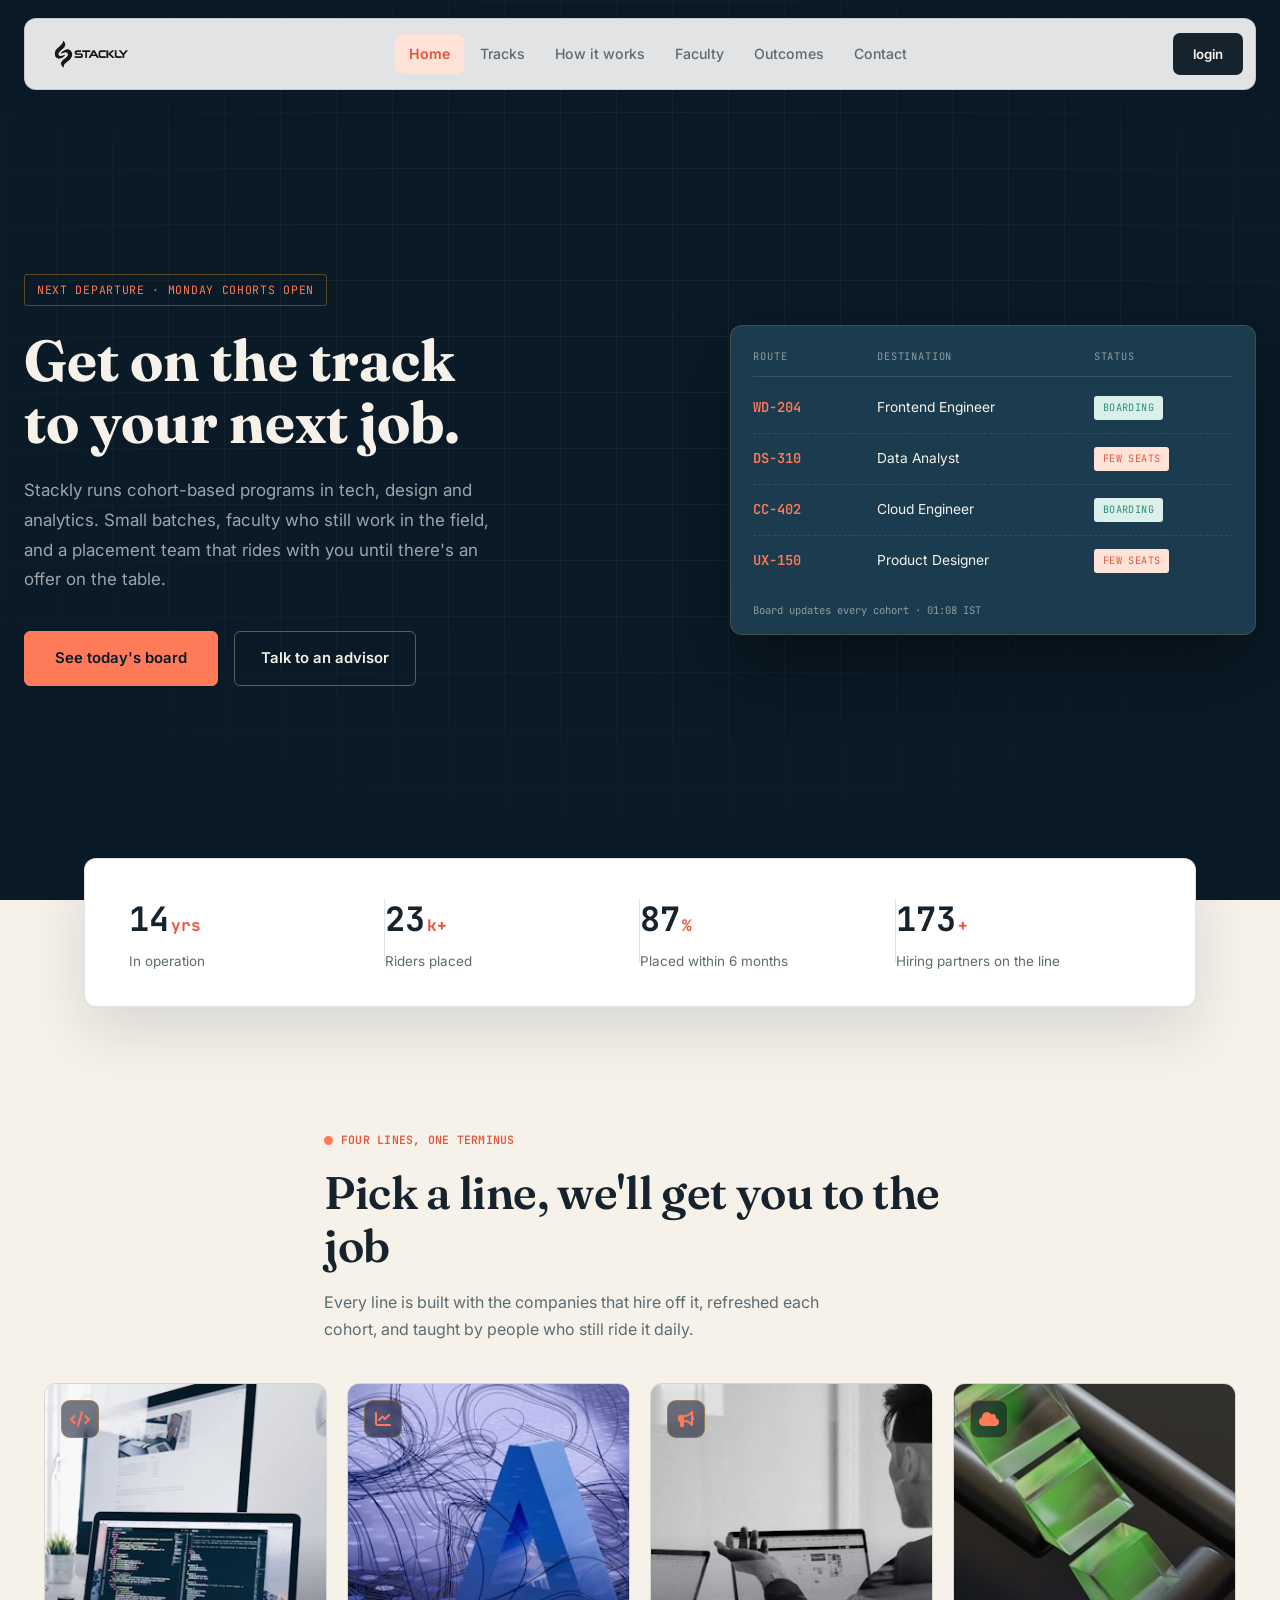
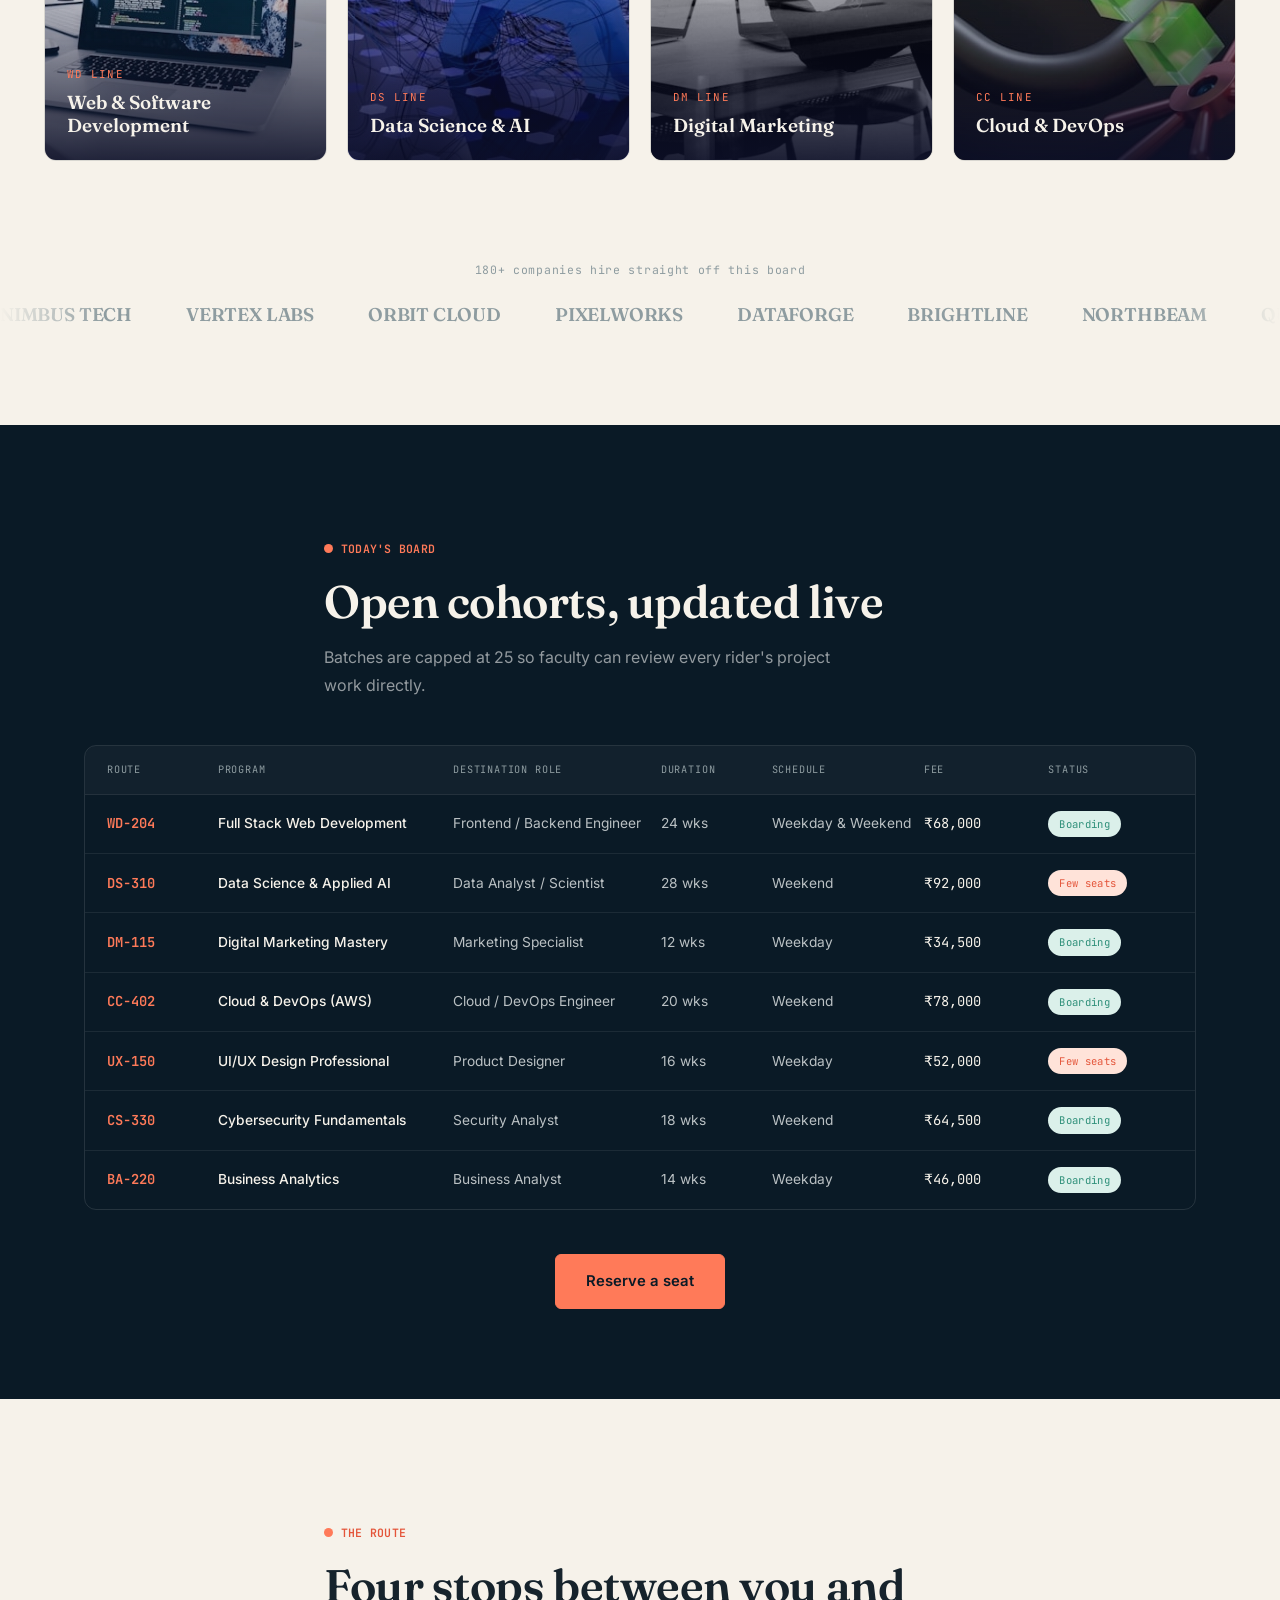
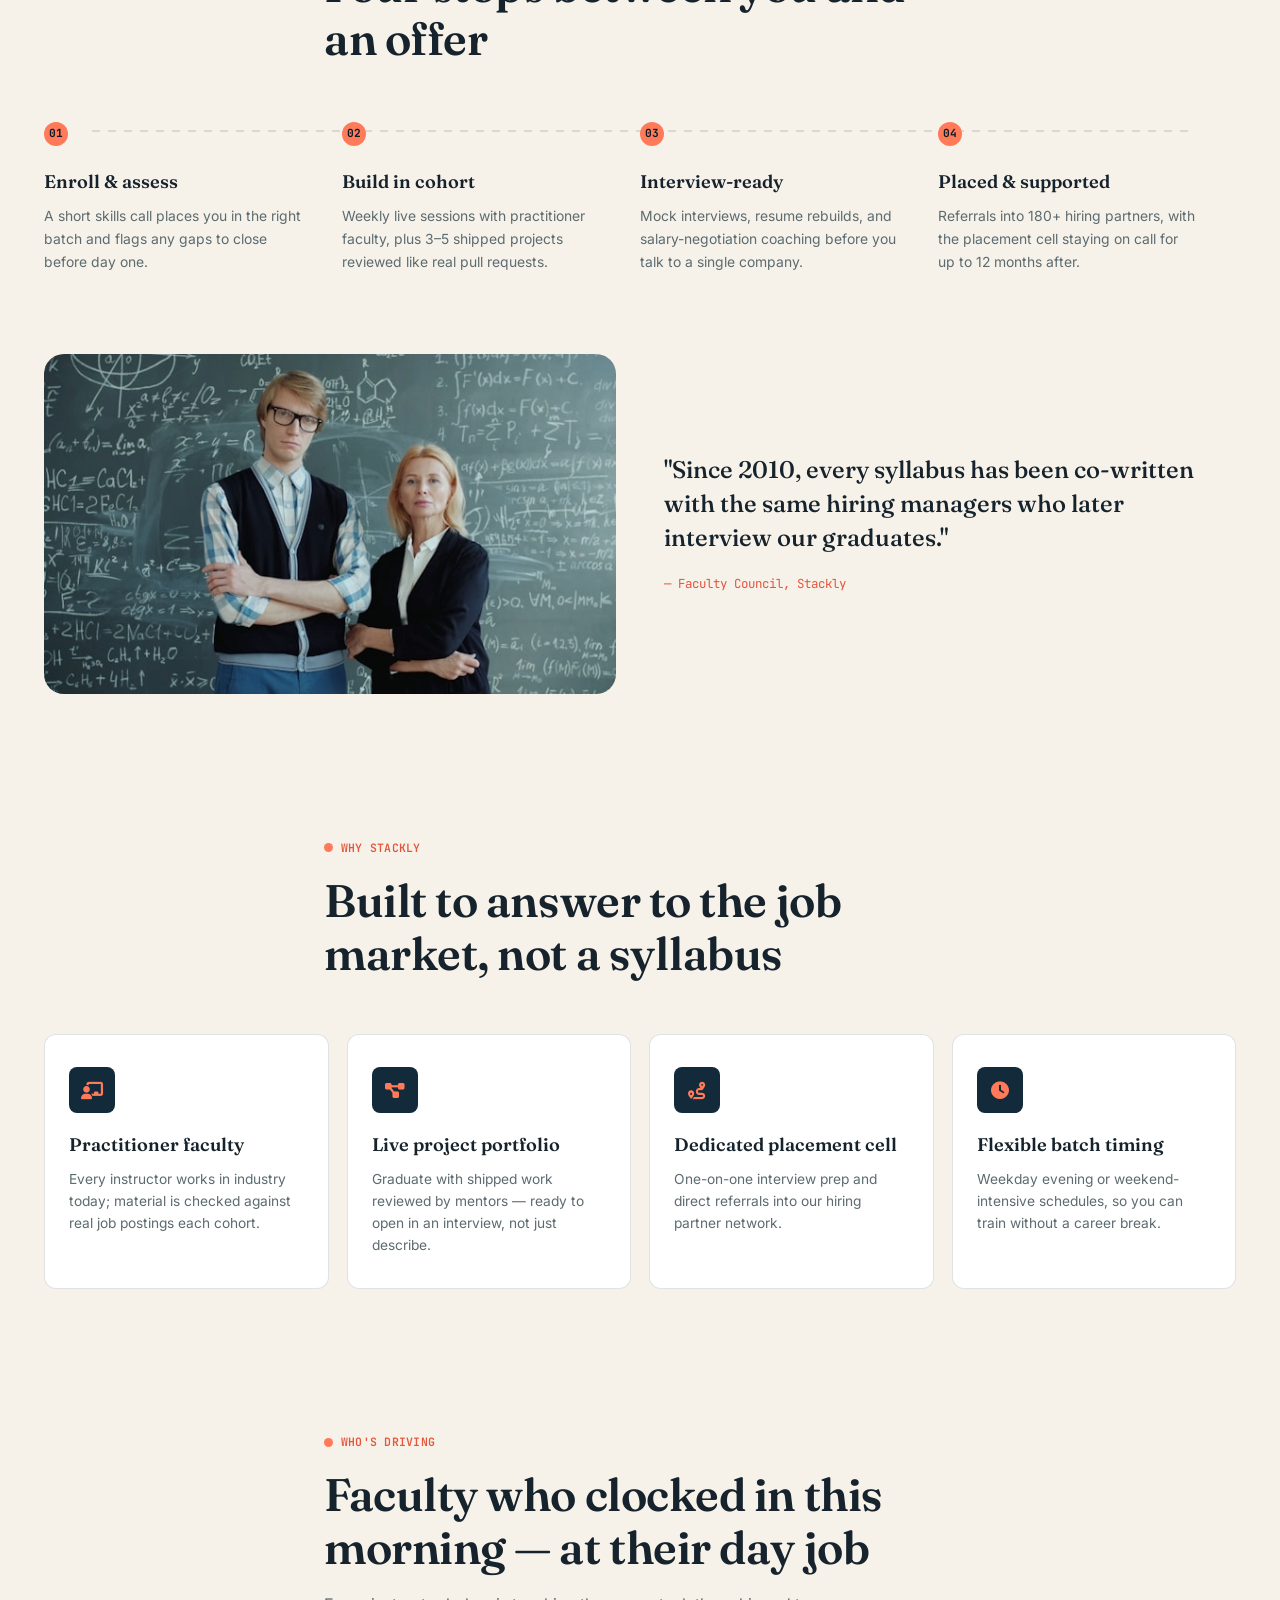
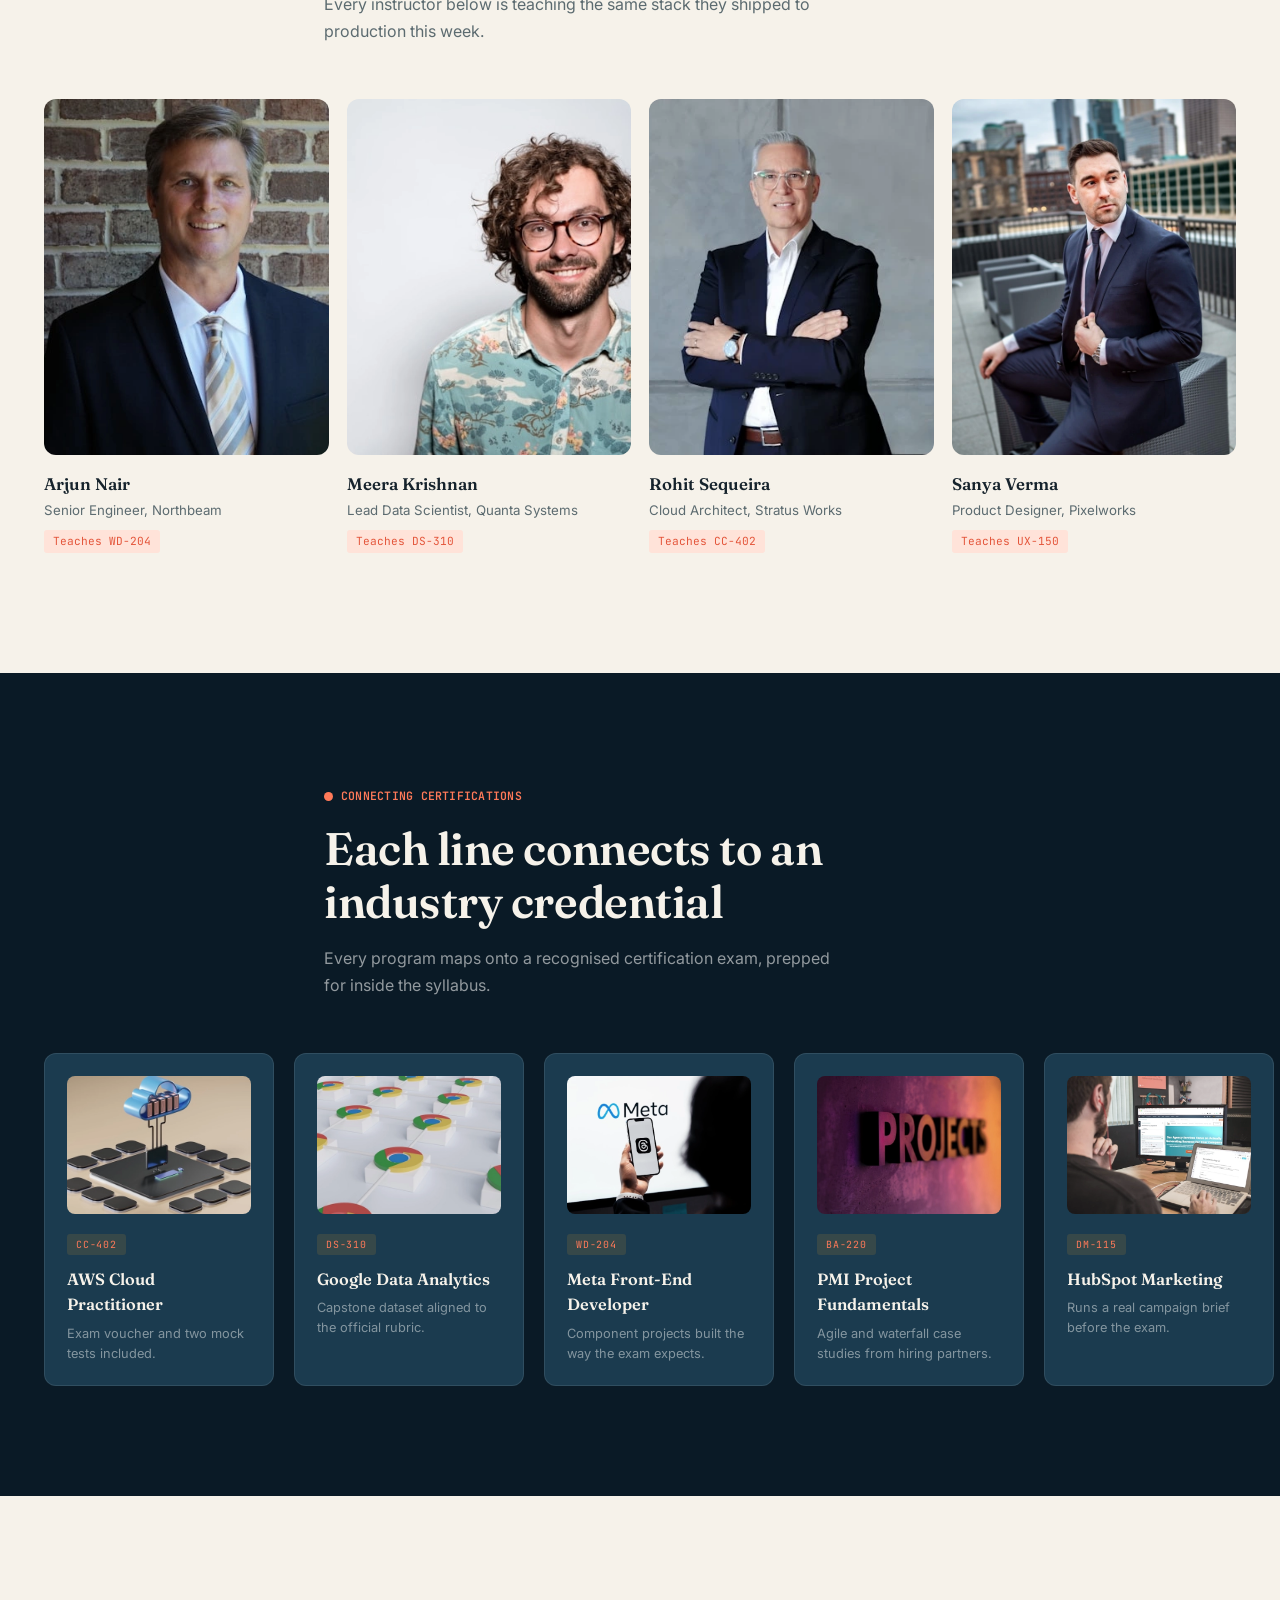
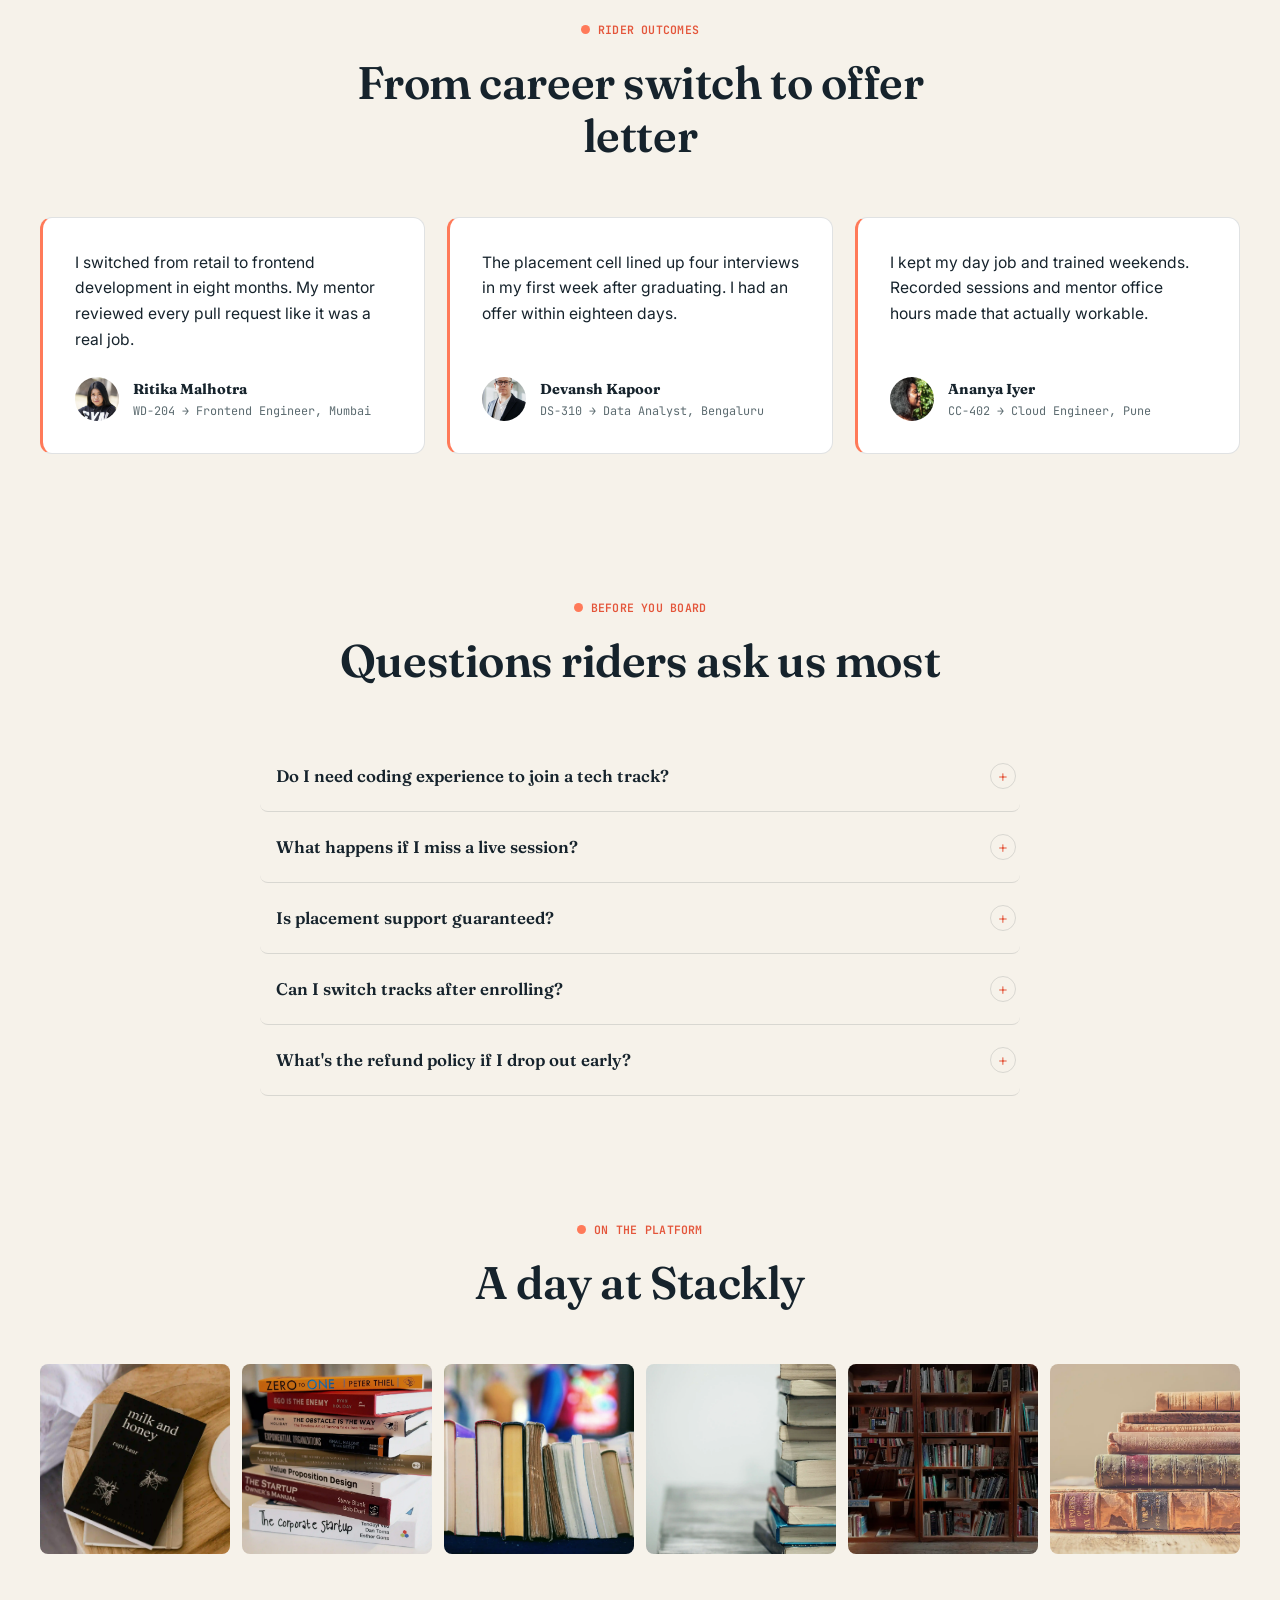
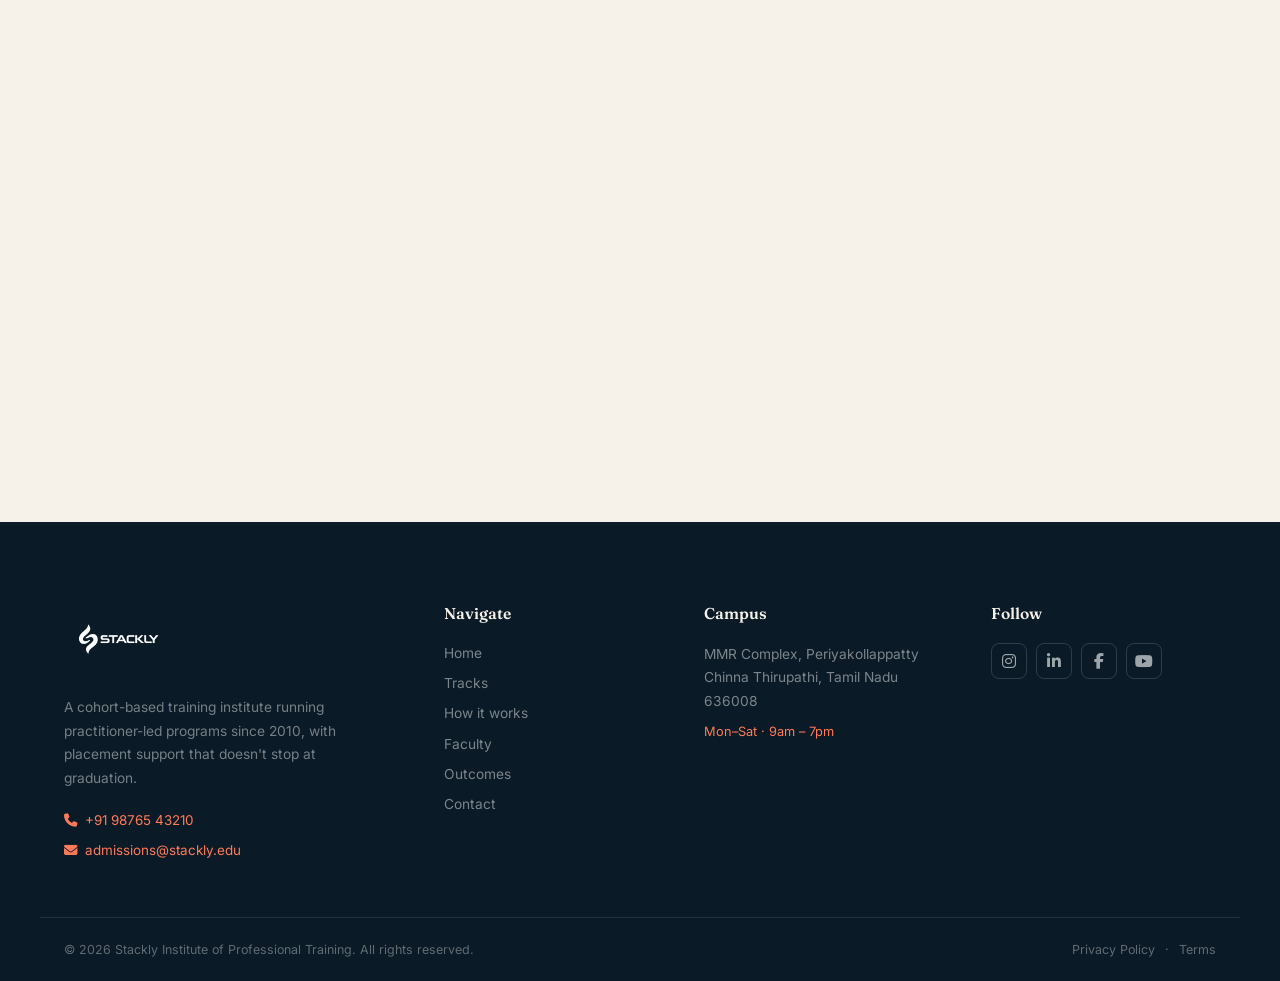
<file: index.html>
<!DOCTYPE html>
<html lang="en">
<head>
<meta charset="UTF-8">
<meta name="viewport" content="width=device-width, initial-scale=1.0">
<title>Stackly — Get on the track to your next job</title>
<meta name="description" content="Stackly is a professional training institute running cohort-based programs in web development, data science, cloud, design and marketing, with practitioner faculty and dedicated placement support.">
<link rel="preconnect" href="https://fonts.googleapis.com">
<link rel="preconnect" href="https://fonts.gstatic.com" crossorigin>
<link href="https://fonts.googleapis.com/css2?family=Fraunces:opsz,wght@9..144,500;9..144,600;9..144,700&family=Inter:wght@400;500;600;700&family=JetBrains+Mono:wght@400;500;600;700&display=swap" rel="stylesheet">
<link rel="stylesheet" href="https://cdnjs.cloudflare.com/ajax/libs/font-awesome/6.4.0/css/all.min.css">
<link rel="stylesheet" href="css/styles.css">
</head>
<body>

<div class="board-preloader" id="boardPreloader" role="status" aria-live="polite" aria-label="Loading Stackly">
  <div class="preloader-inner">
    <img src="./assets/stackly_logo.webp" alt="Stackly" class="preloader-logo-img">
    <div class="preloader-flaps" aria-hidden="true">
      <span class="flap">S</span><span class="flap">T</span><span class="flap">A</span><span class="flap">C</span><span class="flap">K</span><span class="flap">L</span><span class="flap">Y</span>
    </div>
    <span class="preloader-tag">Preparing today's board</span>
  </div>
</div>

<div class="scroll-progress-container"><div class="scroll-progress-bar" id="page-scroll-indicator"></div></div>

<div class="site-wrapper">

  <!-- ===== Header ===== -->
  <header class="navbar-wrapper" id="navbar-wrapper">
    <div class="navbar-pill">
      <a href="#home" class="navbar-brand" aria-label="Stackly — Home">
        <img src="./assets/stackly_logo.webp" alt="Stackly" class="brand-logo-img">
      </a>

      <nav class="navbar-links" id="main-nav-links">
        <a href="#home" class="nav-item active">Home</a>
        <a href="./html/tracks.html" class="nav-item">Tracks</a>
        <a href="./html/how it works.html" class="nav-item">How it works</a>
        <a href="./html/faculty.html" class="nav-item">Faculty</a>
        <a href="./html/outcomes.html" class="nav-item">Outcomes</a>
        <a href="./html/contact.html" class="nav-item">Contact</a>
        <div class="mobile-nav-actions">
          <a href="./html/login.html" class="btn-book-mobile">login</a>
        </div>
      </nav>

      <div class="navbar-actions">
        <a href="./html/login.html" class="btn-book">login</a>
        <button class="menu-hamburger" id="nav-menu-hamburger" aria-label="Toggle Navigation Menu" aria-expanded="false">
          <span class="bar"></span><span class="bar"></span><span class="bar"></span>
        </button>
      </div>
    </div>
  </header>

  <!-- ===== 1. Hero ===== -->
  <section class="hero-section" id="home">
    <div class="hero-grid-bg" aria-hidden="true"></div>
    <div class="hero-inner">
      <div class="hero-copy">
        <span class="hero-eyebrow" data-hero-el>NEXT DEPARTURE · MONDAY COHORTS OPEN</span>
        <h1 class="hero-heading" data-hero-el>Get on the track<br>to your next job.</h1>
        <p class="hero-desc" data-hero-el>Stackly runs cohort-based programs in tech, design and analytics. Small batches, faculty who still work in the field, and a placement team that rides with you until there's an offer on the table.</p>
        <div class="hero-buttons" data-hero-el>
          <a href="#board" class="btn-solid">See today's board</a>
          <a href="./html/404.html" class="btn-outline">Talk to an advisor</a>
        </div>
      </div>

      <div class="hero-board" data-hero-el aria-label="Sample departure board">
        <div class="hero-board-head">
          <span>ROUTE</span><span>DESTINATION</span><span>STATUS</span>
        </div>
        <ul class="hero-board-list">
          <li><span class="hb-code">WD‑204</span><span class="hb-dest">Frontend Engineer</span><span class="hb-status status-open">BOARDING</span></li>
          <li><span class="hb-code">DS‑310</span><span class="hb-dest">Data Analyst</span><span class="hb-status status-low">FEW SEATS</span></li>
          <li><span class="hb-code">CC‑402</span><span class="hb-dest">Cloud Engineer</span><span class="hb-status status-open">BOARDING</span></li>
          <li><span class="hb-code">UX‑150</span><span class="hb-dest">Product Designer</span><span class="hb-status status-low">FEW SEATS</span></li>
        </ul>
        <div class="hero-board-foot">Board updates every cohort · <span id="hero-clock">--:--</span> IST</div>
      </div>
    </div>
  </section>

  <!-- ===== 2. Status strip ===== -->
  <section class="stats-section">
    <div class="stats-card" id="statsCard">
      <div class="stat-col">
        <div class="stat-num"><span class="stat-number" data-target="15">0</span><span class="stat-suffix">yrs</span></div>
        <p class="stat-label">In operation</p>
      </div>
      <div class="stat-col">
        <div class="stat-num"><span class="stat-number" data-target="24">0</span><span class="stat-suffix">k+</span></div>
        <p class="stat-label">Riders placed</p>
      </div>
      <div class="stat-col">
        <div class="stat-num"><span class="stat-number" data-target="91">0</span><span class="stat-suffix">%</span></div>
        <p class="stat-label">Placed within 6 months</p>
      </div>
      <div class="stat-col">
        <div class="stat-num"><span class="stat-number" data-target="180">0</span><span class="stat-suffix">+</span></div>
        <p class="stat-label">Hiring partners on the line</p>
      </div>
    </div>
  </section>

  <!-- ===== 3. Tracks (categories) ===== -->
  <section class="tracks-section" id="tracks">
    <div class="section-inner">
      <div class="section-header">
        <span class="eyebrow">FOUR LINES, ONE TERMINUS</span>
        <h2 class="section-heading">Pick a line, we'll get you to the job</h2>
        <p class="section-sub">Every line is built with the companies that hire off it, refreshed each cohort, and taught by people who still ride it daily.</p>
      </div>

      <div class="tracks-grid">
        <a href="#board" class="track-card track-large">
          <img src="./assets/t1.webp" alt="Full stack web development training">
          <span class="track-badge"><i class="fa-solid fa-code"></i></span>
          <div class="track-overlay"><span class="track-code">WD LINE</span><span class="track-label">Web &amp; Software Development</span></div>
        </a>
        <a href="#board" class="track-card track-small">
          <img src="./assets/t2.webp" alt="Data science and AI training">
          <span class="track-badge"><i class="fa-solid fa-chart-line"></i></span>
          <div class="track-overlay"><span class="track-code">DS LINE</span><span class="track-label">Data Science &amp; AI</span></div>
        </a>
        <a href="#board" class="track-card track-small">
          <img src="./assets/t3.webp" alt="Digital marketing training">
          <span class="track-badge"><i class="fa-solid fa-bullhorn"></i></span>
          <div class="track-overlay"><span class="track-code">DM LINE</span><span class="track-label">Digital Marketing</span></div>
        </a>
        <a href="#board" class="track-card track-large">
          <img src="./assets/t4.webp" alt="Cloud and DevOps training">
          <span class="track-badge"><i class="fa-solid fa-cloud"></i></span>
          <div class="track-overlay"><span class="track-code">CC LINE</span><span class="track-label">Cloud &amp; DevOps</span></div>
        </a>
      </div>
    </div>
  </section>

  <!-- ===== 3b. Hiring partners marquee ===== -->
  <section class="partners-section" aria-label="Hiring partners">
    <p class="partners-caption">180+ companies hire straight off this board</p>
    <div class="partners-marquee">
      <div class="partners-track">
        <span>NIMBUS TECH</span><span>VERTEX LABS</span><span>ORBIT CLOUD</span><span>PIXELWORKS</span>
        <span>DATAFORGE</span><span>BRIGHTLINE</span><span>NORTHBEAM</span><span>QUANTA SYSTEMS</span>
        <span>HALCYON DIGITAL</span><span>STRATUS WORKS</span>
      </div>
      <div class="partners-track" aria-hidden="true">
        <span>NIMBUS TECH</span><span>VERTEX LABS</span><span>ORBIT CLOUD</span><span>PIXELWORKS</span>
        <span>DATAFORGE</span><span>BRIGHTLINE</span><span>NORTHBEAM</span><span>QUANTA SYSTEMS</span>
        <span>HALCYON DIGITAL</span><span>STRATUS WORKS</span>
      </div>
    </div>
  </section>

  <!-- ===== 4. Departure board (programs) ===== -->
  <section class="board-section" id="board">
    <div class="board-header">
      <span class="eyebrow light">TODAY'S BOARD</span>
      <h2 class="section-heading light">Open cohorts, updated live</h2>
      <p class="section-sub light">Batches are capped at 25 so faculty can review every rider's project work directly.</p>
    </div>

    <div class="board-table-wrap">
      <div class="board-table" role="table" aria-label="Open programs">
        <div class="board-row board-row-head" role="row">
          <span role="columnheader">Route</span>
          <span role="columnheader">Program</span>
          <span role="columnheader">Destination role</span>
          <span role="columnheader">Duration</span>
          <span role="columnheader">Schedule</span>
          <span role="columnheader">Fee</span>
          <span role="columnheader">Status</span>
        </div>

        <div class="board-row" role="row">
          <span class="b-code" role="cell">WD‑204</span>
          <span class="b-name" role="cell">Full Stack Web Development</span>
          <span role="cell">Frontend / Backend Engineer</span>
          <span role="cell">24 wks</span>
          <span role="cell">Weekday &amp; Weekend</span>
          <span class="b-fee" role="cell">₹68,000</span>
          <span role="cell"><span class="status-pill status-open">Boarding</span></span>
        </div>
        <div class="board-row" role="row">
          <span class="b-code" role="cell">DS‑310</span>
          <span class="b-name" role="cell">Data Science &amp; Applied AI</span>
          <span role="cell">Data Analyst / Scientist</span>
          <span role="cell">28 wks</span>
          <span role="cell">Weekend</span>
          <span class="b-fee" role="cell">₹92,000</span>
          <span role="cell"><span class="status-pill status-low">Few seats</span></span>
        </div>
        <div class="board-row" role="row">
          <span class="b-code" role="cell">DM‑115</span>
          <span class="b-name" role="cell">Digital Marketing Mastery</span>
          <span role="cell">Marketing Specialist</span>
          <span role="cell">12 wks</span>
          <span role="cell">Weekday</span>
          <span class="b-fee" role="cell">₹34,500</span>
          <span role="cell"><span class="status-pill status-open">Boarding</span></span>
        </div>
        <div class="board-row" role="row">
          <span class="b-code" role="cell">CC‑402</span>
          <span class="b-name" role="cell">Cloud &amp; DevOps (AWS)</span>
          <span role="cell">Cloud / DevOps Engineer</span>
          <span role="cell">20 wks</span>
          <span role="cell">Weekend</span>
          <span class="b-fee" role="cell">₹78,000</span>
          <span role="cell"><span class="status-pill status-open">Boarding</span></span>
        </div>
        <div class="board-row" role="row">
          <span class="b-code" role="cell">UX‑150</span>
          <span class="b-name" role="cell">UI/UX Design Professional</span>
          <span role="cell">Product Designer</span>
          <span role="cell">16 wks</span>
          <span role="cell">Weekday</span>
          <span class="b-fee" role="cell">₹52,000</span>
          <span role="cell"><span class="status-pill status-low">Few seats</span></span>
        </div>
        <div class="board-row" role="row">
          <span class="b-code" role="cell">CS‑330</span>
          <span class="b-name" role="cell">Cybersecurity Fundamentals</span>
          <span role="cell">Security Analyst</span>
          <span role="cell">18 wks</span>
          <span role="cell">Weekend</span>
          <span class="b-fee" role="cell">₹64,500</span>
          <span role="cell"><span class="status-pill status-open">Boarding</span></span>
        </div>
        <div class="board-row" role="row">
          <span class="b-code" role="cell">BA‑220</span>
          <span class="b-name" role="cell">Business Analytics</span>
          <span role="cell">Business Analyst</span>
          <span role="cell">14 wks</span>
          <span role="cell">Weekday</span>
          <span class="b-fee" role="cell">₹46,000</span>
          <span role="cell"><span class="status-pill status-open">Boarding</span></span>
        </div>
      </div>
    </div>
    <div class="board-cta">
      <a href="./html/404.html" class="btn-solid light">Reserve a seat</a>
    </div>
  </section>

  <!-- ===== 5. Route / How it works ===== -->
  <section class="route-section" id="route">
    <div class="section-inner">
      <div class="section-header">
        <span class="eyebrow">THE ROUTE</span>
        <h2 class="section-heading">Four stops between you and an offer</h2>
      </div>

      <div class="route-line">
        <div class="route-stop">
          <span class="route-stop-num">01</span>
          <h3>Enroll &amp; assess</h3>
          <p>A short skills call places you in the right batch and flags any gaps to close before day one.</p>
        </div>
        <div class="route-stop">
          <span class="route-stop-num">02</span>
          <h3>Build in cohort</h3>
          <p>Weekly live sessions with practitioner faculty, plus 3–5 shipped projects reviewed like real pull requests.</p>
        </div>
        <div class="route-stop">
          <span class="route-stop-num">03</span>
          <h3>Interview-ready</h3>
          <p>Mock interviews, resume rebuilds, and salary-negotiation coaching before you talk to a single company.</p>
        </div>
        <div class="route-stop">
          <span class="route-stop-num">04</span>
          <h3>Placed &amp; supported</h3>
          <p>Referrals into 180+ hiring partners, with the placement cell staying on call for up to 12 months after.</p>
        </div>
      </div>

      <div class="route-photo-row">
        <img src="./assets/t5.webp" alt="Instructor reviewing a learner's project at Stackly">
        <div class="route-photo-note">
          <p>"Since 2010, every syllabus has been co-written with the same hiring managers who later interview our graduates."</p>
          <span>— Faculty Council, Stackly</span>
        </div>
      </div>
    </div>
  </section>

  <!-- ===== 6. Why choose us ===== -->
  <section class="why-section">
    <div class="section-inner">
      <div class="section-header">
        <span class="eyebrow">WHY STACKLY</span>
        <h2 class="section-heading">Built to answer to the job market, not a syllabus</h2>
      </div>
      <div class="why-grid">
        <div class="why-card">
          <span class="why-icon"><i class="fa-solid fa-chalkboard-user"></i></span>
          <h3>Practitioner faculty</h3>
          <p>Every instructor works in industry today; material is checked against real job postings each cohort.</p>
        </div>
        <div class="why-card">
          <span class="why-icon"><i class="fa-solid fa-diagram-project"></i></span>
          <h3>Live project portfolio</h3>
          <p>Graduate with shipped work reviewed by mentors — ready to open in an interview, not just describe.</p>
        </div>
        <div class="why-card">
          <span class="why-icon"><i class="fa-solid fa-route"></i></span>
          <h3>Dedicated placement cell</h3>
          <p>One-on-one interview prep and direct referrals into our hiring partner network.</p>
        </div>
        <div class="why-card">
          <span class="why-icon"><i class="fa-solid fa-clock"></i></span>
          <h3>Flexible batch timing</h3>
          <p>Weekday evening or weekend-intensive schedules, so you can train without a career break.</p>
        </div>
      </div>
    </div>
  </section>

  <!-- ===== 6b. Faculty spotlight ===== -->
  <section class="faculty-section" id="faculty">
    <div class="section-inner">
      <div class="section-header">
        <span class="eyebrow">WHO'S DRIVING</span>
        <h2 class="section-heading">Faculty who clocked in this morning — at their day job</h2>
        <p class="section-sub">Every instructor below is teaching the same stack they shipped to production this week.</p>
      </div>
      <div class="faculty-grid">
        <div class="faculty-card">
          <img src="./assets/l25.webp" alt="Portrait of Arjun Nair">
          <h3>Arjun Nair</h3>
          <p class="faculty-role">Senior Engineer, Northbeam</p>
          <p class="faculty-track">Teaches WD‑204</p>
        </div>
        <div class="faculty-card">
          <img src="./assets/l29.webp" alt="Portrait of Meera Krishnan">
          <h3>Meera Krishnan</h3>
          <p class="faculty-role">Lead Data Scientist, Quanta Systems</p>
          <p class="faculty-track">Teaches DS‑310</p>
        </div>
        <div class="faculty-card">
          <img src="./assets/l51.webp" alt="Portrait of Rohit Sequeira">
          <h3>Rohit Sequeira</h3>
          <p class="faculty-role">Cloud Architect, Stratus Works</p>
          <p class="faculty-track">Teaches CC‑402</p>
        </div>
        <div class="faculty-card">
          <img src="./assets/l52.webp" alt="Portrait of Sanya Verma">
          <h3>Sanya Verma</h3>
          <p class="faculty-role">Product Designer, Pixelworks</p>
          <p class="faculty-track">Teaches UX‑150</p>
        </div>
      </div>
    </div>
  </section>

  <!-- ===== 7. Certification connections ===== -->
  <section class="connections-section">
    <div class="section-header">
      <span class="eyebrow light">CONNECTING CERTIFICATIONS</span>
      <h2 class="section-heading light">Each line connects to an industry credential</h2>
      <p class="section-sub light">Every program maps onto a recognised certification exam, prepped for inside the syllabus.</p>
    </div>

    <div class="connections-track-wrap" id="connections-track-wrap">
      <div class="connections-track" id="connections-track">
        <article class="conn-card">
          <div class="conn-photo"><img src="./assets/t6.webp" alt="AWS Certified Cloud Practitioner"></div>
          <span class="conn-tag">CC‑402</span>
          <h3>AWS Cloud Practitioner</h3>
          <p>Exam voucher and two mock tests included.</p>
        </article>
        <article class="conn-card">
          <div class="conn-photo"><img src="./assets/t7.webp" alt="Google Data Analytics certificate"></div>
          <span class="conn-tag">DS‑310</span>
          <h3>Google Data Analytics</h3>
          <p>Capstone dataset aligned to the official rubric.</p>
        </article>
        <article class="conn-card">
          <div class="conn-photo"><img src="./assets/t8.webp" alt="Meta Front-End Developer certificate"></div>
          <span class="conn-tag">WD‑204</span>
          <h3>Meta Front-End Developer</h3>
          <p>Component projects built the way the exam expects.</p>
        </article>
        <article class="conn-card">
          <div class="conn-photo"><img src="./assets/t10.webp" alt="PMI Project Management certificate"></div>
          <span class="conn-tag">BA‑220</span>
          <h3>PMI Project Fundamentals</h3>
          <p>Agile and waterfall case studies from hiring partners.</p>
        </article>
        <article class="conn-card">
          <div class="conn-photo"><img src="./assets/t9.webp" alt="HubSpot Marketing certificate"></div>
          <span class="conn-tag">DM‑115</span>
          <h3>HubSpot Marketing</h3>
          <p>Runs a real campaign brief before the exam.</p>
        </article>
      </div>
    </div>
  </section>

  <!-- ===== 8. Testimonials ===== -->
  <section class="riders-section" id="outcomes">
    <div class="section-header">
      <span class="eyebrow">RIDER OUTCOMES</span>
      <h2 class="section-heading">From career switch to offer letter</h2>
    </div>
    <div class="riders-grid">
      <div class="rider-card">
        <p class="rider-quote">I switched from retail to frontend development in eight months. My mentor reviewed every pull request like it was a real job.</p>
        <div class="rider-footer">
          <img src="./assets/l18.webp" alt="Ritika Malhotra">
          <div><h4>Ritika Malhotra</h4><p>WD‑204 → Frontend Engineer, Mumbai</p></div>
        </div>
      </div>
      <div class="rider-card">
        <p class="rider-quote">The placement cell lined up four interviews in my first week after graduating. I had an offer within eighteen days.</p>
        <div class="rider-footer">
          <img src="./assets/r11.webp" alt="Devansh Kapoor">
          <div><h4>Devansh Kapoor</h4><p>DS‑310 → Data Analyst, Bengaluru</p></div>
        </div>
      </div>
      <div class="rider-card">
        <p class="rider-quote">I kept my day job and trained weekends. Recorded sessions and mentor office hours made that actually workable.</p>
        <div class="rider-footer">
          <img src="./assets/l53.webp" alt="Ananya Iyer">
          <div><h4>Ananya Iyer</h4><p>CC‑402 → Cloud Engineer, Pune</p></div>
        </div>
      </div>
    </div>
  </section>

  <!-- ===== 8b. FAQ ===== -->
  <section class="faq-section" id="faq">
    <div class="section-inner">
      <div class="section-header">
        <span class="eyebrow">BEFORE YOU BOARD</span>
        <h2 class="section-heading">Questions riders ask us most</h2>
      </div>
      <div class="faq-list">
        <div class="faq-item">
          <button class="faq-question" aria-expanded="false">
            <span>Do I need coding experience to join a tech track?</span>
            <span class="faq-icon">+</span>
          </button>
          <div class="faq-answer">
            <p>No. WD‑204, DS‑310 and CC‑402 all start from fundamentals in week one. If you already code, a quick skills call places you further along so you're not repeating material.</p>
          </div>
        </div>
        <div class="faq-item">
          <button class="faq-question" aria-expanded="false">
            <span>What happens if I miss a live session?</span>
            <span class="faq-icon">+</span>
          </button>
          <div class="faq-answer">
            <p>Every session is recorded and posted within a few hours, and mentor office hours run twice a week so you can catch up on anything that didn't land the first time.</p>
          </div>
        </div>
        <div class="faq-item">
          <button class="faq-question" aria-expanded="false">
            <span>Is placement support guaranteed?</span>
            <span class="faq-icon">+</span>
          </button>
          <div class="faq-answer">
            <p>We don't promise a job — no honest institute can. What we commit to is interview prep, referrals into our 180+ hiring partners, and staying on call for up to 12 months after you graduate.</p>
          </div>
        </div>
        <div class="faq-item">
          <button class="faq-question" aria-expanded="false">
            <span>Can I switch tracks after enrolling?</span>
            <span class="faq-icon">+</span>
          </button>
          <div class="faq-answer">
            <p>Yes, within the first two weeks of a cohort, subject to seats being open on the new line. Talk to your admissions advisor and they'll handle the transfer.</p>
          </div>
        </div>
        <div class="faq-item">
          <button class="faq-question" aria-expanded="false">
            <span>What's the refund policy if I drop out early?</span>
            <span class="faq-icon">+</span>
          </button>
          <div class="faq-answer">
            <p>Full refund within the first 7 days of a cohort, minus a small registration fee. After that, refunds are prorated for the weeks you haven't attended.</p>
          </div>
        </div>
      </div>
    </div>
  </section>

  <!-- ===== 9. Gallery ===== -->
  <section class="platform-section">
    <div class="section-header">
      <span class="eyebrow">ON THE PLATFORM</span>
      <h2 class="section-heading">A day at Stackly</h2>
    </div>
    <div class="platform-grid">
      <a href="./html/404.html" class="platform-item"><img src="./assets/c1.webp" alt="Learners in a Stackly classroom"></a>
      <a href="./html/404.html" class="platform-item"><img src="./assets/c2.webp" alt="Group project discussion"></a>
      <a href="./html/404.html" class="platform-item"><img src="./assets/c3.webp" alt="Graduation day at Stackly"></a>
      <a href="./html/404.html" class="platform-item"><img src="./assets/c4.webp" alt="Study group working together"></a>
      <a href="./html/404.html" class="platform-item"><img src="./assets/c5.webp" alt="Mentor session in progress"></a>
      <a href="./html/404.html" class="platform-item"><img src="./assets/c6.webp" alt="Learners collaborating on a project"></a>
    </div>
  </section>

  <!-- ===== CTA banner ===== -->
  <section class="cta-banner-section">
    <div class="cta-card">
      <h2 class="cta-heading">The next batch is boarding.<br>Yours doesn't have to wait.</h2>
      <a href="./html/404.html" class="cta-btn">Book a free counselling session</a>
    </div>
  </section>

  <!-- ===== Footer ===== -->
  <footer class="site-footer" id="contact">
    <div class="footer-inner">
      <div class="footer-col footer-brand-col">
        <a href="#home" class="footer-logo" aria-label="Stackly — Home">
          <img src="./assets/stackly_logo.webp" alt="Stackly" class="brand-logo-img footer-logo-img">
        </a>
        <p class="footer-tagline">A cohort-based training institute running practitioner-led programs since 2010, with placement support that doesn't stop at graduation.</p>
        <div class="footer-contact">
          <a href="./html/404.html"><i class="fa-solid fa-phone"></i> +91 98765 43210</a>
          <a href="./html/404.html"><i class="fa-solid fa-envelope"></i> admissions@stackly.edu</a>
        </div>
      </div>
      <div class="footer-col">
        <h4>Navigate</h4>
        <nav class="footer-nav">
          <a href="#home">Home</a>
          <a href="./html/tracks.html">Tracks</a>
          <a href="./html/how it works.html">How it works</a>
          <a href="./html/faculty.html">Faculty</a>
          <a href="./html/outcomes.html">Outcomes</a>
          <a href="./html/contact.html">Contact</a>
        </nav>
      </div>
      <div class="footer-col">
        <h4>Campus</h4>
        <address>
          MMR Complex, Periyakollappatty<br>
          Chinna Thirupathi, Tamil Nadu 636008
        </address>
        <p class="footer-hours">Mon–Sat · 9am – 7pm</p>
      </div>
      <div class="footer-col footer-social-col">
        <h4>Follow</h4>
        <div class="footer-social-icons">
          <a href="./html/404.html" aria-label="Instagram"><i class="fa-brands fa-instagram"></i></a>
          <a href="./html/404.html" aria-label="LinkedIn"><i class="fa-brands fa-linkedin-in"></i></a>
          <a href="./html/404.html" aria-label="Facebook"><i class="fa-brands fa-facebook-f"></i></a>
          <a href="./html/404.html" aria-label="YouTube"><i class="fa-brands fa-youtube"></i></a>
        </div>
      </div>
    </div>
    <div class="footer-bottom">
      <p>&copy; 2026 Stackly Institute of Professional Training. All rights reserved.</p>
      <div class="footer-bottom-links"><a href="./html/404.html">Privacy Policy</a><span>·</span><a href="./html/404.html">Terms</a></div>
    </div>
  </footer>

</div>

<button id="back-to-top" class="back-to-top" aria-label="Back to top">
  <svg viewBox="0 0 24 24" fill="none" stroke="currentColor" stroke-width="2.4" stroke-linecap="round" stroke-linejoin="round"><polyline points="18 15 12 9 6 15"></polyline></svg>
</button>

<script src="https://cdnjs.cloudflare.com/ajax/libs/gsap/3.12.5/gsap.min.js"></script>
<script src="js/script.js"></script>
</body>
</html>
</file>
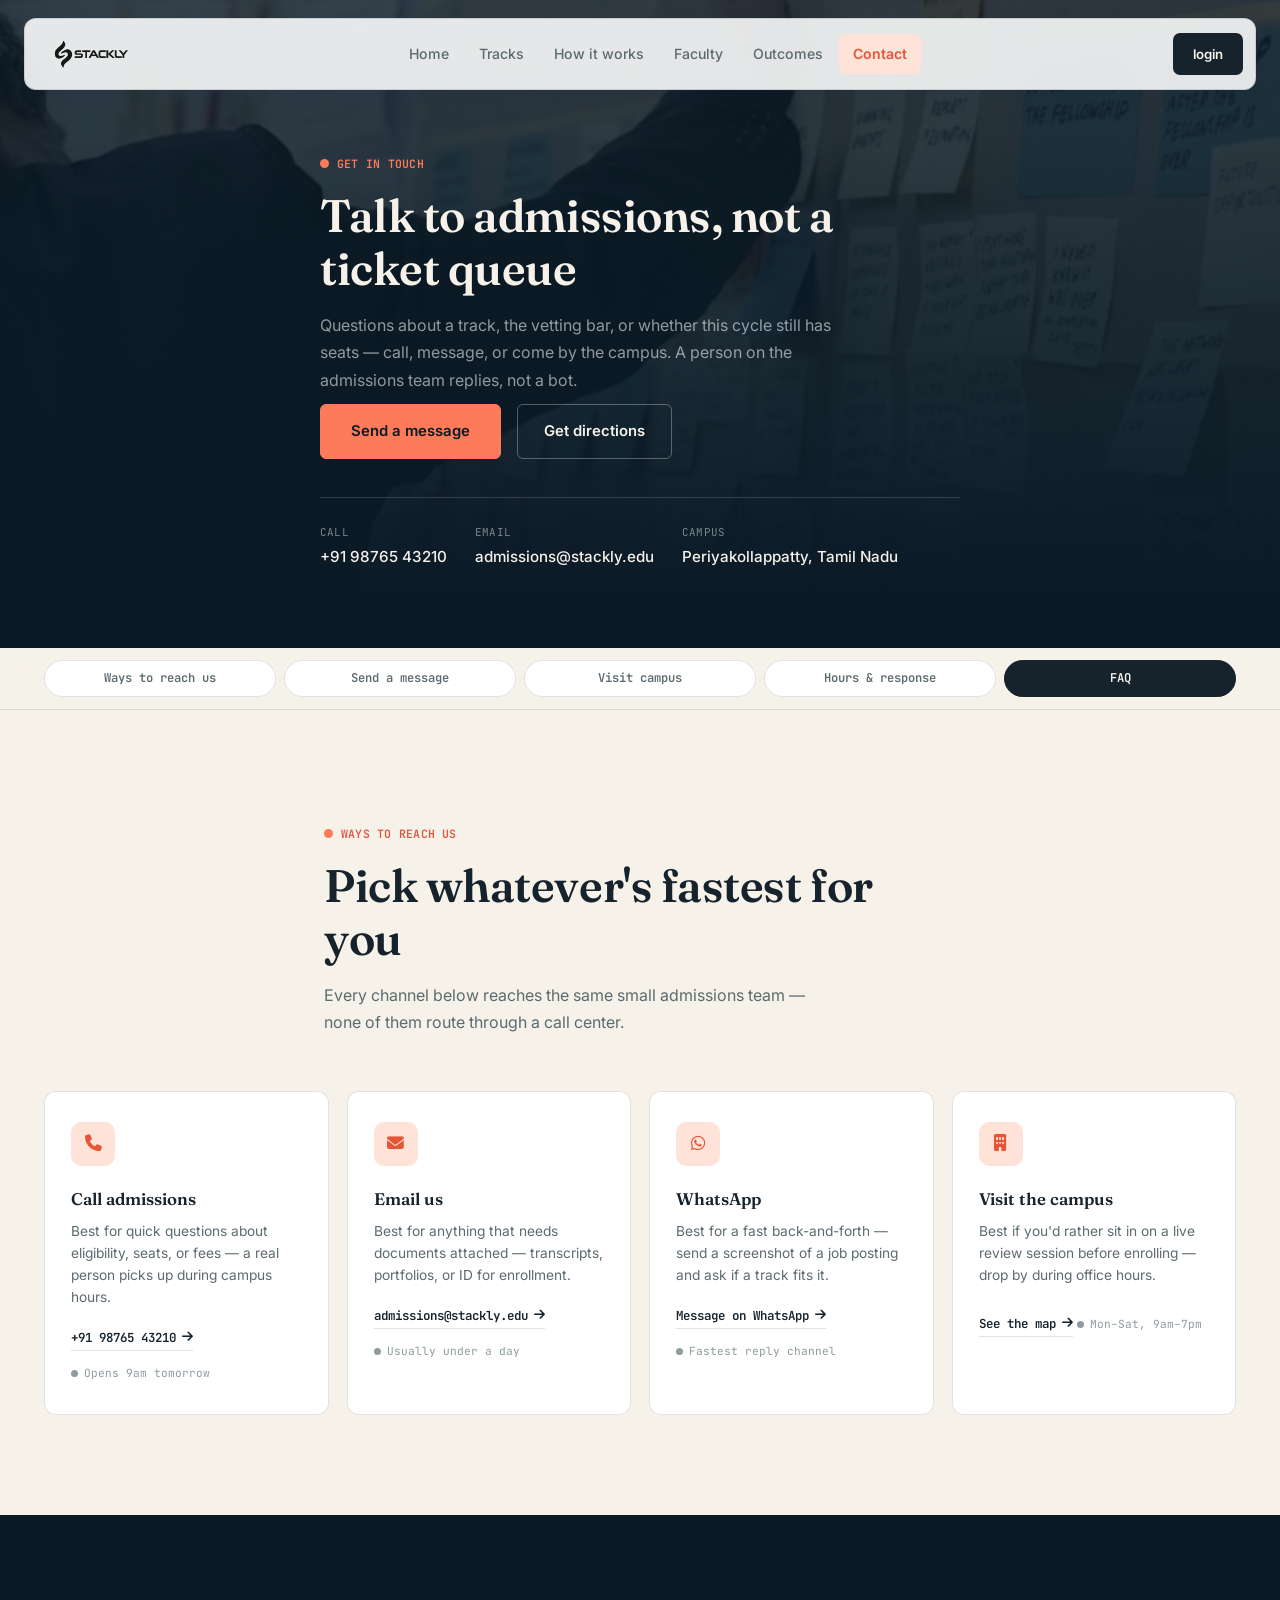
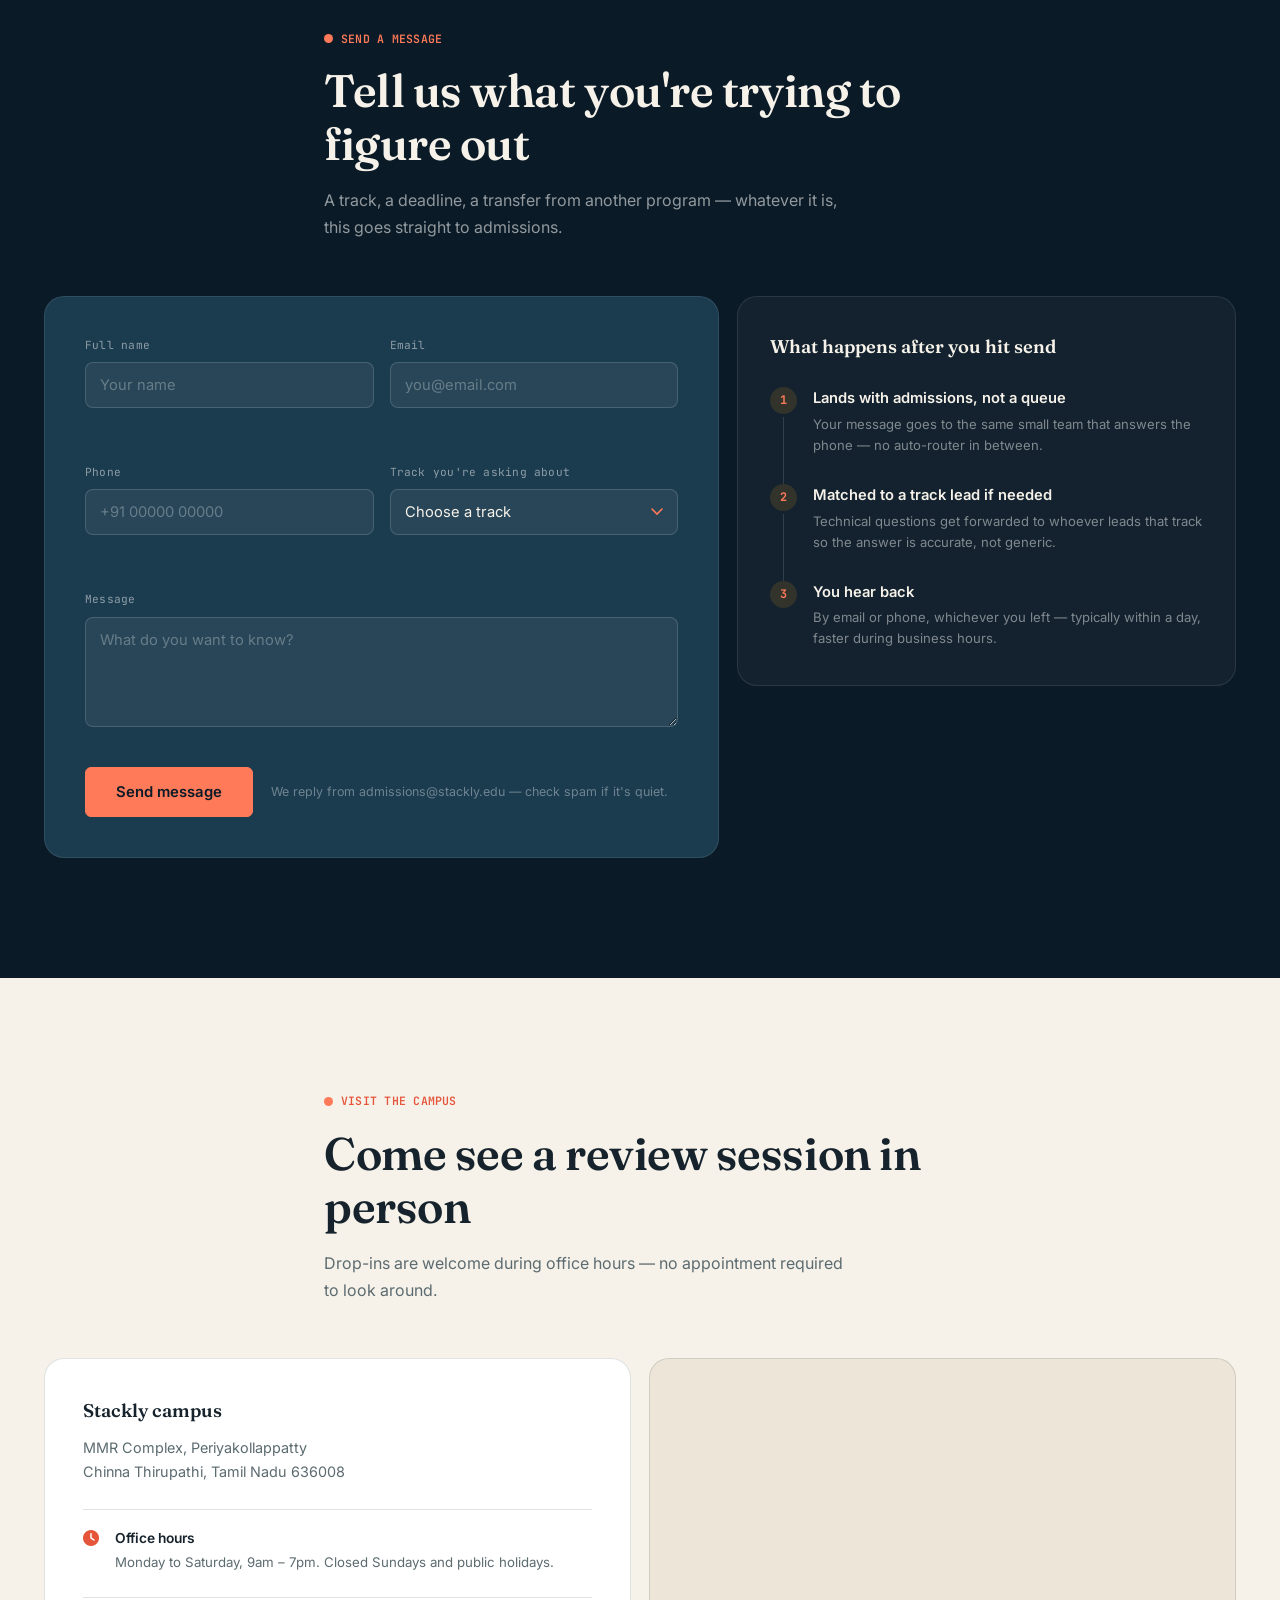
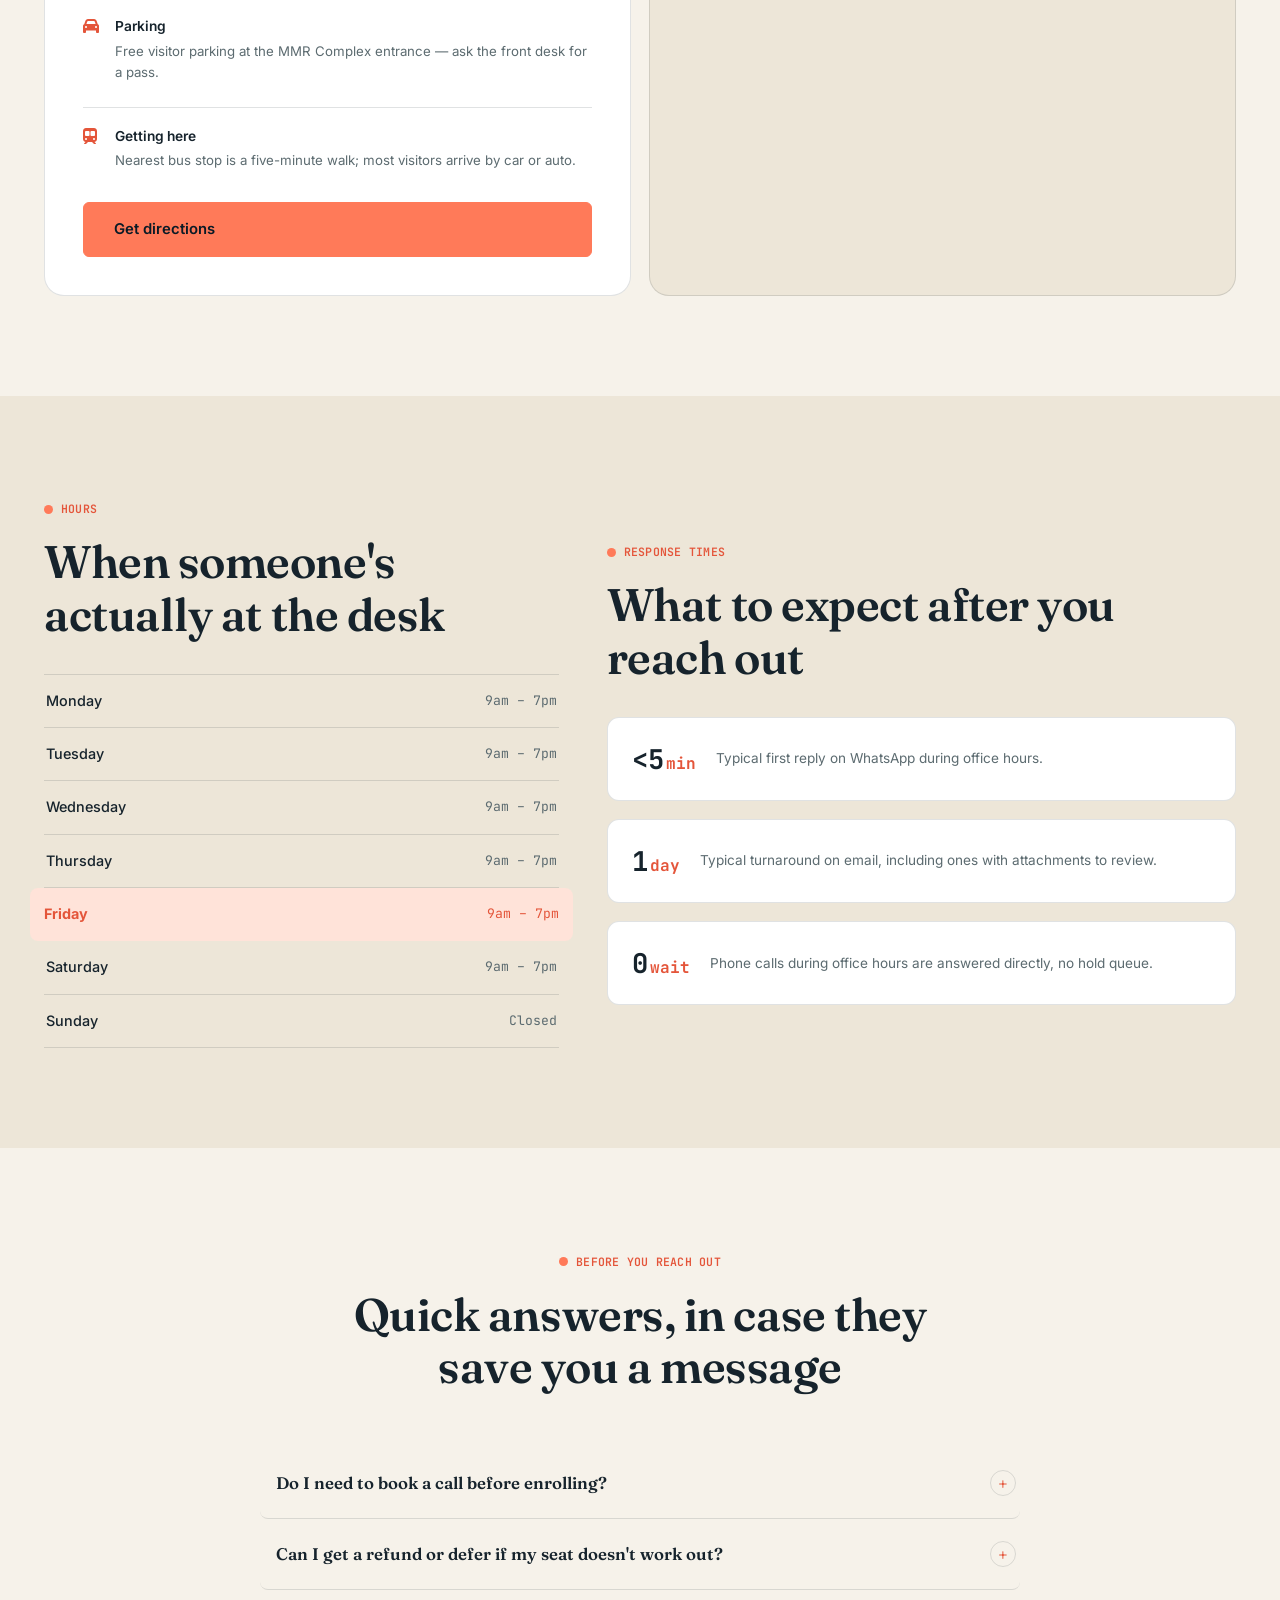
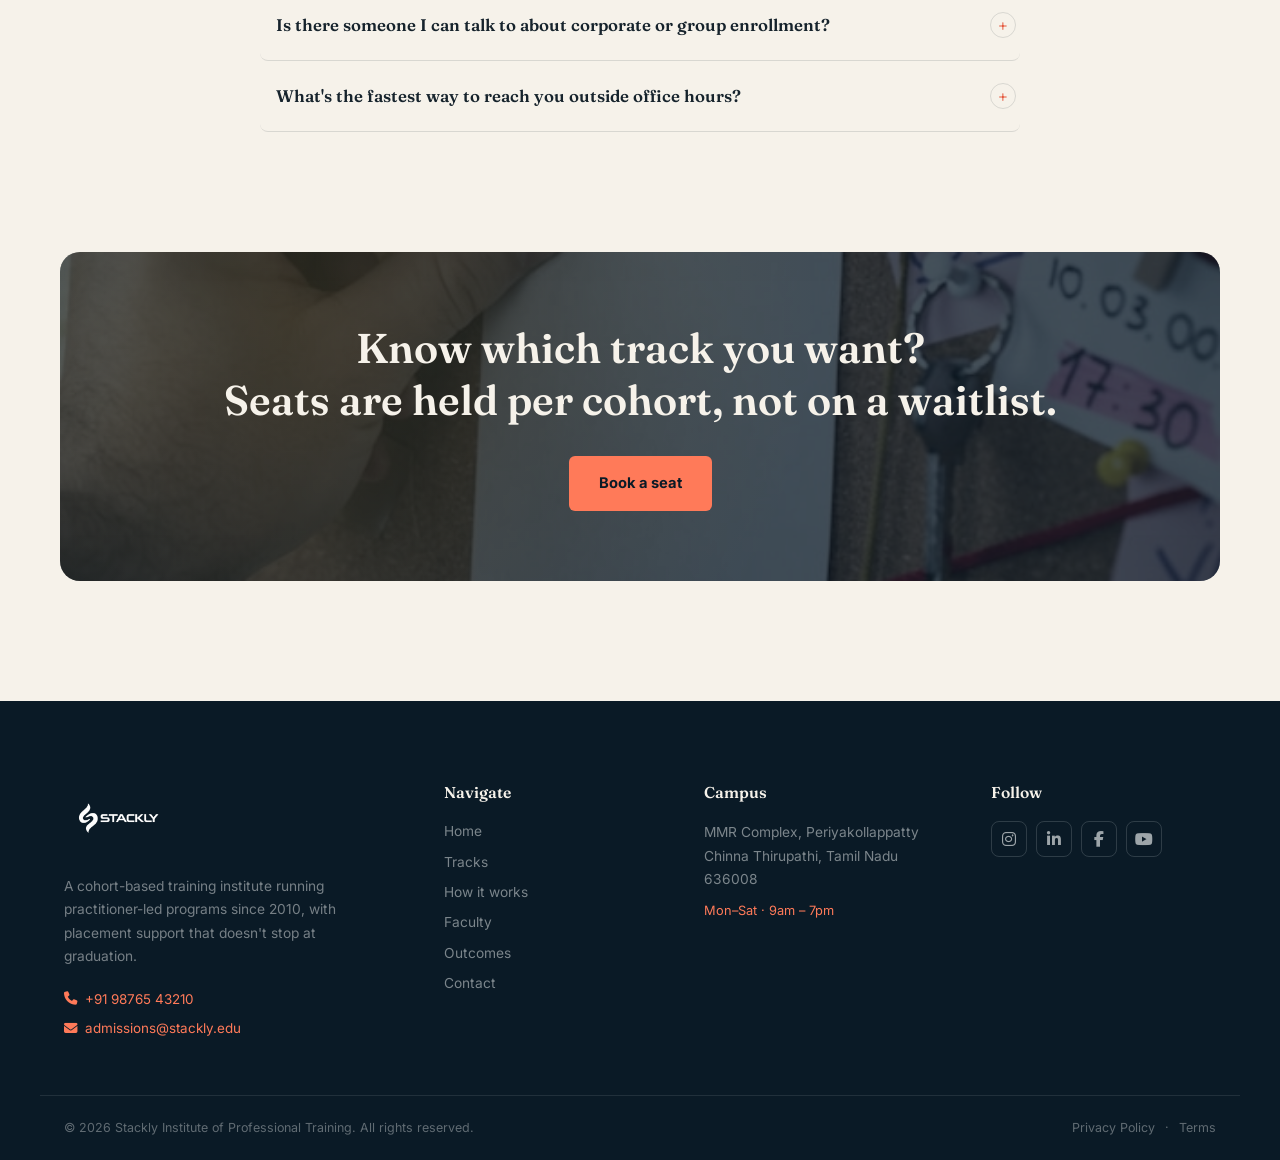
<file: html/contact.html>
<!DOCTYPE html>
<html lang="en">
<head>
<meta charset="UTF-8">
<meta name="viewport" content="width=device-width, initial-scale=1.0">
<title>Contact — Stackly</title>
<meta name="description" content="Get in touch with Stackly admissions: call, email, or WhatsApp the team directly, send a message, or visit the campus in Tamil Nadu. Real response times, no ticket queue.">
<link rel="preconnect" href="https://fonts.googleapis.com">
<link rel="preconnect" href="https://fonts.gstatic.com" crossorigin>
<link href="https://fonts.googleapis.com/css2?family=Fraunces:opsz,wght@9..144,500;9..144,600;9..144,700&family=Inter:wght@400;500;600;700&family=JetBrains+Mono:wght@400;500;600;700&display=swap" rel="stylesheet">
<link rel="stylesheet" href="https://cdnjs.cloudflare.com/ajax/libs/font-awesome/6.4.0/css/all.min.css">
<link rel="stylesheet" href="../css/contact.css">
</head>
<body>

<div class="scroll-progress-container"><div class="scroll-progress-bar" id="page-scroll-indicator"></div></div>

<div class="site-wrapper">

  <!-- ===== Header ===== -->
  <header class="navbar-wrapper" id="navbar-wrapper">
    <div class="navbar-pill">
      <a href="index.html#home" class="navbar-brand" aria-label="Stackly — Home">
        <img src="../assets/stackly_logo.webp" alt="Stackly" class="brand-logo-img">
      </a>

      <nav class="navbar-links" id="main-nav-links">
        <a href="../index.html" class="nav-item">Home</a>
        <a href="tracks.html" class="nav-item">Tracks</a>
        <a href="how it works.html" class="nav-item">How it works</a>
        <a href="./faculty.html" class="nav-item">Faculty</a>
        <a href="./outcomes.html" class="nav-item">Outcomes</a>
        <a href="./contact.html" class="nav-item active">Contact</a>
        <div class="mobile-nav-actions">
          <a href="./login.html" class="btn-book-mobile">login</a>
        </div>
      </nav>

      <div class="navbar-actions">
        <a href="./login.html" class="btn-book">login</a>
        <button class="menu-hamburger" id="nav-menu-hamburger" aria-label="Toggle Navigation Menu" aria-expanded="false">
          <span class="bar"></span><span class="bar"></span><span class="bar"></span>
        </button>
      </div>
    </div>
  </header>

  <!-- ===== 1. Page hero ===== -->
  <section class="page-hero" id="top">
    <div class="page-hero-bg" aria-hidden="true">
      <img src="../assets/cc38.webp" alt="">
    </div>
    <div class="page-hero-overlay" aria-hidden="true"></div>
    <div class="page-hero-inner">
      <span class="eyebrow light">GET IN TOUCH</span>
      <h1 class="section-heading light">Talk to admissions, not a ticket queue</h1>
      <p class="section-sub light">Questions about a track, the vetting bar, or whether this cycle still has seats — call, message, or come by the campus. A person on the admissions team replies, not a bot.</p>
      <div class="hero-buttons">
        <a href="#form" class="btn-solid">Send a message</a>
        <a href="./404.html" class="btn-outline">Get directions</a>
      </div>
      <div class="hero-quickline">
        <div class="hero-quickline-item">
          <span>CALL</span>
          <a href="tel:+919876543210">+91 98765 43210</a>
        </div>
        <div class="hero-quickline-item">
          <span>EMAIL</span>
          <a href="mailto:admissions@stackly.edu">admissions@stackly.edu</a>
        </div>
        <div class="hero-quickline-item">
          <span>CAMPUS</span>
          <a href="#visit">Periyakollappatty, Tamil Nadu</a>
        </div>
      </div>
    </div>
  </section>

  <!-- ===== Sticky in-page sub-navigation ===== -->
  <div class="subnav-wrap" id="subnav-wrap">
    <nav class="subnav" id="subnav" aria-label="On this page">
      <a href="#methods" class="subnav-pill">Ways to reach us</a>
      <a href="#form" class="subnav-pill">Send a message</a>
      <a href="#visit" class="subnav-pill">Visit campus</a>
      <a href="#hours" class="subnav-pill">Hours &amp; response</a>
      <a href="#faq" class="subnav-pill">FAQ</a>
    </nav>
  </div>

  <!-- ===== 2. Ways to reach us ===== -->
  <section class="methods-section" id="methods">
    <div class="section-inner">
      <div class="section-header">
        <span class="eyebrow">WAYS TO REACH US</span>
        <h2 class="section-heading">Pick whatever's fastest for you</h2>
        <p class="section-sub">Every channel below reaches the same small admissions team — none of them route through a call center.</p>
      </div>

      <div class="methods-grid">
        <div class="method-card">
          <div class="method-icon"><i class="fa-solid fa-phone"></i></div>
          <h3>Call admissions</h3>
          <p>Best for quick questions about eligibility, seats, or fees — a real person picks up during campus hours.</p>
          <a href="tel:+919876543210" class="method-link">+91 98765 43210 <i class="fa-solid fa-arrow-right"></i></a>
          <div class="method-status" data-live>
            <span class="dot"></span><span class="status-label">Checking hours…</span>
          </div>
        </div>

        <div class="method-card">
          <div class="method-icon"><i class="fa-solid fa-envelope"></i></div>
          <h3>Email us</h3>
          <p>Best for anything that needs documents attached — transcripts, portfolios, or ID for enrollment.</p>
          <a href="mailto:admissions@stackly.edu" class="method-link">admissions@stackly.edu <i class="fa-solid fa-arrow-right"></i></a>
          <div class="method-status"><span class="dot"></span><span class="status-label">Usually under a day</span></div>
        </div>

        <div class="method-card">
          <div class="method-icon"><i class="fa-brands fa-whatsapp"></i></div>
          <h3>WhatsApp</h3>
          <p>Best for a fast back-and-forth — send a screenshot of a job posting and ask if a track fits it.</p>
          <a href="https://wa.me/919876543210" class="method-link">Message on WhatsApp <i class="fa-solid fa-arrow-right"></i></a>
          <div class="method-status"><span class="dot"></span><span class="status-label">Fastest reply channel</span></div>
        </div>

        <div class="method-card">
          <div class="method-icon"><i class="fa-solid fa-building"></i></div>
          <h3>Visit the campus</h3>
          <p>Best if you'd rather sit in on a live review session before enrolling — drop by during office hours.</p>
          <a href="#visit" class="method-link">See the map <i class="fa-solid fa-arrow-right"></i></a>
          <div class="method-status"><span class="dot"></span><span class="status-label">Mon–Sat, 9am–7pm</span></div>
        </div>
      </div>
    </div>
  </section>

  <!-- ===== 3. Contact form ===== -->
  <section class="form-section" id="form">
    <div class="section-inner">
      <div class="section-header">
        <span class="eyebrow">SEND A MESSAGE</span>
        <h2 class="section-heading light">Tell us what you're trying to figure out</h2>
        <p class="section-sub light">A track, a deadline, a transfer from another program — whatever it is, this goes straight to admissions.</p>
      </div>

      <div class="form-layout">
        <form class="form-card" id="contact-form" novalidate>
          <div class="form-row">
            <div class="field">
              <label for="fname">Full name</label>
              <input type="text" id="fname" name="fname" placeholder="Your name" required>
              <span class="field-error"></span>
            </div>
            <div class="field">
              <label for="femail">Email</label>
              <input type="email" id="femail" name="femail" placeholder="you@email.com" required>
              <span class="field-error"></span>
            </div>
          </div>

          <div class="form-row">
            <div class="field">
              <label for="fphone">Phone</label>
              <input type="tel" id="fphone" name="fphone" placeholder="+91 00000 00000" required>
              <span class="field-error"></span>
            </div>
            <div class="field">
              <label for="ftrack">Track you're asking about</label>
              <select id="ftrack" name="ftrack" required>
                <option value="" disabled selected>Choose a track</option>
                <option value="se">Software Engineering</option>
                <option value="ds">Data Science</option>
                <option value="cd">Cloud &amp; DevOps</option>
                <option value="pd">Product Design</option>
                <option value="unsure">Not sure yet</option>
              </select>
              <span class="field-error"></span>
            </div>
          </div>

          <div class="field">
            <label for="fmessage">Message</label>
            <textarea id="fmessage" name="fmessage" placeholder="What do you want to know?" required></textarea>
            <span class="field-error"></span>
          </div>

          <div class="form-submit-row">
            <button type="submit" class="btn-solid" id="form-submit-btn">Send message</button>
            <span class="form-note">We reply from admissions@stackly.edu — check spam if it's quiet.</span>
          </div>

          <div class="form-success" id="form-success">
            <i class="fa-solid fa-circle-check"></i>
            <span>Got it — admissions will get back to you shortly.</span>
          </div>
        </form>

        <div class="next-card">
          <h3>What happens after you hit send</h3>
          <div class="next-step">
            <span class="next-step-num">1</span>
            <div>
              <h4>Lands with admissions, not a queue</h4>
              <p>Your message goes to the same small team that answers the phone — no auto-router in between.</p>
            </div>
          </div>
          <div class="next-step">
            <span class="next-step-num">2</span>
            <div>
              <h4>Matched to a track lead if needed</h4>
              <p>Technical questions get forwarded to whoever leads that track so the answer is accurate, not generic.</p>
            </div>
          </div>
          <div class="next-step">
            <span class="next-step-num">3</span>
            <div>
              <h4>You hear back</h4>
              <p>By email or phone, whichever you left — typically within a day, faster during business hours.</p>
            </div>
          </div>
        </div>
      </div>
    </div>
  </section>

  <!-- ===== 4. Visit campus / map ===== -->
  <section class="visit-section" id="visit">
    <div class="section-inner">
      <div class="section-header">
        <span class="eyebrow">VISIT THE CAMPUS</span>
        <h2 class="section-heading">Come see a review session in person</h2>
        <p class="section-sub">Drop-ins are welcome during office hours — no appointment required to look around.</p>
      </div>

      <div class="visit-layout">
        <div class="visit-details">
          <div class="visit-address">
            <h3>Stackly campus</h3>
            <p>MMR Complex, Periyakollappatty<br>Chinna Thirupathi, Tamil Nadu 636008</p>
          </div>

          <div class="visit-info-row">
            <i class="fa-solid fa-clock"></i>
            <div>
              <h4>Office hours</h4>
              <p>Monday to Saturday, 9am – 7pm. Closed Sundays and public holidays.</p>
            </div>
          </div>
          <div class="visit-info-row">
            <i class="fa-solid fa-car"></i>
            <div>
              <h4>Parking</h4>
              <p>Free visitor parking at the MMR Complex entrance — ask the front desk for a pass.</p>
            </div>
          </div>
          <div class="visit-info-row">
            <i class="fa-solid fa-train-subway"></i>
            <div>
              <h4>Getting here</h4>
              <p>Nearest bus stop is a five-minute walk; most visitors arrive by car or auto.</p>
            </div>
          </div>

          <a href="https://www.google.com/maps/dir/?api=1&destination=Stackly+(Preyfox+LLC+%C3%97+Stackly)" target="_blank" rel="noopener" class="btn-solid visit-directions-btn">Get directions</a>
        </div>

        <div class="map-frame">
          <div class="map-frame-skeleton">
            <span class="map-pin-ping"></span>
            <span>Loading map…</span>
          </div>
          <iframe
            src="https://www.google.com/maps/embed?pb=!1m18!1m12!1m3!1d3806.4888834504704!2d78.3938656!3d17.436299599999998!2m3!1f0!2f0!3f0!3m2!1i1024!2i768!4f13.1!3m3!1m2!1s0x3bcb9100082a8339%3A0x7cc49de9af7b4dbb!2sStackly%20(Preyfox%20LLC%20%C3%97%20Stackly)!5e0!3m2!1sen!2sin!4v1788323282309!5m2!1sen!2sin"
            width="600" height="450" style="border:0;" allowfullscreen="" loading="lazy"
            referrerpolicy="strict-origin-when-cross-origin" title="Stackly campus map"></iframe>
        </div>
      </div>
    </div>
  </section>

  <!-- ===== 5. Hours & response times ===== -->
  <section class="hours-section" id="hours">
    <div class="section-inner">
      <div class="hours-layout">
        <div>
          <div class="section-header" style="margin-bottom:32px;padding:0;">
            <span class="eyebrow">HOURS</span>
            <h2 class="section-heading">When someone's actually at the desk</h2>
          </div>
          <div class="hours-table">
            <div class="hours-row"><span>Monday</span><span>9am – 7pm</span></div>
            <div class="hours-row"><span>Tuesday</span><span>9am – 7pm</span></div>
            <div class="hours-row"><span>Wednesday</span><span>9am – 7pm</span></div>
            <div class="hours-row"><span>Thursday</span><span>9am – 7pm</span></div>
            <div class="hours-row"><span>Friday</span><span>9am – 7pm</span></div>
            <div class="hours-row"><span>Saturday</span><span>9am – 7pm</span></div>
            <div class="hours-row"><span>Sunday</span><span>Closed</span></div>
          </div>
        </div>

        <div>
          <div class="section-header" style="margin-bottom:32px;padding:0;">
            <span class="eyebrow">RESPONSE TIMES</span>
            <h2 class="section-heading">What to expect after you reach out</h2>
          </div>
          <div class="response-times">
            <div class="response-item">
              <span class="response-figure">&lt;5<span class="unit">min</span></span>
              <p>Typical first reply on WhatsApp during office hours.</p>
            </div>
            <div class="response-item">
              <span class="response-figure">1<span class="unit">day</span></span>
              <p>Typical turnaround on email, including ones with attachments to review.</p>
            </div>
            <div class="response-item">
              <span class="response-figure">0<span class="unit">wait</span></span>
              <p>Phone calls during office hours are answered directly, no hold queue.</p>
            </div>
          </div>
        </div>
      </div>
    </div>
  </section>

  <!-- ===== 6. FAQ ===== -->
  <section class="faq-section" id="faq">
    <div class="section-inner">
      <div class="section-header">
        <span class="eyebrow">BEFORE YOU REACH OUT</span>
        <h2 class="section-heading">Quick answers, in case they save you a message</h2>
      </div>
      <div class="faq-list">
        <div class="faq-item">
          <button class="faq-question" aria-expanded="false">
            <span>Do I need to book a call before enrolling?</span>
            <span class="faq-icon">+</span>
          </button>
          <div class="faq-answer">
            <p>No — you can enroll directly through the booking page. A call is only useful if you're still deciding between tracks or want questions answered first.</p>
          </div>
        </div>
        <div class="faq-item">
          <button class="faq-question" aria-expanded="false">
            <span>Can I get a refund or defer if my seat doesn't work out?</span>
            <span class="faq-icon">+</span>
          </button>
          <div class="faq-answer">
            <p>Deferrals and refund windows depend on how close you are to a cohort's start date — email admissions with your enrollment date and they'll walk you through the specific policy that applies.</p>
          </div>
        </div>
        <div class="faq-item">
          <button class="faq-question" aria-expanded="false">
            <span>Is there someone I can talk to about corporate or group enrollment?</span>
            <span class="faq-icon">+</span>
          </button>
          <div class="faq-answer">
            <p>Yes — mention "group enrollment" in your message and it gets routed to the partnerships lead instead of general admissions.</p>
          </div>
        </div>
        <div class="faq-item">
          <button class="faq-question" aria-expanded="false">
            <span>What's the fastest way to reach you outside office hours?</span>
            <span class="faq-icon">+</span>
          </button>
          <div class="faq-answer">
            <p>Email or the contact form above — both are checked first thing the next business day, even though live replies pause outside office hours.</p>
          </div>
        </div>
      </div>
    </div>
  </section>

  <!-- ===== CTA banner ===== -->
  <section class="cta-banner-section">
    <div class="cta-card">
      <img class="cta-bg-img" src="../assets/cc39.webp" alt="">
      <h2 class="cta-heading">Know which track you want?<br>Seats are held per cohort, not on a waitlist.</h2>
      <a href="./404.html" class="cta-btn">Book a seat</a>
    </div>
  </section>

  <!-- ===== Footer ===== -->
  <footer class="site-footer" id="contact-footer">
    <div class="footer-inner">
      <div class="footer-col footer-brand-col">
        <a href="index.html#home" class="footer-logo" aria-label="Stackly — Home">
          <img src="../assets/stackly_logo.webp" alt="Stackly" class="brand-logo-img footer-logo-img">
        </a>
        <p class="footer-tagline">A cohort-based training institute running practitioner-led programs since 2010, with placement support that doesn't stop at graduation.</p>
        <div class="footer-contact">
          <a href="tel:+919876543210"><i class="fa-solid fa-phone"></i> +91 98765 43210</a>
          <a href="mailto:admissions@stackly.edu"><i class="fa-solid fa-envelope"></i> admissions@stackly.edu</a>
        </div>
      </div>
      <div class="footer-col">
        <h4>Navigate</h4>
        <nav class="footer-nav">
          <a href="../index.html">Home</a>
          <a href="tracks.html">Tracks</a>
          <a href="how it works.html">How it works</a>
          <a href="./faculty.html">Faculty</a>
          <a href="./outcomes.html">Outcomes</a>
          <a href="./contact.html">Contact</a>
        </nav>
      </div>
      <div class="footer-col">
        <h4>Campus</h4>
        <address>
          MMR Complex, Periyakollappatty<br>
          Chinna Thirupathi, Tamil Nadu 636008
        </address>
        <p class="footer-hours">Mon–Sat · 9am – 7pm</p>
      </div>
      <div class="footer-col footer-social-col">
        <h4>Follow</h4>
        <div class="footer-social-icons">
          <a href="404.html" aria-label="Instagram"><i class="fa-brands fa-instagram"></i></a>
          <a href="404.html" aria-label="LinkedIn"><i class="fa-brands fa-linkedin-in"></i></a>
          <a href="404.html" aria-label="Facebook"><i class="fa-brands fa-facebook-f"></i></a>
          <a href="404.html" aria-label="YouTube"><i class="fa-brands fa-youtube"></i></a>
        </div>
      </div>
    </div>
    <div class="footer-bottom">
      <p>&copy; 2026 Stackly Institute of Professional Training. All rights reserved.</p>
      <div class="footer-bottom-links"><a href="404.html">Privacy Policy</a><span>·</span><a href="404.html">Terms</a></div>
    </div>
  </footer>

</div>

<button id="back-to-top" class="back-to-top" aria-label="Back to top">
  <svg viewBox="0 0 24 24" fill="none" stroke="currentColor" stroke-width="2.4" stroke-linecap="round" stroke-linejoin="round"><polyline points="18 15 12 9 6 15"></polyline></svg>
</button>

<script src="../js/contact.js"></script>
</body>
</html>
</file>
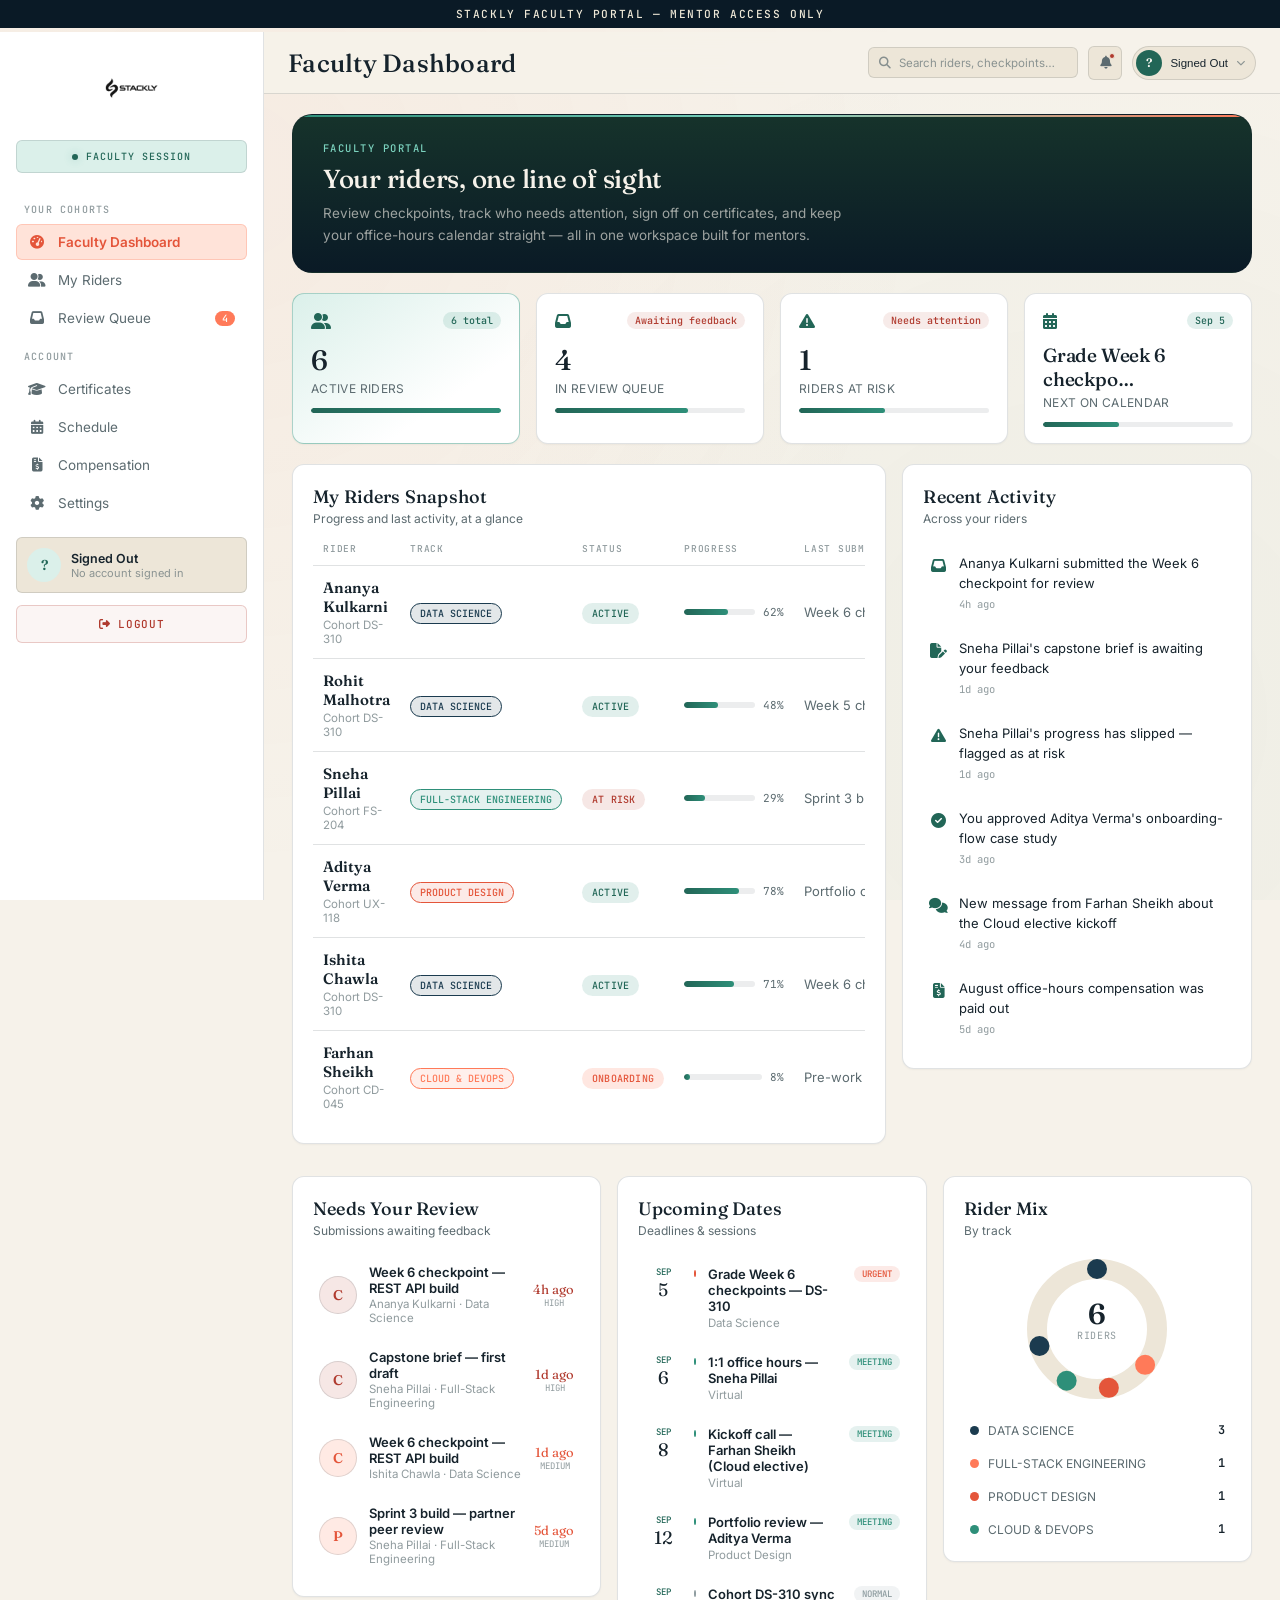
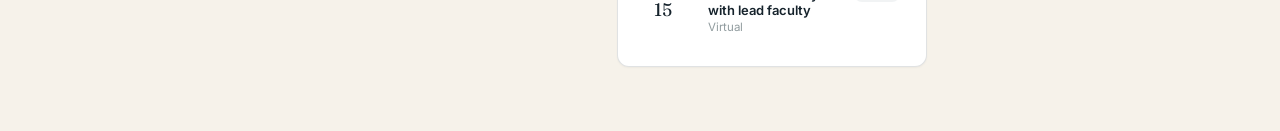
<file: html/faculty-dashboard.html>
<!DOCTYPE html>
<html lang="en">
<head>
  <meta charset="UTF-8" />
  <meta name="viewport" content="width=device-width, initial-scale=1.0" />
  <title>STACKLY · Faculty Portal</title>
  <link rel="preconnect" href="https://fonts.googleapis.com" />
  <link rel="preconnect" href="https://fonts.gstatic.com" crossorigin>
  <link href="https://fonts.googleapis.com/css2?family=Fraunces:opsz,wght@9..144,500;9..144,600;9..144,700&family=Inter:wght@300;400;500;600;700&family=JetBrains+Mono:wght@400;500;600;700&display=swap" rel="stylesheet" />
  <link rel="stylesheet" href="https://cdnjs.cloudflare.com/ajax/libs/font-awesome/6.5.1/css/all.min.css" />
  <link href="https://unpkg.com/aos@2.3.1/dist/aos.css" rel="stylesheet" />
  <style>
    /* =========================================================
       STACKLY — Faculty Portal (Mentor Dashboard)
       Shares tokens with the Rider Portal so both feel like one
       product: #F6F2EA paper | #FFFFFF card | #FF7A59 amber | #16232C ink
       #0A1A26 indigo-deep | #2E8F79 green | #B03A2E danger
       ========================================================= */
    * { box-sizing: border-box; margin: 0; }
    body {
      font-family: 'Inter', -apple-system, BlinkMacSystemFont, sans-serif;
      font-weight: 400;
      background: #F6F2EA;
      color: #16232C;
      -webkit-font-smoothing: antialiased;
    }
    :root {
      --paper: #F6F2EA;
      --paper-deep: #EDE6D8;
      --card: #FFFFFF;
      --line: rgba(22,35,44,.13);
      --line-bright: rgba(22,35,44,.24);
      --ink: #16232C;
      --ink-soft: #5C6B70;
      --ink-faint: #8E9CA0;
      --ink-faintest: rgba(92,107,112,0.68);
      --amber: #FF7A59;
      --amber-deep: #E4553A;
      --amber-soft: #FFE3D9;
      --amber-glow: rgba(255,122,89,0.22);
      --indigo-deep: #0A1A26;
      --indigo: #122A3A;
      --indigo-mid: #1B3B4F;
      --green: #2E8F79;
      --green-bright: #226657;
      --green-soft: #DBF0EA;
      --danger: #B03A2E;
      --font-display: 'Fraunces', serif;
      --font-body: 'Inter', sans-serif;
      --font-mono: 'JetBrains Mono', monospace;
      --ease: cubic-bezier(.19,1,.22,1);
      --radius-sm:6px;
      --radius-md:12px;
      --radius-lg:20px;
    }
    @media (prefers-reduced-motion: reduce){
      *{ animation-duration:.001ms !important; transition-duration:.001ms !important; }
    }
    ::selection{ background:var(--amber); color:#FDFBF5; }
    .classification-bar {
      background: var(--indigo-deep); color: #EDE7D6;
      font-family: var(--font-mono); font-size: 0.7rem; font-weight: 500;
      letter-spacing: 0.14em; text-transform: uppercase; text-align: center;
      padding: 7px 10px; position: sticky; top: 0; z-index: 60;
    }
    .dashboard-root { display: flex; min-height: 100vh; width: 100%; max-width: 100vw; position:relative; }
    .dashboard-root::before{
      content:""; position:fixed; inset:0; z-index:0; pointer-events:none;
      background-image:radial-gradient(circle at 18% 20%, rgba(255,122,89,0.05) 0%, transparent 55%),
                       radial-gradient(circle at 85% 80%, rgba(46,143,121,0.04) 0%, transparent 55%);
    }
    .sidebar-overlay {
      position: fixed; inset: 0; background: rgba(10,26,38,0.5);
      z-index: 40; display: none; backdrop-filter: blur(4px);
    }
    .sidebar-overlay.show { display: block; animation: fadeIn .25s var(--ease); }
    @keyframes fadeIn{ from{ opacity:0; } to{ opacity:1; } }
    .sidebar {
      width: 264px; flex-shrink: 0; background: var(--card);
      border-right: 1px solid var(--line); display: flex; flex-direction: column;
      padding: 22px 16px 16px; position: fixed; left: 0; top: 32px;
      height: calc(100vh - 32px); overflow-y: auto; z-index: 30;
    }
    .sidebar-header { display: flex; align-items: center; justify-content: center; margin-bottom: 18px; padding: 10px 4px; position: relative; }
    .brand { display: flex; align-items: center; justify-content: center; width: 100%; text-decoration: none; }
    .brand-logo { width: 170px; height: auto; max-height: 48px; object-fit: contain; display: block; filter: brightness(0) saturate(100%); opacity: .92; }
    .close-btn {
      display: none; background: none; border: none; color: var(--ink-soft);
      font-size: 15px; padding: 4px 8px; cursor:pointer;
      position: absolute; right: 0; top: 50%; transform: translateY(-50%);
    }
    .unit-strip {
      font-family: var(--font-mono); font-size: 10px; font-weight: 500; letter-spacing: 0.1em;
      color: var(--green-bright); text-transform: uppercase; text-align: center;
      padding: 9px 6px; margin-bottom: 16px; border: 1px solid var(--line); border-radius: var(--radius-sm);
      display: flex; align-items: center; justify-content: center; gap: 8px; background: var(--green-soft);
    }
    .unit-strip::before {
      content: ''; width: 6px; height: 6px; background: var(--green-bright);
      border-radius: 50%; box-shadow: 0 0 8px rgba(46,143,121,0.3);
      animation: blink 2.2s ease-in-out infinite;
    }
    @keyframes blink { 0%,100% { opacity: 1; } 50% { opacity: 0.4; } }
    .sidebar-section-label {
      font-family:var(--font-mono); font-size: 10px; font-weight: 500; letter-spacing: 0.12em;
      color: var(--ink-faintest); text-transform: uppercase; margin: 14px 8px 8px;
    }
    .sidebar-nav { display: flex; flex-direction: column; gap: 2px; }
    .nav-item {
      display: flex; align-items: center; gap: 12px;
      background: none; border: none; width: 100%;
      padding: 10px 12px; border-radius: var(--radius-sm);
      color: var(--ink-soft); font-size: 13.5px; font-weight: 400;
      text-align: left; transition: all .2s ease; position: relative; cursor:pointer;
      font-family: var(--font-body);
    }
    .nav-item:hover { background: var(--amber-soft); color: var(--ink); transform:translateX(2px); }
    .nav-item.nav-active { background: var(--amber-soft); color: var(--amber-deep); font-weight: 600; box-shadow: 0 0 0 1px rgba(255,122,89,0.28) inset; }
    .nav-icon { font-size: 14px; width: 18px; text-align: center; flex-shrink: 0; }
    .nav-badge { margin-left: auto; background: var(--amber); color: #FDFBF5; font-family:var(--font-mono); font-size: 10px; font-weight: 500; padding: 1px 7px; border-radius: 999px; }
    .sidebar-user {
      display: flex; align-items: center; gap: 10px;
      padding: 10px; margin-top: 16px; margin-bottom: 4px;
      border-radius: var(--radius-sm); background: var(--paper-deep); border: 1px solid var(--line);
    }
    .sidebar-user-avatar {
      width: 34px; height: 34px; border-radius: 50%; flex-shrink: 0;
      background: var(--green-soft); color: var(--green-bright);
      display: flex; align-items: center; justify-content: center;
      font-family:var(--font-display); font-size: 14px; font-weight: 600; text-transform: uppercase;
    }
    .sidebar-user-info { min-width: 0; flex: 1; }
    .sidebar-user-name { font-size: 12.5px; font-weight: 600; color: var(--ink); overflow: hidden; text-overflow: ellipsis; white-space: nowrap; text-transform:capitalize; }
    .sidebar-user-email { font-size: 11px; color: var(--ink-faintest); overflow: hidden; text-overflow: ellipsis; white-space: nowrap; }
    .logout-full-btn {
      margin-top: 8px; width: 100%; padding: 11px; border-radius: var(--radius-sm);
      background: rgba(176,58,46,0.05); border: 1px solid rgba(176,58,46,0.24);
      color: var(--danger); font-family:var(--font-mono); font-size: 11px; font-weight: 500; letter-spacing:.06em; text-transform:uppercase;
      display: flex; align-items: center; justify-content: center; gap: 8px;
      transition: background .2s ease; text-decoration: none; cursor: pointer;
    }
    .logout-full-btn:hover { background: rgba(176,58,46,0.12); }
    .main-content { flex: 1; min-width: 0; max-width: 100%; display: flex; flex-direction: column; margin-left: 264px; position:relative; z-index:1; }
    .topbar {
      position: sticky; top: 32px; z-index: 25;
      display: flex; align-items: center; justify-content: space-between;
      gap: 12px; padding: 10px 24px;
      background: rgba(246,242,234,0.92); backdrop-filter: blur(12px);
      border-bottom: 1px solid var(--line);
      flex-wrap: nowrap; min-height: 62px;
    }
    .topbar-left { display: flex; align-items: center; gap: 14px; min-width: 0; flex-shrink: 1; }
    .hamburger {
      display: none; flex-direction: column; justify-content: center; gap: 4px;
      width: 36px; height: 36px; border-radius: var(--radius-sm);
      background: var(--paper-deep); border: 1px solid var(--line);
      align-items: center; flex-shrink: 0; cursor:pointer;
    }
    .hamburger span { width: 16px; height: 2px; background: var(--ink); border-radius: 2px; }
    .page-title { min-width: 0; display: flex; align-items: baseline; gap: 12px; white-space: nowrap; }
    .page-title h1 {
      font-family:var(--font-display); letter-spacing:.01em; font-size: 25px; font-weight: 500; margin: 0;
      color: var(--ink); white-space: nowrap;
    }
    .page-title p { font-size: 12px; color: var(--ink-soft); margin: 0; white-space: nowrap; font-family: var(--font-body); letter-spacing:.01em; }
    .topbar-right { display: flex; align-items: center; gap: 10px; flex-shrink: 0; margin-left: auto; }
    .search-box { display: flex; align-items: center; gap: 6px; background: var(--paper-deep); border: 1px solid var(--line); border-radius: var(--radius-sm); padding: 6px 10px; min-width: 0; }
    .search-box input { background: none; border: none; outline: none; color: var(--ink); font-size: 12px; width: 170px; max-width: 100%; min-width: 60px; font-family: var(--font-body); }
    .search-box input::placeholder { color: var(--ink-faintest); font-size: 11.5px; }
    .search-icon { font-size: 12px; opacity: 0.7; color: var(--ink-soft); }
    .icon-btn {
      position: relative; width: 34px; height: 34px; border-radius: var(--radius-sm);
      background: var(--paper-deep); border: 1px solid var(--line);
      display: flex; align-items: center; justify-content: center; font-size: 13px;
      flex-shrink: 0; cursor:pointer; transition:all .2s ease; color: var(--ink-soft);
    }
    .icon-btn:hover{ border-color:var(--amber); transform:translateY(-1px); color: var(--amber-deep); }
    .notif-dot {
      position: absolute; top: 6px; right: 6px; width: 6px; height: 6px;
      border-radius: 50%; background: var(--danger); border: 1.5px solid var(--paper-deep);
      animation: notifPulse 2.2s ease-in-out infinite;
    }
    @keyframes notifPulse{ 0%,100%{ box-shadow:0 0 0 0 rgba(176,58,46,.35); } 50%{ box-shadow:0 0 0 4px rgba(176,58,46,0); } }
    .topbar-user { position: relative; flex-shrink: 0; }
    .topbar-user-btn {
      display: flex; align-items: center; gap: 8px;
      background: var(--paper-deep); border: 1px solid var(--line);
      border-radius: 999px; padding: 3px 10px 3px 3px;
      transition: border-color .2s ease; cursor:pointer;
    }
    .topbar-user-btn:hover { border-color:var(--amber); }
    .topbar-user-avatar {
      width: 26px; height: 26px; border-radius: 50%; flex-shrink: 0;
      background: var(--green-bright); color: #FDFBF5;
      display: flex; align-items: center; justify-content: center;
      font-family:var(--font-display); font-size: 12px; font-weight: 600; text-transform: uppercase;
    }
    .topbar-user-name { font-size: 11.5px; font-weight: 500; color: var(--ink); max-width: 100px; overflow: hidden; text-overflow: ellipsis; white-space: nowrap; text-transform:capitalize; }
    .topbar-user-caret { font-size: 9px; color: var(--ink-faintest); }
    .topbar-user-menu {
      position: absolute; top: calc(100% + 8px); right: 0; width: 220px;
      background: var(--card); border: 1px solid var(--line-bright);
      border-radius: 10px; padding: 8px;
      box-shadow: 0 18px 40px rgba(10,26,38,0.16);
      opacity: 0; visibility: hidden; transform: translateY(-6px);
      transition: opacity .2s var(--ease), transform .2s var(--ease), visibility .2s ease;
      z-index: 60;
    }
    .topbar-user.open .topbar-user-menu { opacity: 1; visibility: visible; transform: translateY(0); }
    .topbar-user-menu-email { padding: 8px 10px 10px; border-bottom: 1px solid var(--line); margin-bottom: 6px; }
    .topbar-user-menu-email .label { font-family:var(--font-mono); font-size: 9px; font-weight: 500; color: var(--ink-faintest); text-transform: uppercase; letter-spacing: .06em; }
    .topbar-user-menu-email .value { font-size: 11.5px; font-weight: 600; color: var(--ink); margin-top: 2px; word-break: break-all; }
    .topbar-user-menu-item {
      display: flex; align-items: center; gap: 9px; width: 100%;
      padding: 8px 10px; border-radius: var(--radius-sm);
      background: none; border: none; text-align: left;
      font-size: 11.5px; font-weight: 500; color: var(--ink-soft);
      transition: background .15s ease, color .15s ease; cursor:pointer; font-family: var(--font-body);
    }
    .topbar-user-menu-item:hover { background: var(--amber-soft); color: var(--ink); }
    .topbar-user-menu-item.danger:hover { background: rgba(176,58,46,0.1); color: var(--danger); }

    .content-area { padding: 24px 28px 48px; min-width: 0; max-width: 100%; overflow-x: hidden; }
    .hero-banner {
      position: relative; border-radius: var(--radius-lg); overflow: hidden; margin-bottom: 20px;
      border: 1px solid var(--line-bright); min-height: 150px; display: flex; align-items: center;
      background: linear-gradient(180deg, #16332B, var(--indigo-deep));
    }
    .hero-banner::before {
      content: ''; position: absolute; top: 0; left: 0; right: 0; height: 2px;
      background: linear-gradient(90deg, var(--green), #7BD2BE, var(--amber));
    }
    .hero-banner-inner { padding: 26px 30px; max-width: 580px; }
    .hero-eyebrow { font-family:var(--font-mono); font-size: 10.5px; font-weight: 500; letter-spacing: .14em; text-transform: uppercase; color: #7BD2BE; margin-bottom: 8px; }
    .hero-banner h2 { font-family:var(--font-display); font-size: 26px; font-weight: 500; margin-bottom: 8px; color: #F6F2EA; letter-spacing: -0.01em; }
    .hero-banner p { font-size: 13.5px; color: rgba(246,242,234,0.62); line-height: 1.6; }
    .stats-grid { display: grid; grid-template-columns: repeat(4, minmax(0,1fr)); gap: 16px; margin-bottom: 20px; }
    .stat-card {
      background: var(--card); border: 1px solid var(--line);
      border-radius: var(--radius-md); padding: 18px 18px 16px; min-width: 0;
      transition: all .25s ease; box-shadow: 0 1px 2px rgba(10,26,38,0.04);
      opacity:0; transform:translateY(14px); animation: cardPop .5s var(--ease) forwards;
    }
    .stat-card[data-aos] { opacity: 0; animation: none; }
    .stats-grid .stat-card:nth-child(1){ animation-delay:.03s; }
    .stats-grid .stat-card:nth-child(2){ animation-delay:.09s; }
    .stats-grid .stat-card:nth-child(3){ animation-delay:.15s; }
    .stats-grid .stat-card:nth-child(4){ animation-delay:.21s; }
    @keyframes cardPop{ to{ opacity:1; transform:translateY(0); } }
    .stat-card:hover { border-color:var(--green-bright); transform:translateY(-3px); box-shadow:0 10px 26px rgba(46,143,121,0.12); }
    .stat-accent { border-color:rgba(46,143,121,0.4); background:linear-gradient(145deg, var(--green-soft), var(--card) 70%); }
    .stat-top { display: flex; justify-content: space-between; align-items: center; margin-bottom: 14px; }
    .stat-icon { font-size: 16px; color: var(--green-bright); }
    .stat-delta { font-family:var(--font-mono); font-size: 10px; font-weight: 500; padding: 2px 8px; border-radius: 999px; }
    .stat-delta.up { color: var(--green-bright); background: rgba(46,143,121,0.14); }
    .stat-delta.warn { color: var(--danger); background: rgba(176,58,46,0.1); }
    .stat-value { font-family:var(--font-display); font-size: 28px; font-weight: 500; letter-spacing: -0.01em; color: var(--ink); }
    .stat-label { font-size: 12px; color: var(--ink-soft); margin-top: 4px; font-family: var(--font-body); text-transform: uppercase; letter-spacing: 0.03em; }
    .stat-bar { height: 5px; background: rgba(22,35,44,0.08); border-radius: 999px; margin-top: 12px; overflow: hidden; }
    .stat-bar-fill { height: 100%; width:0; background: linear-gradient(90deg, var(--green-bright), var(--green)); border-radius: 999px; transition: width 1.1s var(--ease) .3s; }
    .mid-grid { display: grid; grid-template-columns: 1.7fr 1fr; gap: 16px; margin-bottom: 16px; align-items: start; }
    .bottom-grid { display: grid; grid-template-columns: 1fr 1fr 1fr; gap: 16px; align-items: start; }
    .card {
      background: var(--card); border: 1px solid var(--line);
      border-radius: var(--radius-md); padding: 20px; margin-bottom: 16px; min-width: 0;
      box-shadow: 0 1px 2px rgba(10,26,38,0.04);
      opacity:0; transform:translateY(14px); animation: cardPop .5s var(--ease) .1s forwards;
    }
    .card[data-aos] { opacity: 0; animation: none; }
    .card-header { display: flex; justify-content: space-between; align-items: flex-start; gap: 12px; margin-bottom: 16px; flex-wrap: wrap; }
    .card-title { font-family:var(--font-display); letter-spacing:.01em; font-size: 18px; font-weight: 500; margin: 0; color: var(--ink); }
    .card-sub { font-size: 12px; color: var(--ink-soft); margin: 3px 0 0; font-family: var(--font-body); }
    .table-wrapper { overflow-x: auto; max-width: 100%; -webkit-overflow-scrolling: touch; }
    .runs-table { width: 100%; border-collapse: collapse; min-width: 640px; }
    .runs-table th {
      text-align: left; font-family:var(--font-mono); font-size: 9.5px; font-weight: 500; text-transform: uppercase;
      letter-spacing: 0.08em; color: var(--ink-faintest);
      padding: 0 10px 10px; border-bottom: 1px solid var(--line);
    }
    .runs-table td { padding: 12px 10px; border-bottom: 1px solid var(--line); font-size: 13px; vertical-align: middle; }
    .runs-table tr:last-child td { border-bottom: none; }
    .runs-table tbody tr { transition: background .15s ease; cursor:pointer; }
    .runs-table tbody tr:hover { background: var(--amber-soft); }
    .t-name { font-weight: 600; font-family: var(--font-display); font-size: 15px; color: var(--ink); }
    .t-sub { font-size: 11.5px; color: var(--ink-faintest); margin-top: 2px; font-family: var(--font-body); }
    .type-col { color: var(--ink-soft); }
    .date-col { color: var(--ink-soft); white-space: nowrap; font-family: var(--font-body); font-size: 12px; }
    .budget-col { font-weight: 700; white-space: nowrap; font-family:var(--font-mono); font-size:12px; color: var(--amber-deep); }
    .region-tag { font-family:var(--font-mono); font-size: 10px; font-weight: 500; padding: 3px 9px; border-radius: 999px; border: 1px solid; white-space: nowrap; text-transform: uppercase; }
    .status-badge { font-family:var(--font-mono); font-size: 10px; font-weight: 500; padding: 4px 10px; border-radius: 999px; white-space: nowrap; text-transform:uppercase; letter-spacing:.02em; }
    .status-active { background: rgba(46,143,121,0.14); color: var(--green-bright); }
    .status-field { background: rgba(255,122,89,0.14); color: var(--amber-deep); }
    .status-complete { background: rgba(142,156,160,0.18); color: var(--ink-faint); }
    .status-review { background: rgba(176,58,46,0.12); color: var(--danger); }
    .status-gold { background: rgba(255,122,89,0.18); color: var(--amber-deep); }
    .progress-wrap { display: flex; align-items: center; gap: 8px; min-width: 100px; }
    .progress-bar { flex: 1; height: 6px; background: rgba(22,35,44,0.08); border-radius: 999px; overflow: hidden; }
    .progress-fill { height: 100%; width:0; background: linear-gradient(90deg, var(--green-bright), var(--green)); border-radius: 999px; transition:width 1s var(--ease) .2s; }
    .progress-pct { font-family:var(--font-mono); font-size: 11px; color: var(--ink-soft); flex-shrink: 0; }
    .activity-list { display: flex; flex-direction: column; gap: 4px; padding: 0; margin: 0; }
    .activity-item { display: flex; align-items: flex-start; gap: 12px; padding: 12px 6px; border-radius: var(--radius-sm); transition: background .15s ease; cursor:pointer; }
    .activity-item:hover { background: var(--amber-soft); }
    .act-icon { font-size: 15px; flex-shrink: 0; line-height: 1.4; color: var(--green-bright); width:18px; text-align:center; margin-top:1px; }
    .act-body { flex: 1; min-width: 0; }
    .act-text { font-size: 13px; margin: 0; line-height: 1.5; word-wrap: break-word; color: var(--ink); }
    .act-time { font-family:var(--font-mono); font-size: 10.5px; color: var(--ink-faintest); margin-top: 4px; display: block; }
    .team-list { display: flex; flex-direction: column; gap: 4px; padding: 0; margin: 0; }
    .team-item { display: flex; align-items: center; gap: 12px; padding: 10px 6px; border-radius: var(--radius-sm); transition: background .15s ease; cursor:pointer; }
    .team-item:hover { background: var(--amber-soft); }
    .member-avatar {
      position: relative; width: 38px; height: 38px; border-radius: 50%;
      background: var(--paper-deep); border: 1px solid var(--line);
      display: flex; align-items: center; justify-content: center;
      font-family:var(--font-display); font-size: 14px; font-weight: 600; color: var(--green-bright); flex-shrink: 0;
    }
    .online-dot { position: absolute; bottom: -1px; right: -1px; width: 10px; height: 10px; border-radius: 50%; border: 2px solid var(--card); }
    .dot-active { background: var(--green-bright); }
    .dot-away { background: var(--amber); }
    .member-info { flex: 1; min-width: 0; }
    .member-name { font-size: 13px; font-weight: 600; color: var(--ink); }
    .member-role { font-size: 11.5px; color: var(--ink-faintest); margin-top: 1px; font-family: var(--font-body); }
    .member-projects { text-align: center; flex-shrink: 0; }
    .proj-count { display: block; font-family:var(--font-display); font-size: 16px; color: var(--green-bright); }
    .proj-label { display: block; font-family:var(--font-mono); font-size: 9px; color: var(--ink-faintest); text-transform:uppercase; }
    .milestone-list { display: flex; flex-direction: column; padding: 0; margin: 0; }
    .milestone-item { display: flex; align-items: flex-start; gap: 12px; padding: 12px 6px; border-radius: var(--radius-sm); position: relative; transition: background .15s ease; cursor:pointer; }
    .milestone-item:hover { background: var(--amber-soft); }
    .ms-date { width: 38px; flex-shrink: 0; text-align: center; }
    .ms-date span { display: block; }
    .ms-date span:first-child { font-family:var(--font-mono); font-size: 9px; font-weight: 500; color: var(--green-bright); text-transform: uppercase; }
    .ms-date span:last-child { font-family:var(--font-display); font-size: 18px; color: var(--ink); }
    .ms-line { width: 2px; align-self: stretch; display: flex; justify-content: center; flex-shrink: 0; }
    .ms-dot { width: 7px; height: 7px; border-radius: 50%; background: var(--green-bright); margin-top: 4px; }
    .ms-body { flex: 1; min-width: 0; }
    .ms-event { font-size: 13px; font-weight: 600; color: var(--ink); }
    .ms-project { font-size: 11.5px; color: var(--ink-faintest); margin-top: 2px; font-family: var(--font-body); }
    .ms-tag { font-family:var(--font-mono); font-size: 9px; font-weight: 500; padding: 2px 8px; border-radius: 999px; background: rgba(176,58,46,0.12); color: var(--danger); flex-shrink: 0; align-self: flex-start; text-transform:uppercase; }
    .ms-done-tag { background: rgba(46,143,121,0.14); color: var(--green-bright); }
    .ms-done .ms-event { text-decoration: line-through; color: var(--ink-faintest); }
    .donut-chart { display: flex; justify-content: center; margin: 6px 0 14px; cursor:pointer; }
    .donut-svg { width: 150px; height: 150px; max-width: 100%; }
    .donut-svg circle[stroke-dasharray] { stroke-dasharray: 0 212; transition: stroke-dasharray 1.2s var(--ease) .2s; }
    .donut-num { font-family:var(--font-display); font-size: 23px; fill: var(--ink); font-weight: 600; }
    .donut-label { font-family:var(--font-mono); font-size: 8px; fill: var(--ink-faintest); text-transform: uppercase; letter-spacing: 0.06em; }
    .legend-list { display: flex; flex-direction: column; gap: 9px; padding: 0; margin: 0; }
    .legend-item { display: flex; align-items: center; gap: 9px; padding: 4px 6px; border-radius: var(--radius-sm); cursor:pointer; }
    .legend-item:hover { background: var(--amber-soft); }
    .legend-dot { width: 9px; height: 9px; border-radius: 50%; flex-shrink: 0; }
    .legend-label { flex: 1; font-size: 12px; color: var(--ink-soft); font-family: var(--font-body); text-transform: uppercase; }
    .legend-count { font-family:var(--font-mono); font-size: 12px; font-weight: 600; color: var(--ink); }
    .btn-outline {
      background: none; border: 1.5px solid var(--line-bright); color: var(--ink-soft);
      padding: 7px 14px; border-radius: var(--radius-sm); font-family:var(--font-mono); font-size: 11px; font-weight: 500; letter-spacing:.04em;
      transition: all .2s ease; cursor:pointer; text-transform: uppercase;
    }
    .btn-outline:hover { border-color:var(--green-bright); color:var(--green-bright); transform:translateY(-1px); }
    .btn-solid {
      background: var(--green-bright); border: 1.5px solid var(--green-bright); color: #FDFBF5;
      padding: 7px 14px; border-radius: var(--radius-sm); font-family:var(--font-mono); font-size: 10.5px; font-weight: 500; letter-spacing:.05em;
      transition: all .2s ease; cursor:pointer; text-transform: uppercase;
    }
    .btn-solid:hover { background: #1B5B4C; border-color: #1B5B4C; transform:translateY(-1px); }
    .team-grid { display: grid; grid-template-columns: repeat(3, minmax(0,1fr)); gap: 14px; }
    .research-card {
      background: var(--paper-deep); border: 1px solid var(--line); border-radius: var(--radius-md);
      padding: 16px; cursor: pointer; min-width: 0; transition: border-color .2s ease, transform .2s ease;
    }
    .research-card:hover{ border-color:rgba(46,143,121,0.5); transform:translateY(-2px); }
    select.pref-select { background: var(--paper-deep); border: 1.5px solid var(--line-bright); color: var(--ink); border-radius: var(--radius-sm); padding: 7px 12px; font-size: 13px; outline: none; font-family:var(--font-body); }
    .toggle-switch { width: 42px; height: 24px; border-radius: 999px; cursor: pointer; position: relative; flex-shrink: 0; transition: background .3s ease; }
    .toggle-knob { position: absolute; top: 3px; width: 18px; height: 18px; border-radius: 50%; background: #fff; box-shadow: 0 1px 4px rgba(0,0,0,0.25); transition: left .3s var(--ease); }
    @media (max-width: 1200px) { .mid-grid { grid-template-columns: 1fr; } .bottom-grid { grid-template-columns: 1fr 1fr; } }
    @media (max-width: 1024px) {
      .sidebar { z-index: 50; transform: translateX(-100%); transition: transform .35s var(--ease); will-change: transform; }
      .sidebar.sidebar-open { transform: translateX(0); }
      .main-content { margin-left: 0; }
      .close-btn { display: block; }
      .hamburger { display: flex; }
      .stats-grid { grid-template-columns: repeat(2, minmax(0,1fr)); }
      .team-grid { grid-template-columns: repeat(2, minmax(0,1fr)); }
    }
    @media (max-width: 820px) { .page-title p { display: none; } .search-box input { width: 100px; } }
    @media (max-width: 720px) {
      .bottom-grid { grid-template-columns: 1fr; }
      .stats-grid { grid-template-columns: 1fr 1fr; gap: 12px; }
      .content-area { padding: 18px 16px 40px; }
      .topbar { padding: 10px 14px; }
      .search-box input { width: 80px; }
      .team-grid { grid-template-columns: 1fr; }
      .topbar-user-name { display: none; }
      .topbar-user-btn { padding: 3px; }
      .hero-banner-inner { padding: 20px; }
    }
    @media (max-width: 600px) { .search-box { display: none; } .page-title h1 { font-size: 19px; } }
    @media (max-width: 480px) {
      .stats-grid { grid-template-columns: 1fr; }
      .stat-card { padding: 14px; }
      .stat-value { font-size: 24px; }
      .card { padding: 14px; }
      .page-title h1 { font-size: 17px; }
    }
    @media (max-width: 400px) {
      .topbar { padding: 8px 10px; gap: 6px; }
      .content-area { padding: 14px 12px 32px; }
      .stat-card { padding: 12px; }
      .sidebar { width: 84%; max-width: 300px; }
    }
  </style>
</head>
<body>
<div class="classification-bar">Stackly Faculty Portal — Mentor Access Only</div>
<div class="dashboard-root">
  <div class="sidebar-overlay" id="sidebar-overlay"></div>
  <aside class="sidebar" id="sidebar">
    <div class="sidebar-header">
      <a href="./404.html" class="brand">
        <img src="../assets/stackly_logo.webp" alt="Stackly" class="brand-logo">
      </a>
      <button class="close-btn" id="close-sidebar-btn" aria-label="Close sidebar"><i class="fa-solid fa-xmark"></i></button>
    </div>
    <div class="unit-strip">Faculty Session</div>
    <div class="sidebar-section-label">Your Cohorts</div>
    <nav class="sidebar-nav" id="nav-main"></nav>
    <div class="sidebar-section-label">Account</div>
    <nav class="sidebar-nav" id="nav-management"></nav>
    <div class="sidebar-user" id="sidebar-user">
      <div class="sidebar-user-avatar" id="sidebar-user-avatar">–</div>
      <div class="sidebar-user-info">
        <div class="sidebar-user-name" id="sidebar-user-name">Signed out</div>
        <div class="sidebar-user-email" id="sidebar-user-email">—</div>
      </div>
    </div>
    <button class="logout-full-btn" id="logout-btn"><i class="fa-solid fa-right-from-bracket"></i> Logout</button>
  </aside>
  <main class="main-content">
    <header class="topbar" id="topbar">
      <div class="topbar-left">
        <button class="hamburger" id="hamburger-btn" aria-label="Open menu"><span></span><span></span><span></span></button>
        <div class="page-title">
          <h1 id="page-title-text">Faculty Dashboard</h1>
        </div>
      </div>
      <div class="topbar-right">
        <div class="search-box">
          <i class="fa-solid fa-magnifying-glass search-icon"></i>
          <input placeholder="Search riders, checkpoints…">
        </div>
        <button class="icon-btn" id="notif-btn" aria-label="Notifications"><i class="fa-solid fa-bell"></i><span class="notif-dot"></span></button>
        <div class="topbar-user" id="topbar-user">
          <button class="topbar-user-btn" id="topbar-user-btn">
            <span class="topbar-user-avatar" id="topbar-user-avatar">–</span>
            <span class="topbar-user-name" id="topbar-user-name">Signed out</span>
            <i class="fa-solid fa-chevron-down topbar-user-caret"></i>
          </button>
          <div class="topbar-user-menu" id="topbar-user-menu">
            <div class="topbar-user-menu-email">
              <div class="label">Email</div>
              <div class="value" id="topbar-user-email">—</div>
            </div>
            <button class="topbar-user-menu-item" data-nav="settings"><i class="fa-solid fa-gear"></i>&nbsp; Settings</button>
            <button class="topbar-user-menu-item danger" id="topbar-logout-btn"><i class="fa-solid fa-right-from-bracket"></i>&nbsp; Logout</button>
          </div>
        </div>
      </div>
    </header>
    <div class="content-area" id="content-area"></div>
  </main>
</div>
<script src="https://unpkg.com/aos@2.3.1/dist/aos.js"></script>
<script>
  // ─── USER SESSION ───
  function getCurrentUser() {
    try {
      const raw = localStorage.getItem('user');
      const isAuthenticated = localStorage.getItem('isAuthenticated') === 'true';
      if (!raw || !isAuthenticated) return null;
      return JSON.parse(raw);
    } catch { return null; }
  }
  function usernameFromEmail(email) { if (!email) return ''; return email.includes('@') ? email.split('@')[0] : email; }
  function getInitial(email) { if (!email) return '?'; return email.charAt(0).toUpperCase(); }

  const currentUser = getCurrentUser();
  const currentEmail = currentUser?.email || '';
  const currentUsername = usernameFromEmail(currentEmail);
  const currentInitial = getInitial(currentEmail);

  function paintUserChrome() {
    const nameToShow = currentUsername || currentEmail || 'Signed out';
    const displayEmail = currentEmail || 'No account signed in';
    document.getElementById('sidebar-user-avatar').textContent = currentInitial;
    document.getElementById('sidebar-user-name').textContent = nameToShow;
    document.getElementById('sidebar-user-email').textContent = displayEmail;
    document.getElementById('topbar-user-avatar').textContent = currentInitial;
    document.getElementById('topbar-user-name').textContent = nameToShow;
    document.getElementById('topbar-user-email').textContent = displayEmail;
  }
  function logout() {
    localStorage.removeItem('user');
    localStorage.removeItem('isAuthenticated');
    localStorage.removeItem('facultyActiveNav');
    window.location.href = 'login.html';
  }

  // ─── FACULTY DATA (this mentor's riders, review queue, sessions and payouts) ───
  const trackTypeAccents = {
    "datascience": "#1B3B4F",
    "fullstack": "#2E8F79",
    "design": "#E4553A",
    "cloud": "#FF7A59",
    "business": "#8E9CA0"
  };
  const trackTypeName = { datascience: "Data Science", fullstack: "Full-Stack Engineering", design: "Product Design", cloud: "Cloud & DevOps", business: "Business Analytics" };

  // Riders currently assigned to this mentor, across cohorts
  const riders = [
    { name: "Ananya Kulkarni", track: "datascience", cohort: "DS-310", status: "Active", progress: 62, lastSubmission: "Week 6 checkpoint", lastDate: "Sep 2, 2026" },
    { name: "Rohit Malhotra", track: "datascience", cohort: "DS-310", status: "Active", progress: 48, lastSubmission: "Week 5 checkpoint", lastDate: "Aug 27, 2026" },
    { name: "Sneha Pillai", track: "fullstack", cohort: "FS-204", status: "At Risk", progress: 29, lastSubmission: "Sprint 3 build", lastDate: "Aug 14, 2026" },
    { name: "Aditya Verma", track: "design", cohort: "UX-118", status: "Active", progress: 78, lastSubmission: "Portfolio case study", lastDate: "Aug 31, 2026" },
    { name: "Ishita Chawla", track: "datascience", cohort: "DS-310", status: "Active", progress: 71, lastSubmission: "Week 6 checkpoint", lastDate: "Sep 1, 2026" },
    { name: "Farhan Sheikh", track: "cloud", cohort: "CD-045", status: "Onboarding", progress: 8, lastSubmission: "Pre-work quiz", lastDate: "Aug 30, 2026" }
  ];

  // Checkpoints awaiting this mentor's grading or feedback
  const reviewQueue = [
    { title: "Week 6 checkpoint — REST API build", rider: "Ananya Kulkarni", track: trackTypeName.datascience, type: "Checkpoint", status: "Needs Review", urgency: "High", submitted: "4h ago" },
    { title: "Capstone brief — first draft", rider: "Sneha Pillai", track: trackTypeName.fullstack, type: "Capstone", status: "Needs Review", urgency: "High", submitted: "1d ago" },
    { title: "Week 6 checkpoint — REST API build", rider: "Ishita Chawla", track: trackTypeName.datascience, type: "Checkpoint", status: "Needs Review", urgency: "Medium", submitted: "1d ago" },
    { title: "Portfolio case study — onboarding flow", rider: "Aditya Verma", track: trackTypeName.design, type: "Elective Project", status: "Feedback Sent", urgency: "Low", submitted: "3d ago" },
    { title: "Pre-work quiz — module 1", rider: "Farhan Sheikh", track: trackTypeName.cloud, type: "Quiz", status: "Graded", urgency: "Low", submitted: "4d ago" },
    { title: "Sprint 3 build — partner peer review", rider: "Sneha Pillai", track: trackTypeName.fullstack, type: "Peer Review", status: "Needs Review", urgency: "Medium", submitted: "5d ago" }
  ];

  // Certificates this mentor is the sign-off authority for
  const certificateApprovals = [
    { rider: "Ishita Chawla", track: "Data Science Track — Cohort DS-310", status: "Ready to Sign", date: "Est. Sep 2026" },
    { rider: "Aditya Verma", track: "Product Design Sprint — UX Elective", status: "Awaiting Final Review", date: "Est. Sep 2026" },
    { rider: "Rohit Malhotra", track: "Data Science Track — Cohort DS-310", status: "In Progress", date: "Est. Dec 2026" },
    { rider: "Farhan Sheikh", track: "Cloud & DevOps Elective", status: "Locked", date: "Unlocks after kickoff" }
  ];

  const officeHoursCompensation = [
    { period: "August 2026", cohort: "DS-310 · FS-204 · UX-118", hours: 24, amount: 42000, status: "Paid" },
    { period: "September 2026 (to date)", cohort: "DS-310 · CD-045", hours: 9, amount: 15750, status: "Processing" },
    { period: "July 2026", cohort: "DS-310 · FS-204", hours: 22, amount: 38500, status: "Paid" }
  ];

  const scheduleEvents = [
    { date: "Sep 5", event: "Grade Week 6 checkpoints — DS-310", site: trackTypeName.datascience, type: "urgent" },
    { date: "Sep 6", event: "1:1 office hours — Sneha Pillai", site: "Virtual", type: "meeting" },
    { date: "Sep 8", event: "Kickoff call — Farhan Sheikh (Cloud elective)", site: "Virtual", type: "meeting" },
    { date: "Sep 12", event: "Portfolio review — Aditya Verma", site: trackTypeName.design, type: "meeting" },
    { date: "Sep 15", event: "Cohort DS-310 sync with lead faculty", site: "Virtual", type: "normal" },
    { date: "Sep 22", event: "Capstone panel — sit as evaluator", site: trackTypeName.fullstack, type: "urgent" }
  ];

  const liveFeed = [
    { icon: "fa-inbox", text: "Ananya Kulkarni submitted the Week 6 checkpoint for review", time: "4h ago" },
    { icon: "fa-file-pen", text: "Sneha Pillai's capstone brief is awaiting your feedback", time: "1d ago" },
    { icon: "fa-triangle-exclamation", text: "Sneha Pillai's progress has slipped — flagged as at risk", time: "1d ago" },
    { icon: "fa-circle-check", text: "You approved Aditya Verma's onboarding-flow case study", time: "3d ago" },
    { icon: "fa-comments", text: "New message from Farhan Sheikh about the Cloud elective kickoff", time: "4d ago" },
    { icon: "fa-file-invoice-dollar", text: "August office-hours compensation was paid out", time: "5d ago" }
  ];

  const navItemsList = [
    { icon: "fa-gauge-high", label: "Faculty Dashboard", id: "dashboard" },
    { icon: "fa-user-group", label: "My Riders", id: "riders" },
    { icon: "fa-inbox", label: "Review Queue", id: "review" },
    { icon: "fa-graduation-cap", label: "Certificates", id: "certificates" },
    { icon: "fa-calendar-days", label: "Schedule", id: "schedule" },
    { icon: "fa-file-invoice-dollar", label: "Compensation", id: "compensation" },
    { icon: "fa-gear", label: "Settings", id: "settings" }
  ];

  const riderStatusColor = { "Active": "status-active", "At Risk": "status-review", "Onboarding": "status-gold", "Completed": "status-complete" };
  const reviewStatusColor = { "Needs Review": "status-gold", "Feedback Sent": "status-field", "Graded": "status-complete" };
  const certificateStatusColor = { "Ready to Sign": "status-active", "Awaiting Final Review": "status-field", "In Progress": "status-gold", "Locked": "status-complete" };
  const urgencyColor = { "High": "var(--danger)", "Medium": "var(--amber-deep)", "Low": "var(--ink-faint)" };
  const urgencyBg = { "High": "rgba(176,58,46,0.12)", "Medium": "rgba(255,122,89,0.16)", "Low": "rgba(142,156,160,0.18)" };
  const payoutColor = { "Paid": "#226657", "Processing": "#E4553A" };
  const scheduleTypeColor = { urgent: "#E4553A", normal: "#8E9CA0", meeting: "#2E8F79" };

  const pageMap = {
    dashboard:    { title: "Faculty Dashboard", sub: "An overview of your riders, review queue and schedule" },
    riders:       { title: "My Riders", sub: "Every rider currently assigned to your mentorship" },
    review:       { title: "Review Queue", sub: "Checkpoints, capstones and peer reviews awaiting your feedback" },
    certificates: { title: "Certificates", sub: "Credentials awaiting your sign-off across your riders" },
    schedule:     { title: "Schedule", sub: "Office hours, kickoffs and evaluator sessions" },
    compensation: { title: "Compensation", sub: "Office-hours hours logged and payout status" },
    settings:     { title: "Settings", sub: "Account and preferences" }
  };

  let state = {
    activeNav: (function () {
      const saved = localStorage.getItem('facultyActiveNav');
      return saved && pageMap[saved] ? saved : "dashboard";
    })(),
    settings: { notifications: true, emailDigest: true, darkMode: false, language: "English" }
  };

  function fmt(n) { return "₹" + n.toLocaleString("en-IN"); }
  function go404() { window.location.href = "404.html"; }

  function regionTag(facility, labelMap) {
    const c = trackTypeAccents[facility] || "#FF7A59";
    const label = labelMap ? labelMap[facility] : facility;
    return `<span class="region-tag" style="color:${c};border-color:${c};background:${c}1F;">${label}</span>`;
  }

  function initials(name) { return name.split(" ").map(p => p.charAt(0)).join(""); }

  function animateStatBars() {
    requestAnimationFrame(() => {
      document.querySelectorAll('.stat-bar-fill, .progress-fill').forEach(el => {
        const target = el.getAttribute('data-w');
        if (target) el.style.width = target + '%';
      });
      const donut = document.querySelector('.donut-svg');
      if (donut) donut.classList.add('drawn');
    });
  }

  function initAOS() {
    AOS.init({ duration: 600, once: true, offset: 20, easing: 'ease-out-cubic', disable: window.innerWidth < 768 });
  }

  // ─── RENDER FUNCTIONS ───
  function renderDashboard() {
    const activeRiders = riders.filter(r => r.status !== "Completed").length;
    const needsReview = reviewQueue.filter(d => d.status === "Needs Review").length;
    const atRisk = riders.filter(r => r.status === "At Risk").length;
    const nextEvent = scheduleEvents[0];

    const stats = [
      { icon: "fa-user-group", delta: riders.length + " total", value: String(activeRiders), label: "Active Riders", bar: Math.round((activeRiders / riders.length) * 100), accent: true },
      { icon: "fa-inbox", delta: "Awaiting feedback", value: String(needsReview), label: "In Review Queue", bar: 70, warn: needsReview > 0 },
      { icon: "fa-triangle-exclamation", delta: atRisk > 0 ? "Needs attention" : "All on track", value: String(atRisk), label: "Riders At Risk", bar: 45, warn: atRisk > 0 },
      { icon: "fa-calendar-days", delta: nextEvent.date, value: nextEvent.event.length > 22 ? nextEvent.event.slice(0, 20) + "…" : nextEvent.event, label: "Next On Calendar", bar: 40 }
    ];

    const statsHtml = stats.map((s, i) =>
      `<div class="stat-card ${s.accent ? "stat-accent" : ""}" data-aos="fade-up" data-aos-delay="${i * 60}" onclick="go404()">
        <div class="stat-top"><i class="fa-solid ${s.icon} stat-icon"></i><span class="stat-delta ${s.warn ? "warn" : "up"}">${s.delta}</span></div>
        <div class="stat-value" style="font-size:${s.label === 'Next On Calendar' ? '19px' : '28px'}">${s.value}</div><div class="stat-label">${s.label}</div>
        <div class="stat-bar"><div class="stat-bar-fill" data-w="${s.bar}"></div></div>
      </div>`
    ).join("");

    const rows = riders.map(r => {
      return `<tr onclick="go404()">
        <td><div class="t-name">${r.name}</div><div class="t-sub">Cohort ${r.cohort}</div></td>
        <td>${regionTag(r.track, trackTypeName)}</td>
        <td><span class="status-badge ${riderStatusColor[r.status]}">${r.status}</span></td>
        <td><div class="progress-wrap"><div class="progress-bar"><div class="progress-fill" data-w="${r.progress}"></div></div><span class="progress-pct">${r.progress}%</span></div></td>
        <td class="date-col">${r.lastSubmission}</td>
        <td class="date-col">${r.lastDate}</td>
      </tr>`;
    }).join("");

    const feedHtml = liveFeed.map(a =>
      `<li class="activity-item" onclick="go404()">
        <i class="fa-solid ${a.icon} act-icon"></i>
        <div class="act-body"><p class="act-text">${a.text}</p><span class="act-time">${a.time}</span></div>
      </li>`
    ).join("");

    const actionItems = reviewQueue.filter(d => d.status === "Needs Review").slice(0, 5).map(d =>
      `<li class="team-item" onclick="go404()">
        <div class="member-avatar" style="background:${urgencyBg[d.urgency]};color:${urgencyColor[d.urgency]}">${d.type.charAt(0)}</div>
        <div class="member-info"><div class="member-name">${d.title}</div><div class="member-role">${d.rider} · ${d.track}</div></div>
        <div class="member-projects"><span class="proj-count" style="font-size:13px;color:${urgencyColor[d.urgency]}">${d.submitted}</span><span class="proj-label">${d.urgency}</span></div>
      </li>`
    ).join("");

    const upcomingMs = scheduleEvents.slice(0, 5).map(ev => {
      const c2 = scheduleTypeColor[ev.type];
      const parts = ev.date.split(" ");
      return `<li class="milestone-item" onclick="go404()">
        <div class="ms-date"><span>${parts[0]}</span><span style="font-size:18px;font-family:var(--font-display)">${parts[1]}</span></div>
        <div class="ms-line"><div class="ms-dot" style="background:${c2}"></div></div>
        <div class="ms-body"><div class="ms-event">${ev.event}</div><div class="ms-project">${ev.site}</div></div>
        <span class="ms-tag" style="background:${c2}1F;color:${c2}">${ev.type}</span>
      </li>`;
    }).join("");

    const trackCounts = {};
    riders.forEach(r => { trackCounts[r.track] = (trackCounts[r.track] || 0) + 1; });
    const trackColorList = ["#1B3B4F", "#FF7A59", "#E4553A", "#2E8F79", "#8E9CA0"];
    let offset = 0;
    const dashArr = 212;
    const donutSegments = Object.keys(trackCounts).map((t, i) => {
      const frac = trackCounts[t] / riders.length;
      const len = Math.round(frac * dashArr);
      const seg = { color: trackColorList[i % trackColorList.length], len, offset };
      offset -= len;
      return seg;
    });
    const donutCircles = donutSegments.map(s =>
      `<circle cx="60" cy="60" r="48" fill="none" stroke="${s.color}" stroke-width="16" stroke-dasharray="${s.len} ${dashArr}" stroke-dashoffset="${s.offset}" stroke-linecap="round" transform="rotate(-90 60 60)"/>`
    ).join("");
    const legendHtml = Object.keys(trackCounts).map((t, i) =>
      `<li class="legend-item" onclick="go404()">
        <span class="legend-dot" style="background:${trackColorList[i % trackColorList.length]}"></span>
        <span class="legend-label">${trackTypeName[t]}</span>
        <span class="legend-count">${trackCounts[t]}</span>
      </li>`
    ).join("");

    return `
      <div class="hero-banner" data-aos="fade">
        <div class="hero-banner-inner">
          <div class="hero-eyebrow">Faculty Portal</div>
          <h2>Your riders, one line of sight</h2>
          <p>Review checkpoints, track who needs attention, sign off on certificates, and keep your office-hours calendar straight — all in one workspace built for mentors.</p>
        </div>
      </div>
      <section class="stats-grid" data-aos="fade-up" data-aos-delay="0">${statsHtml}</section>
      <section class="mid-grid">
        <div class="card" data-aos="fade-up" data-aos-delay="100">
          <div class="card-header"><div><h2 class="card-title">My Riders Snapshot</h2><p class="card-sub">Progress and last activity, at a glance</p></div></div>
          <div class="table-wrapper"><table class="runs-table"><thead><tr><th>Rider</th><th>Track</th><th>Status</th><th>Progress</th><th>Last Submission</th><th>Date</th></tr></thead><tbody>${rows}</tbody></table></div>
        </div>
        <div class="card" data-aos="fade-up" data-aos-delay="150">
          <div class="card-header"><div><h2 class="card-title">Recent Activity</h2><p class="card-sub">Across your riders</p></div></div>
          <ul class="activity-list">${feedHtml}</ul>
        </div>
      </section>
      <section class="bottom-grid">
        <div class="card" data-aos="fade-up" data-aos-delay="200">
          <div class="card-header"><div><h2 class="card-title">Needs Your Review</h2><p class="card-sub">Submissions awaiting feedback</p></div></div>
          <ul class="team-list">${actionItems}</ul>
        </div>
        <div class="card" data-aos="fade-up" data-aos-delay="250">
          <div class="card-header"><div><h2 class="card-title">Upcoming Dates</h2><p class="card-sub">Deadlines & sessions</p></div></div>
          <ul class="milestone-list">${upcomingMs}</ul>
        </div>
        <div class="card" data-aos="fade-up" data-aos-delay="300">
          <div class="card-header"><div><h2 class="card-title">Rider Mix</h2><p class="card-sub">By track</p></div></div>
          <div class="donut-chart" onclick="go404()">
            <svg viewBox="0 0 120 120" class="donut-svg">
              <circle cx="60" cy="60" r="48" fill="none" stroke="#EDE6D8" stroke-width="16"/>
              ${donutCircles}
              <text x="60" y="56" text-anchor="middle" class="donut-num">${riders.length}</text>
              <text x="60" y="68" text-anchor="middle" class="donut-label">Riders</text>
            </svg>
          </div>
          <ul class="legend-list">${legendHtml}</ul>
        </div>
      </section>
    `;
  }

  function renderRiders() {
    const stats = [
      { icon: "fa-user-group", value: riders.length, label: "Total Riders", bar: 100, accent: true },
      { icon: "fa-circle-check", value: riders.filter(r => r.status === "Active").length, label: "Active", bar: 70 },
      { icon: "fa-triangle-exclamation", value: riders.filter(r => r.status === "At Risk").length, label: "At Risk", bar: 40, warn: true },
      { icon: "fa-seedling", value: riders.filter(r => r.status === "Onboarding").length, label: "Onboarding", bar: 20 }
    ];
    const statsHtml = stats.map((s, i) =>
      `<div class="stat-card ${s.accent ? "stat-accent" : ""}" data-aos="fade-up" data-aos-delay="${i * 60}" onclick="go404()">
        <div class="stat-top"><i class="fa-solid ${s.icon} stat-icon"></i>${s.warn ? '<span class="stat-delta warn">Attention</span>' : ''}</div>
        <div class="stat-value">${s.value}</div><div class="stat-label">${s.label}</div>
        <div class="stat-bar"><div class="stat-bar-fill" data-w="${s.bar}"></div></div>
      </div>`
    ).join("");

    const rows = riders.map(r => {
      return `<tr onclick="go404()">
        <td><div class="t-name">${r.name}</div><div class="t-sub">Cohort ${r.cohort}</div></td>
        <td>${regionTag(r.track, trackTypeName)}</td>
        <td><span class="status-badge ${riderStatusColor[r.status]}">${r.status}</span></td>
        <td><div class="progress-wrap"><div class="progress-bar"><div class="progress-fill" data-w="${r.progress}"></div></div><span class="progress-pct">${r.progress}%</span></div></td>
        <td class="date-col">${r.lastSubmission} — ${r.lastDate}</td>
      </tr>`;
    }).join("");

    return `
      <section class="stats-grid">${statsHtml}</section>
      <div class="card" data-aos="fade-up" data-aos-delay="100">
        <div class="card-header"><div><h2 class="card-title">My Riders</h2><p class="card-sub">Every rider currently assigned to your mentorship</p></div>
        <button class="btn-outline" onclick="go404()">Message All</button></div>
        <div class="table-wrapper"><table class="runs-table"><thead><tr><th>Rider</th><th>Track</th><th>Status</th><th>Progress</th><th>Last Submission</th></tr></thead><tbody>${rows}</tbody></table></div>
      </div>
    `;
  }

  function renderReview() {
    const stats = [
      { icon: "fa-inbox", value: reviewQueue.length, label: "Total Submissions", bar: 100, accent: true },
      { icon: "fa-hourglass-half", value: reviewQueue.filter(d => d.status === "Needs Review").length, label: "Needs Review", bar: 60, warn: true },
      { icon: "fa-paper-plane", value: reviewQueue.filter(d => d.status === "Feedback Sent").length, label: "Feedback Sent", bar: 40 },
      { icon: "fa-circle-check", value: reviewQueue.filter(d => d.status === "Graded").length, label: "Graded", bar: 25 }
    ];
    const statsHtml = stats.map((s, i) =>
      `<div class="stat-card ${s.accent ? "stat-accent" : ""}" data-aos="fade-up" data-aos-delay="${i * 60}" onclick="go404()">
        <div class="stat-top"><i class="fa-solid ${s.icon} stat-icon"></i></div>
        <div class="stat-value">${s.value}</div><div class="stat-label">${s.label}</div>
        <div class="stat-bar"><div class="stat-bar-fill" data-w="${s.bar}"></div></div>
      </div>`
    ).join("");

    const cards = reviewQueue.map((d, i) =>
      `<div class="research-card" data-aos="fade-up" data-aos-delay="${i * 40}">
        <div style="display:flex;justify-content:space-between;align-items:flex-start;gap:12px;flex-wrap:wrap">
          <div style="display:flex;align-items:center;gap:12px;flex:1;min-width:220px">
            <div class="member-avatar" style="background:${urgencyBg[d.urgency]};color:${urgencyColor[d.urgency]}">${initials(d.rider)}</div>
            <div>
              <div style="font-weight:700;color:var(--ink);font-size:14.5px;font-family:var(--font-display);margin-bottom:2px">${d.title}</div>
              <div style="font-size:12.5px;color:var(--ink-soft);margin-bottom:4px">${d.rider} · ${d.type} · ${d.track}</div>
              <div style="font-size:12px;color:var(--ink-faintest);font-family:var(--font-mono)">Submitted ${d.submitted}</div>
            </div>
          </div>
          <span class="status-badge ${reviewStatusColor[d.status]}">${d.status}</span>
        </div>
        <div style="display:flex;gap:10px;margin-top:14px">
          ${d.status === "Needs Review" ? `<button class="btn-solid" onclick="go404()">Review & Grade</button>` : `<button class="btn-outline" onclick="go404()">View Submission</button>`}
          <button class="btn-outline" onclick="go404()">Message Rider</button>
        </div>
      </div>`
    ).join("");

    return `
      <section class="stats-grid">${statsHtml}</section>
      <div class="card" data-aos="fade-up" data-aos-delay="100">
        <div class="card-header"><div><h2 class="card-title">Review Queue</h2><p class="card-sub">Checkpoints, capstones and peer reviews awaiting your feedback</p></div></div>
        <div style="display:flex;flex-direction:column;gap:14px">${cards}</div></div>
    `;
  }

  function renderCertificates() {
    const stats = [
      { icon: "fa-graduation-cap", value: certificateApprovals.length, label: "Total in Pipeline", bar: 100, accent: true },
      { icon: "fa-signature", value: certificateApprovals.filter(c => c.status === "Ready to Sign").length, label: "Ready to Sign", bar: 60, warn: true },
      { icon: "fa-hourglass-half", value: certificateApprovals.filter(c => c.status === "Awaiting Final Review" || c.status === "In Progress").length, label: "In Progress", bar: 45 },
      { icon: "fa-lock", value: certificateApprovals.filter(c => c.status === "Locked").length, label: "Not Yet Eligible", bar: 20 }
    ];
    const statsHtml = stats.map((s, i) =>
      `<div class="stat-card ${s.accent ? "stat-accent" : ""}" data-aos="fade-up" data-aos-delay="${i * 60}" onclick="go404()">
        <div class="stat-top"><i class="fa-solid ${s.icon} stat-icon"></i></div>
        <div class="stat-value">${s.value}</div><div class="stat-label">${s.label}</div>
        <div class="stat-bar"><div class="stat-bar-fill" data-w="${s.bar}"></div></div>
      </div>`
    ).join("");

    const cards = certificateApprovals.map((c, i) =>
      `<div class="research-card" data-aos="fade-up" data-aos-delay="${i * 40}">
        <div style="display:flex;justify-content:space-between;align-items:flex-start;gap:12px;flex-wrap:wrap">
          <div style="flex:1;min-width:220px">
            <div style="font-weight:700;color:var(--ink);font-size:14.5px;font-family:var(--font-display);margin-bottom:4px">${c.rider}</div>
            <div style="font-size:12.5px;color:var(--ink-soft);margin-bottom:4px">${c.track}</div>
            <div style="font-size:12px;color:var(--ink-faintest);font-family:var(--font-mono)">${c.date}</div>
          </div>
          <span class="status-badge ${certificateStatusColor[c.status]}">${c.status}</span>
        </div>
        <div style="display:flex;gap:10px;margin-top:14px">
          ${c.status === "Ready to Sign" ? `<button class="btn-solid" onclick="go404()">Sign & Issue</button>` : `<button class="btn-outline" onclick="go404()">View Progress</button>`}
        </div>
      </div>`
    ).join("");

    return `
      <section class="stats-grid">${statsHtml}</section>
      <div class="card" data-aos="fade-up" data-aos-delay="100">
        <div class="card-header"><div><h2 class="card-title">Certificates</h2><p class="card-sub">Credentials awaiting your sign-off across your riders</p></div></div>
        <div style="display:flex;flex-direction:column;gap:14px">${cards}</div></div>
    `;
  }

  function renderSchedule() {
    const meetings = scheduleEvents.filter(e => e.type === "meeting").length;
    const urgent = scheduleEvents.filter(e => e.type === "urgent").length;
    const stats = [
      { icon: "fa-calendar-days", value: scheduleEvents.length, label: "Upcoming Items", bar: 100, accent: true },
      { icon: "fa-video", value: meetings, label: "Scheduled Sessions", bar: 55 },
      { icon: "fa-triangle-exclamation", value: urgent, label: "Deadlines to Track", bar: 40, warn: true },
      { icon: "fa-user-group", value: [...new Set(riders.map(r => r.cohort))].length, label: "Cohorts You Support", bar: 35 }
    ];
    const statsHtml = stats.map((s, i) =>
      `<div class="stat-card ${s.accent ? "stat-accent" : ""}" data-aos="fade-up" data-aos-delay="${i * 60}" onclick="go404()">
        <div class="stat-top"><i class="fa-solid ${s.icon} stat-icon"></i></div>
        <div class="stat-value">${s.value}</div><div class="stat-label">${s.label}</div>
        <div class="stat-bar"><div class="stat-bar-fill" data-w="${s.bar}"></div></div>
      </div>`
    ).join("");

    const upcomingMs = scheduleEvents.map(ev => {
      const c2 = scheduleTypeColor[ev.type];
      const parts = ev.date.split(" ");
      return `<li class="milestone-item" onclick="go404()">
        <div class="ms-date"><span>${parts[0]}</span><span style="font-size:18px;font-family:var(--font-display)">${parts[1]}</span></div>
        <div class="ms-line"><div class="ms-dot" style="background:${c2}"></div></div>
        <div class="ms-body"><div class="ms-event">${ev.event}</div><div class="ms-project">${ev.site}</div></div>
        <span class="ms-tag" style="background:${c2}1F;color:${c2}">${ev.type}</span>
      </li>`;
    }).join("");

    return `
      <section class="stats-grid">${statsHtml}</section>
      <div class="card" data-aos="fade-up" data-aos-delay="100">
        <div class="card-header"><div><h2 class="card-title">Your Schedule</h2><p class="card-sub">Office hours, kickoffs and evaluator sessions</p></div>
        <button class="btn-solid" onclick="go404()">Book Office Hours</button></div>
        <ul class="milestone-list">${upcomingMs}</ul>
      </div>
    `;
  }

  function renderCompensation() {
    const totalPaid = officeHoursCompensation.filter(c => c.status === "Paid").reduce((a, c) => a + c.amount, 0);
    const totalProcessing = officeHoursCompensation.filter(c => c.status === "Processing").reduce((a, c) => a + c.amount, 0);
    const totalHours = officeHoursCompensation.reduce((a, c) => a + c.hours, 0);
    const stats = [
      { icon: "fa-file-invoice-dollar", value: fmt(totalPaid + totalProcessing), label: "Total Logged", bar: 100, accent: true },
      { icon: "fa-circle-check", value: fmt(totalPaid), label: "Paid to Date", bar: Math.round((totalPaid / (totalPaid + totalProcessing)) * 100) },
      { icon: "fa-clock", value: fmt(totalProcessing), label: "Processing", bar: Math.round((totalProcessing / (totalPaid + totalProcessing)) * 100), warn: totalProcessing > 0 },
      { icon: "fa-hourglass", value: totalHours + " hrs", label: "Office Hours Logged", bar: 65 }
    ];
    const statsHtml = stats.map((s, i) =>
      `<div class="stat-card ${s.accent ? "stat-accent" : ""}" data-aos="fade-up" data-aos-delay="${i * 60}" onclick="go404()">
        <div class="stat-top"><i class="fa-solid ${s.icon} stat-icon"></i></div>
        <div class="stat-value" style="font-size:${s.label === 'Office Hours Logged' ? '24px' : '22px'}">${s.value}</div><div class="stat-label">${s.label}</div>
        <div class="stat-bar"><div class="stat-bar-fill" data-w="${s.bar}"></div></div>
      </div>`
    ).join("");

    const rows = officeHoursCompensation.map(c => {
      const col = payoutColor[c.status];
      return `<tr onclick="go404()">
        <td><div class="t-name">${c.period}</div><div class="t-sub">${c.cohort}</div></td>
        <td class="type-col">${c.hours} hrs</td>
        <td class="budget-col">${fmt(c.amount)}</td>
        <td><span class="status-badge" style="background:${col}1F;color:${col}">${c.status}</span></td>
      </tr>`;
    }).join("");

    return `
      <section class="stats-grid">${statsHtml}</section>
      <div class="card" data-aos="fade-up" data-aos-delay="100">
        <div class="card-header"><div><h2 class="card-title">Office-Hours Compensation</h2><p class="card-sub">Hours logged and payout status by period</p></div></div>
        <div class="table-wrapper"><table class="runs-table"><thead><tr><th>Period</th><th>Hours</th><th>Amount</th><th>Status</th></tr></thead><tbody>${rows}</tbody></table></div>
      </div>
      <div class="card" data-aos="fade-up" data-aos-delay="150">
        <div class="card-header"><div><h2 class="card-title">Log Hours</h2><p class="card-sub">Record office hours or a 1:1 session</p></div></div>
        <div style="display:flex;gap:12px;flex-wrap:wrap">
          <button class="btn-solid" onclick="go404()">Log New Session</button>
          <button class="btn-outline" onclick="go404()">Download Statement</button>
        </div>
      </div>
    `;
  }

  function renderSettings() {
    const s = state.settings;
    const displayName = currentUsername || currentEmail || "Signed out";
    const displayEmail = currentEmail || "No account signed in";
    return `
      <div class="card" data-aos="fade-up" data-aos-delay="100">
        <div class="card-header"><div><h2 class="card-title">Account</h2><p class="card-sub">Profile and session</p></div></div>
        <div style="display:flex;align-items:center;gap:18px;margin-bottom:20px;flex-wrap:wrap">
          <div style="width:64px;height:64px;border-radius:50%;border:2px solid rgba(46,143,121,0.4);background:var(--green-soft);color:var(--green-bright);display:flex;align-items:center;justify-content:center;font-family:var(--font-display);font-size:26px;text-transform:uppercase;flex-shrink:0">${currentInitial}</div>
          <div><div style="font-weight:700;color:var(--ink);font-size:16px;text-transform:capitalize;font-family:var(--font-display)">${displayName}</div>
          <div style="font-size:13px;color:var(--ink-soft);margin-top:2px">${displayEmail}</div>
          <div style="font-family:var(--font-mono);font-size:11.5px;color:var(--green-bright);margin-top:4px">Faculty Portal · Mentor Access</div></div>
        </div>
        <button class="btn-outline" style="border-color:var(--green-bright);color:var(--green-bright)" onclick="go404()">Edit Profile</button>
      </div>
      <div class="card" data-aos="fade-up" data-aos-delay="150">
        <div class="card-header"><div><h2 class="card-title">Preferences</h2><p class="card-sub">Notifications and display</p></div></div>
        <div>
          <div style="display:flex;justify-content:space-between;align-items:center;padding:18px 0;border-bottom:1px solid var(--line)">
            <div><div style="font-weight:700;color:var(--ink);font-size:13.5px">Push Notifications</div><div style="font-size:12.5px;color:var(--ink-soft);margin-top:2px">New submissions & rider alerts</div></div>
            <div class="toggle-switch" data-toggle="notifications" style="background:${s.notifications ? '#FF7A59' : 'rgba(255,122,89,0.16)'}">
              <div class="toggle-knob" style="left:${s.notifications ? '20px' : '3px'}"></div>
            </div>
          </div>
          <div style="display:flex;justify-content:space-between;align-items:center;padding:18px 0;border-bottom:1px solid var(--line)">
            <div><div style="font-weight:700;color:var(--ink);font-size:13.5px">Weekly Digest</div><div style="font-size:12.5px;color:var(--ink-soft);margin-top:2px">Cohort summary every Monday</div></div>
            <div class="toggle-switch" data-toggle="emailDigest" style="background:${s.emailDigest ? '#FF7A59' : 'rgba(255,122,89,0.16)'}">
              <div class="toggle-knob" style="left:${s.emailDigest ? '20px' : '3px'}"></div>
            </div>
          </div>
          <div style="display:flex;justify-content:space-between;align-items:center;padding:18px 0;border-bottom:1px solid var(--line)">
            <div><div style="font-weight:700;color:var(--ink);font-size:13.5px">Dark Mode</div><div style="font-size:12.5px;color:var(--ink-soft);margin-top:2px">Dark theme</div></div>
            <div class="toggle-switch" data-toggle="darkMode" style="background:${s.darkMode ? '#FF7A59' : 'rgba(255,122,89,0.16)'}">
              <div class="toggle-knob" style="left:${s.darkMode ? '20px' : '3px'}"></div>
            </div>
          </div>
          <div style="display:flex;justify-content:space-between;align-items:center;padding-top:18px">
            <div><div style="font-weight:700;color:var(--ink);font-size:13.5px">Language</div><div style="font-size:12.5px;color:var(--ink-soft);margin-top:2px">Interface language</div></div>
            <select class="pref-select" id="lang-select">${["English", "Hindi", "Tamil", "French", "Spanish"].map(l => `<option ${s.language === l ? "selected" : ""}>${l}</option>`).join("")}</select>
          </div>
        </div>
      </div>
      <div class="card" data-aos="fade-up" data-aos-delay="200">
        <div class="card-header"><div><h2 class="card-title">Session</h2><p class="card-sub">Sign out</p></div></div>
        <div style="display:flex;align-items:center;justify-content:space-between;flex-wrap:wrap;gap:14px">
          <div style="font-size:12.5px;color:var(--ink-soft)">Signed in as <strong style="color:var(--ink)">${displayEmail}</strong>.</div>
          <button class="btn-outline" style="border-color:rgba(176,58,46,0.35);color:var(--danger);flex-shrink:0" id="settings-logout-btn"><i class="fa-solid fa-right-from-bracket"></i>&nbsp; Logout</button>
        </div>
      </div>
      <div class="card" data-aos="fade-up" data-aos-delay="250" style="border-color:rgba(176,58,46,0.25);">
        <div class="card-header"><div><h2 class="card-title">Account Controls</h2><p class="card-sub">Irreversible actions</p></div></div>
        <div style="display:flex;gap:12px;flex-wrap:wrap">
          <button class="btn-outline" style="border-color:rgba(176,58,46,0.35);color:var(--danger)" onclick="go404()">Reset Password</button>
          <button class="btn-outline" style="border-color:rgba(176,58,46,0.35);color:var(--danger)" onclick="go404()">Delete Account</button>
        </div>
      </div>
    `;
  }

  const pageRenderers = {
    dashboard: renderDashboard,
    riders: renderRiders,
    review: renderReview,
    certificates: renderCertificates,
    schedule: renderSchedule,
    compensation: renderCompensation,
    settings: renderSettings
  };

  // ─── NAVIGATION ───
  function renderNav() {
    const mainItems = navItemsList.slice(0, 3);
    const mgmtItems = navItemsList.slice(3);
    function itemHtml(item) {
      const badge = item.id === "review" ? `<span class="nav-badge">${reviewQueue.filter(d => d.status === "Needs Review").length}</span>` : "";
      return `<button class="nav-item ${state.activeNav === item.id ? "nav-active" : ""}" data-nav="${item.id}">
        <i class="fa-solid ${item.icon} nav-icon"></i><span>${item.label}</span>${badge}</button>`;
    }
    document.getElementById("nav-main").innerHTML = mainItems.map(itemHtml).join("");
    document.getElementById("nav-management").innerHTML = mgmtItems.map(itemHtml).join("");
  }

  function renderPage() {
    const page = pageMap[state.activeNav];
    document.getElementById("page-title-text").textContent = page.title;
    document.getElementById("content-area").innerHTML = pageRenderers[state.activeNav]();
    renderNav();
    const settingsLogoutBtn = document.getElementById("settings-logout-btn");
    if (settingsLogoutBtn) settingsLogoutBtn.addEventListener("click", logout);
    window.scrollTo({ top: 0, left: 0, behavior: "instant" });
    animateStatBars();
    initAOS();
  }

  function navigateTo(id) {
    state.activeNav = id;
    localStorage.setItem('facultyActiveNav', id);
    closeSidebar();
    closeTopbarUserMenu();
    renderPage();
  }

  function openSidebar() {
    document.getElementById("sidebar").classList.add("sidebar-open");
    document.getElementById("sidebar-overlay").classList.add("show");
  }
  function closeSidebar() {
    document.getElementById("sidebar").classList.remove("sidebar-open");
    document.getElementById("sidebar-overlay").classList.remove("show");
  }
  function closeTopbarUserMenu() {
    document.getElementById("topbar-user").classList.remove("open");
  }

  // ─── EVENT BINDING ───
  document.getElementById("hamburger-btn").addEventListener("click", openSidebar);
  document.getElementById("close-sidebar-btn").addEventListener("click", closeSidebar);
  document.getElementById("sidebar-overlay").addEventListener("click", closeSidebar);
  document.getElementById("notif-btn").addEventListener("click", go404);
  document.getElementById("logout-btn").addEventListener("click", logout);
  document.getElementById("topbar-logout-btn").addEventListener("click", logout);
  document.getElementById("topbar-user-btn").addEventListener("click", function(e) {
    e.stopPropagation();
    document.getElementById("topbar-user").classList.toggle("open");
  });
  document.addEventListener("click", closeTopbarUserMenu);

  document.addEventListener("click", function(e) {
    const navBtn = e.target.closest("[data-nav]");
    if (navBtn) { navigateTo(navBtn.getAttribute("data-nav")); return; }
        const toggle = e.target.closest("[data-toggle]");
    if (toggle) {
      const key = toggle.getAttribute("data-toggle");
      state.settings[key] = !state.settings[key];
      const on = state.settings[key];
      toggle.style.background = on ? "#FF7A59" : "rgba(255,122,89,0.16)";
      toggle.querySelector(".toggle-knob").style.left = on ? "20px" : "3px";
      return;
    }
  });

  document.addEventListener("change", function(e) {
    if (e.target && e.target.id === "lang-select") {
      state.settings.language = e.target.value;
      go404();
    }
  });

  // ─── INIT ───
  paintUserChrome();
  renderPage();
</script>
</body>
</html>
</file>
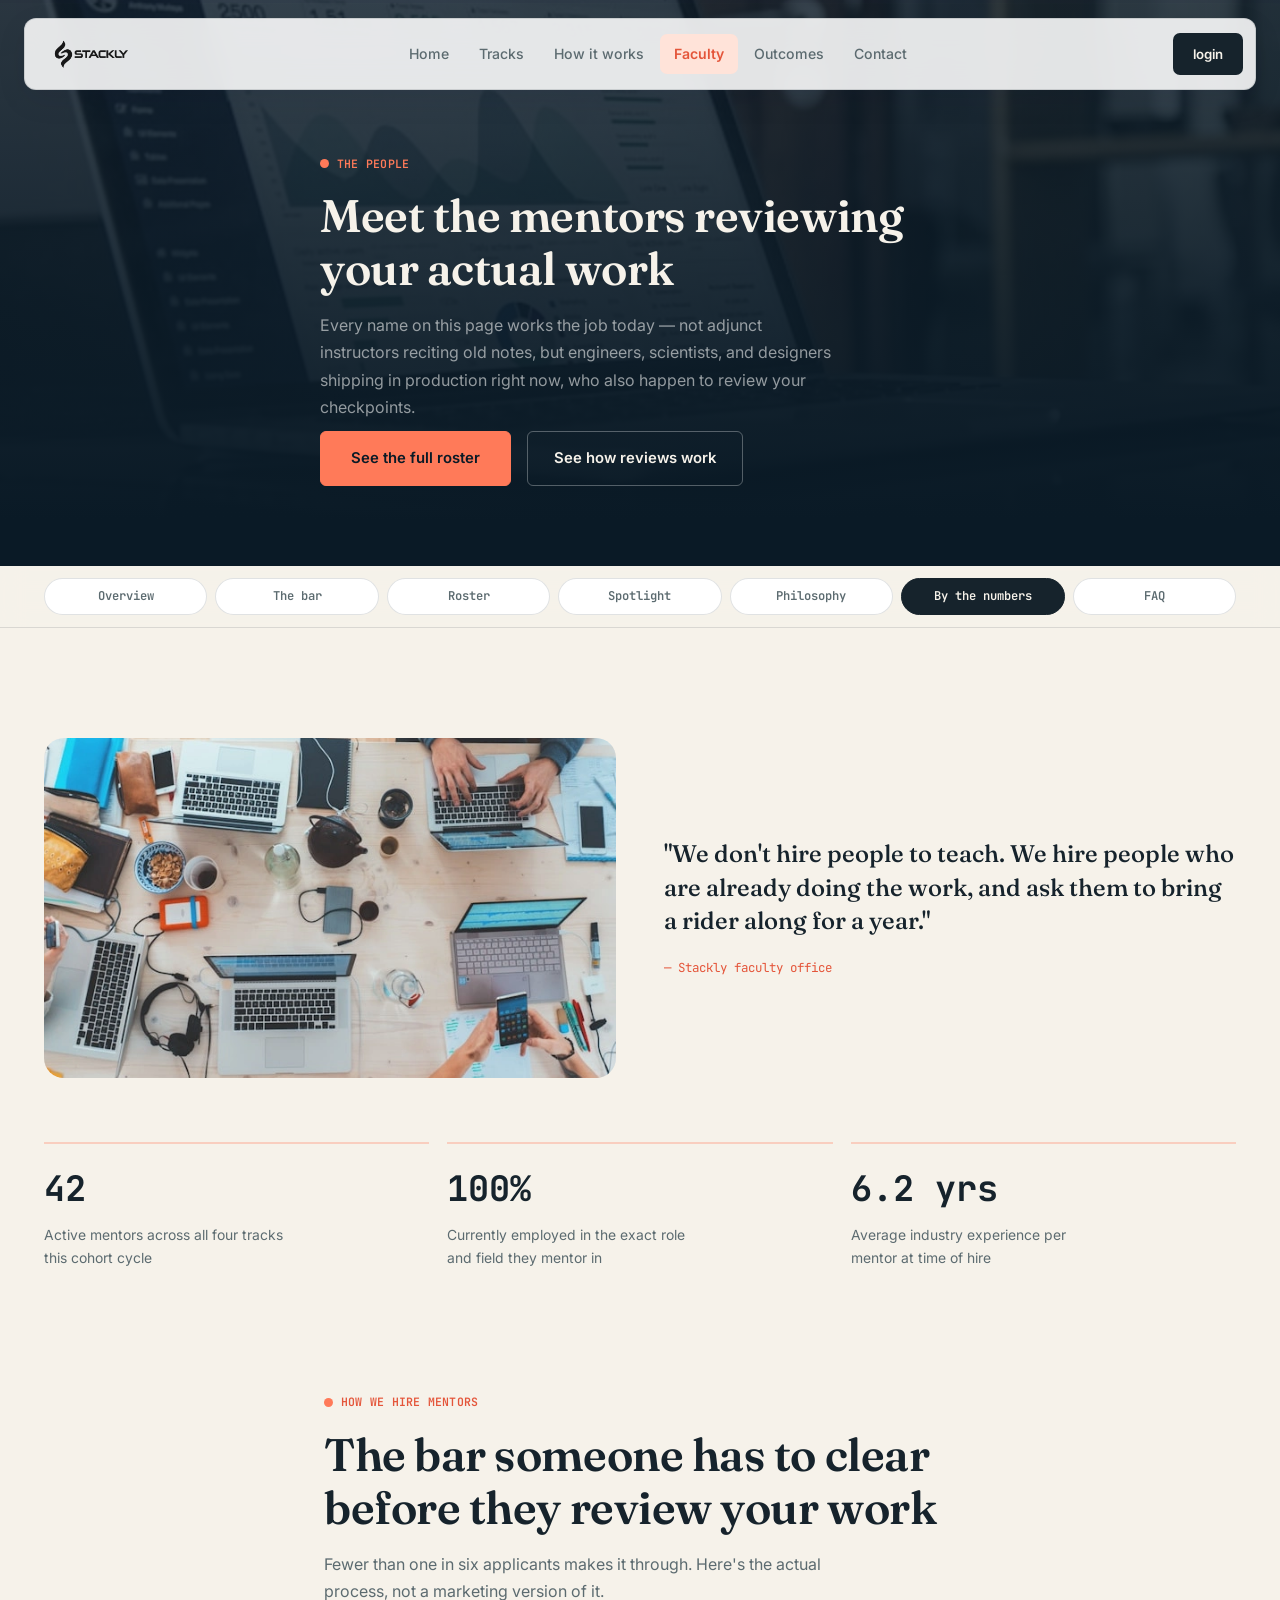
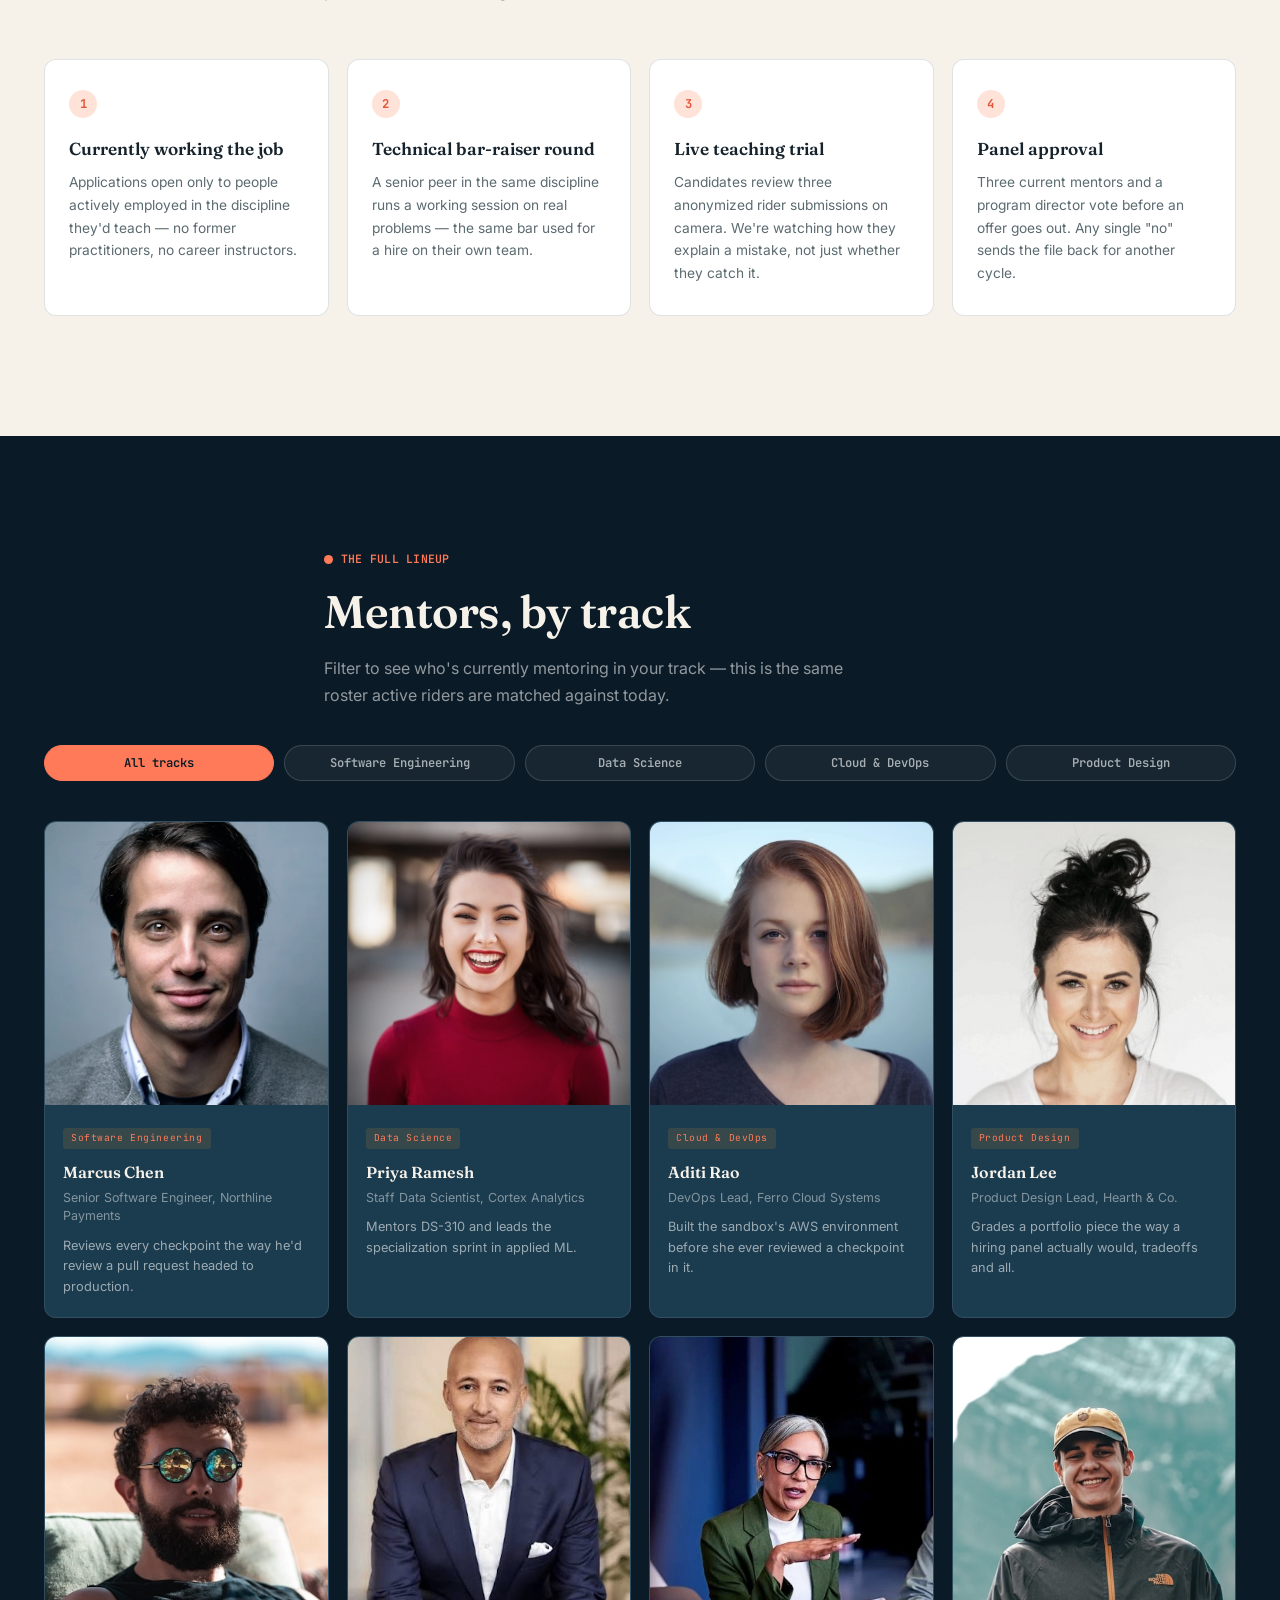
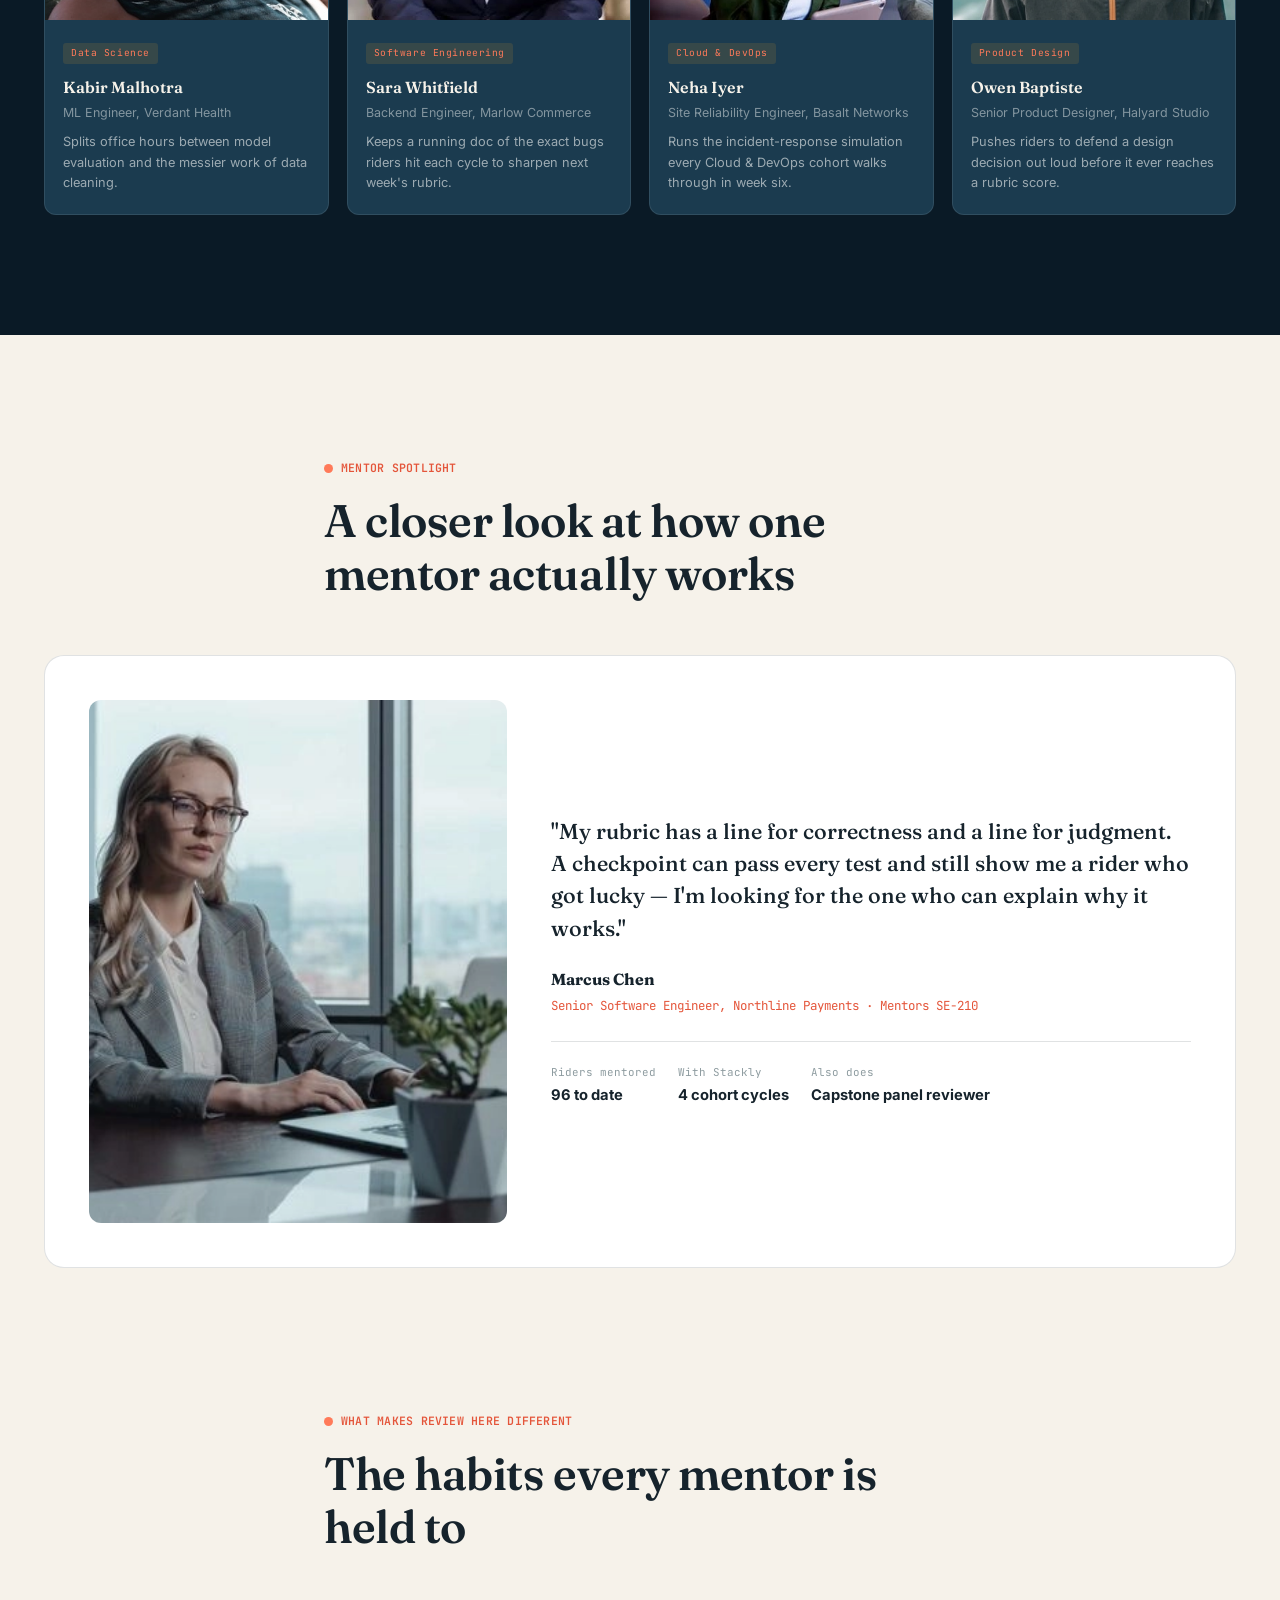
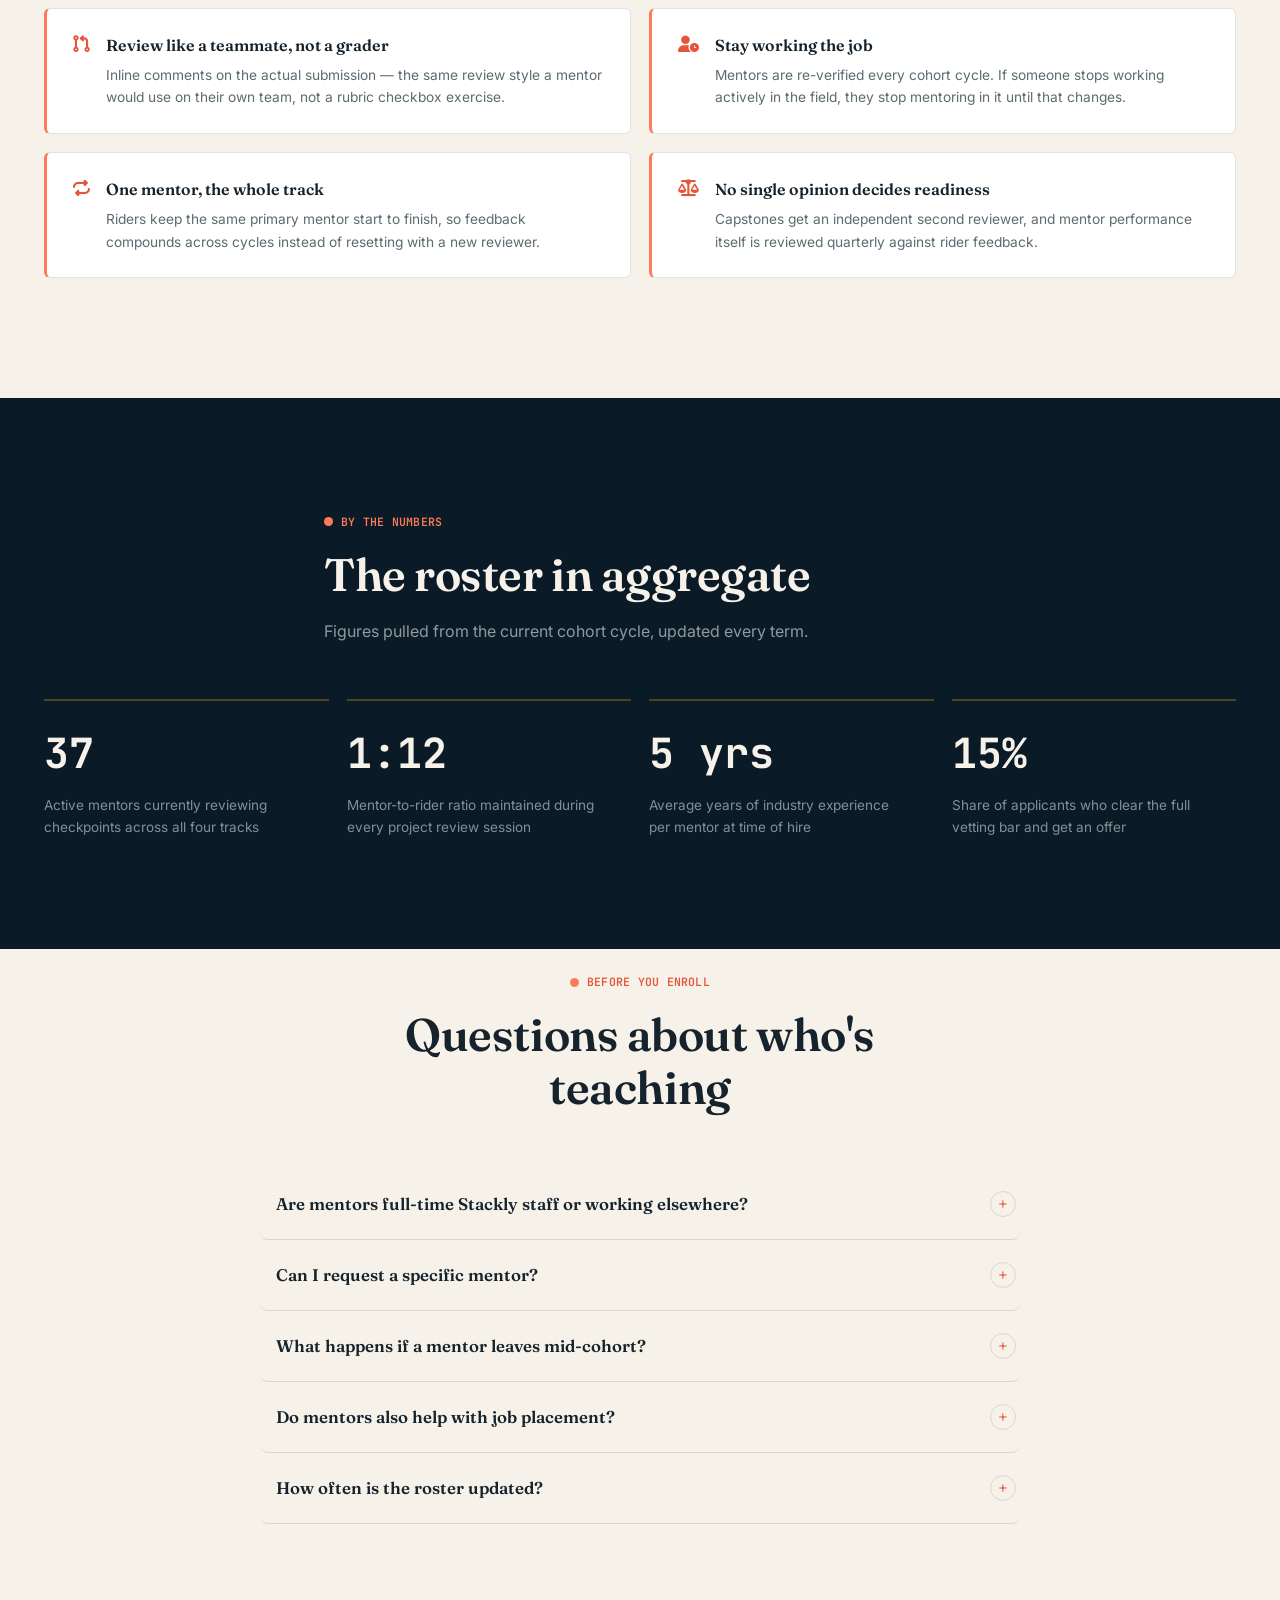
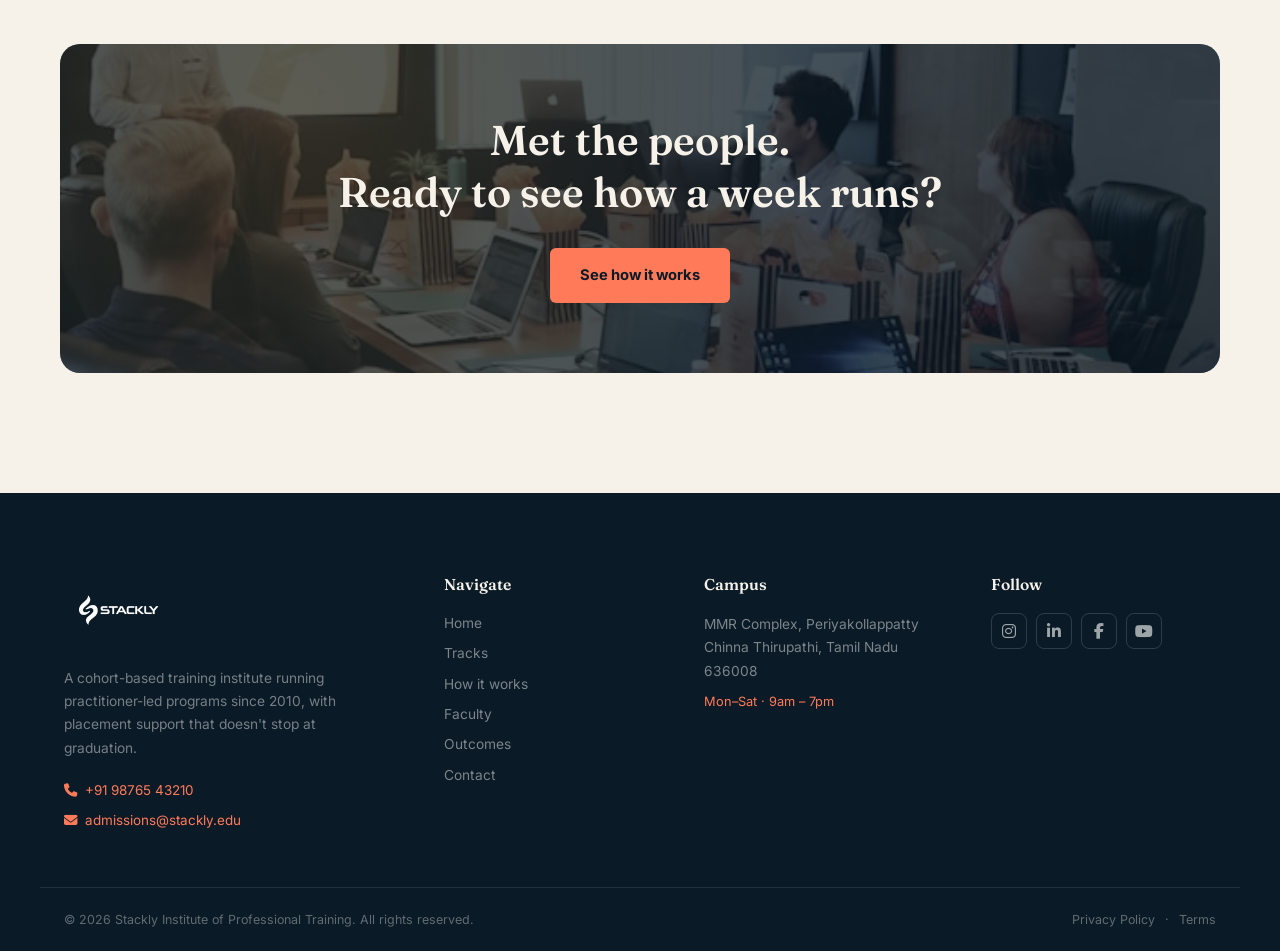
<file: html/faculty.html>
<!DOCTYPE html>
<html lang="en">
<head>
<meta charset="UTF-8">
<meta name="viewport" content="width=device-width, initial-scale=1.0">
<title>Faculty — Stackly</title>
<meta name="description" content="Meet the mentors reviewing your work at Stackly: current practitioners across Software Engineering, Data Science, Cloud & DevOps, and Product Design, how they're vetted, and how mentorship actually runs.">
<link rel="preconnect" href="https://fonts.googleapis.com">
<link rel="preconnect" href="https://fonts.gstatic.com" crossorigin>
<link href="https://fonts.googleapis.com/css2?family=Fraunces:opsz,wght@9..144,500;9..144,600;9..144,700&family=Inter:wght@400;500;600;700&family=JetBrains+Mono:wght@400;500;600;700&display=swap" rel="stylesheet">
<link rel="stylesheet" href="https://cdnjs.cloudflare.com/ajax/libs/font-awesome/6.4.0/css/all.min.css">
<link rel="stylesheet" href="../css/faculty.css">
</head>
<body>

<div class="scroll-progress-container"><div class="scroll-progress-bar" id="page-scroll-indicator"></div></div>

<div class="site-wrapper">

  <!-- ===== Header ===== -->
  <header class="navbar-wrapper" id="navbar-wrapper">
    <div class="navbar-pill">
      <a href="index.html#home" class="navbar-brand" aria-label="Stackly — Home">
        <img src="../assets/stackly_logo.webp" alt="Stackly" class="brand-logo-img">
      </a>

      <nav class="navbar-links" id="main-nav-links">
        <a href="../index.html" class="nav-item">Home</a>
        <a href="tracks.html" class="nav-item">Tracks</a>
        <a href="how it works.html" class="nav-item">How it works</a>
        <a href="./faculty.html" class="nav-item active">Faculty</a>
        <a href="./outcomes.html" class="nav-item">Outcomes</a>
        <a href="./contact.html" class="nav-item">Contact</a>
        <div class="mobile-nav-actions">
          <a href="./login.html" class="btn-book-mobile">login</a>
        </div>
      </nav>

      <div class="navbar-actions">
        <a href="./login.html" class="btn-book">login</a>
        <button class="menu-hamburger" id="nav-menu-hamburger" aria-label="Toggle Navigation Menu" aria-expanded="false">
          <span class="bar"></span><span class="bar"></span><span class="bar"></span>
        </button>
      </div>
    </div>
  </header>

  <!-- ===== 1. Page hero ===== -->
  <section class="page-hero" id="top">
    <div class="page-hero-bg" aria-hidden="true">
      <img src="../assets/h1.webp" alt="">
    </div>
    <div class="page-hero-overlay" aria-hidden="true"></div>
    <div class="page-hero-inner">
      <span class="eyebrow light">THE PEOPLE</span>
      <h1 class="section-heading light">Meet the mentors reviewing your actual work</h1>
      <p class="section-sub light">Every name on this page works the job today — not adjunct instructors reciting old notes, but engineers, scientists, and designers shipping in production right now, who also happen to review your checkpoints.</p>
      <div class="hero-buttons">
        <a href="#roster" class="btn-solid">See the full roster</a>
        <a href="./404.html" class="btn-outline">See how reviews work</a>
      </div>
    </div>
  </section>

  <!-- ===== Sticky in-page sub-navigation ===== -->
  <div class="subnav-wrap" id="subnav-wrap">
    <nav class="subnav" id="subnav" aria-label="On this page">
      <a href="#overview" class="subnav-pill">Overview</a>
      <a href="#bar" class="subnav-pill">The bar</a>
      <a href="#roster" class="subnav-pill">Roster</a>
      <a href="#spotlight" class="subnav-pill">Spotlight</a>
      <a href="#philosophy" class="subnav-pill">Philosophy</a>
      <a href="#stats" class="subnav-pill">By the numbers</a>
      <a href="#faq" class="subnav-pill">FAQ</a>
    </nav>
  </div>

  <!-- ===== 2. Overview ===== -->
  <section class="overview-section" id="overview">
    <div class="section-inner">
      <div class="faculty-photo-row">
        <img src="../assets/h2.webp" alt="A mentor walking a rider through a code review at a shared desk">
        <div class="faculty-photo-note">
          <p>"We don't hire people to teach. We hire people who are already doing the work, and ask them to bring a rider along for a year."</p>
          <span>— Stackly faculty office</span>
        </div>
      </div>

      <div class="overview-stats">
        <div class="overview-stat">
          <span class="overview-stat-num">42</span>
          <p>Active mentors across all four tracks this cohort cycle</p>
        </div>
        <div class="overview-stat">
          <span class="overview-stat-num">100%</span>
          <p>Currently employed in the exact role and field they mentor in</p>
        </div>
        <div class="overview-stat">
          <span class="overview-stat-num">6.2 yrs</span>
          <p>Average industry experience per mentor at time of hire</p>
        </div>
      </div>
    </div>
  </section>

  <!-- ===== 3. The bar (vetting process) ===== -->
  <section class="bar-section" id="bar">
    <div class="section-inner">
      <div class="section-header">
        <span class="eyebrow">HOW WE HIRE MENTORS</span>
        <h2 class="section-heading">The bar someone has to clear before they review your work</h2>
        <p class="section-sub">Fewer than one in six applicants makes it through. Here's the actual process, not a marketing version of it.</p>
      </div>

      <div class="bar-grid">
        <div class="bar-card">
          <span class="bar-card-num">1</span>
          <h3>Currently working the job</h3>
          <p>Applications open only to people actively employed in the discipline they'd teach — no former practitioners, no career instructors.</p>
        </div>
        <div class="bar-card">
          <span class="bar-card-num">2</span>
          <h3>Technical bar-raiser round</h3>
          <p>A senior peer in the same discipline runs a working session on real problems — the same bar used for a hire on their own team.</p>
        </div>
        <div class="bar-card">
          <span class="bar-card-num">3</span>
          <h3>Live teaching trial</h3>
          <p>Candidates review three anonymized rider submissions on camera. We're watching how they explain a mistake, not just whether they catch it.</p>
        </div>
        <div class="bar-card">
          <span class="bar-card-num">4</span>
          <h3>Panel approval</h3>
          <p>Three current mentors and a program director vote before an offer goes out. Any single "no" sends the file back for another cycle.</p>
        </div>
      </div>
    </div>
  </section>

  <!-- ===== 4. Roster ===== -->
  <section class="roster-section" id="roster">
    <div class="section-inner">
      <div class="section-header">
        <span class="eyebrow">THE FULL LINEUP</span>
        <h2 class="section-heading light">Mentors, by track</h2>
        <p class="section-sub light">Filter to see who's currently mentoring in your track — this is the same roster active riders are matched against today.</p>
      </div>

      <div class="roster-filters" id="roster-filters" role="group" aria-label="Filter faculty by track">
        <button class="roster-filter-btn active" data-track="all">All tracks</button>
        <button class="roster-filter-btn" data-track="se">Software Engineering</button>
        <button class="roster-filter-btn" data-track="ds">Data Science</button>
        <button class="roster-filter-btn" data-track="cd">Cloud &amp; DevOps</button>
        <button class="roster-filter-btn" data-track="pd">Product Design</button>
      </div>

      <div class="roster-grid" id="roster-grid">
        <div class="roster-card" data-track="se">
          <div class="roster-photo"><img src="../assets/h16.webp" alt="Portrait of Marcus Chen"></div>
          <div class="roster-body">
            <span class="roster-track">Software Engineering</span>
            <h3>Marcus Chen</h3>
            <p class="roster-role">Senior Software Engineer, Northline Payments</p>
            <p class="roster-note">Reviews every checkpoint the way he'd review a pull request headed to production.</p>
          </div>
        </div>

        <div class="roster-card" data-track="ds">
          <div class="roster-photo"><img src="../assets/h17.webp" alt="Portrait of Priya Ramesh"></div>
          <div class="roster-body">
            <span class="roster-track">Data Science</span>
            <h3>Priya Ramesh</h3>
            <p class="roster-role">Staff Data Scientist, Cortex Analytics</p>
            <p class="roster-note">Mentors DS-310 and leads the specialization sprint in applied ML.</p>
          </div>
        </div>

        <div class="roster-card" data-track="cd">
          <div class="roster-photo"><img src="../assets/h18.webp" alt="Portrait of Aditi Rao"></div>
          <div class="roster-body">
            <span class="roster-track">Cloud &amp; DevOps</span>
            <h3>Aditi Rao</h3>
            <p class="roster-role">DevOps Lead, Ferro Cloud Systems</p>
            <p class="roster-note">Built the sandbox's AWS environment before she ever reviewed a checkpoint in it.</p>
          </div>
        </div>

        <div class="roster-card" data-track="pd">
          <div class="roster-photo"><img src="../assets/h19.webp" alt="Portrait of Jordan Lee"></div>
          <div class="roster-body">
            <span class="roster-track">Product Design</span>
            <h3>Jordan Lee</h3>
            <p class="roster-role">Product Design Lead, Hearth &amp; Co.</p>
            <p class="roster-note">Grades a portfolio piece the way a hiring panel actually would, tradeoffs and all.</p>
          </div>
        </div>

        <div class="roster-card" data-track="ds">
          <div class="roster-photo"><img src="../assets/img10.webp" alt="Portrait of Kabir Malhotra"></div>
          <div class="roster-body">
            <span class="roster-track">Data Science</span>
            <h3>Kabir Malhotra</h3>
            <p class="roster-role">ML Engineer, Verdant Health</p>
            <p class="roster-note">Splits office hours between model evaluation and the messier work of data cleaning.</p>
          </div>
        </div>

        <div class="roster-card" data-track="se">
          <div class="roster-photo"><img src="../assets/t21.webp" alt="Portrait of Sara Whitfield"></div>
          <div class="roster-body">
            <span class="roster-track">Software Engineering</span>
            <h3>Sara Whitfield</h3>
            <p class="roster-role">Backend Engineer, Marlow Commerce</p>
            <p class="roster-note">Keeps a running doc of the exact bugs riders hit each cycle to sharpen next week's rubric.</p>
          </div>
        </div>

        <div class="roster-card" data-track="cd">
          <div class="roster-photo"><img src="../assets/t22.webp" alt="Portrait of Neha Iyer"></div>
          <div class="roster-body">
            <span class="roster-track">Cloud &amp; DevOps</span>
            <h3>Neha Iyer</h3>
            <p class="roster-role">Site Reliability Engineer, Basalt Networks</p>
            <p class="roster-note">Runs the incident-response simulation every Cloud &amp; DevOps cohort walks through in week six.</p>
          </div>
        </div>

        <div class="roster-card" data-track="pd">
          <div class="roster-photo"><img src="../assets/img33.webp" alt="Portrait of Owen Baptiste"></div>
          <div class="roster-body">
            <span class="roster-track">Product Design</span>
            <h3>Owen Baptiste</h3>
            <p class="roster-role">Senior Product Designer, Halyard Studio</p>
            <p class="roster-note">Pushes riders to defend a design decision out loud before it ever reaches a rubric score.</p>
          </div>
        </div>
      </div>
    </div>
  </section>

  <!-- ===== 5. Spotlight ===== -->
  <section class="spotlight-section" id="spotlight">
    <div class="section-inner">
      <div class="section-header">
        <span class="eyebrow">MENTOR SPOTLIGHT</span>
        <h2 class="section-heading">A closer look at how one mentor actually works</h2>
      </div>
      <div class="mentor-card">
        <div class="mentor-media">
          <img src="../assets/t33.webp" alt="Marcus Chen at his desk reviewing code">
        </div>
        <div>
          <p class="mentor-quote">"My rubric has a line for correctness and a line for judgment. A checkpoint can pass every test and still show me a rider who got lucky — I'm looking for the one who can explain why it works."</p>
          <p class="mentor-name">Marcus Chen</p>
          <p class="mentor-role">Senior Software Engineer, Northline Payments · Mentors SE-210</p>

          <div class="mentor-meta">
            <div class="mentor-meta-item"><span>Riders mentored</span><strong>96 to date</strong></div>
            <div class="mentor-meta-item"><span>With Stackly</span><strong>4 cohort cycles</strong></div>
            <div class="mentor-meta-item"><span>Also does</span><strong>Capstone panel reviewer</strong></div>
          </div>
        </div>
      </div>
    </div>
  </section>

  <!-- ===== 6. Philosophy ===== -->
  <section class="philosophy-section" id="philosophy">
    <div class="section-inner">
      <div class="section-header">
        <span class="eyebrow">WHAT MAKES REVIEW HERE DIFFERENT</span>
        <h2 class="section-heading">The habits every mentor is held to</h2>
      </div>

      <div class="philosophy-grid">
        <div class="philosophy-note">
          <i class="fa-solid fa-code-pull-request"></i>
          <div>
            <h4>Review like a teammate, not a grader</h4>
            <p>Inline comments on the actual submission — the same review style a mentor would use on their own team, not a rubric checkbox exercise.</p>
          </div>
        </div>
        <div class="philosophy-note">
          <i class="fa-solid fa-user-clock"></i>
          <div>
            <h4>Stay working the job</h4>
            <p>Mentors are re-verified every cohort cycle. If someone stops working actively in the field, they stop mentoring in it until that changes.</p>
          </div>
        </div>
        <div class="philosophy-note">
          <i class="fa-solid fa-repeat"></i>
          <div>
            <h4>One mentor, the whole track</h4>
            <p>Riders keep the same primary mentor start to finish, so feedback compounds across cycles instead of resetting with a new reviewer.</p>
          </div>
        </div>
        <div class="philosophy-note">
          <i class="fa-solid fa-scale-balanced"></i>
          <div>
            <h4>No single opinion decides readiness</h4>
            <p>Capstones get an independent second reviewer, and mentor performance itself is reviewed quarterly against rider feedback.</p>
          </div>
        </div>
      </div>
    </div>
  </section>

  <!-- ===== 7. By the numbers (animated counters) ===== -->
  <section class="stats-section" id="stats">
    <div class="section-inner">
      <div class="section-header">
        <span class="eyebrow">BY THE NUMBERS</span>
        <h2 class="section-heading light">The roster in aggregate</h2>
        <p class="section-sub light">Figures pulled from the current cohort cycle, updated every term.</p>
      </div>

      <div class="stats-grid">
        <div class="stat-block">
          <div class="stat-number" data-count-to="42" data-suffix="">0</div>
          <p>Active mentors currently reviewing checkpoints across all four tracks</p>
        </div>
        <div class="stat-block">
          <div class="stat-number" data-count-to="1" data-suffix=":12">0</div>
          <p>Mentor-to-rider ratio maintained during every project review session</p>
        </div>
        <div class="stat-block">
          <div class="stat-number" data-count-to="6" data-suffix=" yrs">0</div>
          <p>Average years of industry experience per mentor at time of hire</p>
        </div>
        <div class="stat-block">
          <div class="stat-number" data-count-to="17" data-suffix="%">0</div>
          <p>Share of applicants who clear the full vetting bar and get an offer</p>
        </div>
      </div>
    </div>
  </section>

  <!-- ===== 8. FAQ ===== -->
  <section class="faq-section" id="faq">
    <div class="section-inner">
      <div class="section-header">
        <span class="eyebrow">BEFORE YOU ENROLL</span>
        <h2 class="section-heading">Questions about who's teaching</h2>
      </div>
      <div class="faq-list">
        <div class="faq-item">
          <button class="faq-question" aria-expanded="false">
            <span>Are mentors full-time Stackly staff or working elsewhere?</span>
            <span class="faq-icon">+</span>
          </button>
          <div class="faq-answer">
            <p>Every mentor holds a full-time role in the field they teach and mentors on top of that job. It's a deliberate tradeoff — you get someone whose judgment is current, in exchange for a smaller pool of available hours, which is why office hours and checkpoint turnaround are scheduled tightly around their calendars.</p>
          </div>
        </div>
        <div class="faq-item">
          <button class="faq-question" aria-expanded="false">
            <span>Can I request a specific mentor?</span>
            <span class="faq-icon">+</span>
          </button>
          <div class="faq-answer">
            <p>You can list a preference during enrollment and we'll try to match it, but assignment ultimately depends on mentor capacity that cycle. Every mentor on the roster clears the same bar, so match quality doesn't depend on landing a specific name.</p>
          </div>
        </div>
        <div class="faq-item">
          <button class="faq-question" aria-expanded="false">
            <span>What happens if a mentor leaves mid-cohort?</span>
            <span class="faq-icon">+</span>
          </button>
          <div class="faq-answer">
            <p>It's rare, but if it happens the program director hands you off to another mentor in the same track within a week, along with your full feedback history so nothing gets lost in the transition.</p>
          </div>
        </div>
        <div class="faq-item">
          <button class="faq-question" aria-expanded="false">
            <span>Do mentors also help with job placement?</span>
            <span class="faq-icon">+</span>
          </button>
          <div class="faq-answer">
            <p>Many do informally — several mentors have referred riders into openings at their own companies — but formal placement support runs through the separate career coaching team, not through your mentor relationship.</p>
          </div>
        </div>
        <div class="faq-item">
          <button class="faq-question" aria-expanded="false">
            <span>How often is the roster updated?</span>
            <span class="faq-icon">+</span>
          </button>
          <div class="faq-answer">
            <p>Every cohort cycle. Mentors are re-verified against the same bar new applicants clear, and a small number rotate out each term as their own roles or availability change.</p>
          </div>
        </div>
      </div>
    </div>
  </section>

  <!-- ===== CTA banner ===== -->
  <section class="cta-banner-section">
    <div class="cta-card">
      <img class="cta-bg-img" src="../assets/h4.webp" alt="">
      <h2 class="cta-heading">Met the people.<br>Ready to see how a week runs?</h2>
      <a href="./404.html" class="cta-btn">See how it works</a>
    </div>
  </section>

  <!-- ===== Footer ===== -->
  <footer class="site-footer" id="contact">
    <div class="footer-inner">
      <div class="footer-col footer-brand-col">
        <a href="index.html#home" class="footer-logo" aria-label="Stackly — Home">
          <img src="../assets/stackly_logo.webp" alt="Stackly" class="brand-logo-img footer-logo-img">
        </a>
        <p class="footer-tagline">A cohort-based training institute running practitioner-led programs since 2010, with placement support that doesn't stop at graduation.</p>
        <div class="footer-contact">
          <a href="./404.html"><i class="fa-solid fa-phone"></i> +91 98765 43210</a>
          <a href="./404.html"><i class="fa-solid fa-envelope"></i> admissions@stackly.edu</a>
        </div>
      </div>
      <div class="footer-col">
        <h4>Navigate</h4>
        <nav class="footer-nav">
          <a href="../index.html">Home</a>
          <a href="tracks.html">Tracks</a>
          <a href="how it works.html">How it works</a>
          <a href="./faculty.html">Faculty</a>
          <a href="./outcomes.html">Outcomes</a>
          <a href="./contact.html">Contact</a>
        </nav>
      </div>
      <div class="footer-col">
        <h4>Campus</h4>
        <address>
          MMR Complex, Periyakollappatty<br>
          Chinna Thirupathi, Tamil Nadu 636008
        </address>
        <p class="footer-hours">Mon–Sat · 9am – 7pm</p>
      </div>
      <div class="footer-col footer-social-col">
        <h4>Follow</h4>
        <div class="footer-social-icons">
          <a href="404.html" aria-label="Instagram"><i class="fa-brands fa-instagram"></i></a>
          <a href="404.html" aria-label="LinkedIn"><i class="fa-brands fa-linkedin-in"></i></a>
          <a href="404.html" aria-label="Facebook"><i class="fa-brands fa-facebook-f"></i></a>
          <a href="404.html" aria-label="YouTube"><i class="fa-brands fa-youtube"></i></a>
        </div>
      </div>
    </div>
    <div class="footer-bottom">
      <p>&copy; 2026 Stackly Institute of Professional Training. All rights reserved.</p>
      <div class="footer-bottom-links"><a href="404.html">Privacy Policy</a><span>·</span><a href="404.html">Terms</a></div>
    </div>
  </footer>

</div>

<button id="back-to-top" class="back-to-top" aria-label="Back to top">
  <svg viewBox="0 0 24 24" fill="none" stroke="currentColor" stroke-width="2.4" stroke-linecap="round" stroke-linejoin="round"><polyline points="18 15 12 9 6 15"></polyline></svg>
</button>

<script src="../js/faculty.js"></script>
</body>
</html>
</file>
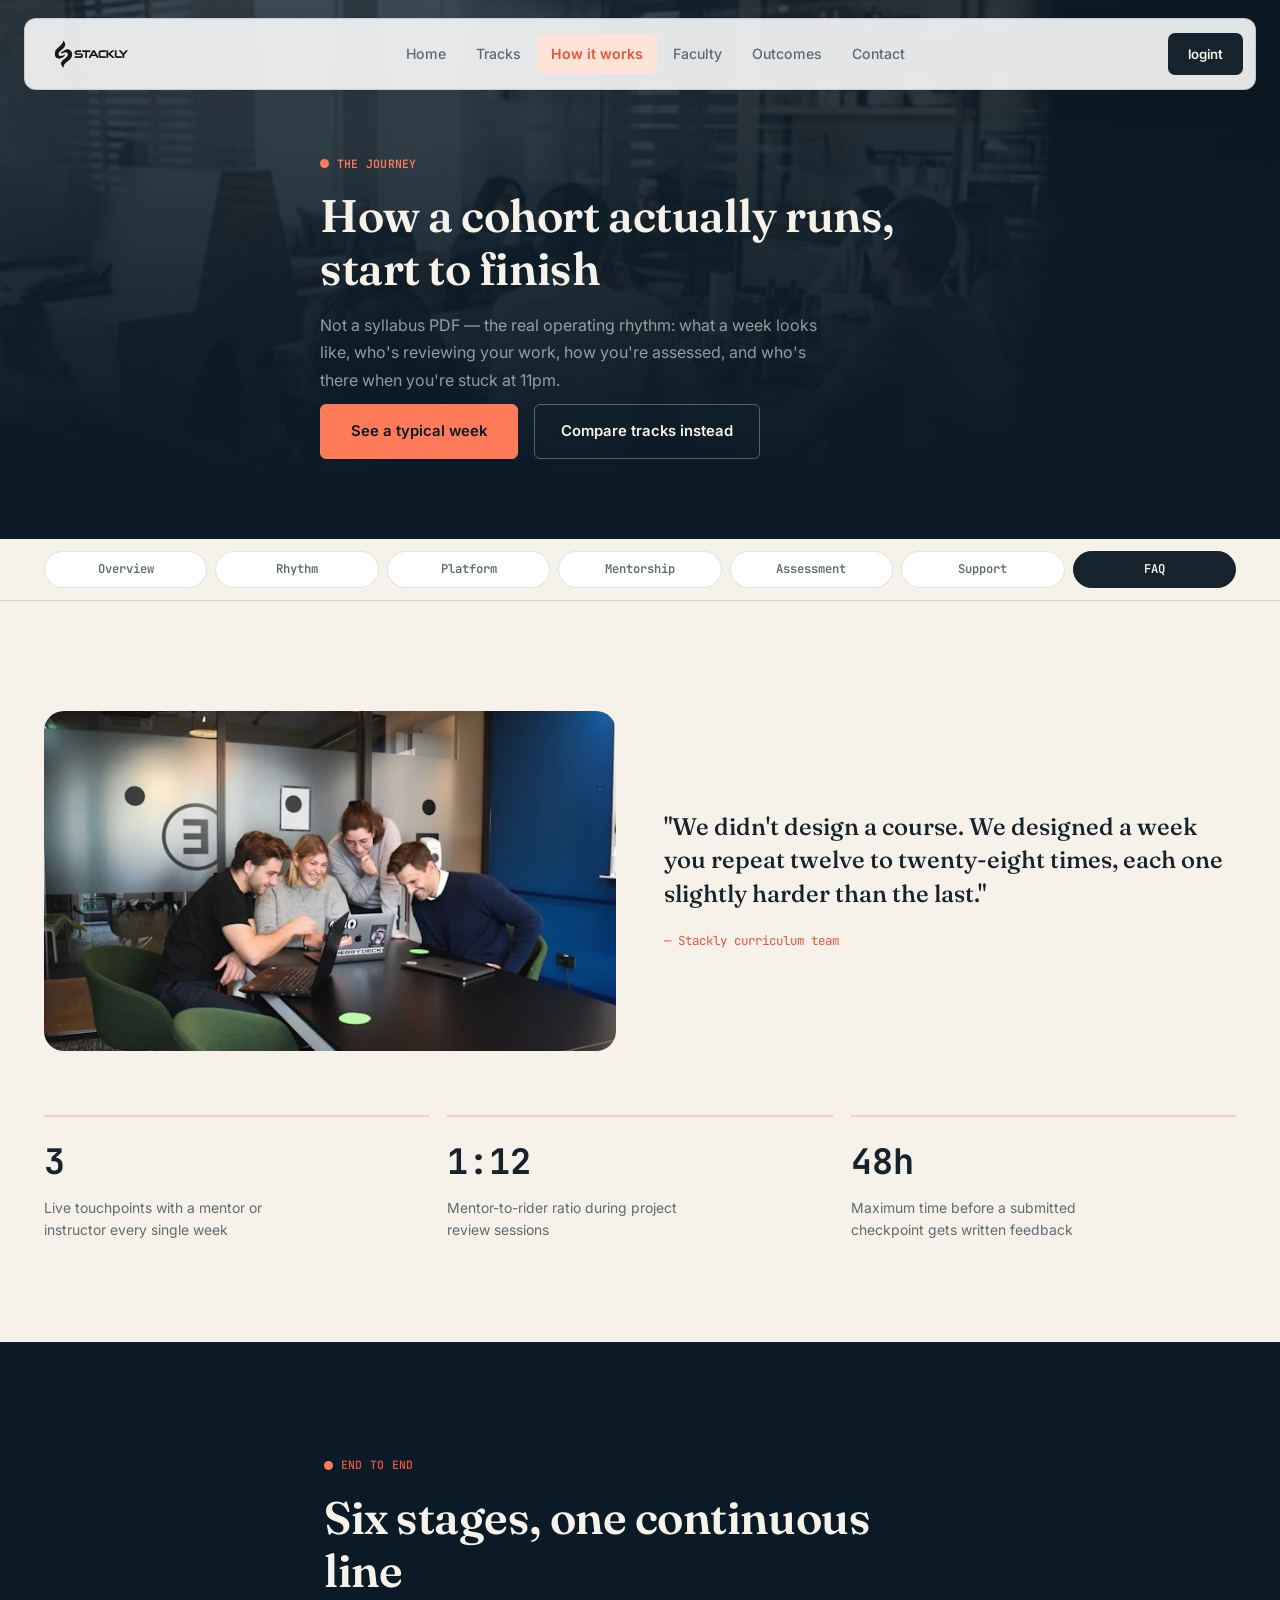
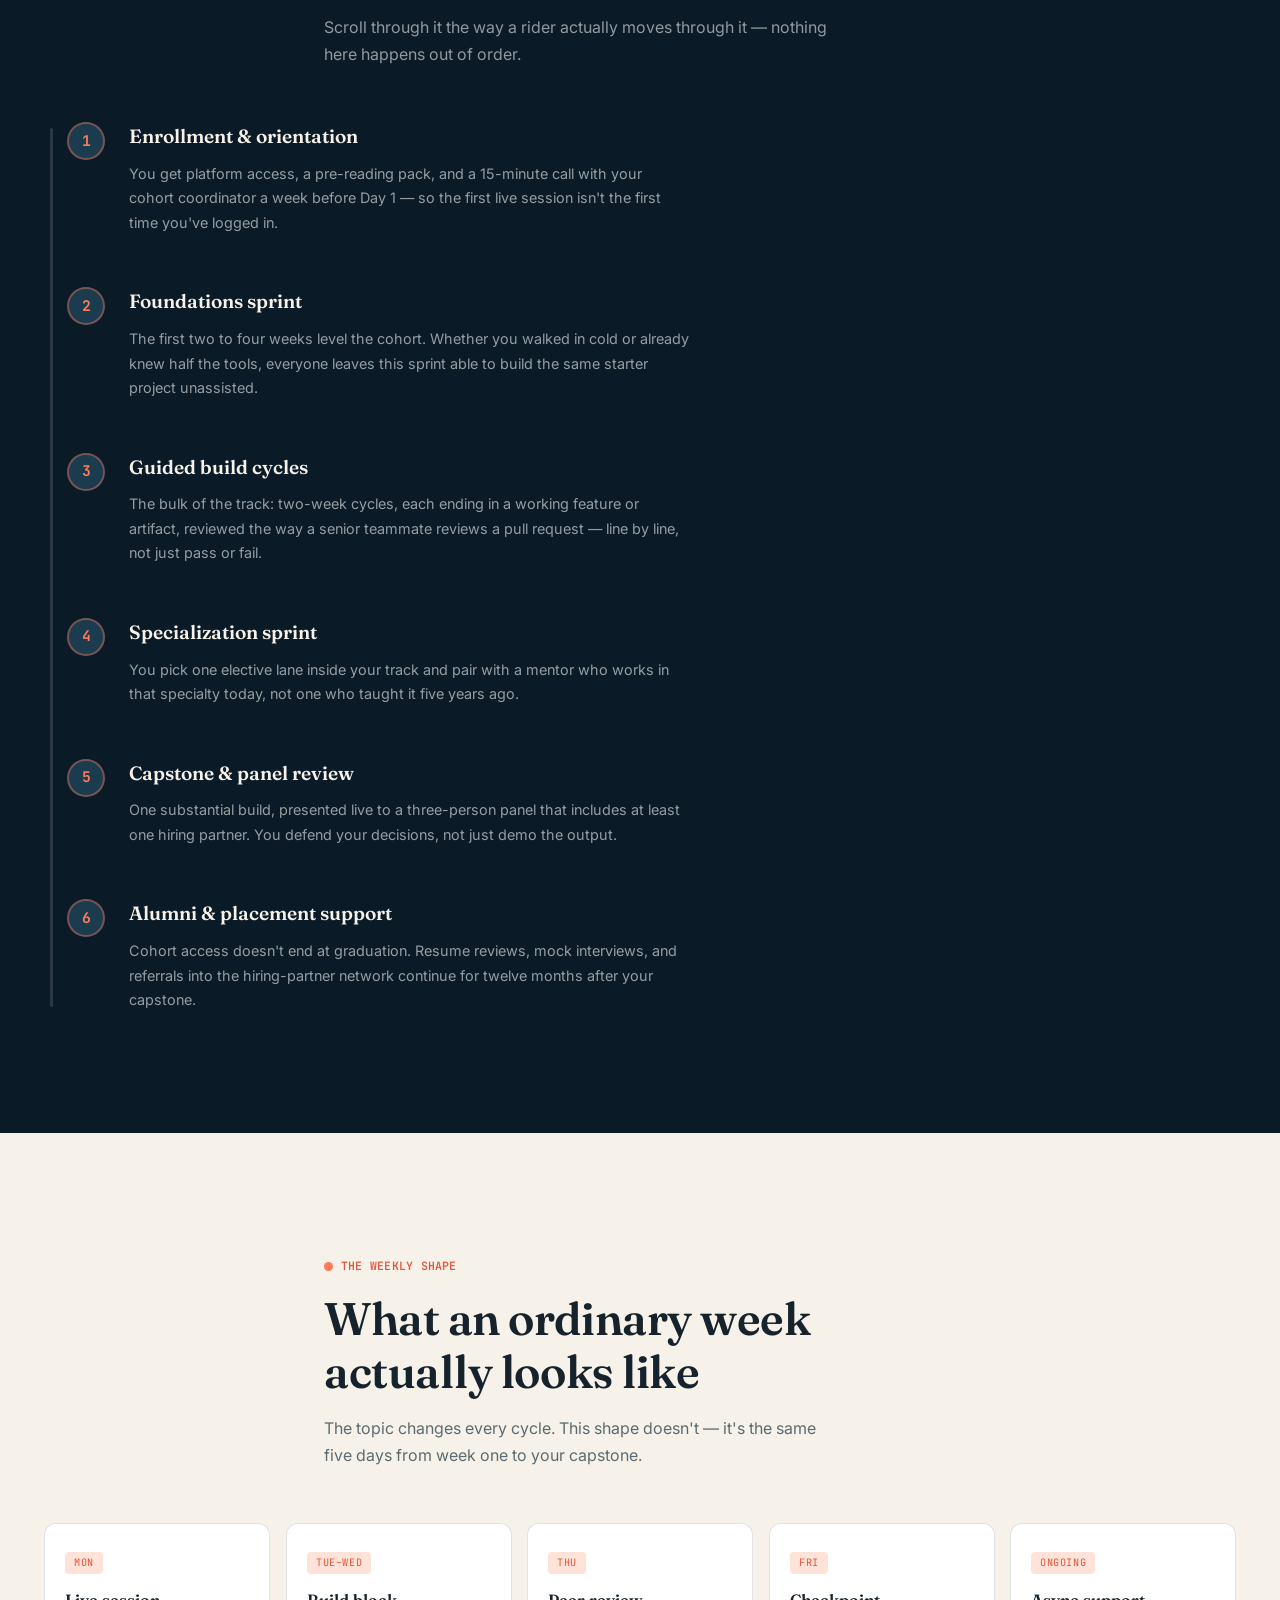
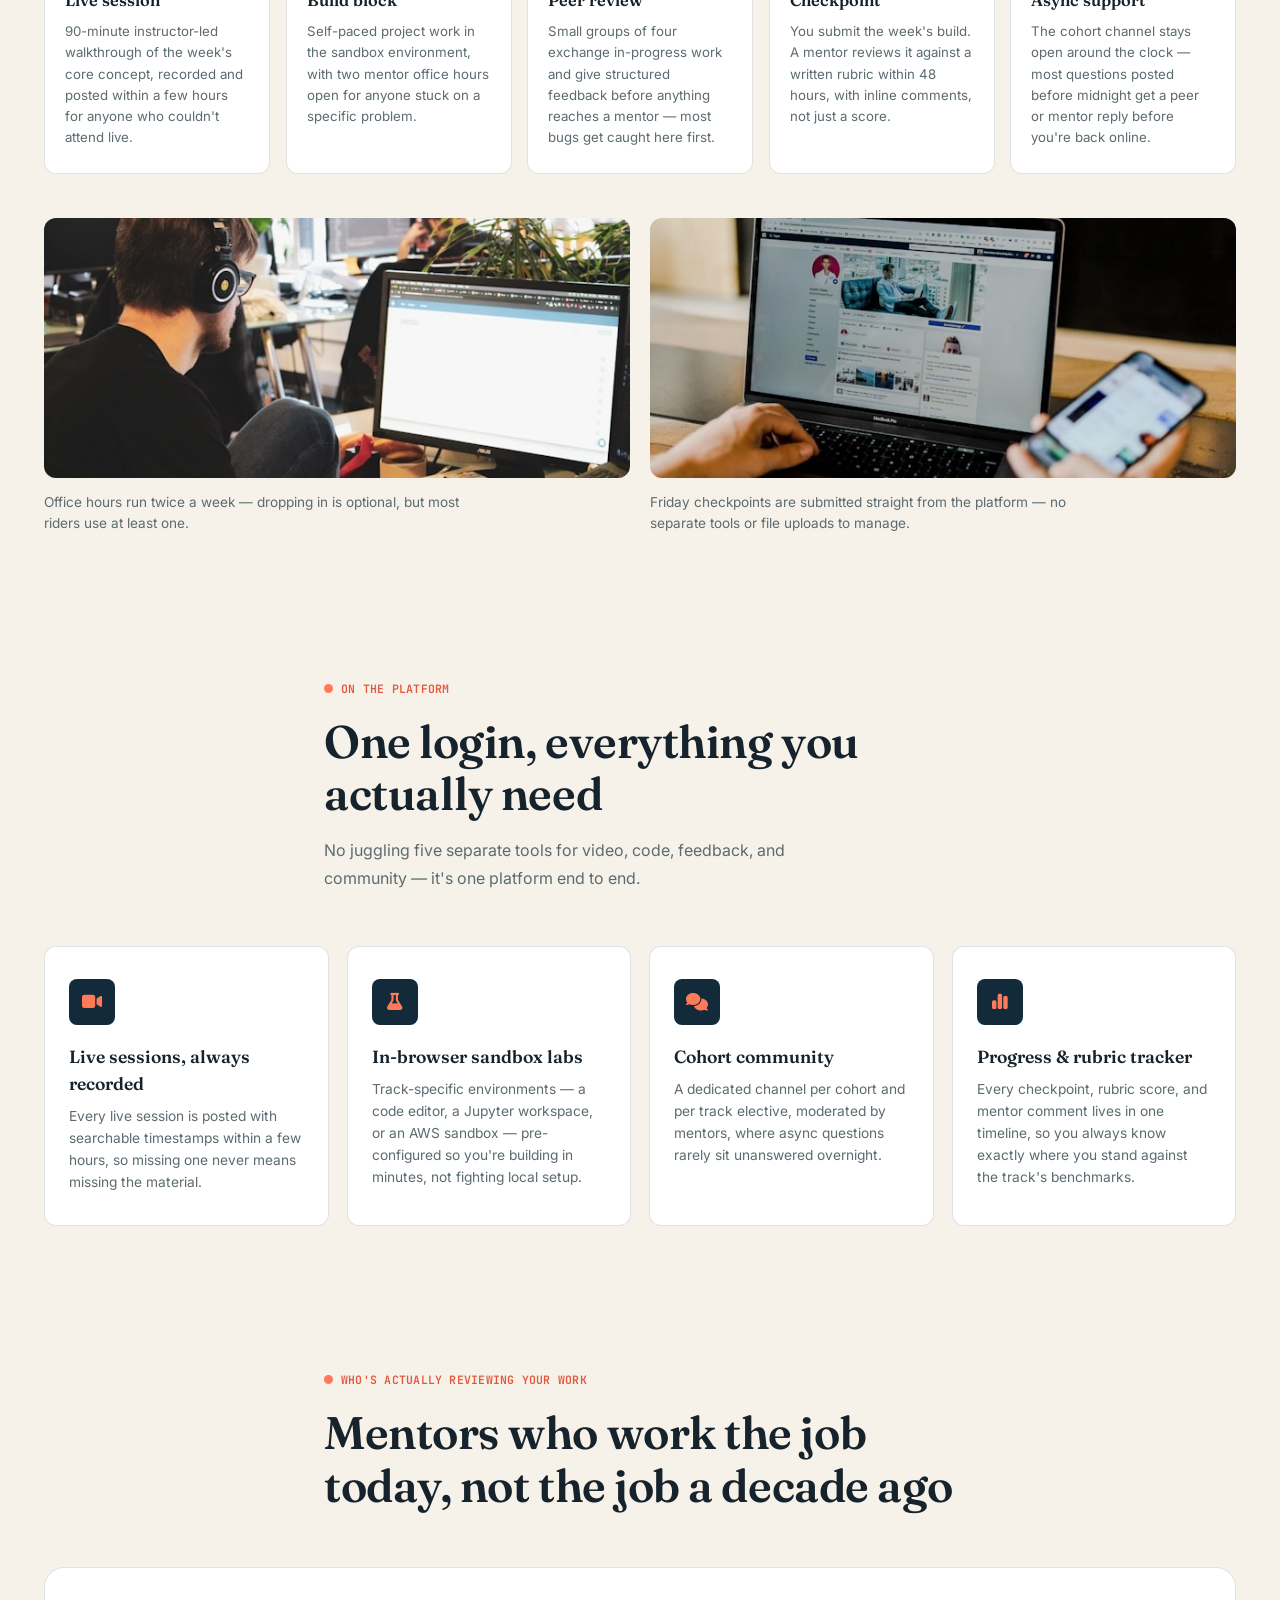
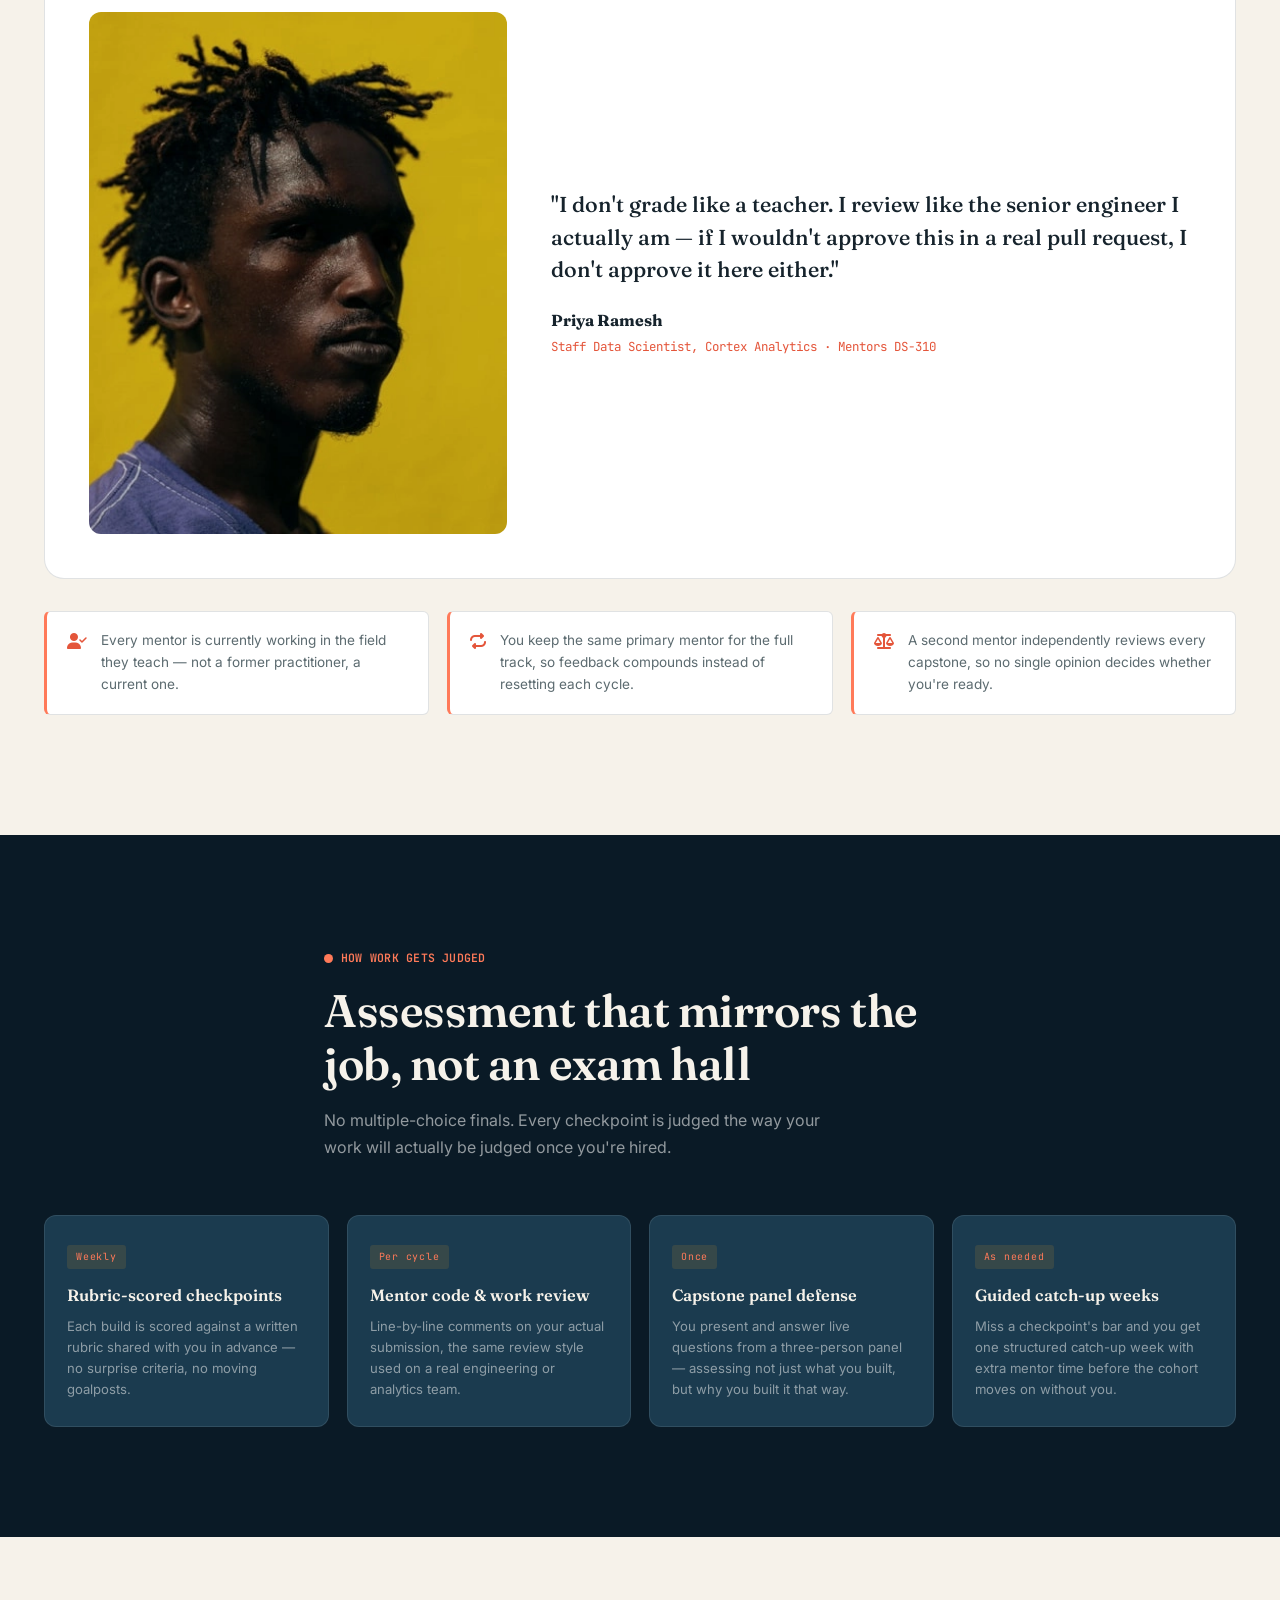
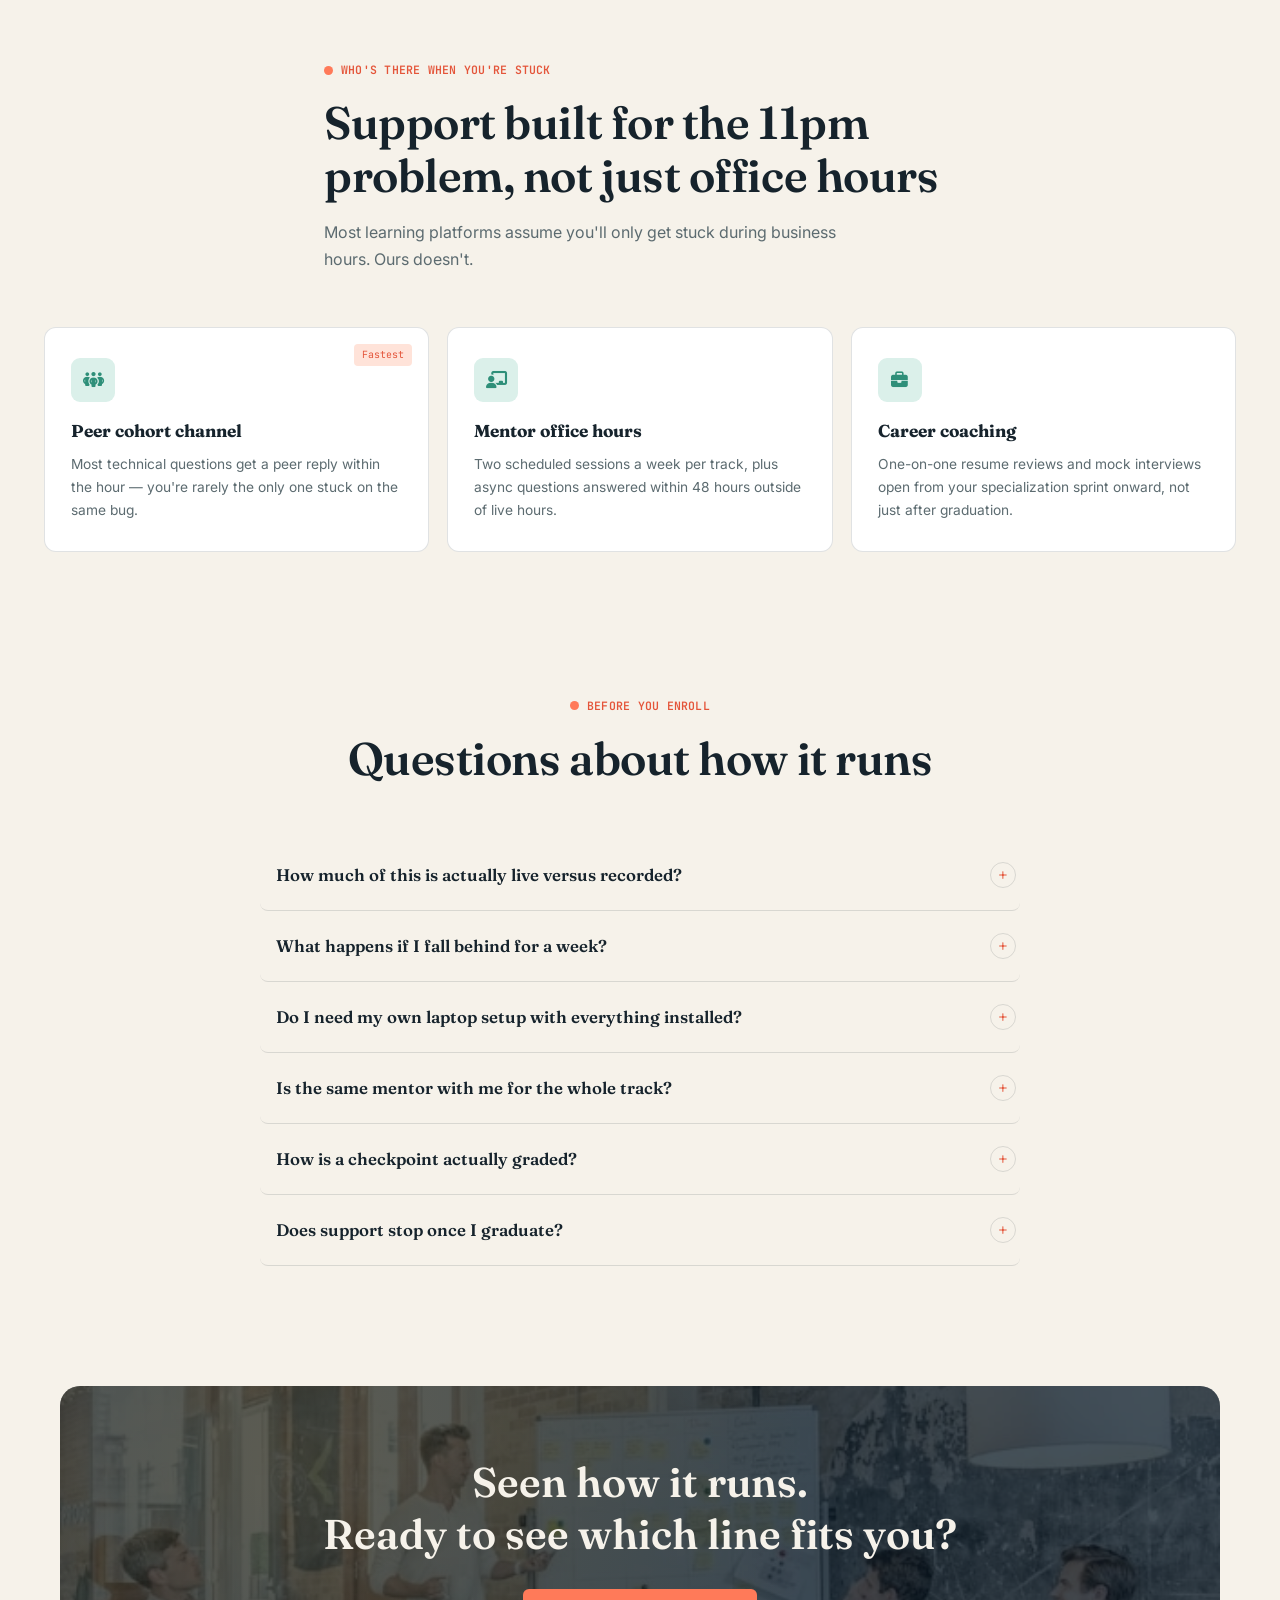
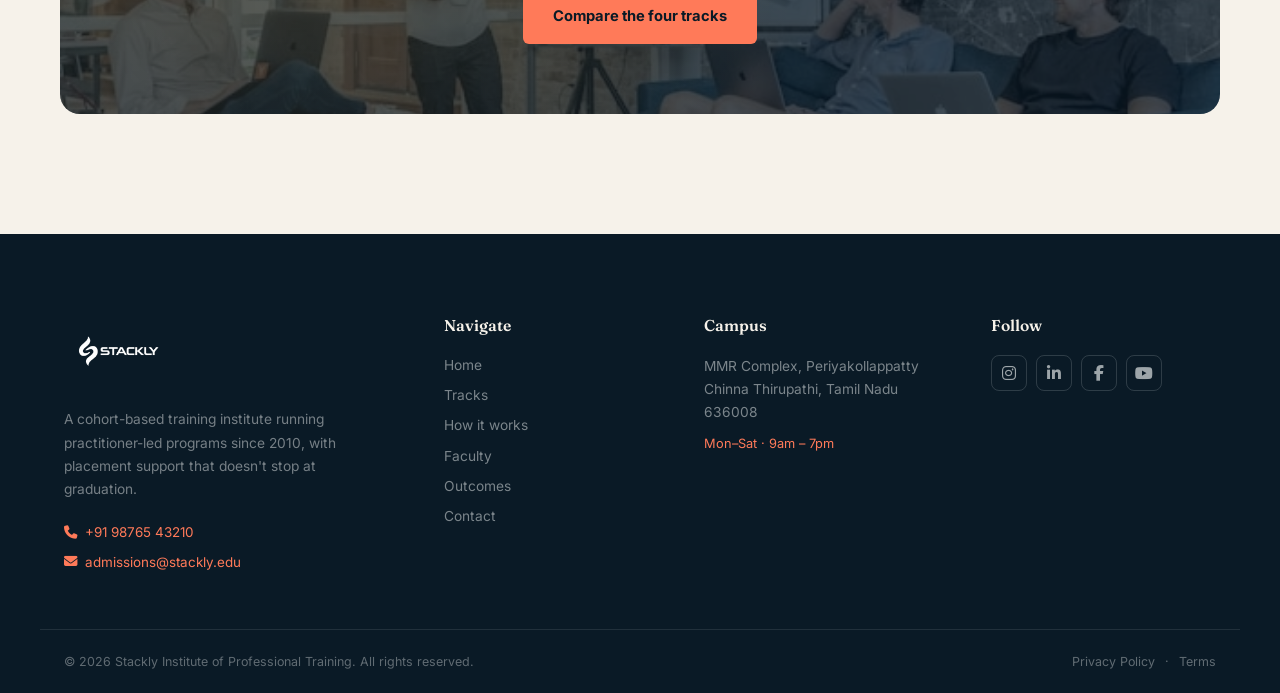
<file: html/how it works.html>
<!DOCTYPE html>
<html lang="en">
<head>
<meta charset="UTF-8">
<meta name="viewport" content="width=device-width, initial-scale=1.0">
<title>How It Works — Stackly</title>
<meta name="description" content="How a Stackly cohort actually runs: the weekly rhythm, the live platform, the mentorship model, how work gets assessed, and the support system behind every rider from enrollment to placement.">
<link rel="preconnect" href="https://fonts.googleapis.com">
<link rel="preconnect" href="https://fonts.gstatic.com" crossorigin>
<link href="https://fonts.googleapis.com/css2?family=Fraunces:opsz,wght@9..144,500;9..144,600;9..144,700&family=Inter:wght@400;500;600;700&family=JetBrains+Mono:wght@400;500;600;700&display=swap" rel="stylesheet">
<link rel="stylesheet" href="https://cdnjs.cloudflare.com/ajax/libs/font-awesome/6.4.0/css/all.min.css">
<link rel="stylesheet" href="../css/how-it-works.css">
</head>
<body>

<div class="scroll-progress-container"><div class="scroll-progress-bar" id="page-scroll-indicator"></div></div>

<div class="site-wrapper">

  <!-- ===== Header ===== -->
  <header class="navbar-wrapper" id="navbar-wrapper">
    <div class="navbar-pill">
      <a href="index.html#home" class="navbar-brand" aria-label="Stackly — Home">
        <img src="../assets/stackly_logo.webp" alt="Stackly" class="brand-logo-img">
      </a>

      <nav class="navbar-links" id="main-nav-links">
        <a href="../index.html" class="nav-item">Home</a>
        <a href="tracks.html" class="nav-item">Tracks</a>
        <a href="how-it-works.html" class="nav-item active">How it works</a>
        <a href="./faculty.html" class="nav-item">Faculty</a>
        <a href="./outcomes.html" class="nav-item">Outcomes</a>
        <a href="./contact.html" class="nav-item">Contact</a>
        <div class="mobile-nav-actions">
          <a href="./login.html" class="btn-book-mobile">login</a>
        </div>
      </nav>

      <div class="navbar-actions">
        <a href="./login.html" class="btn-book">logint</a>
        <button class="menu-hamburger" id="nav-menu-hamburger" aria-label="Toggle Navigation Menu" aria-expanded="false">
          <span class="bar"></span><span class="bar"></span><span class="bar"></span>
        </button>
      </div>
    </div>
  </header>

  <!-- ===== 1. Page hero ===== -->
  <section class="page-hero" id="top">
    <div class="page-hero-bg" aria-hidden="true">
      <img src="../assets/A36.webp" alt="">
    </div>
    <div class="page-hero-overlay" aria-hidden="true"></div>
    <div class="page-hero-inner">
      <span class="eyebrow light">THE JOURNEY</span>
      <h1 class="section-heading light">How a cohort actually runs, start to finish</h1>
      <p class="section-sub light">Not a syllabus PDF — the real operating rhythm: what a week looks like, who's reviewing your work, how you're assessed, and who's there when you're stuck at 11pm.</p>
      <div class="hero-buttons">
        <a href="#rhythm" class="btn-solid">See a typical week</a>
        <a href="./404.html" class="btn-outline">Compare tracks instead</a>
      </div>
    </div>
  </section>

  <!-- ===== Sticky in-page sub-navigation ===== -->
  <div class="subnav-wrap" id="subnav-wrap">
    <nav class="subnav" id="subnav" aria-label="On this page">
      <a href="#overview" class="subnav-pill">Overview</a>
      <a href="#rhythm" class="subnav-pill">Rhythm</a>
      <a href="#platform" class="subnav-pill">Platform</a>
      <a href="#mentorship" class="subnav-pill">Mentorship</a>
      <a href="#assessment" class="subnav-pill">Assessment</a>
      <a href="#support" class="subnav-pill">Support</a>
      <a href="#faq" class="subnav-pill">FAQ</a>
    </nav>
  </div>

  <!-- ===== 2. Overview / operating model ===== -->
  <section class="overview-section" id="overview">
    <div class="section-inner">
      <div class="route-photo-row">
        <img src="../assets/A34.webp" alt="Riders working through a live project during a Stackly session">
        <div class="route-photo-note">
          <p>"We didn't design a course. We designed a week you repeat twelve to twenty-eight times, each one slightly harder than the last."</p>
          <span>— Stackly curriculum team</span>
        </div>
      </div>

      <div class="overview-stats">
        <div class="overview-stat">
          <span class="overview-stat-num">3</span>
          <p>Live touchpoints with a mentor or instructor every single week</p>
        </div>
        <div class="overview-stat">
          <span class="overview-stat-num">1:12</span>
          <p>Mentor-to-rider ratio during project review sessions</p>
        </div>
        <div class="overview-stat">
          <span class="overview-stat-num">48h</span>
          <p>Maximum time before a submitted checkpoint gets written feedback</p>
        </div>
      </div>
    </div>
  </section>

  <!-- ===== 3. Journey timeline (scroll-linked fill line) ===== -->
  <section class="journey-section" id="journey">
    <div class="section-inner">
      <div class="section-header">
        <span class="eyebrow">END TO END</span>
        <h2 class="section-heading">Six stages, one continuous line</h2>
        <p class="section-sub">Scroll through it the way a rider actually moves through it — nothing here happens out of order.</p>
      </div>

      <div class="journey-body">
        <div class="journey-track-wrap" aria-hidden="true">
          <div class="journey-track"></div>
          <div class="journey-fill" id="journey-fill"></div>
        </div>

        <div class="journey-steps">
          <div class="journey-step">
            <span class="journey-step-num">1</span>
            <div class="journey-step-body">
              <h3>Enrollment &amp; orientation</h3>
              <p>You get platform access, a pre-reading pack, and a 15-minute call with your cohort coordinator a week before Day 1 — so the first live session isn't the first time you've logged in.</p>
            </div>
          </div>
          <div class="journey-step">
            <span class="journey-step-num">2</span>
            <div class="journey-step-body">
              <h3>Foundations sprint</h3>
              <p>The first two to four weeks level the cohort. Whether you walked in cold or already knew half the tools, everyone leaves this sprint able to build the same starter project unassisted.</p>
            </div>
          </div>
          <div class="journey-step">
            <span class="journey-step-num">3</span>
            <div class="journey-step-body">
              <h3>Guided build cycles</h3>
              <p>The bulk of the track: two-week cycles, each ending in a working feature or artifact, reviewed the way a senior teammate reviews a pull request — line by line, not just pass or fail.</p>
            </div>
          </div>
          <div class="journey-step">
            <span class="journey-step-num">4</span>
            <div class="journey-step-body">
              <h3>Specialization sprint</h3>
              <p>You pick one elective lane inside your track and pair with a mentor who works in that specialty today, not one who taught it five years ago.</p>
            </div>
          </div>
          <div class="journey-step">
            <span class="journey-step-num">5</span>
            <div class="journey-step-body">
              <h3>Capstone &amp; panel review</h3>
              <p>One substantial build, presented live to a three-person panel that includes at least one hiring partner. You defend your decisions, not just demo the output.</p>
            </div>
          </div>
          <div class="journey-step">
            <span class="journey-step-num">6</span>
            <div class="journey-step-body">
              <h3>Alumni &amp; placement support</h3>
              <p>Cohort access doesn't end at graduation. Resume reviews, mock interviews, and referrals into the hiring-partner network continue for twelve months after your capstone.</p>
            </div>
          </div>
        </div>
      </div>
    </div>
  </section>

  <!-- ===== 4. Weekly rhythm ===== -->
  <section class="rhythm-section" id="rhythm">
    <div class="section-inner">
      <div class="section-header">
        <span class="eyebrow">THE WEEKLY SHAPE</span>
        <h2 class="section-heading">What an ordinary week actually looks like</h2>
        <p class="section-sub">The topic changes every cycle. This shape doesn't — it's the same five days from week one to your capstone.</p>
      </div>

      <div class="rhythm-grid">
        <div class="rhythm-day tilt-card">
          <span class="rhythm-day-tag">MON</span>
          <h3>Live session</h3>
          <p>90-minute instructor-led walkthrough of the week's core concept, recorded and posted within a few hours for anyone who couldn't attend live.</p>
        </div>
        <div class="rhythm-day tilt-card">
          <span class="rhythm-day-tag">TUE–WED</span>
          <h3>Build block</h3>
          <p>Self-paced project work in the sandbox environment, with two mentor office hours open for anyone stuck on a specific problem.</p>
        </div>
        <div class="rhythm-day tilt-card">
          <span class="rhythm-day-tag">THU</span>
          <h3>Peer review</h3>
          <p>Small groups of four exchange in-progress work and give structured feedback before anything reaches a mentor — most bugs get caught here first.</p>
        </div>
        <div class="rhythm-day tilt-card">
          <span class="rhythm-day-tag">FRI</span>
          <h3>Checkpoint</h3>
          <p>You submit the week's build. A mentor reviews it against a written rubric within 48 hours, with inline comments, not just a score.</p>
        </div>
        <div class="rhythm-day tilt-card">
          <span class="rhythm-day-tag">ONGOING</span>
          <h3>Async support</h3>
          <p>The cohort channel stays open around the clock — most questions posted before midnight get a peer or mentor reply before you're back online.</p>
        </div>
      </div>

      <div class="rhythm-gallery">
        <div class="rhythm-gallery-item">
          <img src="../assets/b2.webp" alt="Mentor and rider reviewing a project together during office hours">
          <p>Office hours run twice a week — dropping in is optional, but most riders use at least one.</p>
        </div>
        <div class="rhythm-gallery-item">
          <img src="../assets/h7.webp" alt="Code editor open during a Friday checkpoint submission">
          <p>Friday checkpoints are submitted straight from the platform — no separate tools or file uploads to manage.</p>
        </div>
      </div>
    </div>
  </section>

  <!-- ===== 5. Live platform ===== -->
  <section class="platform-features-section" id="platform">
    <div class="section-inner">
      <div class="section-header">
        <span class="eyebrow">ON THE PLATFORM</span>
        <h2 class="section-heading">One login, everything you actually need</h2>
        <p class="section-sub">No juggling five separate tools for video, code, feedback, and community — it's one platform end to end.</p>
      </div>

      <div class="capability-grid">
        <div class="capability-card">
          <span class="capability-icon"><i class="fa-solid fa-video"></i></span>
          <h3>Live sessions, always recorded</h3>
          <p>Every live session is posted with searchable timestamps within a few hours, so missing one never means missing the material.</p>
        </div>
        <div class="capability-card">
          <span class="capability-icon"><i class="fa-solid fa-flask"></i></span>
          <h3>In-browser sandbox labs</h3>
          <p>Track-specific environments — a code editor, a Jupyter workspace, or an AWS sandbox — pre-configured so you're building in minutes, not fighting local setup.</p>
        </div>
        <div class="capability-card">
          <span class="capability-icon"><i class="fa-solid fa-comments"></i></span>
          <h3>Cohort community</h3>
          <p>A dedicated channel per cohort and per track elective, moderated by mentors, where async questions rarely sit unanswered overnight.</p>
        </div>
        <div class="capability-card">
          <span class="capability-icon"><i class="fa-solid fa-chart-simple"></i></span>
          <h3>Progress &amp; rubric tracker</h3>
          <p>Every checkpoint, rubric score, and mentor comment lives in one timeline, so you always know exactly where you stand against the track's benchmarks.</p>
        </div>
      </div>
    </div>
  </section>

  <!-- ===== 6. Mentorship model ===== -->
  <section class="mentorship-section" id="mentorship">
    <div class="section-inner">
      <div class="section-header">
        <span class="eyebrow">WHO'S ACTUALLY REVIEWING YOUR WORK</span>
        <h2 class="section-heading">Mentors who work the job today, not the job a decade ago</h2>
      </div>
      <div class="mentor-card">
        <div class="mentor-media">
          <img src="../assets/l19.webp" alt="Portrait of a Stackly mentor at their desk">
        </div>
        <div>
          <p class="mentor-quote">"I don't grade like a teacher. I review like the senior engineer I actually am — if I wouldn't approve this in a real pull request, I don't approve it here either."</p>
          <p class="mentor-name">Priya Ramesh</p>
          <p class="mentor-role">Staff Data Scientist, Cortex Analytics · Mentors DS‑310</p>
        </div>
      </div>

      <div class="mentorship-notes">
        <div class="mentorship-note">
          <i class="fa-solid fa-user-check"></i>
          <p>Every mentor is currently working in the field they teach — not a former practitioner, a current one.</p>
        </div>
        <div class="mentorship-note">
          <i class="fa-solid fa-repeat"></i>
          <p>You keep the same primary mentor for the full track, so feedback compounds instead of resetting each cycle.</p>
        </div>
        <div class="mentorship-note">
          <i class="fa-solid fa-scale-balanced"></i>
          <p>A second mentor independently reviews every capstone, so no single opinion decides whether you're ready.</p>
        </div>
      </div>
    </div>
  </section>

  <!-- ===== 7. Assessment & feedback ===== -->
  <section class="assessment-section" id="assessment">
    <div class="section-inner">
      <div class="section-header">
        <span class="eyebrow light">HOW WORK GETS JUDGED</span>
        <h2 class="section-heading light">Assessment that mirrors the job, not an exam hall</h2>
        <p class="section-sub light">No multiple-choice finals. Every checkpoint is judged the way your work will actually be judged once you're hired.</p>
      </div>

      <div class="assessment-grid">
        <div class="assessment-card">
          <span class="assessment-tag">Weekly</span>
          <h3>Rubric-scored checkpoints</h3>
          <p>Each build is scored against a written rubric shared with you in advance — no surprise criteria, no moving goalposts.</p>
        </div>
        <div class="assessment-card">
          <span class="assessment-tag">Per cycle</span>
          <h3>Mentor code &amp; work review</h3>
          <p>Line-by-line comments on your actual submission, the same review style used on a real engineering or analytics team.</p>
        </div>
        <div class="assessment-card">
          <span class="assessment-tag">Once</span>
          <h3>Capstone panel defense</h3>
          <p>You present and answer live questions from a three-person panel — assessing not just what you built, but why you built it that way.</p>
        </div>
        <div class="assessment-card">
          <span class="assessment-tag">As needed</span>
          <h3>Guided catch-up weeks</h3>
          <p>Miss a checkpoint's bar and you get one structured catch-up week with extra mentor time before the cohort moves on without you.</p>
        </div>
      </div>
    </div>
  </section>

  <!-- ===== 8. Support system ===== -->
  <section class="support-section" id="support">
    <div class="section-inner">
      <div class="section-header">
        <span class="eyebrow">WHO'S THERE WHEN YOU'RE STUCK</span>
        <h2 class="section-heading">Support built for the 11pm problem, not just office hours</h2>
        <p class="section-sub">Most learning platforms assume you'll only get stuck during business hours. Ours doesn't.</p>
      </div>

      <div class="support-grid">
        <div class="support-card">
          <span class="support-tag">Fastest</span>
          <span class="support-icon"><i class="fa-solid fa-people-group"></i></span>
          <h3>Peer cohort channel</h3>
          <p>Most technical questions get a peer reply within the hour — you're rarely the only one stuck on the same bug.</p>
        </div>
        <div class="support-card">
          <span class="support-icon"><i class="fa-solid fa-chalkboard-user"></i></span>
          <h3>Mentor office hours</h3>
          <p>Two scheduled sessions a week per track, plus async questions answered within 48 hours outside of live hours.</p>
        </div>
        <div class="support-card">
          <span class="support-icon"><i class="fa-solid fa-briefcase"></i></span>
          <h3>Career coaching</h3>
          <p>One-on-one resume reviews and mock interviews open from your specialization sprint onward, not just after graduation.</p>
        </div>
      </div>
    </div>
  </section>

  <!-- ===== 9. FAQ ===== -->
  <section class="faq-section" id="faq">
    <div class="section-inner">
      <div class="section-header">
        <span class="eyebrow">BEFORE YOU ENROLL</span>
        <h2 class="section-heading">Questions about how it runs</h2>
      </div>
      <div class="faq-list">
        <div class="faq-item">
          <button class="faq-question" aria-expanded="false">
            <span>How much of this is actually live versus recorded?</span>
            <span class="faq-icon">+</span>
          </button>
          <div class="faq-answer">
            <p>One live instructor session a week is core to every track, plus scheduled mentor office hours. Everything live is recorded, but the checkpoint reviews, peer feedback, and community support happen in real time regardless of whether you attend live.</p>
          </div>
        </div>
        <div class="faq-item">
          <button class="faq-question" aria-expanded="false">
            <span>What happens if I fall behind for a week?</span>
            <span class="faq-icon">+</span>
          </button>
          <div class="faq-answer">
            <p>You get one guided catch-up week with extra mentor time before the cohort schedule moves on. It's built into every track — falling behind once isn't treated as failing the program.</p>
          </div>
        </div>
        <div class="faq-item">
          <button class="faq-question" aria-expanded="false">
            <span>Do I need my own laptop setup with everything installed?</span>
            <span class="faq-icon">+</span>
          </button>
          <div class="faq-answer">
            <p>No. Track-specific sandbox environments run in the browser, pre-configured with the tools you need. A stable internet connection and a modern browser are the only requirements.</p>
          </div>
        </div>
        <div class="faq-item">
          <button class="faq-question" aria-expanded="false">
            <span>Is the same mentor with me for the whole track?</span>
            <span class="faq-icon">+</span>
          </button>
          <div class="faq-answer">
            <p>Yes, for weekly checkpoint review. Your capstone gets an independent second reviewer as well, so the assessment at the end isn't resting on a single relationship.</p>
          </div>
        </div>
        <div class="faq-item">
          <button class="faq-question" aria-expanded="false">
            <span>How is a checkpoint actually graded?</span>
            <span class="faq-icon">+</span>
          </button>
          <div class="faq-answer">
            <p>Against a written rubric shared with you before you start the build — covering correctness, code or work quality, and how well you handled edge cases. You'll always know the bar before you're measured against it.</p>
          </div>
        </div>
        <div class="faq-item">
          <button class="faq-question" aria-expanded="false">
            <span>Does support stop once I graduate?</span>
            <span class="faq-icon">+</span>
          </button>
          <div class="faq-answer">
            <p>No — resume reviews, mock interviews, and hiring-partner referrals continue for twelve months after your capstone, through the same platform and mentor network you used during the track.</p>
          </div>
        </div>
      </div>
    </div>
  </section>

  <!-- ===== CTA banner ===== -->
  <section class="cta-banner-section">
    <div class="cta-card">
      <img class="cta-bg-img" src="../assets/AI20.webp" alt="">
      <h2 class="cta-heading">Seen how it runs.<br>Ready to see which line fits you?</h2>
      <a href="./404.html" class="cta-btn">Compare the four tracks</a>
    </div>
  </section>

  <!-- ===== Footer ===== -->
  <footer class="site-footer" id="contact">
    <div class="footer-inner">
      <div class="footer-col footer-brand-col">
        <a href="index.html#home" class="footer-logo" aria-label="Stackly — Home">
          <img src="../assets/stackly_logo.webp" alt="Stackly" class="brand-logo-img footer-logo-img">
        </a>
        <p class="footer-tagline">A cohort-based training institute running practitioner-led programs since 2010, with placement support that doesn't stop at graduation.</p>
        <div class="footer-contact">
          <a href="./404.html"><i class="fa-solid fa-phone"></i> +91 98765 43210</a>
          <a href="./404.html"><i class="fa-solid fa-envelope"></i> admissions@stackly.edu</a>
        </div>
      </div>
      <div class="footer-col">
        <h4>Navigate</h4>
        <nav class="footer-nav">
          <a href="../index.html">Home</a>
          <a href="tracks.html">Tracks</a>
          <a href="how-it-works.html">How it works</a>
          <a href="./faculty.html">Faculty</a>
          <a href="./outcomes.html">Outcomes</a>
          <a href="./contact.html">Contact</a>
        </nav>
      </div>
      <div class="footer-col">
        <h4>Campus</h4>
        <address>
          MMR Complex, Periyakollappatty<br>
          Chinna Thirupathi, Tamil Nadu 636008
        </address>
        <p class="footer-hours">Mon–Sat · 9am – 7pm</p>
      </div>
      <div class="footer-col footer-social-col">
        <h4>Follow</h4>
        <div class="footer-social-icons">
          <a href="404.html" aria-label="Instagram"><i class="fa-brands fa-instagram"></i></a>
          <a href="404.html" aria-label="LinkedIn"><i class="fa-brands fa-linkedin-in"></i></a>
          <a href="404.html" aria-label="Facebook"><i class="fa-brands fa-facebook-f"></i></a>
          <a href="404.html" aria-label="YouTube"><i class="fa-brands fa-youtube"></i></a>
        </div>
      </div>
    </div>
    <div class="footer-bottom">
      <p>&copy; 2026 Stackly Institute of Professional Training. All rights reserved.</p>
      <div class="footer-bottom-links"><a href="404.html">Privacy Policy</a><span>·</span><a href="404.html">Terms</a></div>
    </div>
  </footer>

</div>

<button id="back-to-top" class="back-to-top" aria-label="Back to top">
  <svg viewBox="0 0 24 24" fill="none" stroke="currentColor" stroke-width="2.4" stroke-linecap="round" stroke-linejoin="round"><polyline points="18 15 12 9 6 15"></polyline></svg>
</button>

<script src="https://cdnjs.cloudflare.com/ajax/libs/gsap/3.12.5/gsap.min.js"></script>
<script src="../js/how-it-works.js"></script>
</body>
</html>
</file>
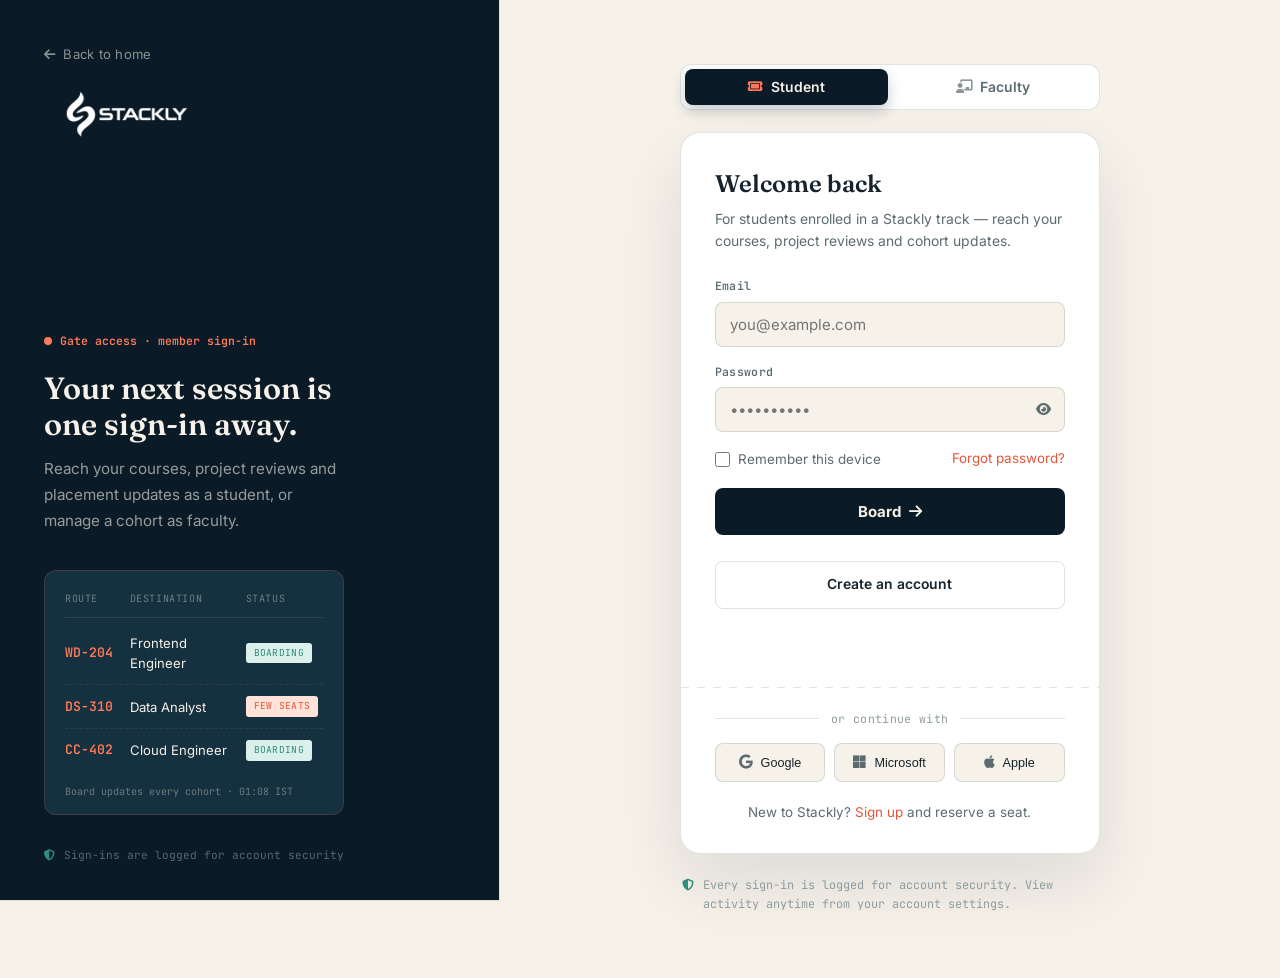
<file: html/login.html>
<!DOCTYPE html>
<html lang="en">
<head>
<meta charset="UTF-8">
<meta name="viewport" content="width=device-width, initial-scale=1.0">
<title>Sign in — Stackly</title>
<meta name="description" content="Sign in to Stackly — your student dashboard for courses and progress, or the faculty portal for cohorts and grading.">
<link rel="preconnect" href="https://fonts.googleapis.com">
<link rel="preconnect" href="https://fonts.gstatic.com" crossorigin>
<link href="https://fonts.googleapis.com/css2?family=Fraunces:opsz,wght@9..144,500;9..144,600;9..144,700&family=Inter:wght@400;500;600;700&family=JetBrains+Mono:wght@400;500;600;700&display=swap" rel="stylesheet">
<link rel="stylesheet" href="https://cdnjs.cloudflare.com/ajax/libs/font-awesome/6.4.0/css/all.min.css">
<style>
:root{
  --indigo-deep:#0A1A26;
  --indigo-mid:#15303F;
  --indigo-line:rgba(246,242,234,.14);

  --paper:#F6F2EA;
  --card:#FFFFFF;

  --ink:#16232C;
  --ink-soft:#5C6B70;
  --ink-faint:#8E9CA0;
  --line:rgba(22,35,44,.13);

  --amber:#FF7A59;
  --amber-deep:#E4553A;
  --amber-soft:#FFE3D9;

  --green:#2E8F79;
  --green-soft:#DBF0EA;
  --red:#C1402F;

  --font-display:'Fraunces', serif;
  --font-body:'Inter', sans-serif;
  --font-mono:'JetBrains Mono', monospace;

  --ease:cubic-bezier(.19,1,.22,1);
  --brand-w:clamp(360px, 39vw, 540px);
}
*{margin:0;padding:0;box-sizing:border-box;}
html{overflow-x:hidden;}
body{
  font-family:var(--font-body);background:var(--paper);color:var(--ink);
  overflow-x:hidden;-webkit-font-smoothing:antialiased;font-size:16px;line-height:1.55;
}
img{max-width:100%;display:block;}
a{color:inherit;}
a:focus-visible,button:focus-visible,input:focus-visible{outline:2px solid var(--amber-deep);outline-offset:3px;border-radius:4px;}

/* ============ SPLIT SHELL ============ */
.shell{min-height:100vh;}

/* ---------- LEFT: brand / boarding board ---------- */
/* Fixed to the viewport so it always fills exactly 100vh, however long the
   right-hand form gets. overflow-y:auto (instead of hidden) means that on
   short viewports the board/footline scroll into view internally instead
   of being clipped off the bottom. */
.brand-panel{
  position:fixed;top:0;left:0;bottom:0;width:var(--brand-w);
  overflow-y:auto;overflow-x:hidden;
  background:var(--indigo-deep);color:var(--paper);
  display:flex;flex-direction:column;
  padding:44px 44px 36px;
  box-shadow:0 0 0 1px rgba(0,0,0,.08);
  scrollbar-width:none; /* firefox */
}
.brand-panel::-webkit-scrollbar{ display:none; } /* chrome/safari — decorative panel, wheel/touch scroll still works */
.brand-grid-bg{
  position:absolute;inset:0;
  background-image:linear-gradient(var(--indigo-line) 1px,transparent 1px),linear-gradient(90deg,var(--indigo-line) 1px,transparent 1px);
  background-size:52px 52px;
  mask-image:radial-gradient(ellipse 75% 65% at 30% 30%,#000 35%,transparent 88%);
  pointer-events:none;
}
.brand-panel > *{position:relative;z-index:1;}
.brand-panel-inner{
  display:flex;flex-direction:column;min-height:100%;flex:1;
}

.logo-slot{
  width:168px;height:56px;
  display:flex;align-items:center;justify-content:flex-start;gap:9px;
  font-family:var(--font-mono);font-size:.72rem;letter-spacing:.03em;color:rgba(246,242,234,.5);
  flex-shrink:0;
}
.logo-slot i{font-size:.8rem;color:rgba(246,242,234,.4);}

.back-home{
  display:inline-flex;align-items:center;gap:8px;color:rgba(246,242,234,.55);
  text-decoration:none;font-size:.82rem;letter-spacing:.02em;margin-bottom:22px;
  transition:color .2s ease,gap .2s ease;flex-shrink:0;
}
.back-home:hover{color:var(--paper);gap:12px;}

.brand-copy{max-width:30ch;margin-top:auto;padding-top:56px;flex-shrink:0;}
.brand-eyebrow{
  display:inline-flex;align-items:center;gap:8px;font-family:var(--font-mono);font-size:.72rem;font-weight:600;
  color:var(--amber);margin-bottom:20px;
}
.brand-eyebrow::before{content:'';width:8px;height:8px;border-radius:50%;background:var(--amber);flex-shrink:0;}
.brand-heading{font-family:var(--font-display);font-weight:600;font-size:clamp(1.7rem,2.4vw,2.3rem);line-height:1.18;margin-bottom:14px;}
.brand-desc{font-size:.95rem;color:rgba(246,242,234,.6);line-height:1.7;max-width:34ch;}

.board{
  margin-top:36px;background:var(--indigo-mid);border:1px solid rgba(255,122,89,.18);border-radius:12px;
  padding:20px 20px 14px;flex-shrink:0;
}
.board-head{
  display:grid;grid-template-columns:.75fr 1.35fr .9fr;font-family:var(--font-mono);font-size:.63rem;
  letter-spacing:.06em;color:rgba(246,242,234,.4);padding-bottom:10px;border-bottom:1px solid rgba(246,242,234,.1);margin-bottom:4px;
}
.board-list{list-style:none;}
.board-list li{
  display:grid;grid-template-columns:.75fr 1.35fr .9fr;align-items:center;
  padding:11px 0;border-bottom:1px dashed rgba(246,242,234,.08);
}
.board-list li:last-child{border-bottom:none;}
.b-code{font-family:var(--font-mono);font-weight:600;color:var(--amber);font-size:.82rem;}
.b-dest{font-size:.82rem;color:var(--paper);}
.b-status{font-family:var(--font-mono);font-size:.6rem;letter-spacing:.03em;padding:3px 8px;border-radius:3px;justify-self:start;}
.status-open{background:var(--green-soft);color:var(--green);}
.status-low{background:var(--amber-soft);color:var(--amber-deep);}
.board-foot{font-family:var(--font-mono);font-size:.63rem;color:rgba(246,242,234,.38);padding-top:10px;margin-top:2px;}

.brand-footline{
  font-family:var(--font-mono);font-size:.7rem;color:rgba(246,242,234,.35);
  display:flex;align-items:center;gap:9px;margin-top:32px;flex-shrink:0;
}
.brand-footline i{color:var(--green);}

/* ---------- RIGHT: auth ---------- */
.auth-panel{
  margin-left:var(--brand-w);
  min-height:100vh;
  display:flex;align-items:center;justify-content:center;
  padding:64px 48px;
}
.auth-shell{width:100%;max-width:420px;}

.role-tabs{
  display:flex;gap:3px;margin-bottom:22px;
  background:var(--card);border:1px solid var(--line);border-radius:12px;padding:4px;
}
.role-tab{
  flex:1;display:inline-flex;align-items:center;justify-content:center;gap:8px;cursor:pointer;
  background:transparent;border:none;border-radius:8px;padding:10px 14px;
  font-family:var(--font-body);font-size:.87rem;font-weight:600;color:var(--ink-soft);
  transition:color .2s ease,background .2s ease,box-shadow .2s ease;
}
.role-tab i{font-size:.82rem;opacity:.7;}
.role-tab:hover{color:var(--ink);}
.role-tab.active{color:var(--paper);background:var(--indigo-deep);box-shadow:0 6px 14px rgba(10,26,38,.22);}
.role-tab.active i{opacity:1;color:var(--amber);}

.ticket-card{
  background:var(--card);border-radius:20px;box-shadow:0 30px 70px rgba(12,15,39,.1);
  overflow:hidden;border:1px solid var(--line);
}
.ticket-top{padding:32px 34px 8px;}
.ticket-heading{font-family:var(--font-display);font-size:1.5rem;font-weight:600;color:var(--ink);margin-bottom:6px;}
.ticket-lede{font-size:.87rem;color:var(--ink-soft);margin-bottom:24px;line-height:1.6;}

.role-panel{display:none;}
.role-panel.active{display:block;}

.auth-form{display:flex;flex-direction:column;gap:16px;}
.field{display:flex;flex-direction:column;gap:7px;}
.field label{font-family:var(--font-mono);font-size:.72rem;font-weight:600;letter-spacing:.03em;color:var(--ink-soft);}
.field input{
  font-family:var(--font-body);font-size:.94rem;color:var(--ink);background:var(--paper);
  border:1px solid var(--line);border-radius:8px;padding:12px 14px;width:100%;
  transition:border-color .2s ease,box-shadow .2s ease,background .2s ease;
}
.field input:focus{outline:none;border-color:var(--amber-deep);background:var(--card);box-shadow:0 0 0 3px rgba(228,85,58,.1);}
.field-error{font-family:var(--font-mono);font-size:.75rem;color:var(--red);min-height:0;display:none;}
.field.invalid input{border-color:var(--red);box-shadow:0 0 0 3px rgba(193,64,47,.09);}
.field.invalid .field-error{display:block;}
.field.valid input{border-color:var(--green);}

.pw-wrap{position:relative;display:flex;align-items:center;}
.pw-wrap input{padding-right:42px;}
.pw-toggle{
  position:absolute;right:5px;background:none;border:none;cursor:pointer;width:32px;height:32px;
  display:flex;align-items:center;justify-content:center;color:var(--ink-soft);border-radius:6px;
  transition:color .2s ease,background .2s ease;
}
.pw-toggle:hover{color:var(--amber-deep);background:var(--paper);}
input[type="password"]::-ms-reveal,input[type="password"]::-ms-clear{display:none;}
input::-webkit-credentials-auto-fill-button,input::-webkit-strong-password-auto-fill-button{
  display:none !important;visibility:hidden;pointer-events:none;position:absolute;right:0;
}

.row-between{display:flex;align-items:center;justify-content:space-between;gap:14px;flex-wrap:wrap;}
.check-field{display:inline-flex;align-items:center;gap:8px;font-size:.84rem;color:var(--ink-soft);cursor:pointer;}
.check-field input{accent-color:var(--amber-deep);width:15px;height:15px;cursor:pointer;}
.forgot-link{font-size:.84rem;color:var(--amber-deep);text-decoration:none;border-bottom:1px solid transparent;transition:border-color .2s ease;}
.forgot-link:hover{border-color:var(--amber-deep);}

.submit-btn{
  width:100%;justify-content:center;display:inline-flex;align-items:center;gap:8px;
  background:var(--indigo-deep);color:var(--paper);border:none;border-radius:8px;
  font-family:var(--font-body);font-weight:700;font-size:.94rem;padding:14px 22px;margin-top:2px;
  cursor:pointer;transition:background .2s ease,transform .2s ease;
}
.submit-btn:hover{background:var(--amber-deep);transform:translateY(-1px);}
.submit-btn i{transition:transform .2s ease;}
.submit-btn:hover i{transform:translateX(3px);}

.register-link{
  width:100%;margin-top:10px;text-decoration:none;box-sizing:border-box;text-align:center;
  display:inline-flex;align-items:center;justify-content:center;gap:8px;background:transparent;color:var(--ink);
  border:1px solid var(--line);border-radius:8px;font-size:.87rem;font-weight:600;padding:12px 22px;
  transition:border-color .2s ease,background .2s ease;
}
.register-link:hover{border-color:var(--amber-deep);background:var(--paper);}

.form-status{
  font-family:var(--font-mono);font-size:.82rem;color:var(--green);min-height:1.2em;margin:12px 0 0;
  opacity:0;transform:translateY(-4px);transition:opacity .3s ease,transform .3s ease;text-align:center;
}
.form-status.visible{opacity:1;transform:translateY(0);}
.form-status.error{color:var(--red);}

.ticket-tear{
  position:relative;height:1px;margin:26px 0 0;
  background-image:repeating-linear-gradient(90deg,var(--line) 0 8px,transparent 8px 16px);
}
.ticket-tear::before,.ticket-tear::after{
  content:'';position:absolute;top:-11px;width:22px;height:22px;border-radius:50%;background:var(--paper);
}
.ticket-tear::before{left:-34px;}
.ticket-tear::after{right:-34px;}

.ticket-bottom{padding:22px 34px 30px;}
.divider{display:flex;align-items:center;gap:12px;margin:0 0 16px;font-family:var(--font-mono);font-size:.72rem;color:var(--ink-faint);letter-spacing:.03em;}
.divider::before,.divider::after{content:"";flex:1;height:1px;background:var(--line);}

.sso-row{display:grid;grid-template-columns:repeat(3,1fr);gap:9px;margin-bottom:12px;}
.sso-btn{
  width:100%;justify-content:center;display:inline-flex;align-items:center;gap:8px;padding:11px 8px;
  background:var(--paper);border:1px solid var(--line);border-radius:8px;color:var(--ink);
  font-size:.79rem;font-weight:500;cursor:pointer;transition:border-color .2s ease,transform .2s ease,background .2s ease;
}
.sso-btn i{color:var(--ink-soft);font-size:.9rem;}
.sso-btn:hover{transform:translateY(-1px);background:var(--card);}
.sso-btn[data-provider="google"]:hover{border-color:#4285F4;color:#4285F4;}
.sso-btn[data-provider="google"]:hover i{color:#4285F4;}
.sso-btn[data-provider="microsoft"]:hover{border-color:#00A4EF;color:#00A4EF;}
.sso-btn[data-provider="microsoft"]:hover i{color:#00A4EF;}
.sso-btn[data-provider="apple"]:hover{border-color:var(--ink);color:var(--ink);}
.sso-wide{
  width:100%;justify-content:center;display:inline-flex;align-items:center;gap:8px;padding:12px 8px;
  background:var(--paper);border:1px solid var(--line);border-radius:8px;color:var(--ink);
  font-size:.84rem;font-weight:500;cursor:pointer;transition:border-color .2s ease,color .2s ease;
}
.sso-wide i{color:var(--ink-soft);}
.sso-wide:hover{border-color:var(--amber-deep);color:var(--amber-deep);}
.sso-wide:hover i{color:var(--amber-deep);}

.panel-footnote{margin:20px 0 0;font-size:.84rem;color:var(--ink-soft);text-align:center;line-height:1.55;}
.panel-footnote a{color:var(--amber-deep);text-decoration:none;border-bottom:1px solid transparent;}
.panel-footnote a:hover{border-bottom-color:var(--amber-deep);}

.legal-note{
  display:flex;align-items:flex-start;gap:9px;margin:22px 2px 0;font-family:var(--font-mono);
  font-size:.74rem;line-height:1.6;color:var(--ink-faint);
}
.legal-note i{color:var(--green);margin-top:3px;flex-shrink:0;}

[data-auth-el]{opacity:0;}

/* ============ RESPONSIVE ============ */
@media (max-width:960px){
  .brand-panel{position:relative;top:auto;left:auto;bottom:auto;width:100%;height:auto;min-height:0;padding:32px 24px 40px;overflow-y:visible;}
  .brand-panel-inner{min-height:0;}
  .brand-copy{padding-top:32px;}
  .board{display:none;}
  .auth-panel{margin-left:0;min-height:0;padding:0 20px 72px;}
}
@media (max-width:560px){
  .brand-panel{padding:28px 20px 34px;}
  .logo-slot{width:140px;height:48px;}
  .ticket-top{padding:26px 22px 6px;}
  .ticket-bottom{padding:18px 22px 26px;}
  .ticket-tear::before{left:-1px;transform:translateX(-50%);}
  .ticket-tear::after{right:-1px;transform:translateX(50%);}
  .sso-row{grid-template-columns:1fr;}
  .row-between{flex-direction:column;align-items:flex-start;gap:10px;}
}
/* Short viewports (laptops with small height, browser zoom, etc.): tighten
   the brand panel's own spacing before relying on internal scroll. */
@media (min-width:961px) and (max-height:760px){
  .brand-copy{padding-top:28px;}
  .board{margin-top:22px;padding:16px 16px 10px;}
  .board-list li{padding:8px 0;}
  .brand-footline{margin-top:20px;}
}
@media (prefers-reduced-motion: reduce){
  [data-auth-el]{opacity:1 !important;transform:none !important;}
}
</style>
</head>
<body>

<div class="shell">

  <!-- ===== LEFT: brand panel ===== -->
  <aside class="brand-panel">
    <div class="brand-grid-bg" aria-hidden="true"></div>

    <div class="brand-panel-inner">
      <a href="../index.html" class="back-home"><i class="fa-solid fa-arrow-left"></i> Back to home</a>

      <div class="logo-slot" aria-label="Logo placeholder">
        <img src="../assets/stackly_logo.webp" alt="">
      </div>

      <div class="brand-copy">
        <span class="brand-eyebrow">Gate access · member sign-in</span>
        <h1 class="brand-heading">Your next session is one sign-in away.</h1>
        <p class="brand-desc">Reach your courses, project reviews and placement updates as a student, or manage a cohort as faculty.</p>

        <div class="board" aria-label="Sample departure board">
          <div class="board-head"><span>ROUTE</span><span>DESTINATION</span><span>STATUS</span></div>
          <ul class="board-list">
            <li><span class="b-code">WD‑204</span><span class="b-dest">Frontend Engineer</span><span class="b-status status-open">BOARDING</span></li>
            <li><span class="b-code">DS‑310</span><span class="b-dest">Data Analyst</span><span class="b-status status-low">FEW SEATS</span></li>
            <li><span class="b-code">CC‑402</span><span class="b-dest">Cloud Engineer</span><span class="b-status status-open">BOARDING</span></li>
          </ul>
          <div class="board-foot">Board updates every cohort · <span id="hero-clock">--:--</span> IST</div>
        </div>
      </div>

      <div class="brand-footline"><i class="fa-solid fa-shield-halved"></i> Sign-ins are logged for account security</div>
    </div>
  </aside>

  <!-- ===== RIGHT: sign-in ===== -->
  <main class="auth-panel">
    <div class="auth-shell">

      <div class="role-tabs" role="tablist" aria-label="Choose account type" data-auth-el>
        <button class="role-tab active" id="tab-student" role="tab" aria-selected="true" aria-controls="panel-student" data-role="student">
          <i class="fa-solid fa-ticket"></i> Student
        </button>
        <button class="role-tab" id="tab-faculty" role="tab" aria-selected="false" aria-controls="panel-faculty" data-role="faculty">
          <i class="fa-solid fa-chalkboard-user"></i> Faculty
        </button>
      </div>

      <div class="ticket-card" data-auth-el>

        <!-- Student panel -->
        <div class="role-panel active" id="panel-student" role="tabpanel" aria-labelledby="tab-student">
          <div class="ticket-top">
            <h2 class="ticket-heading">Welcome back</h2>
            <p class="ticket-lede">For students enrolled in a Stackly track — reach your courses, project reviews and cohort updates.</p>

            <form class="auth-form" id="student-login-form" novalidate>
              <div class="field">
                <label for="student-email">Email</label>
                <input type="email" id="student-email" name="email" placeholder="you@example.com" autocomplete="email" required>
                <span class="field-error" id="student-email-error" role="alert"></span>
              </div>
              <div class="field">
                <label for="student-password">Password</label>
                <div class="pw-wrap">
                  <input type="password" id="student-password" name="password" placeholder="••••••••••" autocomplete="current-password" minlength="8" required>
                  <button type="button" class="pw-toggle" data-target="student-password" aria-label="Show password"><i class="fa-solid fa-eye"></i></button>
                </div>
                <span class="field-error" id="student-password-error" role="alert"></span>
              </div>

              <div class="row-between">
                <label class="check-field">
                  <input type="checkbox" id="student-remember" name="remember">
                  <span>Remember this device</span>
                </label>
                <a href="#" class="forgot-link">Forgot password?</a>
              </div>

              <button type="submit" class="submit-btn">Board <i class="fa-solid fa-arrow-right"></i></button>
              <a href="./signup.html" class="register-link">Create an account</a>
              <p class="form-status" id="student-status" role="status" aria-live="polite"></p>
            </form>
          </div>

          <div class="ticket-tear"></div>

          <div class="ticket-bottom">
            <div class="divider">or continue with</div>
            <div class="sso-row">
              <button type="button" class="sso-btn" data-provider="google"><i class="fa-brands fa-google"></i>Google</button>
              <button type="button" class="sso-btn" data-provider="microsoft"><i class="fa-brands fa-microsoft"></i>Microsoft</button>
              <button type="button" class="sso-btn" data-provider="apple"><i class="fa-brands fa-apple"></i>Apple</button>
            </div>
            <p class="panel-footnote">New to Stackly? <a href="./signup.html">Sign up</a> and reserve a seat.</p>
          </div>
        </div>

        <!-- Faculty panel -->
        <div class="role-panel" id="panel-faculty" role="tabpanel" aria-labelledby="tab-faculty" hidden>
          <div class="ticket-top">
            <h2 class="ticket-heading">Welcome back</h2>
            <p class="ticket-lede">For instructors and staff managing cohorts, project reviews and placement.</p>

            <form class="auth-form" id="faculty-login-form" novalidate>
              <div class="field">
                <label for="faculty-email">Work email</label>
                <input type="email" id="faculty-email" name="email" placeholder="jordan@stackly.edu" autocomplete="email" required>
                <span class="field-error" id="faculty-email-error" role="alert"></span>
              </div>
              <div class="field">
                <label for="faculty-password">Password</label>
                <div class="pw-wrap">
                  <input type="password" id="faculty-password" name="password" placeholder="••••••••••" autocomplete="current-password" minlength="8" required>
                  <button type="button" class="pw-toggle" data-target="faculty-password" aria-label="Show password"><i class="fa-solid fa-eye"></i></button>
                </div>
                <span class="field-error" id="faculty-password-error" role="alert"></span>
              </div>

              <div class="row-between">
                <label class="check-field">
                  <input type="checkbox" id="faculty-remember" name="remember">
                  <span>Remember this device</span>
                </label>
                <a href="#" class="forgot-link">Forgot password?</a>
              </div>

              <button type="submit" class="submit-btn">Board <i class="fa-solid fa-arrow-right"></i></button>
              <a href="./signup.html" class="register-link">Create an account</a>
              <p class="form-status" id="faculty-status" role="status" aria-live="polite"></p>
            </form>
          </div>

          <div class="ticket-tear"></div>

          <div class="ticket-bottom">
            <div class="divider">or continue with</div>
            <div class="sso-row">
              <button type="button" class="sso-btn" data-provider="google"><i class="fa-brands fa-google"></i>Google</button>
              <button type="button" class="sso-btn" data-provider="microsoft"><i class="fa-brands fa-microsoft"></i>Microsoft</button>
              <button type="button" class="sso-btn" data-provider="apple"><i class="fa-brands fa-apple"></i>Apple</button>
            </div>
            <button type="button" class="sso-wide" data-provider="institute"><i class="fa-solid fa-building-shield"></i>Sign in with Stackly SSO</button>
            <p class="panel-footnote">Joining faculty? <a href="./signup.html">Sign up</a> to set up your account.</p>
          </div>
        </div>

      </div>

      <p class="legal-note" data-auth-el><i class="fa-solid fa-shield-halved"></i>Every sign-in is logged for account security. View activity anytime from your account settings.</p>
    </div>
  </main>

</div>

<script src="https://cdnjs.cloudflare.com/ajax/libs/gsap/3.12.5/gsap.min.js"></script>
<script>
document.addEventListener('DOMContentLoaded', function () {

  const $  = (sel, ctx) => (ctx || document).querySelector(sel);
  const $$ = (sel, ctx) => Array.from((ctx || document).querySelectorAll(sel));
  const prefersReducedMotion = window.matchMedia('(prefers-reduced-motion: reduce)').matches;
  const hasGSAP = typeof window.gsap !== 'undefined';

  /* ---------- Entrance for the auth card ---------- */
  const introEls = $$('[data-auth-el]');
  if (introEls.length) {
    if (!hasGSAP || prefersReducedMotion) {
      introEls.forEach(el => el.style.opacity = 1);
    } else {
      gsap.set(introEls, { opacity: 0, y: 14 });
      gsap.to(introEls, { opacity: 1, y: 0, duration: .7, stagger: .1, ease: 'power3.out', delay: .15 });
    }
  }

  /* ---------- Role tabs ---------- */
  const roleTabs = $$('.role-tab');
  const rolePanels = { student: $('#panel-student'), faculty: $('#panel-faculty') };

  function activateRole(role) {
    roleTabs.forEach(tab => {
      const isMatch = tab.dataset.role === role;
      tab.classList.toggle('active', isMatch);
      tab.setAttribute('aria-selected', isMatch ? 'true' : 'false');
    });
    Object.keys(rolePanels).forEach(key => {
      const panel = rolePanels[key];
      if (!panel) return;
      panel.hidden = key !== role;
      panel.classList.toggle('active', key === role);
    });
  }
  roleTabs.forEach(tab => tab.addEventListener('click', () => activateRole(tab.dataset.role)));

  /* ---------- Password show/hide ---------- */
  $$('.pw-toggle').forEach(btn => {
    btn.addEventListener('click', () => {
      const input = $('#' + btn.getAttribute('data-target'));
      if (!input) return;
      const showing = input.type === 'text';
      input.type = showing ? 'password' : 'text';
      const icon = $('i', btn);
      if (icon) icon.className = showing ? 'fa-solid fa-eye' : 'fa-solid fa-eye-slash';
      btn.setAttribute('aria-label', showing ? 'Show password' : 'Hide password');
    });
  });

  /* ---------- Validation ---------- */
  const EMAIL_RE = /^[^\s@]+@[^\s@]+\.[a-zA-Z]{2,}$/;
  function fieldWrap(input) { return input.closest('.field'); }

  function setFieldState(input, message) {
    const wrap = fieldWrap(input);
    const errorEl = $('#' + input.id + '-error');
    if (message) {
      wrap.classList.add('invalid'); wrap.classList.remove('valid');
      if (errorEl) errorEl.textContent = message;
      return false;
    }
    wrap.classList.remove('invalid');
    if (input.value.trim()) wrap.classList.add('valid');
    if (errorEl) errorEl.textContent = '';
    return true;
  }

  function validateEmail(input) {
    const v = input.value.trim();
    if (!v) return setFieldState(input, 'Please enter your email.');
    if (!EMAIL_RE.test(v)) return setFieldState(input, 'Enter a valid email address.');
    return setFieldState(input, '');
  }
  function validateSecret(input, minLen, label) {
    const v = input.value;
    if (!v) return setFieldState(input, 'Please enter your ' + label + '.');
    if (v.length < minLen) return setFieldState(input, label.charAt(0).toUpperCase() + label.slice(1) + ' must be at least ' + minLen + ' characters.');
    return setFieldState(input, '');
  }
  function wireLiveValidation(input, validator) {
    if (!input) return;
    input.addEventListener('input', () => validator(input));
    input.addEventListener('blur', () => validator(input));
  }

  /* ---------- Session helper ----------
     localStorage.user            -> JSON string { email, role }
     localStorage.isAuthenticated -> 'true'
  ---------------------------------------- */
  function persistSession(email, role) {
    try {
      localStorage.setItem('user', JSON.stringify({ email: email.trim(), role: role }));
      localStorage.setItem('isAuthenticated', 'true');
    } catch (err) {
      console.warn('Stackly: could not persist session to localStorage', err);
    }
  }

  function wireForm(formId, statusId, emailId, passwordId, role, redirectTo) {
    const form = $('#' + formId);
    const status = $('#' + statusId);
    const email = $('#' + emailId);
    const password = $('#' + passwordId);
    if (!form || !status) return;

    wireLiveValidation(email, validateEmail);
    wireLiveValidation(password, (input) => validateSecret(input, 8, 'password'));

    form.addEventListener('submit', function (e) {
      e.preventDefault();
      const emailOk = validateEmail(email);
      const passOk = validateSecret(password, 8, 'password');

      if (!emailOk || !passOk) {
        status.classList.add('visible', 'error');
        status.textContent = 'Please fix the highlighted fields before signing in.';
        (emailOk ? password : email).focus();
        return;
      }

      status.classList.remove('error');
      status.classList.add('visible');
      status.textContent = "You're boarded — loading your board…";

      persistSession(email.value, role);
      setTimeout(() => { window.location.href = redirectTo; }, 600);
    });
  }

  wireForm('student-login-form', 'student-status', 'student-email', 'student-password', 'student', './student-dashboard.html');
  wireForm('faculty-login-form', 'faculty-status', 'faculty-email', 'faculty-password', 'faculty', './faculty-dashboard.html');

  /* ---------- SSO buttons (cosmetic only, no backend in this build) ---------- */
  $$('.sso-btn[data-provider], .sso-wide[data-provider]').forEach(btn => {
    btn.addEventListener('click', () => {
      const provider = btn.dataset.provider;
      const label = provider.charAt(0).toUpperCase() + provider.slice(1);
      const panel = btn.closest('.role-panel');
      const status = panel ? $('.form-status', panel) : null;
      if (status) {
        status.classList.remove('error');
        status.classList.add('visible');
        status.textContent = provider === 'institute' ? 'Redirecting to your Stackly SSO…' : `Redirecting to ${label}…`;
      }
    });
  });

  /* ---------- Live IST clock on the board ---------- */
  const heroClock = $('#hero-clock');
  function updateClock() {
    if (!heroClock) return;
    const now = new Date();
    const ist = new Date(now.toLocaleString('en-US', { timeZone: 'Asia/Kolkata' }));
    const hh = String(ist.getHours()).padStart(2, '0');
    const mm = String(ist.getMinutes()).padStart(2, '0');
    heroClock.textContent = `${hh}:${mm}`;
  }
  updateClock();
  setInterval(updateClock, 30000);

});
</script>
</body>
</html>
</file>
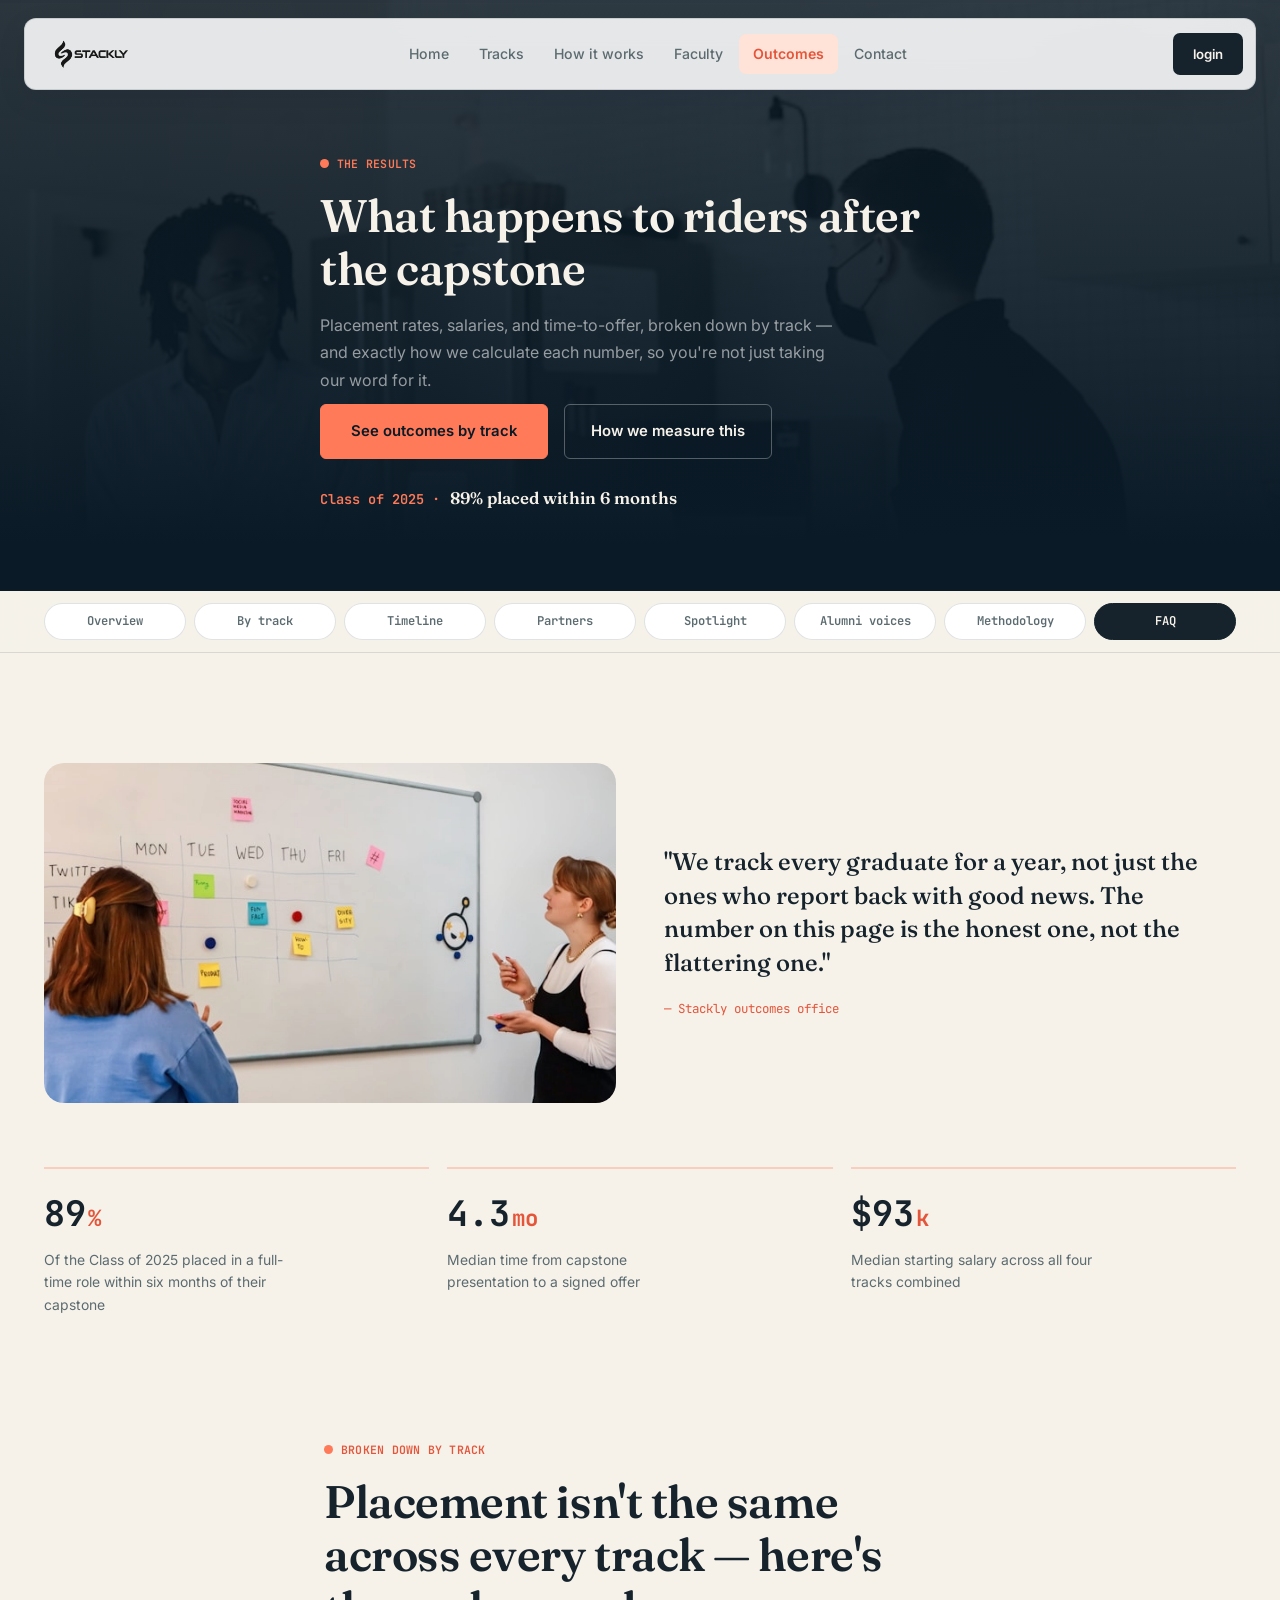
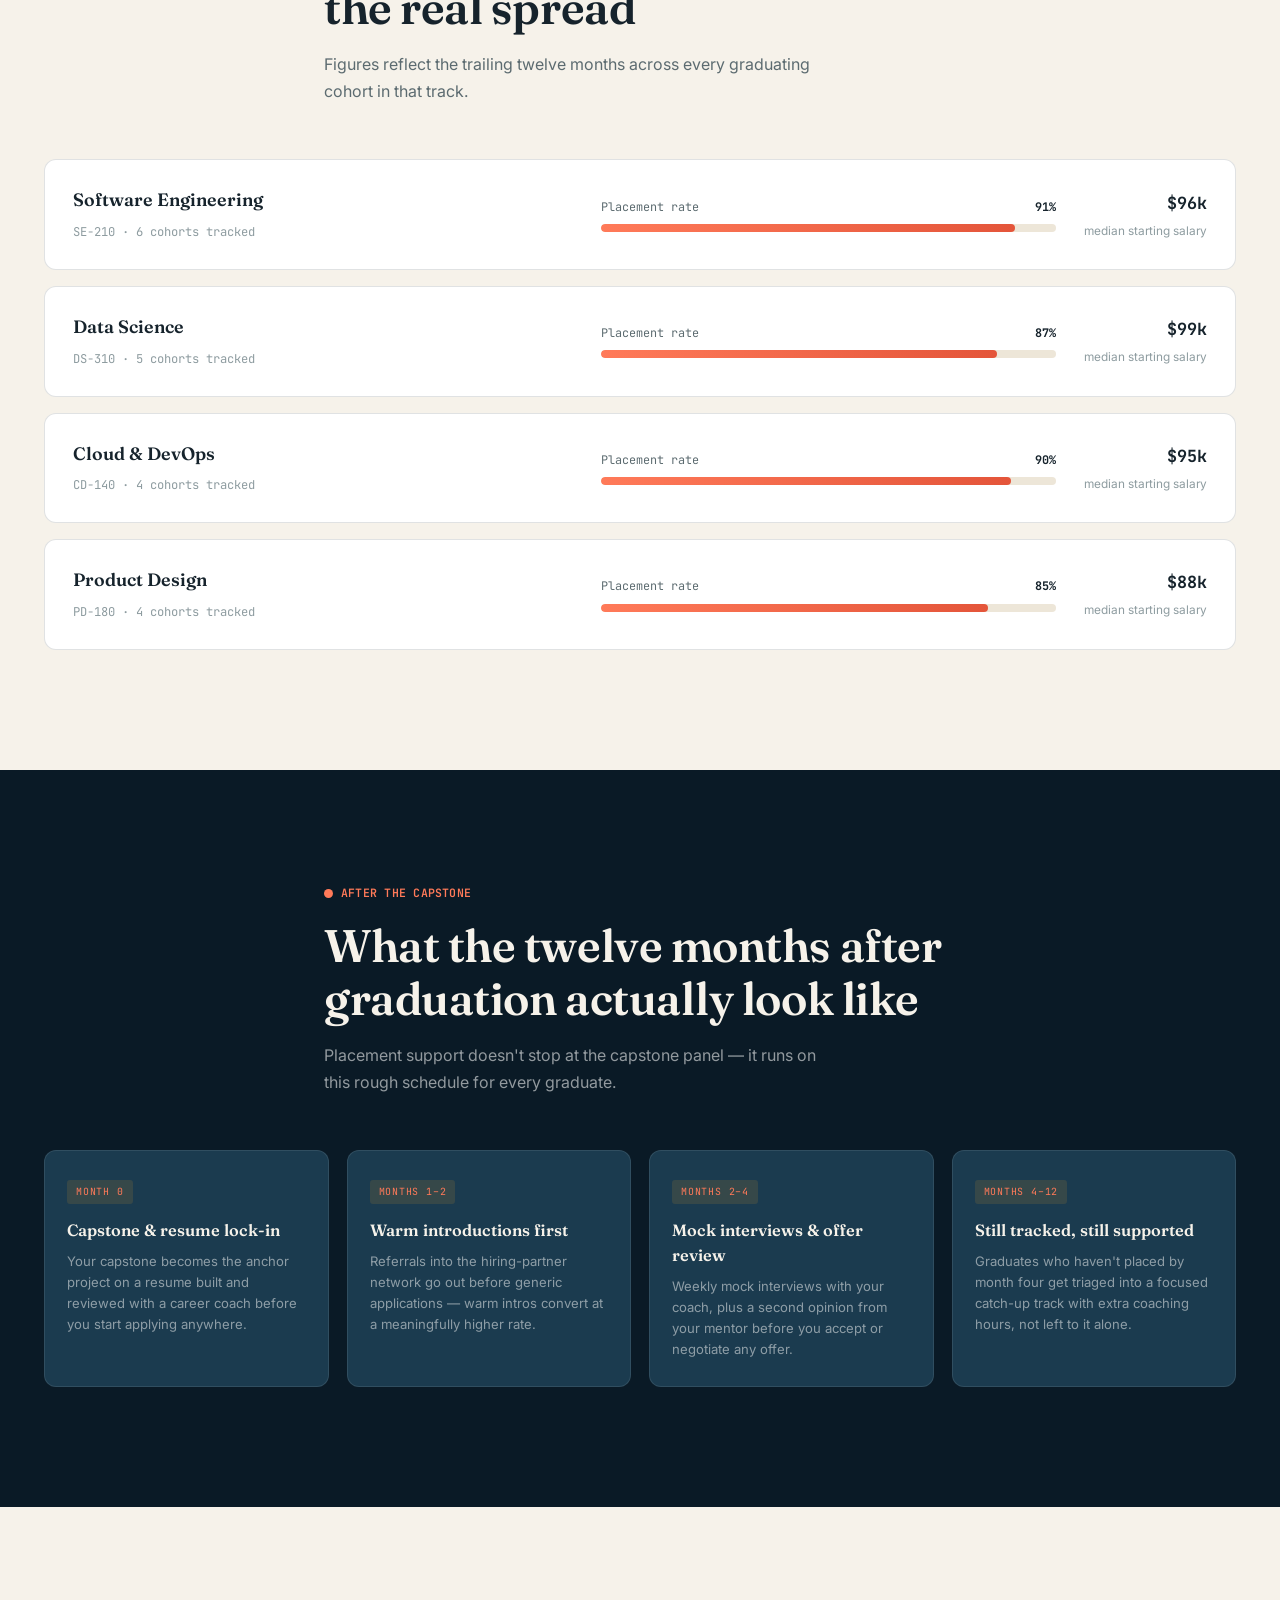
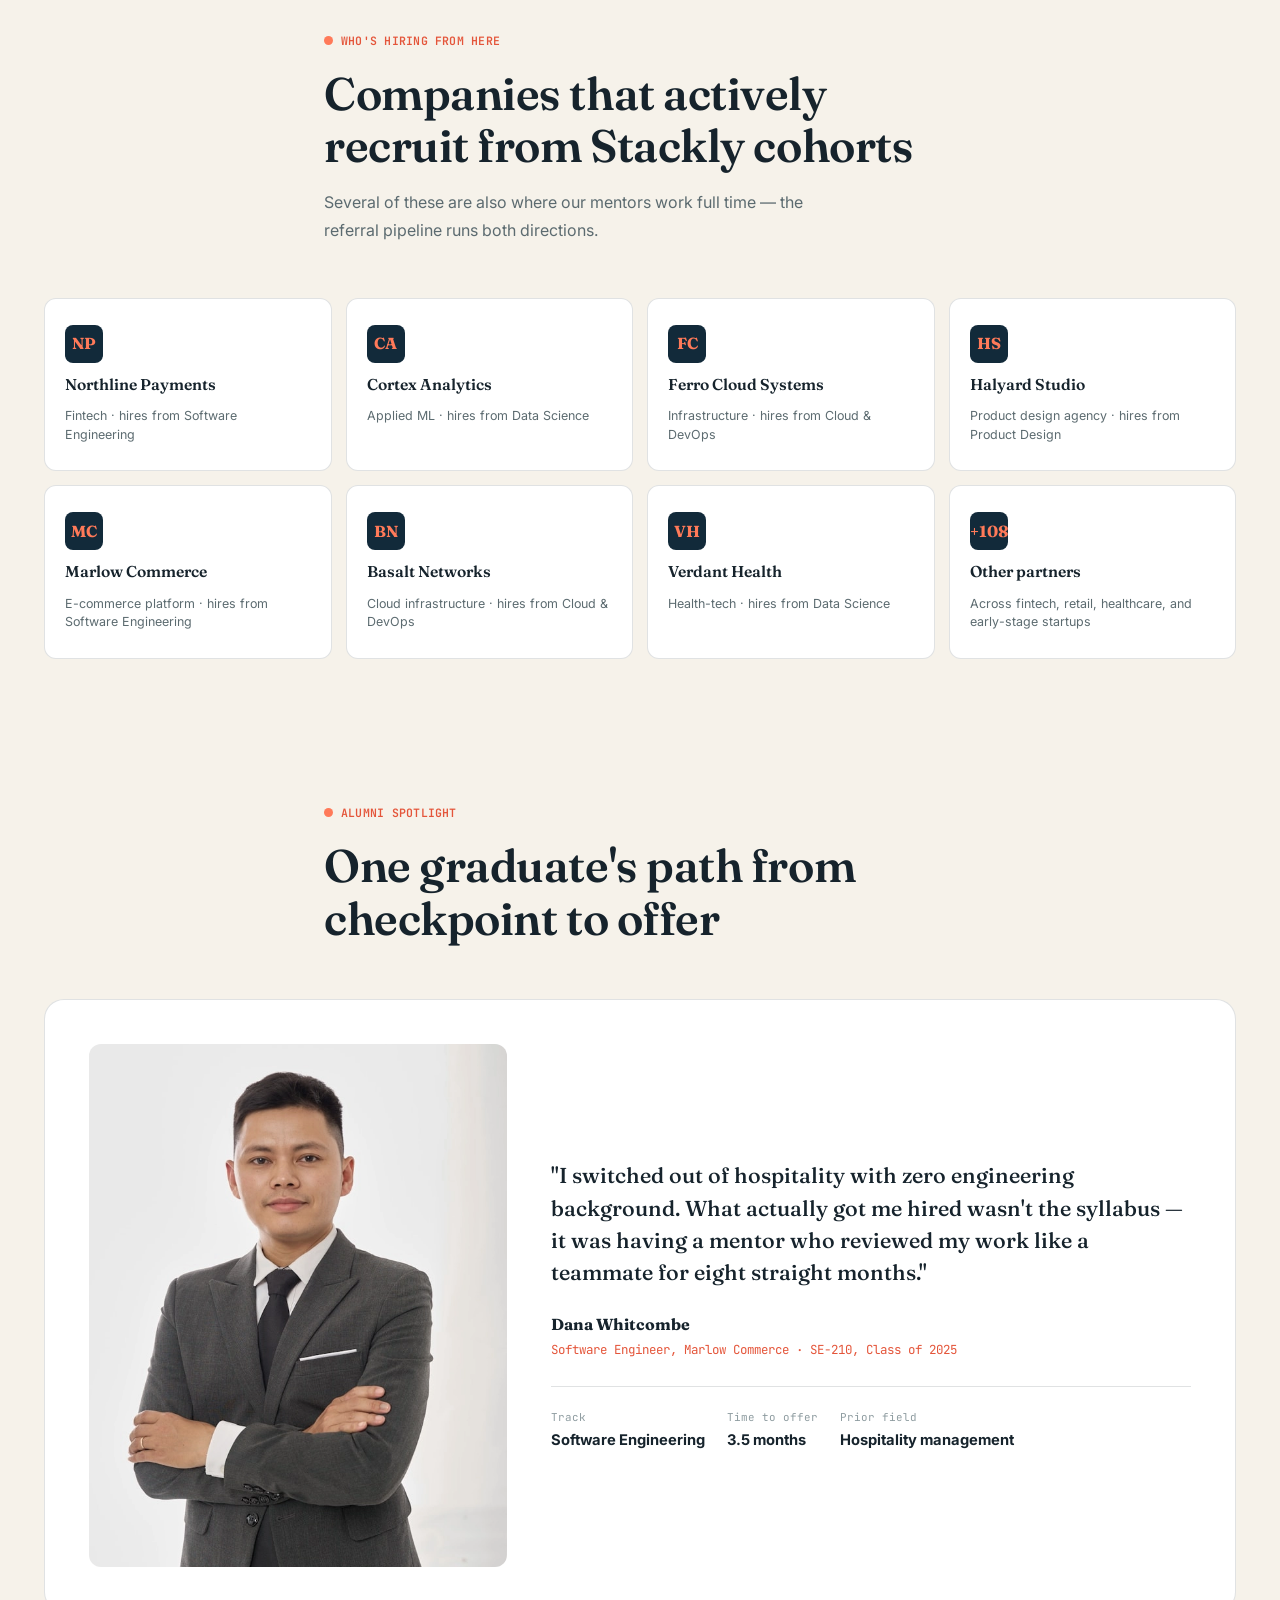
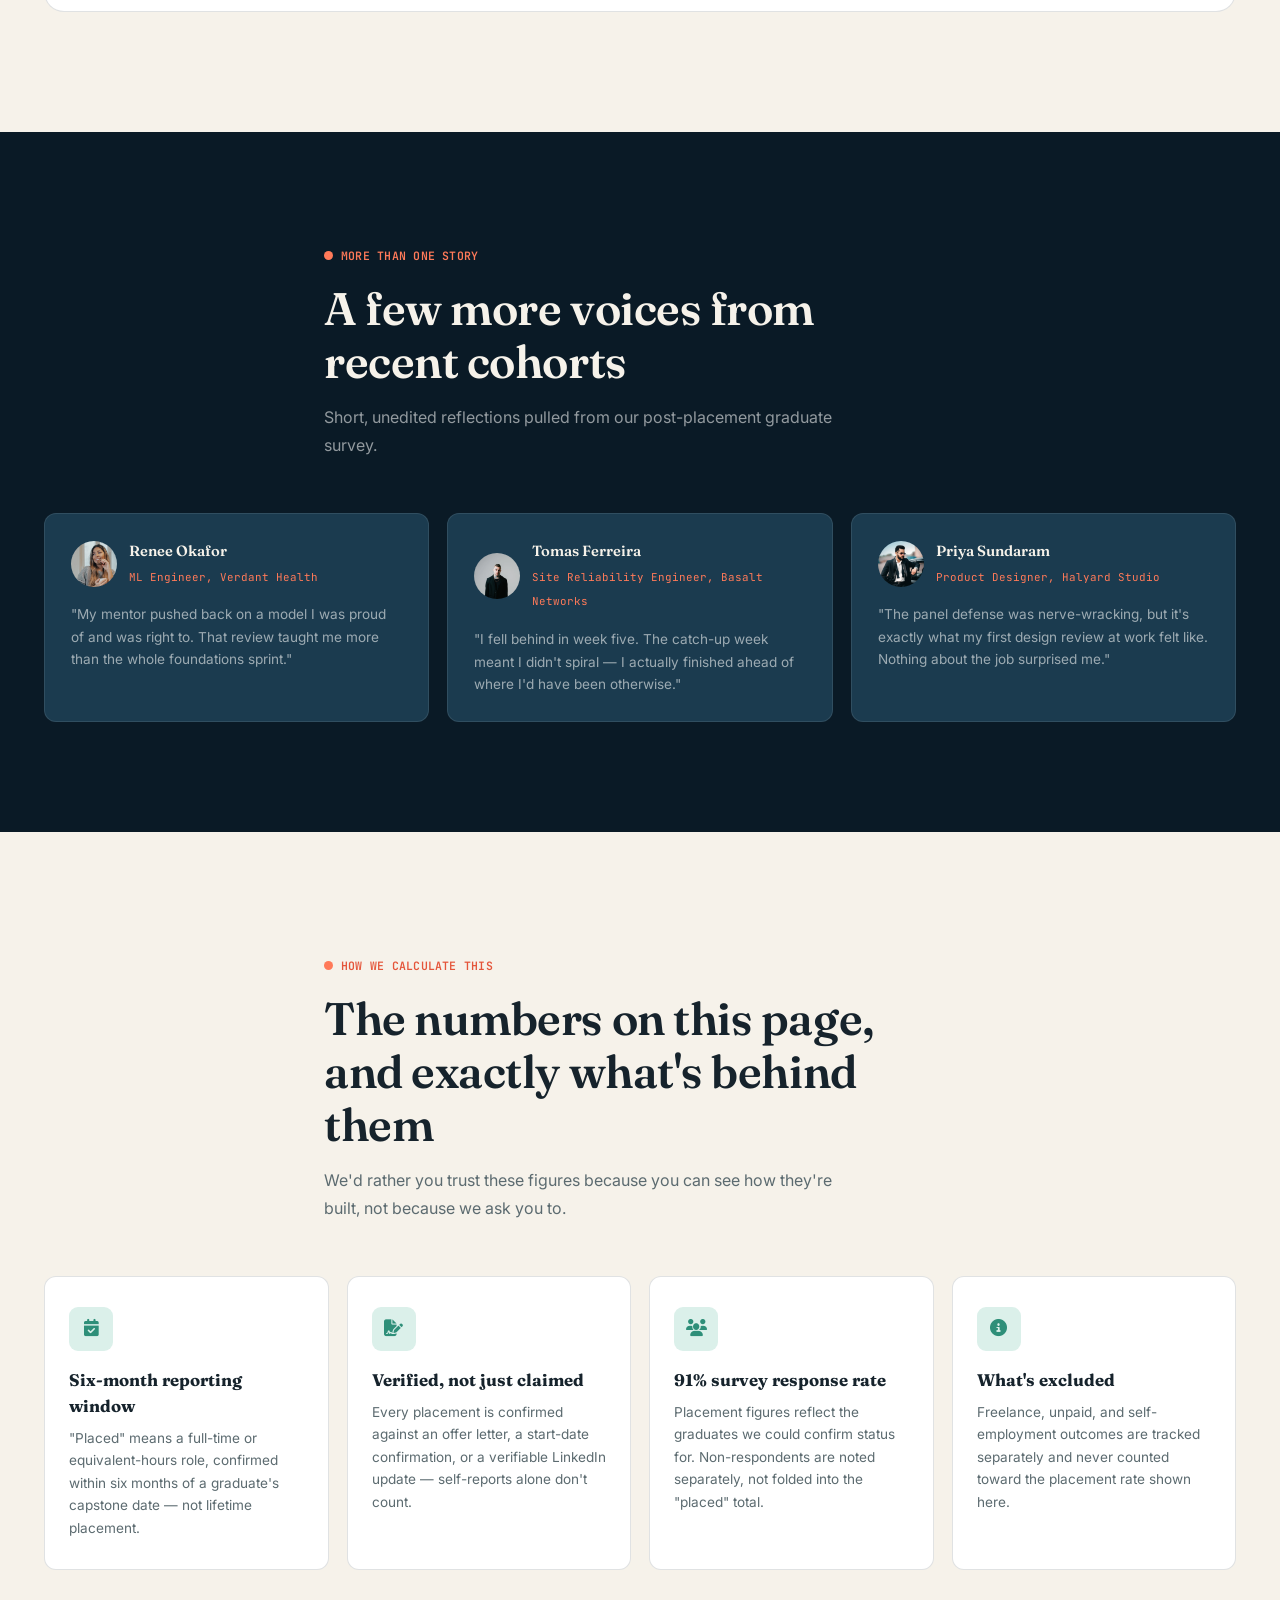
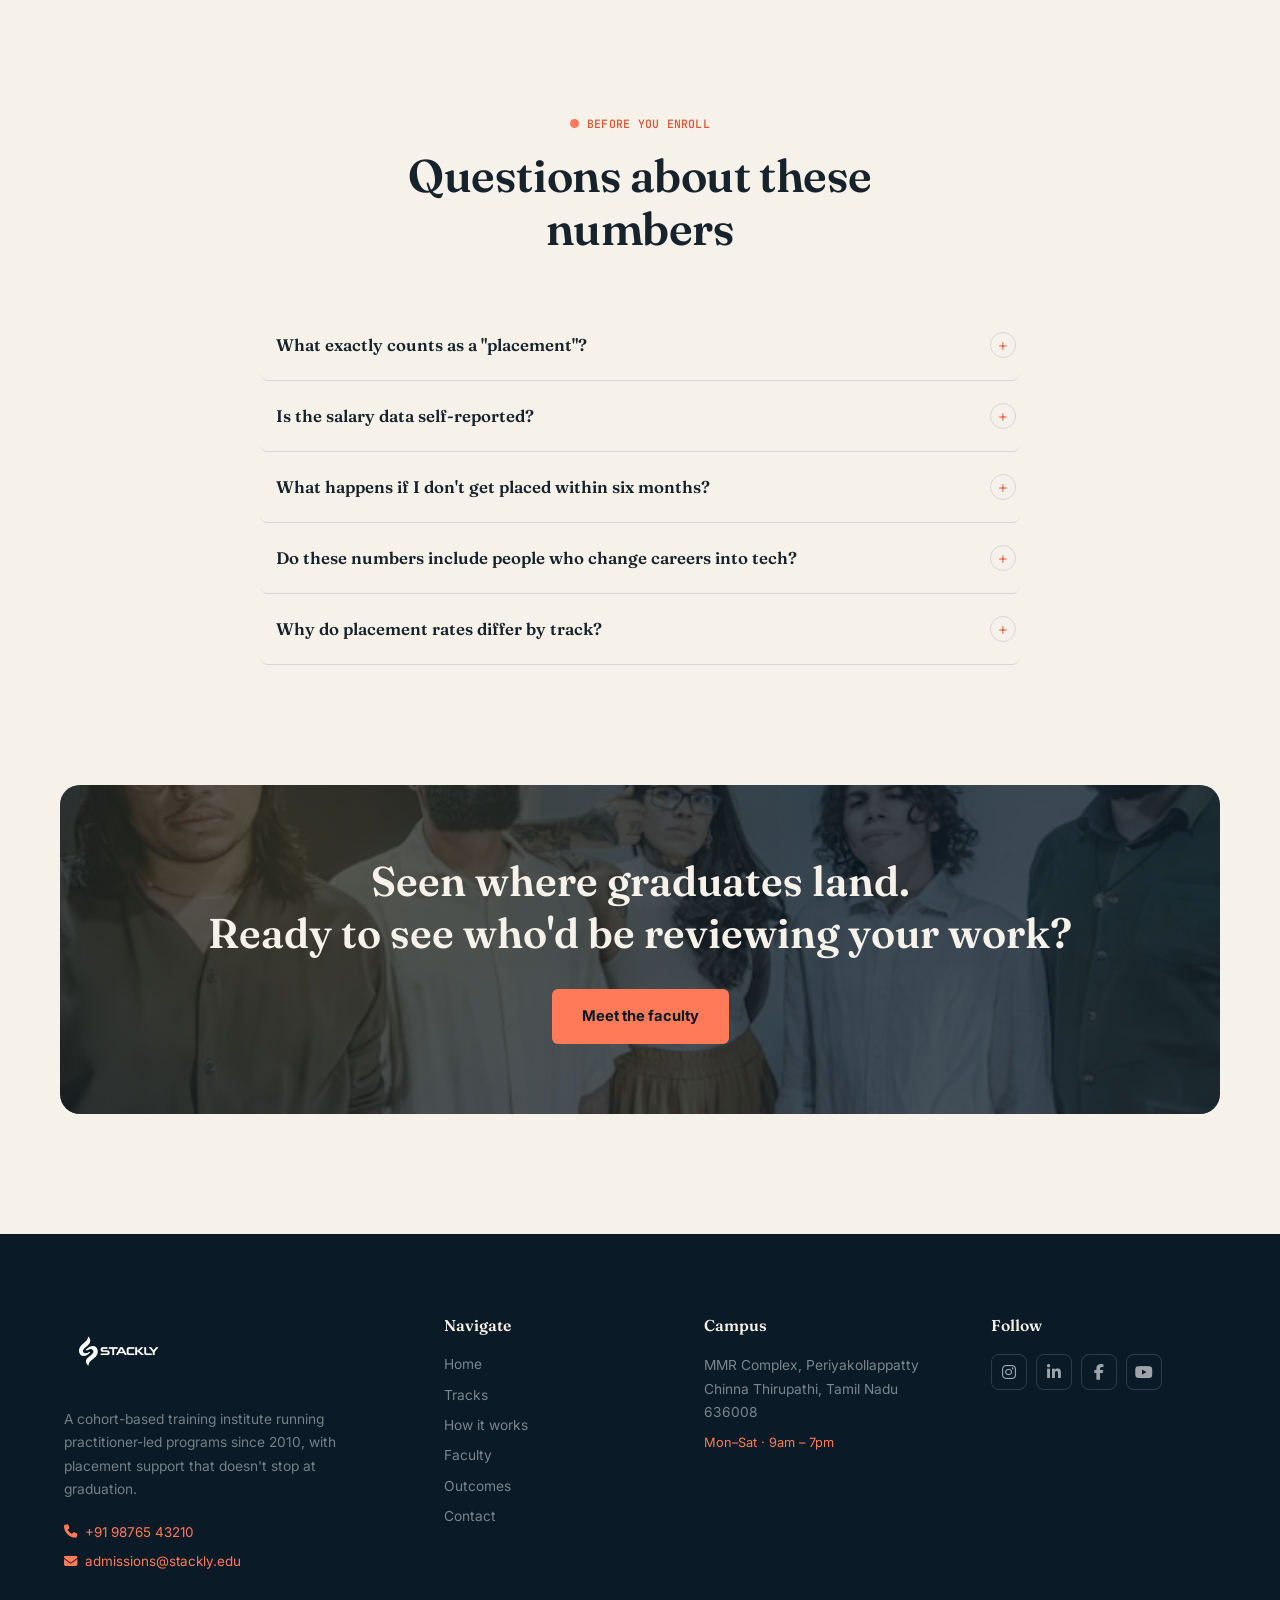
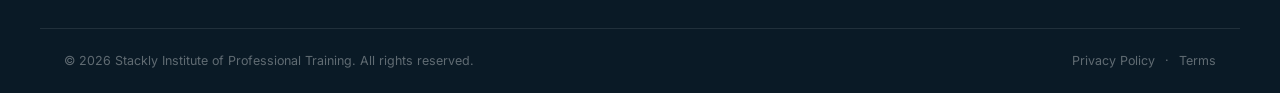
<file: html/outcomes.html>
<!DOCTYPE html>
<html lang="en">
<head>
<meta charset="UTF-8">
<meta name="viewport" content="width=device-width, initial-scale=1.0">
<title>Outcomes — Stackly</title>
<meta name="description" content="Stackly placement outcomes by track: job placement rates, time to offer, starting salaries, hiring partners, alumni stories, and exactly how we calculate every number on this page.">
<link rel="preconnect" href="https://fonts.googleapis.com">
<link rel="preconnect" href="https://fonts.gstatic.com" crossorigin>
<link href="https://fonts.googleapis.com/css2?family=Fraunces:opsz,wght@9..144,500;9..144,600;9..144,700&family=Inter:wght@400;500;600;700&family=JetBrains+Mono:wght@400;500;600;700&display=swap" rel="stylesheet">
<link rel="stylesheet" href="https://cdnjs.cloudflare.com/ajax/libs/font-awesome/6.4.0/css/all.min.css">
<link rel="stylesheet" href="../css/outcomes.css">
</head>
<body>

<div class="scroll-progress-container"><div class="scroll-progress-bar" id="page-scroll-indicator"></div></div>

<div class="site-wrapper">

  <!-- ===== Header ===== -->
  <header class="navbar-wrapper" id="navbar-wrapper">
    <div class="navbar-pill">
      <a href="index.html#home" class="navbar-brand" aria-label="Stackly — Home">
        <img src="../assets/stackly_logo.webp" alt="Stackly" class="brand-logo-img">
      </a>

      <nav class="navbar-links" id="main-nav-links">
        <a href="../index.html" class="nav-item">Home</a>
        <a href="tracks.html" class="nav-item">Tracks</a>
        <a href="how it works.html" class="nav-item">How it works</a>
        <a href="./faculty.html" class="nav-item">Faculty</a>
        <a href="./outcomes.html" class="nav-item active">Outcomes</a>
        <a href="./contact.html" class="nav-item">Contact</a>
        <div class="mobile-nav-actions">
          <a href="./login.html" class="btn-book-mobile">login</a>
        </div>
      </nav>

      <div class="navbar-actions">
        <a href="./login.html" class="btn-book">login</a>
        <button class="menu-hamburger" id="nav-menu-hamburger" aria-label="Toggle Navigation Menu" aria-expanded="false">
          <span class="bar"></span><span class="bar"></span><span class="bar"></span>
        </button>
      </div>
    </div>
  </header>

  <!-- ===== 1. Page hero ===== -->
  <section class="page-hero" id="top">
    <div class="page-hero-bg" aria-hidden="true">
      <img src="../assets/cc8.webp" alt="">
    </div>
    <div class="page-hero-overlay" aria-hidden="true"></div>
    <div class="page-hero-inner">
      <span class="eyebrow light">THE RESULTS</span>
      <h1 class="section-heading light">What happens to riders after the capstone</h1>
      <p class="section-sub light">Placement rates, salaries, and time-to-offer, broken down by track — and exactly how we calculate each number, so you're not just taking our word for it.</p>
      <div class="hero-buttons">
        <a href="#tracks" class="btn-solid">See outcomes by track</a>
        <a href="./404.html" class="btn-outline">How we measure this</a>
      </div>
      <div class="hero-headline-stat">Class of 2025 · <strong>89% placed within 6 months</strong></div>
    </div>
  </section>

  <!-- ===== Sticky in-page sub-navigation ===== -->
  <div class="subnav-wrap" id="subnav-wrap">
    <nav class="subnav" id="subnav" aria-label="On this page">
      <a href="#overview" class="subnav-pill">Overview</a>
      <a href="#tracks" class="subnav-pill">By track</a>
      <a href="#timeline" class="subnav-pill">Timeline</a>
      <a href="#partners" class="subnav-pill">Partners</a>
      <a href="#alumnus" class="subnav-pill">Spotlight</a>
      <a href="#voices" class="subnav-pill">Alumni voices</a>
      <a href="#method" class="subnav-pill">Methodology</a>
      <a href="#faq" class="subnav-pill">FAQ</a>
    </nav>
  </div>

  <!-- ===== 2. Overview ===== -->
  <section class="overview-section" id="overview">
    <div class="section-inner">
      <div class="outcomes-photo-row">
        <img src="../assets/cc2.webp" alt="A graduate working at a desk in their first role after Stackly">
        <div class="outcomes-photo-note">
          <p>"We track every graduate for a year, not just the ones who report back with good news. The number on this page is the honest one, not the flattering one."</p>
          <span>— Stackly outcomes office</span>
        </div>
      </div>

      <div class="overview-stats">
        <div class="overview-stat">
          <span class="overview-stat-num">89<span class="stat-suffix">%</span></span>
          <p>Of the Class of 2025 placed in a full-time role within six months of their capstone</p>
        </div>
        <div class="overview-stat">
          <span class="overview-stat-num">4.3<span class="stat-suffix"> mo</span></span>
          <p>Median time from capstone presentation to a signed offer</p>
        </div>
        <div class="overview-stat">
          <span class="overview-stat-num">$93<span class="stat-suffix">k</span></span>
          <p>Median starting salary across all four tracks combined</p>
        </div>
      </div>
    </div>
  </section>

  <!-- ===== 3. Outcomes by track ===== -->
  <section class="tracks-section" id="tracks">
    <div class="section-inner">
      <div class="section-header">
        <span class="eyebrow">BROKEN DOWN BY TRACK</span>
        <h2 class="section-heading">Placement isn't the same across every track — here's the real spread</h2>
        <p class="section-sub">Figures reflect the trailing twelve months across every graduating cohort in that track.</p>
      </div>

      <div class="track-rows">
        <div class="track-row">
          <div class="track-row-name">
            <h3>Software Engineering</h3>
            <span>SE-210 · 6 cohorts tracked</span>
          </div>
          <div class="track-bar-wrap">
            <div class="track-bar-labels"><span>Placement rate</span><strong>91%</strong></div>
            <div class="track-bar-track"><div class="track-bar-fill" data-fill="91"></div></div>
          </div>
          <div class="track-row-meta">
            <span class="meta-val">$96k</span>
            <span class="meta-label">median starting salary</span>
          </div>
        </div>

        <div class="track-row">
          <div class="track-row-name">
            <h3>Data Science</h3>
            <span>DS-310 · 5 cohorts tracked</span>
          </div>
          <div class="track-bar-wrap">
            <div class="track-bar-labels"><span>Placement rate</span><strong>87%</strong></div>
            <div class="track-bar-track"><div class="track-bar-fill" data-fill="87"></div></div>
          </div>
          <div class="track-row-meta">
            <span class="meta-val">$99k</span>
            <span class="meta-label">median starting salary</span>
          </div>
        </div>

        <div class="track-row">
          <div class="track-row-name">
            <h3>Cloud &amp; DevOps</h3>
            <span>CD-140 · 4 cohorts tracked</span>
          </div>
          <div class="track-bar-wrap">
            <div class="track-bar-labels"><span>Placement rate</span><strong>90%</strong></div>
            <div class="track-bar-track"><div class="track-bar-fill" data-fill="90"></div></div>
          </div>
          <div class="track-row-meta">
            <span class="meta-val">$95k</span>
            <span class="meta-label">median starting salary</span>
          </div>
        </div>

        <div class="track-row">
          <div class="track-row-name">
            <h3>Product Design</h3>
            <span>PD-180 · 4 cohorts tracked</span>
          </div>
          <div class="track-bar-wrap">
            <div class="track-bar-labels"><span>Placement rate</span><strong>85%</strong></div>
            <div class="track-bar-track"><div class="track-bar-fill" data-fill="85"></div></div>
          </div>
          <div class="track-row-meta">
            <span class="meta-val">$88k</span>
            <span class="meta-label">median starting salary</span>
          </div>
        </div>
      </div>
    </div>
  </section>

  <!-- ===== 4. Timeline to placement ===== -->
  <section class="timeline-section" id="timeline">
    <div class="section-inner">
      <div class="section-header">
        <span class="eyebrow">AFTER THE CAPSTONE</span>
        <h2 class="section-heading light">What the twelve months after graduation actually look like</h2>
        <p class="section-sub light">Placement support doesn't stop at the capstone panel — it runs on this rough schedule for every graduate.</p>
      </div>

      <div class="timeline-steps">
        <div class="timeline-step">
          <span class="timeline-step-month">MONTH 0</span>
          <h3>Capstone &amp; resume lock-in</h3>
          <p>Your capstone becomes the anchor project on a resume built and reviewed with a career coach before you start applying anywhere.</p>
        </div>
        <div class="timeline-step">
          <span class="timeline-step-month">MONTHS 1–2</span>
          <h3>Warm introductions first</h3>
          <p>Referrals into the hiring-partner network go out before generic applications — warm intros convert at a meaningfully higher rate.</p>
        </div>
        <div class="timeline-step">
          <span class="timeline-step-month">MONTHS 2–4</span>
          <h3>Mock interviews &amp; offer review</h3>
          <p>Weekly mock interviews with your coach, plus a second opinion from your mentor before you accept or negotiate any offer.</p>
        </div>
        <div class="timeline-step">
          <span class="timeline-step-month">MONTHS 4–12</span>
          <h3>Still tracked, still supported</h3>
          <p>Graduates who haven't placed by month four get triaged into a focused catch-up track with extra coaching hours, not left to it alone.</p>
        </div>
      </div>
    </div>
  </section>

  <!-- ===== 5. Hiring partners ===== -->
  <section class="partners-section" id="partners">
    <div class="section-inner">
      <div class="section-header">
        <span class="eyebrow">WHO'S HIRING FROM HERE</span>
        <h2 class="section-heading">Companies that actively recruit from Stackly cohorts</h2>
        <p class="section-sub">Several of these are also where our mentors work full time — the referral pipeline runs both directions.</p>
      </div>

      <div class="partners-grid">
        <div class="partner-card">
          <span class="partner-mark">NP</span>
          <h4>Northline Payments</h4>
          <p>Fintech · hires from Software Engineering</p>
        </div>
        <div class="partner-card">
          <span class="partner-mark">CA</span>
          <h4>Cortex Analytics</h4>
          <p>Applied ML · hires from Data Science</p>
        </div>
        <div class="partner-card">
          <span class="partner-mark">FC</span>
          <h4>Ferro Cloud Systems</h4>
          <p>Infrastructure · hires from Cloud &amp; DevOps</p>
        </div>
        <div class="partner-card">
          <span class="partner-mark">HS</span>
          <h4>Halyard Studio</h4>
          <p>Product design agency · hires from Product Design</p>
        </div>
        <div class="partner-card">
          <span class="partner-mark">MC</span>
          <h4>Marlow Commerce</h4>
          <p>E-commerce platform · hires from Software Engineering</p>
        </div>
        <div class="partner-card">
          <span class="partner-mark">BN</span>
          <h4>Basalt Networks</h4>
          <p>Cloud infrastructure · hires from Cloud &amp; DevOps</p>
        </div>
        <div class="partner-card">
          <span class="partner-mark">VH</span>
          <h4>Verdant Health</h4>
          <p>Health-tech · hires from Data Science</p>
        </div>
        <div class="partner-card">
          <span class="partner-mark">+108</span>
          <h4>Other partners</h4>
          <p>Across fintech, retail, healthcare, and early-stage startups</p>
        </div>
      </div>
    </div>
  </section>

  <!-- ===== 6. Alumni spotlight ===== -->
  <section class="alumnus-section" id="alumnus">
    <div class="section-inner">
      <div class="section-header">
        <span class="eyebrow">ALUMNI SPOTLIGHT</span>
        <h2 class="section-heading">One graduate's path from checkpoint to offer</h2>
      </div>
      <div class="mentor-card">
        <div class="mentor-media">
          <img src="../assets/cc1.webp" alt="Portrait of Dana Whitcombe">
        </div>
        <div>
          <p class="mentor-quote">"I switched out of hospitality with zero engineering background. What actually got me hired wasn't the syllabus — it was having a mentor who reviewed my work like a teammate for eight straight months."</p>
          <p class="mentor-name">Dana Whitcombe</p>
          <p class="mentor-role">Software Engineer, Marlow Commerce · SE-210, Class of 2025</p>

          <div class="mentor-meta">
            <div class="mentor-meta-item"><span>Track</span><strong>Software Engineering</strong></div>
            <div class="mentor-meta-item"><span>Time to offer</span><strong>3.5 months</strong></div>
            <div class="mentor-meta-item"><span>Prior field</span><strong>Hospitality management</strong></div>
          </div>
        </div>
      </div>
    </div>
  </section>

  <!-- ===== 7. Alumni voices ===== -->
  <section class="voices-section" id="voices">
    <div class="section-inner">
      <div class="section-header">
        <span class="eyebrow">MORE THAN ONE STORY</span>
        <h2 class="section-heading light">A few more voices from recent cohorts</h2>
        <p class="section-sub light">Short, unedited reflections pulled from our post-placement graduate survey.</p>
      </div>

      <div class="voices-grid">
        <div class="voice-card">
          <div class="voice-person">
            <div class="voice-photo"><img src="../assets/cc10.webp" alt="Portrait of Renee Okafor"></div>
            <div>
              <h4>Renee Okafor</h4>
              <span>ML Engineer, Verdant Health</span>
            </div>
          </div>
          <p>"My mentor pushed back on a model I was proud of and was right to. That review taught me more than the whole foundations sprint."</p>
        </div>
        <div class="voice-card">
          <div class="voice-person">
            <div class="voice-photo"><img src="../assets/cc16.webp" alt="Portrait of Tomas Ferreira"></div>
            <div>
              <h4>Tomas Ferreira</h4>
              <span>Site Reliability Engineer, Basalt Networks</span>
            </div>
          </div>
          <p>"I fell behind in week five. The catch-up week meant I didn't spiral — I actually finished ahead of where I'd have been otherwise."</p>
        </div>
        <div class="voice-card">
          <div class="voice-person">
            <div class="voice-photo"><img src="../assets/cc20.webp" alt="Portrait of Priya Sundaram"></div>
            <div>
              <h4>Priya Sundaram</h4>
              <span>Product Designer, Halyard Studio</span>
            </div>
          </div>
          <p>"The panel defense was nerve-wracking, but it's exactly what my first design review at work felt like. Nothing about the job surprised me."</p>
        </div>
      </div>
    </div>
  </section>

  <!-- ===== 8. Methodology ===== -->
  <section class="method-section" id="method">
    <div class="section-inner">
      <div class="section-header">
        <span class="eyebrow">HOW WE CALCULATE THIS</span>
        <h2 class="section-heading">The numbers on this page, and exactly what's behind them</h2>
        <p class="section-sub">We'd rather you trust these figures because you can see how they're built, not because we ask you to.</p>
      </div>

      <div class="method-grid">
        <div class="method-card">
          <span class="method-icon"><i class="fa-solid fa-calendar-check"></i></span>
          <h3>Six-month reporting window</h3>
          <p>"Placed" means a full-time or equivalent-hours role, confirmed within six months of a graduate's capstone date — not lifetime placement.</p>
        </div>
        <div class="method-card">
          <span class="method-icon"><i class="fa-solid fa-file-signature"></i></span>
          <h3>Verified, not just claimed</h3>
          <p>Every placement is confirmed against an offer letter, a start-date confirmation, or a verifiable LinkedIn update — self-reports alone don't count.</p>
        </div>
        <div class="method-card">
          <span class="method-icon"><i class="fa-solid fa-users"></i></span>
          <h3>91% survey response rate</h3>
          <p>Placement figures reflect the graduates we could confirm status for. Non-respondents are noted separately, not folded into the "placed" total.</p>
        </div>
        <div class="method-card">
          <span class="method-icon"><i class="fa-solid fa-circle-info"></i></span>
          <h3>What's excluded</h3>
          <p>Freelance, unpaid, and self-employment outcomes are tracked separately and never counted toward the placement rate shown here.</p>
        </div>
      </div>
    </div>
  </section>

  <!-- ===== 9. FAQ ===== -->
  <section class="faq-section" id="faq">
    <div class="section-inner">
      <div class="section-header">
        <span class="eyebrow">BEFORE YOU ENROLL</span>
        <h2 class="section-heading">Questions about these numbers</h2>
      </div>
      <div class="faq-list">
        <div class="faq-item">
          <button class="faq-question" aria-expanded="false">
            <span>What exactly counts as a "placement"?</span>
            <span class="faq-icon">+</span>
          </button>
          <div class="faq-answer">
            <p>A full-time or equivalent-hours role in or adjacent to your track, confirmed by an offer letter or start-date documentation, within six months of your capstone. Career-adjacent roles count; unrelated jobs taken to cover bills while still job-searching don't.</p>
          </div>
        </div>
        <div class="faq-item">
          <button class="faq-question" aria-expanded="false">
            <span>Is the salary data self-reported?</span>
            <span class="faq-icon">+</span>
          </button>
          <div class="faq-answer">
            <p>Graduates report their own starting salary, but we cross-check a sample against public offer bands and recruiter data each term. Figures shown are medians, which are less skewed by a handful of outlier offers than an average would be.</p>
          </div>
        </div>
        <div class="faq-item">
          <button class="faq-question" aria-expanded="false">
            <span>What happens if I don't get placed within six months?</span>
            <span class="faq-icon">+</span>
          </button>
          <div class="faq-answer">
            <p>Career coaching and hiring-partner referrals continue through month twelve regardless. You're moved into a more intensive catch-up track around month four rather than left to search alone.</p>
          </div>
        </div>
        <div class="faq-item">
          <button class="faq-question" aria-expanded="false">
            <span>Do these numbers include people who change careers into tech?</span>
            <span class="faq-icon">+</span>
          </button>
          <div class="faq-answer">
            <p>Yes — roughly six in ten graduates each cycle are career changers, and their placement outcomes are folded into the same figures shown here rather than reported separately.</p>
          </div>
        </div>
        <div class="faq-item">
          <button class="faq-question" aria-expanded="false">
            <span>Why do placement rates differ by track?</span>
            <span class="faq-icon">+</span>
          </button>
          <div class="faq-answer">
            <p>Mostly hiring-market conditions in each field rather than program quality — Product Design roles are simply scarcer this year than Software Engineering roles. We report the real spread instead of blending it into one flattering average.</p>
          </div>
        </div>
      </div>
    </div>
  </section>

  <!-- ===== CTA banner ===== -->
  <section class="cta-banner-section">
    <div class="cta-card">
      <img class="cta-bg-img" src="../assets/cc11.webp" alt="">
      <h2 class="cta-heading">Seen where graduates land.<br>Ready to see who'd be reviewing your work?</h2>
      <a href="./404.html" class="cta-btn">Meet the faculty</a>
    </div>
  </section>

  <!-- ===== Footer ===== -->
  <footer class="site-footer" id="contact">
    <div class="footer-inner">
      <div class="footer-col footer-brand-col">
        <a href="index.html#home" class="footer-logo" aria-label="Stackly — Home">
          <img src="../assets/stackly_logo.webp" alt="Stackly" class="brand-logo-img footer-logo-img">
        </a>
        <p class="footer-tagline">A cohort-based training institute running practitioner-led programs since 2010, with placement support that doesn't stop at graduation.</p>
        <div class="footer-contact">
          <a href="./404.html"><i class="fa-solid fa-phone"></i> +91 98765 43210</a>
          <a href="./404.html"><i class="fa-solid fa-envelope"></i> admissions@stackly.edu</a>
        </div>
      </div>
      <div class="footer-col">
        <h4>Navigate</h4>
        <nav class="footer-nav">
          <a href="../index.html">Home</a>
          <a href="tracks.html">Tracks</a>
          <a href="how it works.html">How it works</a>
          <a href="./faculty.html">Faculty</a>
          <a href="./outcomes.html">Outcomes</a>
          <a href="./contact.html">Contact</a>
        </nav>
      </div>
      <div class="footer-col">
        <h4>Campus</h4>
        <address>
          MMR Complex, Periyakollappatty<br>
          Chinna Thirupathi, Tamil Nadu 636008
        </address>
        <p class="footer-hours">Mon–Sat · 9am – 7pm</p>
      </div>
      <div class="footer-col footer-social-col">
        <h4>Follow</h4>
        <div class="footer-social-icons">
          <a href="404.html" aria-label="Instagram"><i class="fa-brands fa-instagram"></i></a>
          <a href="404.html" aria-label="LinkedIn"><i class="fa-brands fa-linkedin-in"></i></a>
          <a href="404.html" aria-label="Facebook"><i class="fa-brands fa-facebook-f"></i></a>
          <a href="404.html" aria-label="YouTube"><i class="fa-brands fa-youtube"></i></a>
        </div>
      </div>
    </div>
    <div class="footer-bottom">
      <p>&copy; 2026 Stackly Institute of Professional Training. All rights reserved.</p>
      <div class="footer-bottom-links"><a href="404.html">Privacy Policy</a><span>·</span><a href="404.html">Terms</a></div>
    </div>
  </footer>

</div>

<button id="back-to-top" class="back-to-top" aria-label="Back to top">
  <svg viewBox="0 0 24 24" fill="none" stroke="currentColor" stroke-width="2.4" stroke-linecap="round" stroke-linejoin="round"><polyline points="18 15 12 9 6 15"></polyline></svg>
</button>

<script src="../js/outcomes.js"></script>
</body>
</html>
</file>
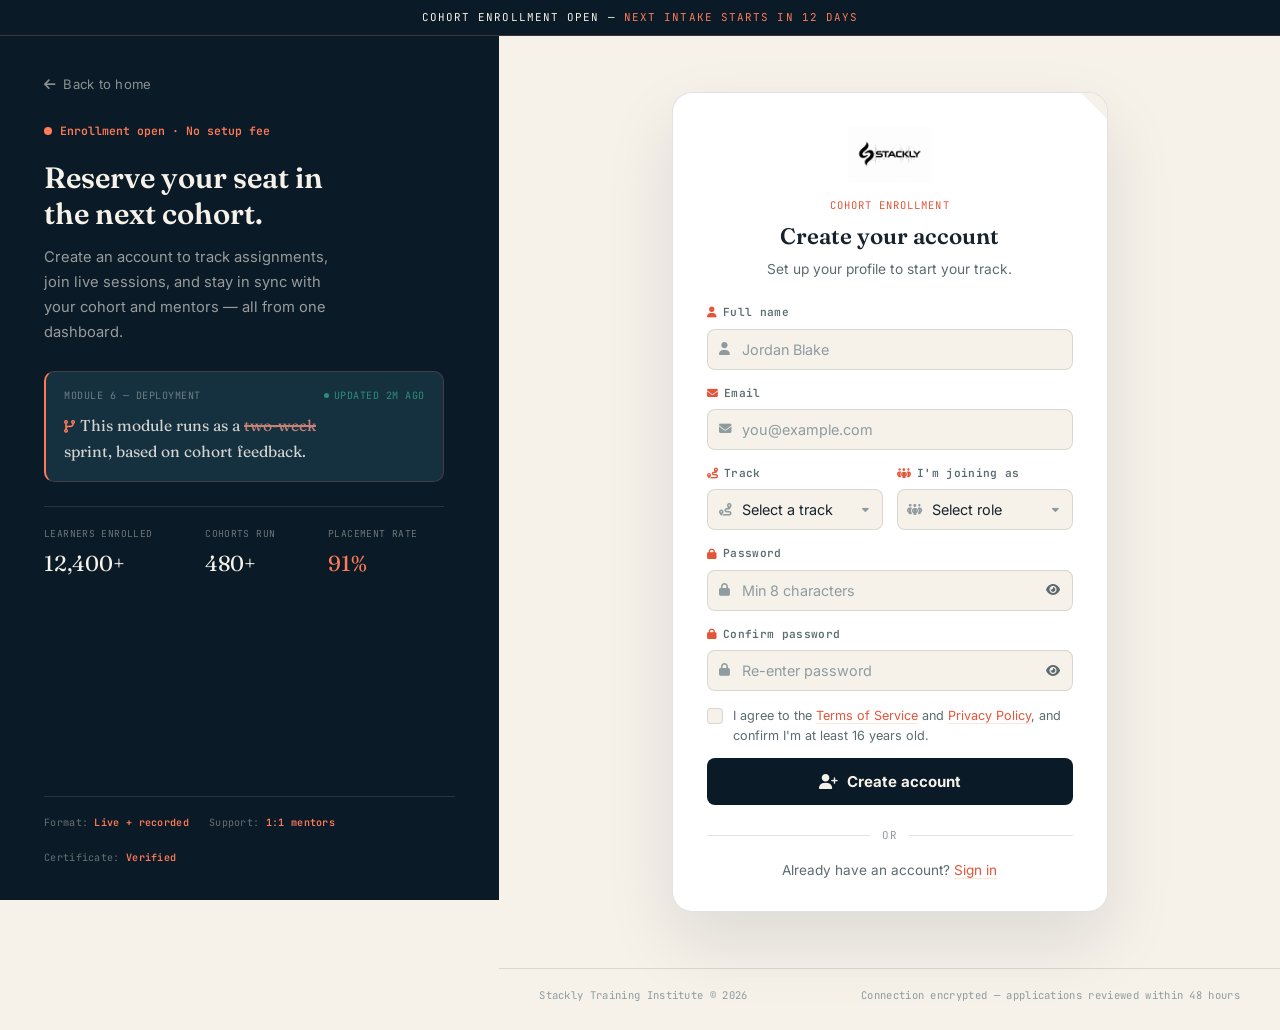
<file: html/signup.html>
<!DOCTYPE html>
<html lang="en">
<head>
<meta charset="UTF-8">
<meta name="viewport" content="width=device-width, initial-scale=1.0">
<title>Create account — Stackly</title>
<meta name="description" content="Create your Stackly account to join a cohort, track assignments, and stay in sync with mentors and faculty.">
<link rel="preconnect" href="https://fonts.googleapis.com">
<link rel="preconnect" href="https://fonts.gstatic.com" crossorigin>
<link href="https://fonts.googleapis.com/css2?family=Fraunces:opsz,wght@9..144,500;9..144,600;9..144,700&family=Inter:wght@400;500;600;700&family=JetBrains+Mono:wght@400;500;600;700&display=swap" rel="stylesheet">
<link rel="stylesheet" href="https://cdnjs.cloudflare.com/ajax/libs/font-awesome/6.5.1/css/all.min.css">
<style>
/* =========================================================
   STACKLY — Training Institute — Create Account
   Same palette/tokens as the sign-in page for brand consistency
   ========================================================= */
:root{
  --indigo-deep:#0A1A26;
  --indigo-mid:#15303F;
  --indigo-line:rgba(246,242,234,.14);

  --paper:#F6F2EA;
  --card:#FFFFFF;

  --ink:#16232C;
  --ink-soft:#5C6B70;
  --ink-faint:#8E9CA0;
  --line:rgba(22,35,44,.13);

  --amber:#FF7A59;
  --amber-deep:#E4553A;
  --amber-soft:#FFE3D9;

  --green:#2E8F79;
  --green-soft:#DBF0EA;
  --red:#C1402F;

  --font-display:'Fraunces', serif;
  --font-body:'Inter', sans-serif;
  --font-mono:'JetBrains Mono', monospace;

  --brand-w:clamp(360px, 39vw, 540px);
}

*{box-sizing:border-box;margin:0;padding:0;}

@media (prefers-reduced-motion: reduce){
  *,*::before,*::after{animation-duration:.001ms !important;animation-iteration-count:1 !important;transition-duration:.001ms !important;}
}

html,body{min-height:100%;width:100%;overflow-x:hidden;}
body{
  background:var(--paper);color:var(--ink);font-family:var(--font-body);font-size:16px;line-height:1.55;
  -webkit-font-smoothing:antialiased;
}
img{max-width:100%;display:block;}
a{color:inherit;}
a:focus-visible,button:focus-visible,input:focus-visible,select:focus-visible{outline:2px solid var(--amber-deep);outline-offset:3px;border-radius:4px;}

/* ---------- Top notice bar ---------- */
.notice-bar{
  position:relative;z-index:3;width:100%;text-align:center;padding:9px 12px;
  background:var(--indigo-deep);color:var(--paper);
  font-family:var(--font-mono);letter-spacing:.1em;font-size:.68rem;text-transform:uppercase;
  border-bottom:1px solid rgba(255,122,89,.25);
}
.notice-bar span{color:var(--amber);}

/* ============ SHELL ============ */
.shell{min-height:100vh;}

/* ---------- LEFT: fixed brand panel ---------- */
.brand-panel{
  position:fixed;top:34px;left:0;bottom:0;width:var(--brand-w);
  overflow:hidden;background:var(--indigo-deep);color:var(--paper);
  display:flex;flex-direction:column;padding:40px 44px 34px;
}
.brand-grid-bg{
  position:absolute;inset:0;
  background-image:linear-gradient(var(--indigo-line) 1px,transparent 1px),linear-gradient(90deg,var(--indigo-line) 1px,transparent 1px);
  background-size:52px 52px;
  mask-image:radial-gradient(ellipse 75% 65% at 30% 25%,#000 35%,transparent 88%);
}
.brand-panel > *{position:relative;z-index:1;}

.back-home{
  display:inline-flex;align-items:center;gap:8px;color:rgba(246,242,234,.55);
  text-decoration:none;font-size:.82rem;letter-spacing:.02em;margin-bottom:28px;
  transition:color .2s ease,gap .2s ease;
}
.back-home:hover{color:var(--paper);gap:12px;}

.eyebrow{
  display:inline-flex;align-items:center;gap:8px;font-family:var(--font-mono);font-size:.72rem;font-weight:600;
  color:var(--amber);margin-bottom:20px;
}
.eyebrow::before{content:'';width:8px;height:8px;border-radius:50%;background:var(--amber);flex-shrink:0;animation:pulse 2.2s ease-out infinite;}
@keyframes pulse{
  0%{box-shadow:0 0 0 0 rgba(255,122,89,.55);}
  70%{box-shadow:0 0 0 8px rgba(255,122,89,0);}
  100%{box-shadow:0 0 0 0 rgba(255,122,89,0);}
}

.brand-heading{font-family:var(--font-display);font-weight:600;font-size:clamp(1.6rem,2.3vw,2.15rem);line-height:1.2;margin-bottom:14px;max-width:16ch;}
.brand-desc{font-size:.92rem;color:rgba(246,242,234,.6);line-height:1.7;max-width:34ch;margin-bottom:26px;}

/* ---- curriculum note (tracked-change card) ---- */
.note-card{
  background:var(--indigo-mid);border:1px solid rgba(255,122,89,.2);border-left:2px solid var(--amber);
  border-radius:10px;padding:16px 18px;margin-bottom:24px;max-width:400px;
}
.note-head{
  display:flex;align-items:center;justify-content:space-between;margin-bottom:10px;
  font-family:var(--font-mono);font-size:.63rem;letter-spacing:.05em;text-transform:uppercase;color:rgba(246,242,234,.4);
}
.note-head .status{display:inline-flex;align-items:center;gap:5px;color:var(--green);}
.note-head .status::before{content:'';width:5px;height:5px;border-radius:50%;background:var(--green);}
.note-body{font-family:var(--font-display);font-size:.98rem;line-height:1.65;color:rgba(246,242,234,.85);}
.note-body i{color:var(--amber);font-size:.8rem;margin-right:5px;}
.strike-out{color:#e39184;text-decoration:line-through;text-decoration-thickness:1.5px;opacity:.85;animation:fadeStrike 6s ease-in-out infinite;}
.strike-in{color:var(--amber);text-decoration:underline;text-decoration-style:dotted;text-underline-offset:3px;opacity:0;animation:fadeIn 6s ease-in-out infinite;}
@keyframes fadeStrike{0%,55%{opacity:.85;}65%,100%{opacity:.3;}}
@keyframes fadeIn{0%,55%{opacity:0;}70%,100%{opacity:1;}}

.stat-grid{
  display:grid;grid-template-columns:repeat(3,auto);gap:26px;
  padding-top:20px;border-top:1px solid rgba(246,242,234,.12);max-width:400px;margin-bottom:20px;
}
.stat .label{font-family:var(--font-mono);font-size:.6rem;letter-spacing:.04em;color:rgba(246,242,234,.42);margin-bottom:5px;}
.stat .value{font-family:var(--font-display);font-size:1.35rem;color:var(--paper);}
.stat .value.amber{color:var(--amber);}

.feature-strip{
  display:flex;flex-wrap:wrap;gap:20px;margin-top:auto;padding-top:18px;
  border-top:1px solid rgba(246,242,234,.12);
  font-family:var(--font-mono);font-size:.63rem;letter-spacing:.03em;color:rgba(246,242,234,.4);
}
.feature-strip strong{color:var(--amber);font-weight:600;}

/* ---------- RIGHT: signup panel ---------- */
.signup-panel{
  margin-left:var(--brand-w);min-height:calc(100vh - 34px);
  display:flex;align-items:center;justify-content:center;padding:56px 40px;
}
.signup-shell{width:100%;max-width:436px;}

.ticket-card{
  position:relative;background:var(--card);border:1px solid var(--line);border-radius:20px;
  box-shadow:0 30px 70px rgba(12,15,39,.1);overflow:hidden;padding:34px 34px 30px;
}
.corner-clip{
  position:absolute;top:0;right:0;width:0;height:0;
  border-style:solid;border-width:0 26px 26px 0;border-color:transparent var(--paper) transparent transparent;
}

.brand-mark{text-align:center;margin-bottom:24px;}
.logo-slot{width:150px;height:56px;margin:0 auto 14px;display:flex;align-items:center;justify-content:center;}
.logo-slot img{width:100%;height:100%;object-fit:contain;}
.logo-fallback{display:none;align-items:center;justify-content:center;gap:8px;color:var(--ink-faint);font-family:var(--font-mono);font-size:.72rem;}
#logoImage:not([src=""]) ~ .logo-fallback{display:none;}
.mark-eyebrow{display:block;font-family:var(--font-mono);font-size:.66rem;letter-spacing:.1em;text-transform:uppercase;color:var(--amber-deep);margin-bottom:6px;}
.ticket-heading{font-family:var(--font-display);font-size:1.4rem;font-weight:600;color:var(--ink);margin-bottom:5px;}
.brand-mark p{font-size:.86rem;color:var(--ink-soft);}

/* ---------- form ---------- */
.form-row{display:grid;grid-template-columns:1fr 1fr;gap:14px;}
.form-row > .field{min-width:0;}
.field{display:flex;flex-direction:column;gap:7px;margin-bottom:15px;}
.field label{
  display:flex;align-items:center;gap:6px;font-family:var(--font-mono);font-size:.7rem;font-weight:600;
  letter-spacing:.03em;color:var(--ink-soft);
}
.field label i{color:var(--amber-deep);font-size:.68rem;}

.input-wrap{
  position:relative;display:flex;align-items:center;min-width:0;
  border:1px solid var(--line);border-radius:8px;background:var(--paper);
  transition:border-color .2s ease,box-shadow .2s ease,background .2s ease;
}
.input-wrap:focus-within{border-color:var(--amber-deep);background:var(--card);box-shadow:0 0 0 3px rgba(228,85,58,.1);}
.input-wrap.error{border-color:var(--red);box-shadow:0 0 0 3px rgba(193,64,47,.09);}

.input-icon{display:flex;align-items:center;justify-content:center;width:34px;flex-shrink:0;color:var(--ink-faint);font-size:.78rem;}

.input-wrap input,.input-wrap select{
  flex:1;min-width:0;width:100%;background:transparent;border:none;outline:none;color:var(--ink);
  font-family:var(--font-body);font-size:.9rem;padding:11px 12px 11px 0;
  appearance:none;-webkit-appearance:none;-moz-appearance:none;
}
.input-wrap select{text-overflow:ellipsis;white-space:nowrap;overflow:hidden;padding-right:26px;}
.input-wrap select option{background:var(--card);color:var(--ink);}
.input-wrap.select-wrap::after{
  content:"\f0d7";font-family:"Font Awesome 6 Free";font-weight:900;font-size:.68rem;color:var(--ink-faint);
  flex-shrink:0;padding-right:13px;pointer-events:none;
}
.input-wrap input::placeholder{color:var(--ink-faint);}

.pw-toggle{background:none;border:none;color:var(--ink-soft);padding:0 12px;flex-shrink:0;cursor:pointer;font-size:.78rem;}
.pw-toggle:hover{color:var(--amber-deep);}
input[type="password"]::-ms-reveal,input[type="password"]::-ms-clear{display:none;}
input::-webkit-credentials-auto-fill-button,input::-webkit-strong-password-auto-fill-button{
  display:none !important;visibility:hidden;pointer-events:none;position:absolute;right:0;
}

.validation-msg{display:none;align-items:center;gap:6px;font-family:var(--font-mono);font-size:.72rem;color:var(--red);margin-top:2px;}
.validation-msg.show{display:flex;}

/* ---------- terms ---------- */
.form-options{margin:14px 0 6px;}
.terms-row{display:flex;align-items:flex-start;gap:10px;font-size:.79rem;color:var(--ink-soft);line-height:1.6;cursor:pointer;}
.terms-row .terms-text{flex:1;}
.terms-row input[type="checkbox"]{
  appearance:none;-webkit-appearance:none;width:16px;height:16px;min-width:16px;flex-shrink:0;margin-top:2px;
  border:1px solid var(--line);border-radius:4px;background:var(--paper);cursor:pointer;position:relative;
}
.terms-row input[type="checkbox"]:checked{background:var(--amber-deep);border-color:var(--amber-deep);}
.terms-row input[type="checkbox"]:checked::after{
  content:"\f00c";font-family:"Font Awesome 6 Free";font-weight:900;font-size:9px;color:#fff;
  position:absolute;top:1.5px;left:2.5px;
}
.terms-row a{color:var(--amber-deep);text-decoration:none;border-bottom:1px solid var(--amber-soft);}
.terms-row a:hover{color:var(--amber);}

.error-msg{
  display:none;align-items:center;gap:8px;font-family:var(--font-mono);font-size:.74rem;color:var(--red);
  background:rgba(193,64,47,.06);border:1px solid rgba(193,64,47,.2);border-radius:6px;padding:10px 12px;margin-bottom:14px;
}
.error-msg.show{display:flex;}

/* ---------- submit ---------- */
.submit-btn{
  position:relative;width:100%;justify-content:center;display:inline-flex;align-items:center;gap:8px;
  background:var(--indigo-deep);color:var(--paper);border:none;border-radius:8px;
  font-family:var(--font-body);font-weight:700;font-size:.94rem;padding:14px 22px;margin-top:6px;
  cursor:pointer;transition:background .2s ease,transform .2s ease;
}
.submit-btn:hover{background:var(--amber-deep);transform:translateY(-1px);}
.btn-label{display:inline-flex;align-items:center;gap:9px;justify-content:center;width:100%;}
.btn-spinner{display:none;}
.submit-btn.loading .btn-label{visibility:hidden;}
.submit-btn.loading .btn-spinner{
  display:block;position:absolute;inset:0;margin:auto;width:16px;height:16px;
  border:2px solid rgba(246,242,234,.35);border-top-color:var(--paper);border-radius:50%;
  animation:spin .7s linear infinite;
}
@keyframes spin{to{transform:rotate(360deg);}}

.divider{
  display:flex;align-items:center;gap:12px;margin:22px 0 16px;color:var(--ink-faint);
  font-family:var(--font-mono);font-size:.68rem;letter-spacing:.05em;text-transform:uppercase;
}
.divider::before,.divider::after{content:"";flex:1;height:1px;background:var(--line);}

.have-account{text-align:center;font-size:.85rem;color:var(--ink-soft);}
.have-account a{color:var(--amber-deep);text-decoration:none;border-bottom:1px solid var(--amber-soft);}
.have-account a:hover{color:var(--amber);}

/* ---------- footer ---------- */
.foot-strip{
  margin-left:var(--brand-w);display:flex;justify-content:space-between;flex-wrap:wrap;gap:8px;
  padding:18px 40px 26px;border-top:1px solid var(--line);
  font-family:var(--font-mono);font-size:.66rem;letter-spacing:.03em;color:var(--ink-faint);
}

/* ============ RESPONSIVE ============ */
@media (max-width:960px){
  .brand-panel{position:relative;top:auto;left:auto;bottom:auto;width:100%;padding:28px 24px 34px;}
  .note-card,.stat-grid{margin-left:auto;margin-right:auto;}
  .feature-strip{margin-top:20px;justify-content:center;}
  .signup-panel{margin-left:0;min-height:0;padding:40px 20px 60px;}
  .foot-strip{margin-left:0;padding:16px 20px 22px;justify-content:center;text-align:center;}
}
@media (max-width:520px){
  .ticket-card{padding:26px 22px 24px;}
  .form-row{grid-template-columns:1fr;gap:0;}
  .stat-grid{grid-template-columns:repeat(3,1fr);gap:14px;}
}
</style>
</head>
<body>

<div class="notice-bar">Cohort enrollment open — <span>next intake starts in 12 days</span></div>

<div class="shell">

  <!-- ===== LEFT: brand panel ===== -->
  <aside class="brand-panel">
    <div class="brand-grid-bg" aria-hidden="true"></div>

    <a href="../index.html" class="back-home"><i class="fa-solid fa-arrow-left"></i> Back to home</a>

    <span class="eyebrow">Enrollment open · No setup fee</span>
    <h1 class="brand-heading">Reserve your seat in the next cohort.</h1>
    <p class="brand-desc">Create an account to track assignments, join live sessions, and stay in sync with your cohort and mentors — all from one dashboard.</p>

    <div class="note-card">
      <div class="note-head">
        <span>Module 6 — Deployment</span>
        <span class="status">Updated 2m ago</span>
      </div>
      <div class="note-body">
        <i class="fa-solid fa-code-branch"></i>This module runs as a
        <span class="strike-out">two-week</span>
        <span class="strike-in">three-week</span>
        sprint, based on cohort feedback.
      </div>
    </div>

    <div class="stat-grid">
      <div class="stat"><div class="label">LEARNERS ENROLLED</div><div class="value">12,400+</div></div>
      <div class="stat"><div class="label">COHORTS RUN</div><div class="value">480+</div></div>
      <div class="stat"><div class="label">PLACEMENT RATE</div><div class="value amber">91%</div></div>
    </div>

    <div class="feature-strip">
      <span>Format: <strong>Live + recorded</strong></span>
      <span>Support: <strong>1:1 mentors</strong></span>
      <span>Certificate: <strong>Verified</strong></span>
    </div>
  </aside>

  <!-- ===== RIGHT: signup ===== -->
  <main class="signup-panel">
    <div class="signup-shell">
      <div class="ticket-card" id="signupCard">
        <span class="corner-clip"></span>

        <div class="brand-mark">
          <div class="logo-slot">
            <img id="logoImage" src="../assets/stack4.webp" alt="Stackly logo">
            <span class="logo-fallback"><i class="fa-solid fa-route"></i> Stackly</span>
          </div>
          <span class="mark-eyebrow">Cohort Enrollment</span>
          <h2 class="ticket-heading">Create your account</h2>
          <p>Set up your profile to start your track.</p>
        </div>

        <form id="signupForm" autocomplete="off" novalidate>
          <div class="field">
            <label for="fullName"><i class="fa-solid fa-user"></i> Full name</label>
            <div class="input-wrap" id="nameWrap">
              <span class="input-icon"><i class="fa-solid fa-user"></i></span>
              <input type="text" id="fullName" placeholder="Jordan Blake" autocomplete="name" maxlength="60" inputmode="text" pattern="[A-Za-z\s]*">
            </div>
            <div class="validation-msg" id="nameValidation"><i class="fa-solid fa-circle-info"></i> Only letters and spaces allowed</div>
          </div>

          <div class="field">
            <label for="workEmail"><i class="fa-solid fa-envelope"></i> Email</label>
            <div class="input-wrap" id="emailWrap">
              <span class="input-icon"><i class="fa-solid fa-envelope"></i></span>
              <input type="email" id="workEmail" placeholder="you@example.com" autocomplete="email">
            </div>
            <div class="validation-msg" id="emailValidation"><i class="fa-solid fa-circle-info"></i> Enter a valid email address</div>
          </div>

          <div class="form-row">
            <div class="field">
              <label for="firmName"><i class="fa-solid fa-route"></i> Track</label>
              <div class="input-wrap select-wrap" id="firmWrap">
                <span class="input-icon"><i class="fa-solid fa-route"></i></span>
                <select id="firmName">
                  <option value="" disabled selected>Select a track</option>
                  <option value="frontend">Frontend Engineer</option>
                  <option value="data">Data Analyst</option>
                  <option value="cloud">Cloud Engineer</option>
                  <option value="undecided">Not sure yet</option>
                </select>
              </div>
              <div class="validation-msg" id="firmValidation"><i class="fa-solid fa-circle-info"></i> Select a track</div>
            </div>

            <div class="field">
              <label for="role"><i class="fa-solid fa-people-group"></i> I'm joining as</label>
              <div class="input-wrap select-wrap" id="roleWrap">
                <span class="input-icon"><i class="fa-solid fa-people-group"></i></span>
                <select id="role">
                  <option value="" disabled selected>Select role</option>
                  <option value="student">Student</option>
                  <option value="faculty">Faculty</option>
                  <option value="mentor">Mentor</option>
                  <option value="other">Other</option>
                </select>
              </div>
              <div class="validation-msg" id="roleValidation"><i class="fa-solid fa-circle-info"></i> Select your role</div>
            </div>
          </div>

          <div class="field">
            <label for="password"><i class="fa-solid fa-lock"></i> Password</label>
            <div class="input-wrap" id="passWrap">
              <span class="input-icon"><i class="fa-solid fa-lock"></i></span>
              <input type="password" id="password" placeholder="Min 8 characters" autocomplete="new-password">
              <button type="button" class="pw-toggle" id="togglePassword" aria-label="Toggle password visibility"><i class="fa-solid fa-eye" id="toggleIcon"></i></button>
            </div>
            <div class="validation-msg" id="passwordValidation"><i class="fa-solid fa-circle-info"></i> Password must be at least 8 characters</div>
          </div>

          <div class="field">
            <label for="confirmPassword"><i class="fa-solid fa-lock"></i> Confirm password</label>
            <div class="input-wrap" id="confirmWrap">
              <span class="input-icon"><i class="fa-solid fa-lock"></i></span>
              <input type="password" id="confirmPassword" placeholder="Re-enter password" autocomplete="new-password">
              <button type="button" class="pw-toggle" id="toggleConfirmPassword" aria-label="Toggle confirm password visibility"><i class="fa-solid fa-eye" id="toggleConfirmIcon"></i></button>
            </div>
            <div class="validation-msg" id="confirmValidation"><i class="fa-solid fa-circle-info"></i> Passwords do not match</div>
          </div>

          <div class="form-options">
            <label class="terms-row">
              <input type="checkbox" id="termsCheckbox">
              <span class="terms-text">I agree to the <a href="404.html">Terms of Service</a> and <a href="404.html">Privacy Policy</a>, and confirm I'm at least 16 years old.</span>
            </label>
          </div>
          <div class="error-msg" id="termsMsg"><i class="fa-solid fa-circle-exclamation"></i><span>You must accept the terms to continue</span></div>

          <button type="submit" class="submit-btn" id="signupBtn">
            <span class="btn-label"><i class="fa-solid fa-user-plus"></i> Create account</span>
            <span class="btn-spinner" id="btnSpinner" aria-hidden="true"></span>
          </button>
        </form>

        <div class="divider">or</div>

        <div class="have-account"><p>Already have an account? <a href="login.html">Sign in</a></p></div>
      </div>
    </div>
  </main>

</div>

<footer class="foot-strip">
  <span>Stackly Training Institute © 2026</span>
  <span>Connection encrypted — applications reviewed within 48 hours</span>
</footer>

<script>
document.addEventListener("DOMContentLoaded", () => {
  const form = document.getElementById("signupForm");

  const fields = {
    fullName: {
      input: document.getElementById("fullName"),
      wrap: document.getElementById("nameWrap"),
      msg: document.getElementById("nameValidation"),
      validate: (v) => /^[A-Za-z\s]+$/.test(v.trim()) && v.trim().length > 0,
    },
    workEmail: {
      input: document.getElementById("workEmail"),
      wrap: document.getElementById("emailWrap"),
      msg: document.getElementById("emailValidation"),
      validate: (v) => /^[a-zA-Z0-9._%+-]+@[a-zA-Z0-9.-]+\.[a-zA-Z]{2,}$/.test(v.trim()),
    },
    firmName: {
      input: document.getElementById("firmName"),
      wrap: document.getElementById("firmWrap"),
      msg: document.getElementById("firmValidation"),
      validate: (v) => v.trim().length > 1,
    },
    role: {
      input: document.getElementById("role"),
      wrap: document.getElementById("roleWrap"),
      msg: document.getElementById("roleValidation"),
      validate: (v) => v.trim().length > 0,
    },
    password: {
      input: document.getElementById("password"),
      wrap: document.getElementById("passWrap"),
      msg: document.getElementById("passwordValidation"),
      validate: (v) => v.length >= 8,
    },
    confirmPassword: {
      input: document.getElementById("confirmPassword"),
      wrap: document.getElementById("confirmWrap"),
      msg: document.getElementById("confirmValidation"),
      validate: (v) => v.length > 0 && v === fields.password.input.value,
    },
  };

  function setError(field, hasError) {
    field.wrap.classList.toggle("error", hasError);
    field.msg.classList.toggle("show", hasError);
  }

  function validateField(key) {
    const field = fields[key];
    const isValid = field.validate(field.input.value);
    setError(field, !isValid);
    return isValid;
  }

  Object.keys(fields).forEach((key) => {
    const field = fields[key];
    const evt = field.input.tagName === "SELECT" ? "change" : "input";
    field.input.addEventListener(evt, () => validateField(key));
    field.input.addEventListener("blur", () => validateField(key));
  });

  // Full name: strip non-letter characters as the user types
  const fullNameInput = fields.fullName.input;
  fullNameInput.addEventListener("input", () => {
    const cleaned = fullNameInput.value.replace(/[^A-Za-z\s]/g, "");
    if (cleaned !== fullNameInput.value) {
      const pos = fullNameInput.selectionStart - (fullNameInput.value.length - cleaned.length);
      fullNameInput.value = cleaned;
      fullNameInput.setSelectionRange(pos, pos);
    }
    validateField("fullName");
  });
  fullNameInput.addEventListener("keypress", (e) => {
    if (e.key.length === 1 && !/^[A-Za-z\s]$/.test(e.key)) {
      e.preventDefault();
    }
  });

  fields.password.input.addEventListener("input", () => {
    if (fields.confirmPassword.input.value.length > 0) validateField("confirmPassword");
  });

  // Terms checkbox
  const termsCheckbox = document.getElementById("termsCheckbox");
  const termsMsg = document.getElementById("termsMsg");
  termsCheckbox.addEventListener("change", () => {
    if (termsCheckbox.checked) termsMsg.classList.remove("show");
  });

  // Password visibility toggles
  function wireToggle(buttonId, inputId, iconId) {
    const btn = document.getElementById(buttonId);
    const input = document.getElementById(inputId);
    const icon = document.getElementById(iconId);
    btn.addEventListener("click", () => {
      const isPassword = input.type === "password";
      input.type = isPassword ? "text" : "password";
      icon.classList.toggle("fa-eye", !isPassword);
      icon.classList.toggle("fa-eye-slash", isPassword);
    });
  }
  wireToggle("togglePassword", "password", "toggleIcon");
  wireToggle("toggleConfirmPassword", "confirmPassword", "toggleConfirmIcon");

  // Submit
  form.addEventListener("submit", (e) => {
    e.preventDefault();

    let allValid = true;
    Object.keys(fields).forEach((key) => {
      if (!validateField(key)) allValid = false;
    });

    if (!termsCheckbox.checked) {
      termsMsg.classList.add("show");
      allValid = false;
    } else {
      termsMsg.classList.remove("show");
    }

    if (!allValid) {
      const firstInvalid = form.querySelector(".input-wrap.error input, .input-wrap.error select");
      if (firstInvalid) firstInvalid.focus();
      return;
    }

    const btn = document.getElementById("signupBtn");
    btn.classList.add("loading");
    btn.disabled = true;

    setTimeout(() => {
      btn.classList.remove("loading");
      btn.disabled = false;
      form.reset();
      Object.keys(fields).forEach((key) => setError(fields[key], false));
      window.location.href = "login.html";
    }, 900);
  });
});
</script>

</body>
</html>
</file>
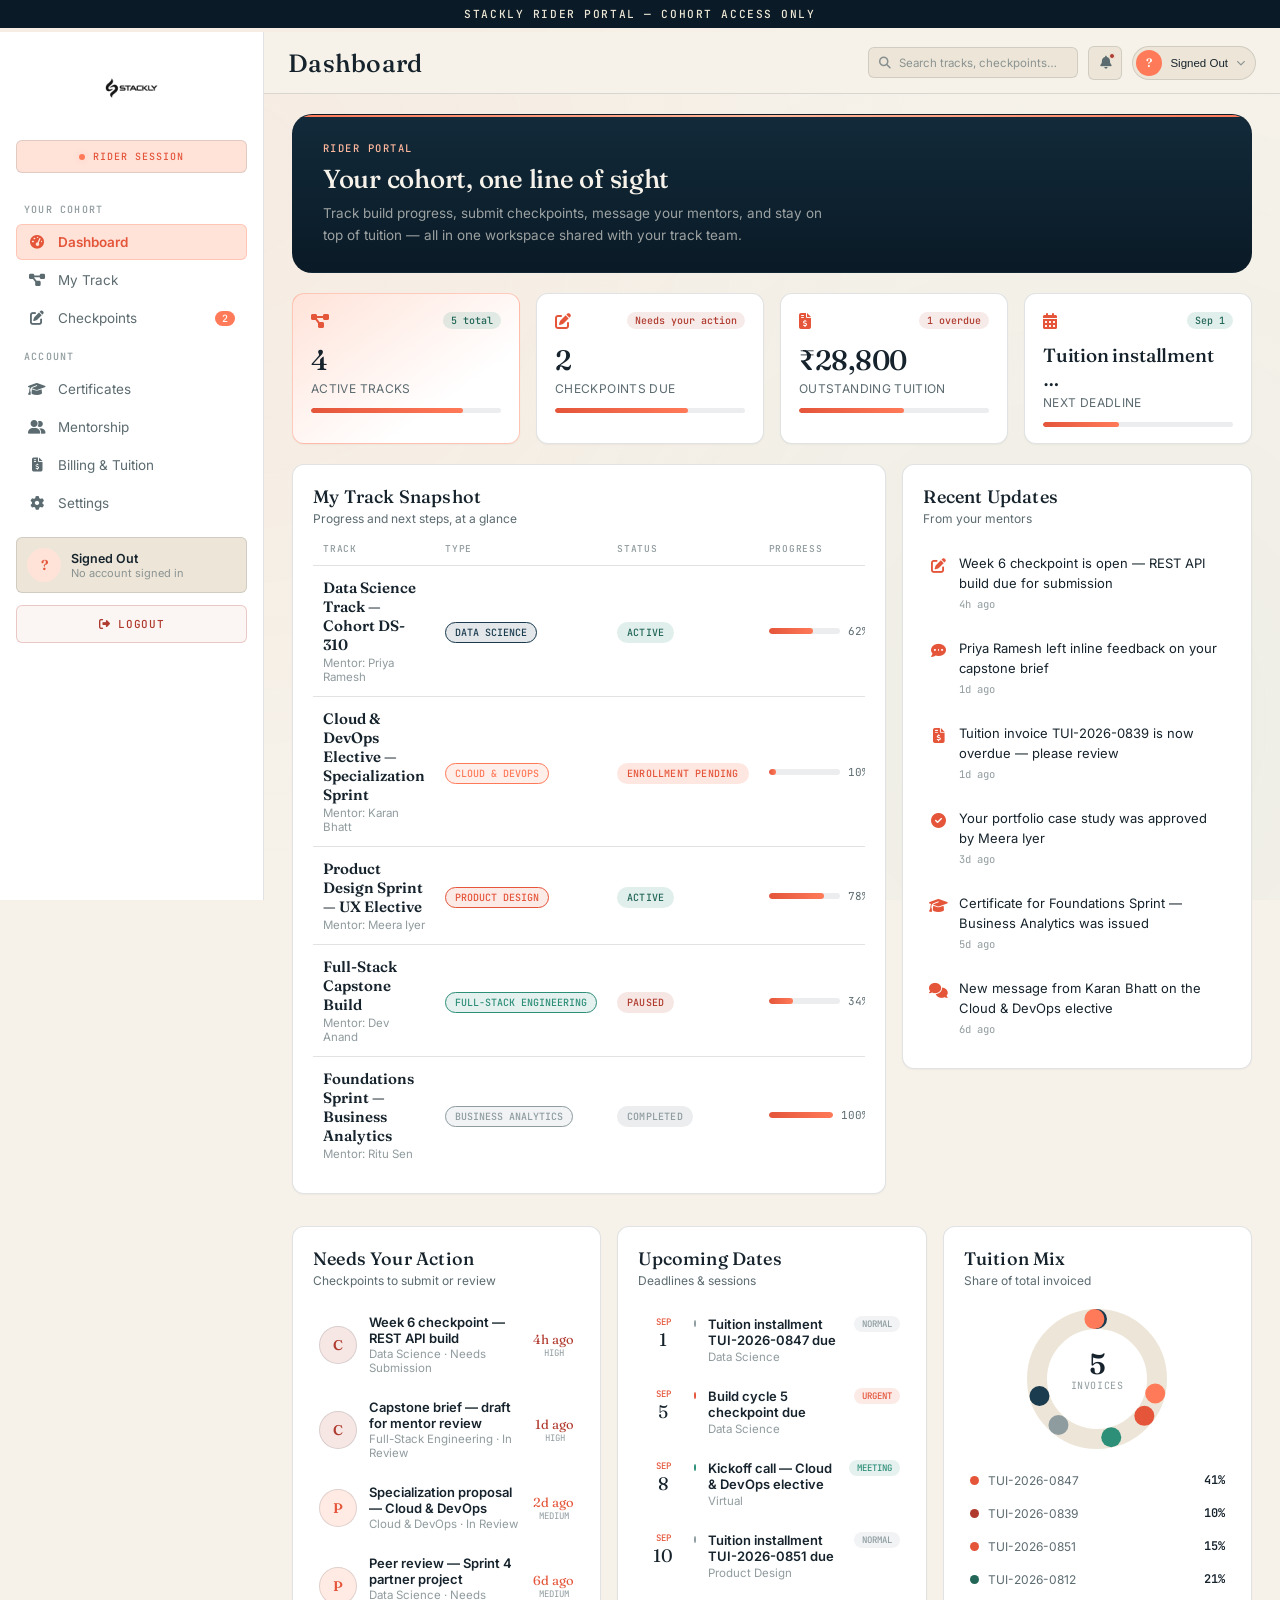
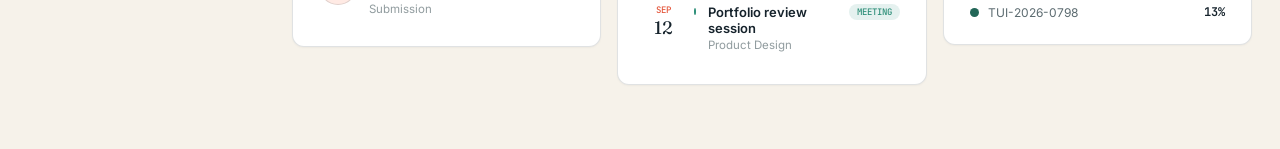
<file: html/student-dashboard.html>
<!DOCTYPE html>
<html lang="en">
<head>
  <meta charset="UTF-8" />
  <meta name="viewport" content="width=device-width, initial-scale=1.0" />
  <title>STACKLY · Rider Portal</title>
  <link rel="preconnect" href="https://fonts.googleapis.com" />
  <link rel="preconnect" href="https://fonts.gstatic.com" crossorigin>
  <link href="https://fonts.googleapis.com/css2?family=Fraunces:opsz,wght@9..144,500;9..144,600;9..144,700&family=Inter:wght@300;400;500;600;700&family=JetBrains+Mono:wght@400;500;600;700&display=swap" rel="stylesheet" />
  <link rel="stylesheet" href="https://cdnjs.cloudflare.com/ajax/libs/font-awesome/6.5.1/css/all.min.css" />
  <link href="https://unpkg.com/aos@2.3.1/dist/aos.css" rel="stylesheet" />
  <style>
    /* =========================================================
       STACKLY — Rider Portal (Dashboard)
       Re-themed to match "The Board" contact-page tokens:
       #F6F2EA paper | #FFFFFF card | #FF7A59 amber | #16232C ink
       #0A1A26 indigo-deep | #2E8F79 green | #B03A2E danger
       ========================================================= */
    * { box-sizing: border-box; margin: 0; }
    body {
      font-family: 'Inter', -apple-system, BlinkMacSystemFont, sans-serif;
      font-weight: 400;
      background: #F6F2EA;
      color: #16232C;
      -webkit-font-smoothing: antialiased;
    }
    :root {
      --paper: #F6F2EA;
      --paper-deep: #EDE6D8;
      --card: #FFFFFF;
      --line: rgba(22,35,44,.13);
      --line-bright: rgba(22,35,44,.24);
      --ink: #16232C;
      --ink-soft: #5C6B70;
      --ink-faint: #8E9CA0;
      --ink-faintest: rgba(92,107,112,0.68);
      --amber: #FF7A59;
      --amber-deep: #E4553A;
      --amber-soft: #FFE3D9;
      --amber-glow: rgba(255,122,89,0.22);
      --indigo-deep: #0A1A26;
      --indigo: #122A3A;
      --indigo-mid: #1B3B4F;
      --green: #2E8F79;
      --green-bright: #226657;
      --green-soft: #DBF0EA;
      --danger: #B03A2E;
      --font-display: 'Fraunces', serif;
      --font-body: 'Inter', sans-serif;
      --font-mono: 'JetBrains Mono', monospace;
      --ease: cubic-bezier(.19,1,.22,1);
      --radius-sm:6px;
      --radius-md:12px;
      --radius-lg:20px;
    }
    @media (prefers-reduced-motion: reduce){
      *{ animation-duration:.001ms !important; transition-duration:.001ms !important; }
    }
    ::selection{ background:var(--amber); color:#FDFBF5; }
    .classification-bar {
      background: var(--indigo-deep); color: #EDE7D6;
      font-family: var(--font-mono); font-size: 0.7rem; font-weight: 500;
      letter-spacing: 0.14em; text-transform: uppercase; text-align: center;
      padding: 7px 10px; position: sticky; top: 0; z-index: 60;
    }
    .dashboard-root { display: flex; min-height: 100vh; width: 100%; max-width: 100vw; position:relative; }
    .dashboard-root::before{
      content:""; position:fixed; inset:0; z-index:0; pointer-events:none;
      background-image:radial-gradient(circle at 18% 20%, rgba(255,122,89,0.05) 0%, transparent 55%),
                       radial-gradient(circle at 85% 80%, rgba(46,143,121,0.04) 0%, transparent 55%);
    }
    .sidebar-overlay {
      position: fixed; inset: 0; background: rgba(10,26,38,0.5);
      z-index: 40; display: none; backdrop-filter: blur(4px);
    }
    .sidebar-overlay.show { display: block; animation: fadeIn .25s var(--ease); }
    @keyframes fadeIn{ from{ opacity:0; } to{ opacity:1; } }
    .sidebar {
      width: 264px; flex-shrink: 0; background: var(--card);
      border-right: 1px solid var(--line); display: flex; flex-direction: column;
      padding: 22px 16px 16px; position: fixed; left: 0; top: 32px;
      height: calc(100vh - 32px); overflow-y: auto; z-index: 30;
    }
    .sidebar-header { display: flex; align-items: center; justify-content: center; margin-bottom: 18px; padding: 10px 4px; position: relative; }
    .brand { display: flex; align-items: center; justify-content: center; width: 100%; text-decoration: none; }
    .brand-logo { width: 170px; height: auto; max-height: 48px; object-fit: contain; display: block; filter: brightness(0) saturate(100%); opacity: .92; }
    .close-btn {
      display: none; background: none; border: none; color: var(--ink-soft);
      font-size: 15px; padding: 4px 8px; cursor:pointer;
      position: absolute; right: 0; top: 50%; transform: translateY(-50%);
    }
    .unit-strip {
      font-family: var(--font-mono); font-size: 10px; font-weight: 500; letter-spacing: 0.1em;
      color: var(--amber-deep); text-transform: uppercase; text-align: center;
      padding: 9px 6px; margin-bottom: 16px; border: 1px solid var(--line); border-radius: var(--radius-sm);
      display: flex; align-items: center; justify-content: center; gap: 8px; background: var(--amber-soft);
    }
    .unit-strip::before {
      content: ''; width: 6px; height: 6px; background: var(--amber);
      border-radius: 50%; box-shadow: 0 0 8px var(--amber-glow);
      animation: blink 2.2s ease-in-out infinite;
    }
    @keyframes blink { 0%,100% { opacity: 1; } 50% { opacity: 0.4; } }
    .sidebar-section-label {
      font-family:var(--font-mono); font-size: 10px; font-weight: 500; letter-spacing: 0.12em;
      color: var(--ink-faintest); text-transform: uppercase; margin: 14px 8px 8px;
    }
    .sidebar-nav { display: flex; flex-direction: column; gap: 2px; }
    .nav-item {
      display: flex; align-items: center; gap: 12px;
      background: none; border: none; width: 100%;
      padding: 10px 12px; border-radius: var(--radius-sm);
      color: var(--ink-soft); font-size: 13.5px; font-weight: 400;
      text-align: left; transition: all .2s ease; position: relative; cursor:pointer;
      font-family: var(--font-body);
    }
    .nav-item:hover { background: var(--amber-soft); color: var(--ink); transform:translateX(2px); }
    .nav-item.nav-active { background: var(--amber-soft); color: var(--amber-deep); font-weight: 600; box-shadow: 0 0 0 1px rgba(255,122,89,0.28) inset; }
    .nav-icon { font-size: 14px; width: 18px; text-align: center; flex-shrink: 0; }
    .nav-badge { margin-left: auto; background: var(--amber); color: #FDFBF5; font-family:var(--font-mono); font-size: 10px; font-weight: 500; padding: 1px 7px; border-radius: 999px; }
    .sidebar-user {
      display: flex; align-items: center; gap: 10px;
      padding: 10px; margin-top: 16px; margin-bottom: 4px;
      border-radius: var(--radius-sm); background: var(--paper-deep); border: 1px solid var(--line);
    }
    .sidebar-user-avatar {
      width: 34px; height: 34px; border-radius: 50%; flex-shrink: 0;
      background: var(--amber-soft); color: var(--amber-deep);
      display: flex; align-items: center; justify-content: center;
      font-family:var(--font-display); font-size: 14px; font-weight: 600; text-transform: uppercase;
    }
    .sidebar-user-info { min-width: 0; flex: 1; }
    .sidebar-user-name { font-size: 12.5px; font-weight: 600; color: var(--ink); overflow: hidden; text-overflow: ellipsis; white-space: nowrap; text-transform:capitalize; }
    .sidebar-user-email { font-size: 11px; color: var(--ink-faintest); overflow: hidden; text-overflow: ellipsis; white-space: nowrap; }
    .logout-full-btn {
      margin-top: 8px; width: 100%; padding: 11px; border-radius: var(--radius-sm);
      background: rgba(176,58,46,0.05); border: 1px solid rgba(176,58,46,0.24);
      color: var(--danger); font-family:var(--font-mono); font-size: 11px; font-weight: 500; letter-spacing:.06em; text-transform:uppercase;
      display: flex; align-items: center; justify-content: center; gap: 8px;
      transition: background .2s ease; text-decoration: none; cursor: pointer;
    }
    .logout-full-btn:hover { background: rgba(176,58,46,0.12); }
    .main-content { flex: 1; min-width: 0; max-width: 100%; display: flex; flex-direction: column; margin-left: 264px; position:relative; z-index:1; }
    .topbar {
      position: sticky; top: 32px; z-index: 25;
      display: flex; align-items: center; justify-content: space-between;
      gap: 12px; padding: 10px 24px;
      background: rgba(246,242,234,0.92); backdrop-filter: blur(12px);
      border-bottom: 1px solid var(--line);
      flex-wrap: nowrap; min-height: 62px;
    }
    .topbar-left { display: flex; align-items: center; gap: 14px; min-width: 0; flex-shrink: 1; }
    .hamburger {
      display: none; flex-direction: column; justify-content: center; gap: 4px;
      width: 36px; height: 36px; border-radius: var(--radius-sm);
      background: var(--paper-deep); border: 1px solid var(--line);
      align-items: center; flex-shrink: 0; cursor:pointer;
    }
    .hamburger span { width: 16px; height: 2px; background: var(--ink); border-radius: 2px; }
    .page-title { min-width: 0; display: flex; align-items: baseline; gap: 12px; white-space: nowrap; }
    .page-title h1 {
      font-family:var(--font-display); letter-spacing:.01em; font-size: 25px; font-weight: 500; margin: 0;
      color: var(--ink); white-space: nowrap;
    }
    .page-title p { font-size: 12px; color: var(--ink-soft); margin: 0; white-space: nowrap; font-family: var(--font-body); letter-spacing:.01em; }
    .topbar-right { display: flex; align-items: center; gap: 10px; flex-shrink: 0; margin-left: auto; }
    .search-box { display: flex; align-items: center; gap: 6px; background: var(--paper-deep); border: 1px solid var(--line); border-radius: var(--radius-sm); padding: 6px 10px; min-width: 0; }
    .search-box input { background: none; border: none; outline: none; color: var(--ink); font-size: 12px; width: 170px; max-width: 100%; min-width: 60px; font-family: var(--font-body); }
    .search-box input::placeholder { color: var(--ink-faintest); font-size: 11.5px; }
    .search-icon { font-size: 12px; opacity: 0.7; color: var(--ink-soft); }
    .icon-btn {
      position: relative; width: 34px; height: 34px; border-radius: var(--radius-sm);
      background: var(--paper-deep); border: 1px solid var(--line);
      display: flex; align-items: center; justify-content: center; font-size: 13px;
      flex-shrink: 0; cursor:pointer; transition:all .2s ease; color: var(--ink-soft);
    }
    .icon-btn:hover{ border-color:var(--amber); transform:translateY(-1px); color: var(--amber-deep); }
    .notif-dot {
      position: absolute; top: 6px; right: 6px; width: 6px; height: 6px;
      border-radius: 50%; background: var(--danger); border: 1.5px solid var(--paper-deep);
      animation: notifPulse 2.2s ease-in-out infinite;
    }
    @keyframes notifPulse{ 0%,100%{ box-shadow:0 0 0 0 rgba(176,58,46,.35); } 50%{ box-shadow:0 0 0 4px rgba(176,58,46,0); } }
    .topbar-user { position: relative; flex-shrink: 0; }
    .topbar-user-btn {
      display: flex; align-items: center; gap: 8px;
      background: var(--paper-deep); border: 1px solid var(--line);
      border-radius: 999px; padding: 3px 10px 3px 3px;
      transition: border-color .2s ease; cursor:pointer;
    }
    .topbar-user-btn:hover { border-color:var(--amber); }
    .topbar-user-avatar {
      width: 26px; height: 26px; border-radius: 50%; flex-shrink: 0;
      background: var(--amber); color: #FDFBF5;
      display: flex; align-items: center; justify-content: center;
      font-family:var(--font-display); font-size: 12px; font-weight: 600; text-transform: uppercase;
    }
    .topbar-user-name { font-size: 11.5px; font-weight: 500; color: var(--ink); max-width: 100px; overflow: hidden; text-overflow: ellipsis; white-space: nowrap; text-transform:capitalize; }
    .topbar-user-caret { font-size: 9px; color: var(--ink-faintest); }
    .topbar-user-menu {
      position: absolute; top: calc(100% + 8px); right: 0; width: 220px;
      background: var(--card); border: 1px solid var(--line-bright);
      border-radius: 10px; padding: 8px;
      box-shadow: 0 18px 40px rgba(10,26,38,0.16);
      opacity: 0; visibility: hidden; transform: translateY(-6px);
      transition: opacity .2s var(--ease), transform .2s var(--ease), visibility .2s ease;
      z-index: 60;
    }
    .topbar-user.open .topbar-user-menu { opacity: 1; visibility: visible; transform: translateY(0); }
    .topbar-user-menu-email { padding: 8px 10px 10px; border-bottom: 1px solid var(--line); margin-bottom: 6px; }
    .topbar-user-menu-email .label { font-family:var(--font-mono); font-size: 9px; font-weight: 500; color: var(--ink-faintest); text-transform: uppercase; letter-spacing: .06em; }
    .topbar-user-menu-email .value { font-size: 11.5px; font-weight: 600; color: var(--ink); margin-top: 2px; word-break: break-all; }
    .topbar-user-menu-item {
      display: flex; align-items: center; gap: 9px; width: 100%;
      padding: 8px 10px; border-radius: var(--radius-sm);
      background: none; border: none; text-align: left;
      font-size: 11.5px; font-weight: 500; color: var(--ink-soft);
      transition: background .15s ease, color .15s ease; cursor:pointer; font-family: var(--font-body);
    }
    .topbar-user-menu-item:hover { background: var(--amber-soft); color: var(--ink); }
    .topbar-user-menu-item.danger:hover { background: rgba(176,58,46,0.1); color: var(--danger); }

    .content-area { padding: 24px 28px 48px; min-width: 0; max-width: 100%; overflow-x: hidden; }
    .hero-banner {
      position: relative; border-radius: var(--radius-lg); overflow: hidden; margin-bottom: 20px;
      border: 1px solid var(--line-bright); min-height: 150px; display: flex; align-items: center;
      background: linear-gradient(180deg, #122A3A, var(--indigo-deep));
    }
    .hero-banner::before {
      content: ''; position: absolute; top: 0; left: 0; right: 0; height: 2px;
      background: linear-gradient(90deg, var(--amber), #FFB89C, var(--amber));
    }
    .hero-banner-inner { padding: 26px 30px; max-width: 580px; }
    .hero-eyebrow { font-family:var(--font-mono); font-size: 10.5px; font-weight: 500; letter-spacing: .14em; text-transform: uppercase; color: #FFB89C; margin-bottom: 8px; }
    .hero-banner h2 { font-family:var(--font-display); font-size: 26px; font-weight: 500; margin-bottom: 8px; color: #F6F2EA; letter-spacing: -0.01em; }
    .hero-banner p { font-size: 13.5px; color: rgba(246,242,234,0.62); line-height: 1.6; }
    .stats-grid { display: grid; grid-template-columns: repeat(4, minmax(0,1fr)); gap: 16px; margin-bottom: 20px; }
    .stat-card {
      background: var(--card); border: 1px solid var(--line);
      border-radius: var(--radius-md); padding: 18px 18px 16px; min-width: 0;
      transition: all .25s ease; box-shadow: 0 1px 2px rgba(10,26,38,0.04);
      opacity:0; transform:translateY(14px); animation: cardPop .5s var(--ease) forwards;
    }
    .stat-card[data-aos] { opacity: 0; animation: none; }
    .stats-grid .stat-card:nth-child(1){ animation-delay:.03s; }
    .stats-grid .stat-card:nth-child(2){ animation-delay:.09s; }
    .stats-grid .stat-card:nth-child(3){ animation-delay:.15s; }
    .stats-grid .stat-card:nth-child(4){ animation-delay:.21s; }
    @keyframes cardPop{ to{ opacity:1; transform:translateY(0); } }
    .stat-card:hover { border-color:var(--amber); transform:translateY(-3px); box-shadow:0 10px 26px rgba(228,85,58,0.12); }
    .stat-accent { border-color:rgba(255,122,89,0.4); background:linear-gradient(145deg, var(--amber-soft), var(--card) 70%); }
    .stat-top { display: flex; justify-content: space-between; align-items: center; margin-bottom: 14px; }
    .stat-icon { font-size: 16px; color: var(--amber-deep); }
    .stat-delta { font-family:var(--font-mono); font-size: 10px; font-weight: 500; padding: 2px 8px; border-radius: 999px; }
    .stat-delta.up { color: var(--green-bright); background: rgba(46,143,121,0.14); }
    .stat-delta.warn { color: var(--danger); background: rgba(176,58,46,0.1); }
    .stat-value { font-family:var(--font-display); font-size: 28px; font-weight: 500; letter-spacing: -0.01em; color: var(--ink); }
    .stat-label { font-size: 12px; color: var(--ink-soft); margin-top: 4px; font-family: var(--font-body); text-transform: uppercase; letter-spacing: 0.03em; }
    .stat-bar { height: 5px; background: rgba(22,35,44,0.08); border-radius: 999px; margin-top: 12px; overflow: hidden; }
    .stat-bar-fill { height: 100%; width:0; background: linear-gradient(90deg, var(--amber-deep), var(--amber)); border-radius: 999px; transition: width 1.1s var(--ease) .3s; }
    .mid-grid { display: grid; grid-template-columns: 1.7fr 1fr; gap: 16px; margin-bottom: 16px; align-items: start; }
    .bottom-grid { display: grid; grid-template-columns: 1fr 1fr 1fr; gap: 16px; align-items: start; }
    .card {
      background: var(--card); border: 1px solid var(--line);
      border-radius: var(--radius-md); padding: 20px; margin-bottom: 16px; min-width: 0;
      box-shadow: 0 1px 2px rgba(10,26,38,0.04);
      opacity:0; transform:translateY(14px); animation: cardPop .5s var(--ease) .1s forwards;
    }
    .card[data-aos] { opacity: 0; animation: none; }
    .card-header { display: flex; justify-content: space-between; align-items: flex-start; gap: 12px; margin-bottom: 16px; flex-wrap: wrap; }
    .card-title { font-family:var(--font-display); letter-spacing:.01em; font-size: 18px; font-weight: 500; margin: 0; color: var(--ink); }
    .card-sub { font-size: 12px; color: var(--ink-soft); margin: 3px 0 0; font-family: var(--font-body); }
    .table-wrapper { overflow-x: auto; max-width: 100%; -webkit-overflow-scrolling: touch; }
    .runs-table { width: 100%; border-collapse: collapse; min-width: 640px; }
    .runs-table th {
      text-align: left; font-family:var(--font-mono); font-size: 9.5px; font-weight: 500; text-transform: uppercase;
      letter-spacing: 0.08em; color: var(--ink-faintest);
      padding: 0 10px 10px; border-bottom: 1px solid var(--line);
    }
    .runs-table td { padding: 12px 10px; border-bottom: 1px solid var(--line); font-size: 13px; vertical-align: middle; }
    .runs-table tr:last-child td { border-bottom: none; }
    .runs-table tbody tr { transition: background .15s ease; cursor:pointer; }
    .runs-table tbody tr:hover { background: var(--amber-soft); }
    .t-name { font-weight: 600; font-family: var(--font-display); font-size: 15px; color: var(--ink); }
    .t-sub { font-size: 11.5px; color: var(--ink-faintest); margin-top: 2px; font-family: var(--font-body); }
    .type-col { color: var(--ink-soft); }
    .date-col { color: var(--ink-soft); white-space: nowrap; font-family: var(--font-body); font-size: 12px; }
    .budget-col { font-weight: 700; white-space: nowrap; font-family:var(--font-mono); font-size:12px; color: var(--amber-deep); }
    .region-tag { font-family:var(--font-mono); font-size: 10px; font-weight: 500; padding: 3px 9px; border-radius: 999px; border: 1px solid; white-space: nowrap; text-transform: uppercase; }
    .status-badge { font-family:var(--font-mono); font-size: 10px; font-weight: 500; padding: 4px 10px; border-radius: 999px; white-space: nowrap; text-transform:uppercase; letter-spacing:.02em; }
    .status-active { background: rgba(46,143,121,0.14); color: var(--green-bright); }
    .status-field { background: rgba(255,122,89,0.14); color: var(--amber-deep); }
    .status-complete { background: rgba(142,156,160,0.18); color: var(--ink-faint); }
    .status-review { background: rgba(176,58,46,0.12); color: var(--danger); }
    .status-gold { background: rgba(255,122,89,0.18); color: var(--amber-deep); }
    .progress-wrap { display: flex; align-items: center; gap: 8px; min-width: 100px; }
    .progress-bar { flex: 1; height: 6px; background: rgba(22,35,44,0.08); border-radius: 999px; overflow: hidden; }
    .progress-fill { height: 100%; width:0; background: linear-gradient(90deg, var(--amber-deep), var(--amber)); border-radius: 999px; transition:width 1s var(--ease) .2s; }
    .progress-pct { font-family:var(--font-mono); font-size: 11px; color: var(--ink-soft); flex-shrink: 0; }
    .activity-list { display: flex; flex-direction: column; gap: 4px; padding: 0; margin: 0; }
    .activity-item { display: flex; align-items: flex-start; gap: 12px; padding: 12px 6px; border-radius: var(--radius-sm); transition: background .15s ease; cursor:pointer; }
    .activity-item:hover { background: var(--amber-soft); }
    .act-icon { font-size: 15px; flex-shrink: 0; line-height: 1.4; color: var(--amber-deep); width:18px; text-align:center; margin-top:1px; }
    .act-body { flex: 1; min-width: 0; }
    .act-text { font-size: 13px; margin: 0; line-height: 1.5; word-wrap: break-word; color: var(--ink); }
    .act-time { font-family:var(--font-mono); font-size: 10.5px; color: var(--ink-faintest); margin-top: 4px; display: block; }
    .team-list { display: flex; flex-direction: column; gap: 4px; padding: 0; margin: 0; }
    .team-item { display: flex; align-items: center; gap: 12px; padding: 10px 6px; border-radius: var(--radius-sm); transition: background .15s ease; cursor:pointer; }
    .team-item:hover { background: var(--amber-soft); }
    .member-avatar {
      position: relative; width: 38px; height: 38px; border-radius: 50%;
      background: var(--paper-deep); border: 1px solid var(--line);
      display: flex; align-items: center; justify-content: center;
      font-family:var(--font-display); font-size: 14px; font-weight: 600; color: var(--amber-deep); flex-shrink: 0;
    }
    .online-dot { position: absolute; bottom: -1px; right: -1px; width: 10px; height: 10px; border-radius: 50%; border: 2px solid var(--card); }
    .dot-active { background: var(--green-bright); }
    .dot-away { background: var(--amber); }
    .member-info { flex: 1; min-width: 0; }
    .member-name { font-size: 13px; font-weight: 600; color: var(--ink); }
    .member-role { font-size: 11.5px; color: var(--ink-faintest); margin-top: 1px; font-family: var(--font-body); }
    .member-projects { text-align: center; flex-shrink: 0; }
    .proj-count { display: block; font-family:var(--font-display); font-size: 16px; color: var(--amber-deep); }
    .proj-label { display: block; font-family:var(--font-mono); font-size: 9px; color: var(--ink-faintest); text-transform:uppercase; }
    .milestone-list { display: flex; flex-direction: column; padding: 0; margin: 0; }
    .milestone-item { display: flex; align-items: flex-start; gap: 12px; padding: 12px 6px; border-radius: var(--radius-sm); position: relative; transition: background .15s ease; cursor:pointer; }
    .milestone-item:hover { background: var(--amber-soft); }
    .ms-date { width: 38px; flex-shrink: 0; text-align: center; }
    .ms-date span { display: block; }
    .ms-date span:first-child { font-family:var(--font-mono); font-size: 9px; font-weight: 500; color: var(--amber-deep); text-transform: uppercase; }
    .ms-date span:last-child { font-family:var(--font-display); font-size: 18px; color: var(--ink); }
    .ms-line { width: 2px; align-self: stretch; display: flex; justify-content: center; flex-shrink: 0; }
    .ms-dot { width: 7px; height: 7px; border-radius: 50%; background: var(--amber-deep); margin-top: 4px; }
    .ms-body { flex: 1; min-width: 0; }
    .ms-event { font-size: 13px; font-weight: 600; color: var(--ink); }
    .ms-project { font-size: 11.5px; color: var(--ink-faintest); margin-top: 2px; font-family: var(--font-body); }
    .ms-tag { font-family:var(--font-mono); font-size: 9px; font-weight: 500; padding: 2px 8px; border-radius: 999px; background: rgba(176,58,46,0.12); color: var(--danger); flex-shrink: 0; align-self: flex-start; text-transform:uppercase; }
    .ms-done-tag { background: rgba(46,143,121,0.14); color: var(--green-bright); }
    .ms-done .ms-event { text-decoration: line-through; color: var(--ink-faintest); }
    .donut-chart { display: flex; justify-content: center; margin: 6px 0 14px; cursor:pointer; }
    .donut-svg { width: 150px; height: 150px; max-width: 100%; }
    .donut-svg circle[stroke-dasharray] { stroke-dasharray: 0 212; transition: stroke-dasharray 1.2s var(--ease) .2s; }
    .donut-num { font-family:var(--font-display); font-size: 23px; fill: var(--ink); font-weight: 600; }
    .donut-label { font-family:var(--font-mono); font-size: 8px; fill: var(--ink-faintest); text-transform: uppercase; letter-spacing: 0.06em; }
    .legend-list { display: flex; flex-direction: column; gap: 9px; padding: 0; margin: 0; }
    .legend-item { display: flex; align-items: center; gap: 9px; padding: 4px 6px; border-radius: var(--radius-sm); cursor:pointer; }
    .legend-item:hover { background: var(--amber-soft); }
    .legend-dot { width: 9px; height: 9px; border-radius: 50%; flex-shrink: 0; }
    .legend-label { flex: 1; font-size: 12px; color: var(--ink-soft); font-family: var(--font-body); text-transform: uppercase; }
    .legend-count { font-family:var(--font-mono); font-size: 12px; font-weight: 600; color: var(--ink); }
    .btn-outline {
      background: none; border: 1.5px solid var(--line-bright); color: var(--ink-soft);
      padding: 7px 14px; border-radius: var(--radius-sm); font-family:var(--font-mono); font-size: 11px; font-weight: 500; letter-spacing:.04em;
      transition: all .2s ease; cursor:pointer; text-transform: uppercase;
    }
    .btn-outline:hover { border-color:var(--amber-deep); color:var(--amber-deep); transform:translateY(-1px); }
    .btn-solid {
      background: var(--amber); border: 1.5px solid var(--amber); color: #FDFBF5;
      padding: 7px 14px; border-radius: var(--radius-sm); font-family:var(--font-mono); font-size: 10.5px; font-weight: 500; letter-spacing:.05em;
      transition: all .2s ease; cursor:pointer; text-transform: uppercase;
    }
    .btn-solid:hover { background: var(--amber-deep); border-color: var(--amber-deep); transform:translateY(-1px); }
    .team-grid { display: grid; grid-template-columns: repeat(3, minmax(0,1fr)); gap: 14px; }
    .research-card {
      background: var(--paper-deep); border: 1px solid var(--line); border-radius: var(--radius-md);
      padding: 16px; cursor: pointer; min-width: 0; transition: border-color .2s ease, transform .2s ease;
    }
    .research-card:hover{ border-color:rgba(228,85,58,0.5); transform:translateY(-2px); }
    select.pref-select { background: var(--paper-deep); border: 1.5px solid var(--line-bright); color: var(--ink); border-radius: var(--radius-sm); padding: 7px 12px; font-size: 13px; outline: none; font-family:var(--font-body); }
    .toggle-switch { width: 42px; height: 24px; border-radius: 999px; cursor: pointer; position: relative; flex-shrink: 0; transition: background .3s ease; }
    .toggle-knob { position: absolute; top: 3px; width: 18px; height: 18px; border-radius: 50%; background: #fff; box-shadow: 0 1px 4px rgba(0,0,0,0.25); transition: left .3s var(--ease); }
    @media (max-width: 1200px) { .mid-grid { grid-template-columns: 1fr; } .bottom-grid { grid-template-columns: 1fr 1fr; } }
    @media (max-width: 1024px) {
      .sidebar { z-index: 50; transform: translateX(-100%); transition: transform .35s var(--ease); will-change: transform; }
      .sidebar.sidebar-open { transform: translateX(0); }
      .main-content { margin-left: 0; }
      .close-btn { display: block; }
      .hamburger { display: flex; }
      .stats-grid { grid-template-columns: repeat(2, minmax(0,1fr)); }
      .team-grid { grid-template-columns: repeat(2, minmax(0,1fr)); }
    }
    @media (max-width: 820px) { .page-title p { display: none; } .search-box input { width: 100px; } }
    @media (max-width: 720px) {
      .bottom-grid { grid-template-columns: 1fr; }
      .stats-grid { grid-template-columns: 1fr 1fr; gap: 12px; }
      .content-area { padding: 18px 16px 40px; }
      .topbar { padding: 10px 14px; }
      .search-box input { width: 80px; }
      .team-grid { grid-template-columns: 1fr; }
      .topbar-user-name { display: none; }
      .topbar-user-btn { padding: 3px; }
      .hero-banner-inner { padding: 20px; }
    }
    @media (max-width: 600px) { .search-box { display: none; } .page-title h1 { font-size: 19px; } }
    @media (max-width: 480px) {
      .stats-grid { grid-template-columns: 1fr; }
      .stat-card { padding: 14px; }
      .stat-value { font-size: 24px; }
      .card { padding: 14px; }
      .page-title h1 { font-size: 17px; }
    }
    @media (max-width: 400px) {
      .topbar { padding: 8px 10px; gap: 6px; }
      .content-area { padding: 14px 12px 32px; }
      .stat-card { padding: 12px; }
      .sidebar { width: 84%; max-width: 300px; }
    }
  </style>
</head>
<body>
<div class="classification-bar">Stackly Rider Portal — Cohort Access Only</div>
<div class="dashboard-root">
  <div class="sidebar-overlay" id="sidebar-overlay"></div>
  <aside class="sidebar" id="sidebar">
    <div class="sidebar-header">
      <a href="./404.html" class="brand">
        <img src="../assets/stackly_logo.webp" alt="Stackly" class="brand-logo">
      </a>
      <button class="close-btn" id="close-sidebar-btn" aria-label="Close sidebar"><i class="fa-solid fa-xmark"></i></button>
    </div>
    <div class="unit-strip">Rider Session</div>
    <div class="sidebar-section-label">Your Cohort</div>
    <nav class="sidebar-nav" id="nav-main"></nav>
    <div class="sidebar-section-label">Account</div>
    <nav class="sidebar-nav" id="nav-management"></nav>
    <div class="sidebar-user" id="sidebar-user">
      <div class="sidebar-user-avatar" id="sidebar-user-avatar">–</div>
      <div class="sidebar-user-info">
        <div class="sidebar-user-name" id="sidebar-user-name">Signed out</div>
        <div class="sidebar-user-email" id="sidebar-user-email">—</div>
      </div>
    </div>
    <button class="logout-full-btn" id="logout-btn"><i class="fa-solid fa-right-from-bracket"></i> Logout</button>
  </aside>
  <main class="main-content">
    <header class="topbar" id="topbar">
      <div class="topbar-left">
        <button class="hamburger" id="hamburger-btn" aria-label="Open menu"><span></span><span></span><span></span></button>
        <div class="page-title">
          <h1 id="page-title-text">Dashboard</h1>
        </div>
      </div>
      <div class="topbar-right">
        <div class="search-box">
          <i class="fa-solid fa-magnifying-glass search-icon"></i>
          <input placeholder="Search tracks, checkpoints…">
        </div>
        <button class="icon-btn" id="notif-btn" aria-label="Notifications"><i class="fa-solid fa-bell"></i><span class="notif-dot"></span></button>
        <div class="topbar-user" id="topbar-user">
          <button class="topbar-user-btn" id="topbar-user-btn">
            <span class="topbar-user-avatar" id="topbar-user-avatar">–</span>
            <span class="topbar-user-name" id="topbar-user-name">Signed out</span>
            <i class="fa-solid fa-chevron-down topbar-user-caret"></i>
          </button>
          <div class="topbar-user-menu" id="topbar-user-menu">
            <div class="topbar-user-menu-email">
              <div class="label">Email</div>
              <div class="value" id="topbar-user-email">—</div>
            </div>
            <button class="topbar-user-menu-item" data-nav="settings"><i class="fa-solid fa-gear"></i>&nbsp; Settings</button>
            <button class="topbar-user-menu-item danger" id="topbar-logout-btn"><i class="fa-solid fa-right-from-bracket"></i>&nbsp; Logout</button>
          </div>
        </div>
      </div>
    </header>
    <div class="content-area" id="content-area"></div>
  </main>
</div>
<script src="https://unpkg.com/aos@2.3.1/dist/aos.js"></script>
<script>
  // ─── USER SESSION ───
  function getCurrentUser() {
    try {
      const raw = localStorage.getItem('user');
      const isAuthenticated = localStorage.getItem('isAuthenticated') === 'true';
      if (!raw || !isAuthenticated) return null;
      return JSON.parse(raw);
    } catch { return null; }
  }
  function usernameFromEmail(email) { if (!email) return ''; return email.includes('@') ? email.split('@')[0] : email; }
  function getInitial(email) { if (!email) return '?'; return email.charAt(0).toUpperCase(); }

  const currentUser = getCurrentUser();
  const currentEmail = currentUser?.email || '';
  const currentUsername = usernameFromEmail(currentEmail);
  const currentInitial = getInitial(currentEmail);

  function paintUserChrome() {
    const nameToShow = currentUsername || currentEmail || 'Signed out';
    const displayEmail = currentEmail || 'No account signed in';
    document.getElementById('sidebar-user-avatar').textContent = currentInitial;
    document.getElementById('sidebar-user-name').textContent = nameToShow;
    document.getElementById('sidebar-user-email').textContent = displayEmail;
    document.getElementById('topbar-user-avatar').textContent = currentInitial;
    document.getElementById('topbar-user-name').textContent = nameToShow;
    document.getElementById('topbar-user-email').textContent = displayEmail;
  }
  function logout() {
    localStorage.removeItem('user');
    localStorage.removeItem('isAuthenticated');
    localStorage.removeItem('riderActiveNav');
    window.location.href = 'login.html';
  }

  // ─── RIDER DATA (this rider's own tracks, checkpoints, tuition and mentors) ───
  const trackTypeAccents = {
    "datascience": "#1B3B4F",
    "fullstack": "#2E8F79",
    "design": "#E4553A",
    "cloud": "#FF7A59",
    "business": "#8E9CA0"
  };
  const trackTypeName = { datascience: "Data Science", fullstack: "Full-Stack Engineering", design: "Product Design", cloud: "Cloud & DevOps", business: "Business Analytics" };

  const enrollments = [
    { track: "datascience", title: "Data Science Track — Cohort DS-310", mentor: "Priya Ramesh", opened: "Feb 2026", status: "Active", progress: 62, nextMilestone: "Build cycle 5 checkpoint", nextDate: "Sep 5, 2026" },
    { track: "cloud", title: "Cloud & DevOps Elective — Specialization Sprint", mentor: "Karan Bhatt", opened: "Jul 2026", status: "Enrollment Pending", progress: 10, nextMilestone: "Kickoff call with elective mentor", nextDate: "Sep 8, 2026" },
    { track: "design", title: "Product Design Sprint — UX Elective", mentor: "Meera Iyer", opened: "May 2026", status: "Active", progress: 78, nextMilestone: "Portfolio review session", nextDate: "Sep 12, 2026" },
    { track: "fullstack", title: "Full-Stack Capstone Build", mentor: "Dev Anand", opened: "Jun 2026", status: "Paused", progress: 34, nextMilestone: "Awaiting catch-up week scheduling", nextDate: "TBD" },
    { track: "business", title: "Foundations Sprint — Business Analytics", mentor: "Ritu Sen", opened: "Jan 2026", status: "Completed", progress: 100, nextMilestone: "Track complete", nextDate: "Aug 15, 2026" }
  ];

  const checkpoints = [
    { title: "Week 6 checkpoint — REST API build", track: trackTypeName.datascience, type: "Checkpoint", status: "Needs Submission", urgency: "High", updated: "4h ago" },
    { title: "Capstone brief — draft for mentor review", track: trackTypeName.fullstack, type: "Capstone", status: "In Review", urgency: "High", updated: "1d ago" },
    { title: "Specialization proposal — Cloud & DevOps", track: trackTypeName.cloud, type: "Proposal", status: "In Review", urgency: "Medium", updated: "2d ago" },
    { title: "Portfolio case study — onboarding flow", track: trackTypeName.design, type: "Elective Project", status: "Approved", urgency: "Low", updated: "3d ago" },
    { title: "Certificate — Foundations Sprint", track: trackTypeName.business, type: "Certificate", status: "Issued", urgency: "Low", updated: "5d ago" },
    { title: "Peer review — Sprint 4 partner project", track: trackTypeName.datascience, type: "Peer Review", status: "Needs Submission", urgency: "Medium", updated: "6d ago" }
  ];

  const certificates = [
    { track: "Foundations Sprint — Business Analytics", status: "Issued", date: "Issued Aug 15, 2026" },
    { track: "Product Design Sprint — UX Elective", status: "In Progress", date: "Est. Sep 2026" },
    { track: "Data Science Track — Cohort DS-310", status: "In Progress", date: "Est. Dec 2026" },
    { track: "Cloud & DevOps Elective", status: "Locked", date: "Unlocks after kickoff" },
    { track: "Full-Stack Capstone Build", status: "Paused", date: "Resumes after catch-up week" }
  ];

  const tuitionInvoices = [
    { site: trackTypeName.datascience, facility: "datascience", invoiceNo: "TUI-2026-0847", amount: 18000, dueDate: "Sep 1, 2026", status: "Due" },
    { site: trackTypeName.cloud, facility: "cloud", invoiceNo: "TUI-2026-0839", amount: 4200, dueDate: "Aug 20, 2026", status: "Overdue" },
    { site: trackTypeName.design, facility: "design", invoiceNo: "TUI-2026-0851", amount: 6600, dueDate: "Sep 10, 2026", status: "Due" },
    { site: trackTypeName.fullstack, facility: "fullstack", invoiceNo: "TUI-2026-0812", amount: 9100, dueDate: "Jul 30, 2026", status: "Paid" },
    { site: trackTypeName.business, facility: "business", invoiceNo: "TUI-2026-0798", amount: 5850, dueDate: "Jul 15, 2026", status: "Paid" }
  ];

  const scheduleEvents = [
    { date: "Sep 1", event: "Tuition installment TUI-2026-0847 due", site: trackTypeName.datascience, type: "normal" },
    { date: "Sep 5", event: "Build cycle 5 checkpoint due", site: trackTypeName.datascience, type: "urgent" },
    { date: "Sep 8", event: "Kickoff call — Cloud & DevOps elective", site: "Virtual", type: "meeting" },
    { date: "Sep 10", event: "Tuition installment TUI-2026-0851 due", site: trackTypeName.design, type: "normal" },
    { date: "Sep 12", event: "Portfolio review session", site: trackTypeName.design, type: "meeting" },
    { date: "Sep 22", event: "Capstone panel defense — mock run", site: trackTypeName.fullstack, type: "urgent" }
  ];

  const liveFeed = [
    { icon: "fa-pen-to-square", text: "Week 6 checkpoint is open — REST API build due for submission", time: "4h ago" },
    { icon: "fa-comment-dots", text: "Priya Ramesh left inline feedback on your capstone brief", time: "1d ago" },
    { icon: "fa-file-invoice-dollar", text: "Tuition invoice TUI-2026-0839 is now overdue — please review", time: "1d ago" },
    { icon: "fa-circle-check", text: "Your portfolio case study was approved by Meera Iyer", time: "3d ago" },
    { icon: "fa-graduation-cap", text: "Certificate for Foundations Sprint — Business Analytics was issued", time: "5d ago" },
    { icon: "fa-comments", text: "New message from Karan Bhatt on the Cloud & DevOps elective", time: "6d ago" }
  ];

  const navItemsList = [
    { icon: "fa-gauge-high", label: "Dashboard", id: "dashboard" },
    { icon: "fa-diagram-project", label: "My Track", id: "tracks" },
    { icon: "fa-pen-to-square", label: "Checkpoints", id: "checkpoints" },
    { icon: "fa-graduation-cap", label: "Certificates", id: "certificates" },
    { icon: "fa-user-group", label: "Mentorship", id: "mentorship" },
    { icon: "fa-file-invoice-dollar", label: "Billing & Tuition", id: "billing" },
    { icon: "fa-gear", label: "Settings", id: "settings" }
  ];

  const enrollmentStatusColor = { "Active": "status-active", "Enrollment Pending": "status-gold", "Paused": "status-review", "Completed": "status-complete" };
  const checkpointStatusColor = { "Needs Submission": "status-gold", "In Review": "status-field", "Approved": "status-active", "Issued": "status-complete" };
  const certificateStatusColor = { "Issued": "status-active", "In Progress": "status-field", "Locked": "status-complete", "Paused": "status-review" };
  const urgencyColor = { "High": "var(--danger)", "Medium": "var(--amber-deep)", "Low": "var(--ink-faint)" };
  const urgencyBg = { "High": "rgba(176,58,46,0.12)", "Medium": "rgba(255,122,89,0.16)", "Low": "rgba(142,156,160,0.18)" };
  const invoiceColor = { "Paid": "#226657", "Due": "#E4553A", "Overdue": "#B03A2E" };
  const scheduleTypeColor = { urgent: "#E4553A", normal: "#8E9CA0", meeting: "#2E8F79" };

  const pageMap = {
    dashboard:    { title: "Dashboard", sub: "An overview of your track, checkpoints and account" },
    tracks:       { title: "My Track", sub: "Every course and elective in your cohort journey" },
    checkpoints:  { title: "Checkpoints", sub: "Weekly builds, capstone submissions and peer reviews awaiting action" },
    certificates: { title: "Certificates", sub: "Credentials earned across your tracks and electives" },
    mentorship:   { title: "Mentorship", sub: "Updates and messages from your mentors" },
    billing:      { title: "Billing & Tuition", sub: "Tuition invoices, payment status and balances by track" },
    settings:     { title: "Settings", sub: "Account and preferences" }
  };

  let state = {
    activeNav: (function () {
      const saved = localStorage.getItem('riderActiveNav');
      return saved && pageMap[saved] ? saved : "dashboard";
    })(),
    settings: { notifications: true, emailDigest: false, darkMode: false, language: "English" }
  };

  function fmt(n) { return "₹" + n.toLocaleString("en-IN"); }
  function go404() { window.location.href = "404.html"; }

  function regionTag(facility, labelMap) {
    const c = trackTypeAccents[facility] || "#FF7A59";
    const label = labelMap ? labelMap[facility] : facility;
    return `<span class="region-tag" style="color:${c};border-color:${c};background:${c}1F;">${label}</span>`;
  }

  function animateStatBars() {
    requestAnimationFrame(() => {
      document.querySelectorAll('.stat-bar-fill, .progress-fill').forEach(el => {
        const target = el.getAttribute('data-w');
        if (target) el.style.width = target + '%';
      });
      const donut = document.querySelector('.donut-svg');
      if (donut) donut.classList.add('drawn');
    });
  }

  function initAOS() {
    AOS.init({ duration: 600, once: true, offset: 20, easing: 'ease-out-cubic', disable: window.innerWidth < 768 });
  }

  // ─── RENDER FUNCTIONS ───
  function renderDashboard() {
    const activeTracks = enrollments.filter(m => m.status !== "Completed").length;
    const needsSubmission = checkpoints.filter(d => d.status === "Needs Submission").length;
    const outstandingBalance = tuitionInvoices.filter(i => i.status !== "Paid").reduce((a, i) => a + i.amount, 0);
    const nextEvent = scheduleEvents[0];

    const stats = [
      { icon: "fa-diagram-project", delta: enrollments.length + " total", value: String(activeTracks), label: "Active Tracks", bar: Math.round((activeTracks / enrollments.length) * 100), accent: true },
      { icon: "fa-pen-to-square", delta: "Needs your action", value: String(needsSubmission), label: "Checkpoints Due", bar: 70, warn: needsSubmission > 0 },
      { icon: "fa-file-invoice-dollar", delta: tuitionInvoices.filter(i => i.status === "Overdue").length + " overdue", value: fmt(outstandingBalance), label: "Outstanding Tuition", bar: 55, warn: tuitionInvoices.some(i => i.status === "Overdue") },
      { icon: "fa-calendar-days", delta: nextEvent.date, value: nextEvent.event.length > 22 ? nextEvent.event.slice(0, 20) + "…" : nextEvent.event, label: "Next Deadline", bar: 40 }
    ];

    const statsHtml = stats.map((s, i) =>
      `<div class="stat-card ${s.accent ? "stat-accent" : ""}" data-aos="fade-up" data-aos-delay="${i * 60}" onclick="go404()">
        <div class="stat-top"><i class="fa-solid ${s.icon} stat-icon"></i><span class="stat-delta ${s.warn ? "warn" : "up"}">${s.delta}</span></div>
        <div class="stat-value" style="font-size:${s.label === 'Next Deadline' ? '19px' : '28px'}">${s.value}</div><div class="stat-label">${s.label}</div>
        <div class="stat-bar"><div class="stat-bar-fill" data-w="${s.bar}"></div></div>
      </div>`
    ).join("");

    const rows = enrollments.map(m => {
      return `<tr onclick="go404()">
        <td><div class="t-name">${m.title}</div><div class="t-sub">Mentor: ${m.mentor}</div></td>
        <td>${regionTag(m.track, trackTypeName)}</td>
        <td><span class="status-badge ${enrollmentStatusColor[m.status]}">${m.status}</span></td>
        <td><div class="progress-wrap"><div class="progress-bar"><div class="progress-fill" data-w="${m.progress}"></div></div><span class="progress-pct">${m.progress}%</span></div></td>
        <td class="date-col">${m.nextMilestone}</td>
        <td class="date-col">${m.nextDate}</td>
      </tr>`;
    }).join("");

    const feedHtml = liveFeed.map(a =>
      `<li class="activity-item" onclick="go404()">
        <i class="fa-solid ${a.icon} act-icon"></i>
        <div class="act-body"><p class="act-text">${a.text}</p><span class="act-time">${a.time}</span></div>
      </li>`
    ).join("");

    const actionItems = checkpoints.filter(d => d.status === "Needs Submission" || d.status === "In Review").slice(0, 5).map(d =>
      `<li class="team-item" onclick="go404()">
        <div class="member-avatar" style="background:${urgencyBg[d.urgency]};color:${urgencyColor[d.urgency]}">${d.type.charAt(0)}</div>
        <div class="member-info"><div class="member-name">${d.title}</div><div class="member-role">${d.track} · ${d.status}</div></div>
        <div class="member-projects"><span class="proj-count" style="font-size:13px;color:${urgencyColor[d.urgency]}">${d.updated}</span><span class="proj-label">${d.urgency}</span></div>
      </li>`
    ).join("");

    const upcomingMs = scheduleEvents.slice(0, 5).map(ev => {
      const c2 = scheduleTypeColor[ev.type];
      const parts = ev.date.split(" ");
      return `<li class="milestone-item" onclick="go404()">
        <div class="ms-date"><span>${parts[0]}</span><span style="font-size:18px;font-family:var(--font-display)">${parts[1]}</span></div>
        <div class="ms-line"><div class="ms-dot" style="background:${c2}"></div></div>
        <div class="ms-body"><div class="ms-event">${ev.event}</div><div class="ms-project">${ev.site}</div></div>
        <span class="ms-tag" style="background:${c2}1F;color:${c2}">${ev.type}</span>
      </li>`;
    }).join("");

    const totalInvoiced = tuitionInvoices.reduce((a, i) => a + i.amount, 0);
    const legend = tuitionInvoices.map(i => ({ color: invoiceColor[i.status], label: i.invoiceNo, count: Math.round((i.amount / totalInvoiced) * 100) }));
    const legendHtml = legend.map(l =>
      `<li class="legend-item" onclick="go404()">
        <span class="legend-dot" style="background:${l.color}"></span>
        <span class="legend-label">${l.label}</span>
        <span class="legend-count">${l.count}%</span>
      </li>`
    ).join("");

    return `
      <div class="hero-banner" data-aos="fade">
        <div class="hero-banner-inner">
          <div class="hero-eyebrow">Rider Portal</div>
          <h2>Your cohort, one line of sight</h2>
          <p>Track build progress, submit checkpoints, message your mentors, and stay on top of tuition — all in one workspace shared with your track team.</p>
        </div>
      </div>
      <section class="stats-grid" data-aos="fade-up" data-aos-delay="0">${statsHtml}</section>
      <section class="mid-grid">
        <div class="card" data-aos="fade-up" data-aos-delay="100">
          <div class="card-header"><div><h2 class="card-title">My Track Snapshot</h2><p class="card-sub">Progress and next steps, at a glance</p></div></div>
          <div class="table-wrapper"><table class="runs-table"><thead><tr><th>Track</th><th>Type</th><th>Status</th><th>Progress</th><th>Next Milestone</th><th>Date</th></tr></thead><tbody>${rows}</tbody></table></div>
        </div>
        <div class="card" data-aos="fade-up" data-aos-delay="150">
          <div class="card-header"><div><h2 class="card-title">Recent Updates</h2><p class="card-sub">From your mentors</p></div></div>
          <ul class="activity-list">${feedHtml}</ul>
        </div>
      </section>
      <section class="bottom-grid">
        <div class="card" data-aos="fade-up" data-aos-delay="200">
          <div class="card-header"><div><h2 class="card-title">Needs Your Action</h2><p class="card-sub">Checkpoints to submit or review</p></div></div>
          <ul class="team-list">${actionItems}</ul>
        </div>
        <div class="card" data-aos="fade-up" data-aos-delay="250">
          <div class="card-header"><div><h2 class="card-title">Upcoming Dates</h2><p class="card-sub">Deadlines & sessions</p></div></div>
          <ul class="milestone-list">${upcomingMs}</ul>
        </div>
        <div class="card" data-aos="fade-up" data-aos-delay="300">
          <div class="card-header"><div><h2 class="card-title">Tuition Mix</h2><p class="card-sub">Share of total invoiced</p></div></div>
          <div class="donut-chart" onclick="go404()">
            <svg viewBox="0 0 120 120" class="donut-svg">
              <circle cx="60" cy="60" r="48" fill="none" stroke="#EDE6D8" stroke-width="16"/>
              <circle cx="60" cy="60" r="48" fill="none" stroke="#1B3B4F" stroke-width="16" stroke-dasharray="87 212" stroke-dashoffset="0" stroke-linecap="round" transform="rotate(-90 60 60)"/>
              <circle cx="60" cy="60" r="48" fill="none" stroke="#FF7A59" stroke-width="16" stroke-dasharray="20 212" stroke-dashoffset="-87" stroke-linecap="round" transform="rotate(-90 60 60)"/>
              <circle cx="60" cy="60" r="48" fill="none" stroke="#E4553A" stroke-width="16" stroke-dasharray="32 212" stroke-dashoffset="-107" stroke-linecap="round" transform="rotate(-90 60 60)"/>
              <circle cx="60" cy="60" r="48" fill="none" stroke="#2E8F79" stroke-width="16" stroke-dasharray="45 212" stroke-dashoffset="-139" stroke-linecap="round" transform="rotate(-90 60 60)"/>
              <circle cx="60" cy="60" r="48" fill="none" stroke="#8E9CA0" stroke-width="16" stroke-dasharray="28 212" stroke-dashoffset="-184" stroke-linecap="round" transform="rotate(-90 60 60)"/>
              <text x="60" y="56" text-anchor="middle" class="donut-num">${tuitionInvoices.length}</text>
              <text x="60" y="68" text-anchor="middle" class="donut-label">Invoices</text>
            </svg>
          </div>
          <ul class="legend-list">${legendHtml}</ul>
        </div>
      </section>
    `;
  }

  function renderTracks() {
    const stats = [
      { icon: "fa-diagram-project", value: enrollments.length, label: "Total Tracks", bar: 100, accent: true },
      { icon: "fa-circle-check", value: enrollments.filter(m => m.status === "Active").length, label: "Active", bar: 70 },
      { icon: "fa-hourglass-half", value: enrollments.filter(m => m.status === "Enrollment Pending").length, label: "Pending", bar: 40 },
      { icon: "fa-check", value: enrollments.filter(m => m.status === "Completed").length, label: "Completed", bar: 20 }
    ];
    const statsHtml = stats.map((s, i) =>
      `<div class="stat-card ${s.accent ? "stat-accent" : ""}" data-aos="fade-up" data-aos-delay="${i * 60}" onclick="go404()">
        <div class="stat-top"><i class="fa-solid ${s.icon} stat-icon"></i></div>
        <div class="stat-value">${s.value}</div><div class="stat-label">${s.label}</div>
        <div class="stat-bar"><div class="stat-bar-fill" data-w="${s.bar}"></div></div>
      </div>`
    ).join("");

    const rows = enrollments.map(m => {
      return `<tr onclick="go404()">
        <td><div class="t-name">${m.title}</div><div class="t-sub">Started ${m.opened}</div></td>
        <td>${regionTag(m.track, trackTypeName)}</td>
        <td class="type-col">${m.mentor}</td>
        <td><span class="status-badge ${enrollmentStatusColor[m.status]}">${m.status}</span></td>
        <td><div class="progress-wrap"><div class="progress-bar"><div class="progress-fill" data-w="${m.progress}"></div></div><span class="progress-pct">${m.progress}%</span></div></td>
        <td class="date-col">${m.nextMilestone} — ${m.nextDate}</td>
      </tr>`;
    }).join("");

    return `
      <section class="stats-grid">${statsHtml}</section>
      <div class="card" data-aos="fade-up" data-aos-delay="100">
        <div class="card-header"><div><h2 class="card-title">My Track</h2><p class="card-sub">Every course and elective in your cohort journey</p></div></div>
        <div class="table-wrapper"><table class="runs-table"><thead><tr><th>Track</th><th>Type</th><th>Mentor</th><th>Status</th><th>Progress</th><th>Next Step</th></tr></thead><tbody>${rows}</tbody></table></div>
      </div>
    `;
  }

  function renderCheckpoints() {
    const stats = [
      { icon: "fa-pen-to-square", value: checkpoints.length, label: "Total Checkpoints", bar: 100, accent: true },
      { icon: "fa-hourglass-half", value: checkpoints.filter(d => d.status === "Needs Submission").length, label: "Needs Submission", bar: 60, warn: true },
      { icon: "fa-eye", value: checkpoints.filter(d => d.status === "In Review").length, label: "In Review", bar: 45 },
      { icon: "fa-circle-check", value: checkpoints.filter(d => d.status === "Approved" || d.status === "Issued").length, label: "Completed", bar: 30 }
    ];
    const statsHtml = stats.map((s, i) =>
      `<div class="stat-card ${s.accent ? "stat-accent" : ""}" data-aos="fade-up" data-aos-delay="${i * 60}" onclick="go404()">
        <div class="stat-top"><i class="fa-solid ${s.icon} stat-icon"></i></div>
        <div class="stat-value">${s.value}</div><div class="stat-label">${s.label}</div>
        <div class="stat-bar"><div class="stat-bar-fill" data-w="${s.bar}"></div></div>
      </div>`
    ).join("");

    const cards = checkpoints.map((d, i) =>
      `<div class="research-card" data-aos="fade-up" data-aos-delay="${i * 40}">
        <div style="display:flex;justify-content:space-between;align-items:flex-start;gap:12px;flex-wrap:wrap">
          <div style="flex:1;min-width:220px">
            <div style="font-weight:700;color:var(--ink);font-size:14.5px;font-family:var(--font-display);margin-bottom:4px">${d.title}</div>
            <div style="font-size:12.5px;color:var(--ink-soft);margin-bottom:6px">${d.type} · ${d.track}</div>
            <div style="font-size:12px;color:var(--ink-faintest);font-family:var(--font-mono)">Updated ${d.updated}</div>
          </div>
          <div style="display:flex;flex-direction:column;align-items:flex-end;gap:8px;flex-shrink:0">
            <span class="status-badge ${checkpointStatusColor[d.status]}">${d.status}</span>
          </div>
        </div>
        <div style="display:flex;gap:10px;margin-top:14px">
          ${d.status === "Needs Submission" ? `<button class="btn-solid" onclick="go404()">Submit Checkpoint</button>` : `<button class="btn-outline" onclick="go404()">View Feedback</button>`}
          <button class="btn-outline" onclick="go404()">Download</button>
        </div>
      </div>`
    ).join("");

    return `
      <section class="stats-grid">${statsHtml}</section>
      <div class="card" data-aos="fade-up" data-aos-delay="100">
        <div class="card-header"><div><h2 class="card-title">Checkpoints</h2><p class="card-sub">Weekly builds, capstone submissions and peer reviews</p></div></div>
        <div style="display:flex;flex-direction:column;gap:14px">${cards}</div></div>
    `;
  }

  function renderCertificates() {
    const stats = [
      { icon: "fa-graduation-cap", value: certificates.length, label: "Total Credentials", bar: 100, accent: true },
      { icon: "fa-circle-check", value: certificates.filter(c => c.status === "Issued").length, label: "Issued", bar: 60 },
      { icon: "fa-hourglass-half", value: certificates.filter(c => c.status === "In Progress").length, label: "In Progress", bar: 45 },
      { icon: "fa-lock", value: certificates.filter(c => c.status === "Locked" || c.status === "Paused").length, label: "Not Yet Available", bar: 20 }
    ];
    const statsHtml = stats.map((s, i) =>
      `<div class="stat-card ${s.accent ? "stat-accent" : ""}" data-aos="fade-up" data-aos-delay="${i * 60}" onclick="go404()">
        <div class="stat-top"><i class="fa-solid ${s.icon} stat-icon"></i></div>
        <div class="stat-value">${s.value}</div><div class="stat-label">${s.label}</div>
        <div class="stat-bar"><div class="stat-bar-fill" data-w="${s.bar}"></div></div>
      </div>`
    ).join("");

    const cards = certificates.map((c, i) =>
      `<div class="research-card" data-aos="fade-up" data-aos-delay="${i * 40}">
        <div style="display:flex;justify-content:space-between;align-items:flex-start;gap:12px;flex-wrap:wrap">
          <div style="flex:1;min-width:220px">
            <div style="font-weight:700;color:var(--ink);font-size:14.5px;font-family:var(--font-display);margin-bottom:4px">${c.track}</div>
            <div style="font-size:12.5px;color:var(--ink-faintest);font-family:var(--font-mono)">${c.date}</div>
          </div>
          <span class="status-badge ${certificateStatusColor[c.status]}">${c.status}</span>
        </div>
        <div style="display:flex;gap:10px;margin-top:14px">
          ${c.status === "Issued" ? `<button class="btn-solid" onclick="go404()">Download Certificate</button>` : `<button class="btn-outline" onclick="go404()">View Requirements</button>`}
        </div>
      </div>`
    ).join("");

    return `
      <section class="stats-grid">${statsHtml}</section>
      <div class="card" data-aos="fade-up" data-aos-delay="100">
        <div class="card-header"><div><h2 class="card-title">Certificates</h2><p class="card-sub">Credentials earned across your tracks and electives</p></div></div>
        <div style="display:flex;flex-direction:column;gap:14px">${cards}</div></div>
    `;
  }

  function renderMentorship() {
    const stats = [
      { icon: "fa-comments", value: liveFeed.length, label: "Recent Updates", bar: 100, accent: true },
      { icon: "fa-pen-to-square", value: checkpoints.filter(d => d.status === "Needs Submission").length, label: "Awaiting Your Action", bar: 60, warn: true },
      { icon: "fa-user-group", value: [...new Set(enrollments.map(m => m.mentor))].length, label: "Mentors on Your Team", bar: 50 },
      { icon: "fa-diagram-project", value: enrollments.filter(m => m.status !== "Completed").length, label: "Open Tracks", bar: 40 }
    ];
    const statsHtml = stats.map((s, i) =>
      `<div class="stat-card ${s.accent ? "stat-accent" : ""}" data-aos="fade-up" data-aos-delay="${i * 60}" onclick="go404()">
        <div class="stat-top"><i class="fa-solid ${s.icon} stat-icon"></i></div>
        <div class="stat-value">${s.value}</div><div class="stat-label">${s.label}</div>
        <div class="stat-bar"><div class="stat-bar-fill" data-w="${s.bar}"></div></div>
      </div>`
    ).join("");

    const feedHtml = liveFeed.map(a =>
      `<li class="activity-item" onclick="go404()">
        <i class="fa-solid ${a.icon} act-icon"></i>
        <div class="act-body"><p class="act-text">${a.text}</p><span class="act-time">${a.time}</span></div>
      </li>`
    ).join("");

    const teamHtml = [...new Map(enrollments.map(m => [m.mentor, m])).values()].map(m =>
      `<li class="team-item" onclick="go404()">
        <div class="member-avatar">${m.mentor.split(" ").map(p => p.charAt(0)).join("")}
          <span class="online-dot dot-active"></span>
        </div>
        <div class="member-info"><div class="member-name">${m.mentor}</div><div class="member-role">Mentoring: ${m.title}</div></div>
        <button class="btn-outline" onclick="event.stopPropagation();go404()">Message</button>
      </li>`
    ).join("");

    return `
      <section class="stats-grid">${statsHtml}</section>
      <section class="mid-grid">
        <div class="card" data-aos="fade-up" data-aos-delay="100">
          <div class="card-header"><div><h2 class="card-title">Recent Updates</h2><p class="card-sub">From your mentors</p></div></div>
          <ul class="activity-list">${feedHtml}</ul>
        </div>
        <div class="card" data-aos="fade-up" data-aos-delay="150">
          <div class="card-header"><div><h2 class="card-title">Your Mentors</h2><p class="card-sub">Practitioners working on your tracks</p></div></div>
          <ul class="team-list">${teamHtml}</ul>
        </div>
      </section>
      <div class="card" data-aos="fade-up" data-aos-delay="200">
        <div class="card-header"><div><h2 class="card-title">Send a Message</h2><p class="card-sub">Reach your mentors directly</p></div></div>
        <div style="display:flex;gap:12px;flex-wrap:wrap">
          <button class="btn-solid" onclick="go404()">New Message</button>
          <button class="btn-outline" onclick="go404()">Book Office Hours</button>
        </div>
      </div>
    `;
  }

  function renderBilling() {
    const totalOutstanding = tuitionInvoices.filter(i => i.status !== "Paid").reduce((a, i) => a + i.amount, 0);
    const totalPaid = tuitionInvoices.filter(i => i.status === "Paid").reduce((a, i) => a + i.amount, 0);
    const overdueCount = tuitionInvoices.filter(i => i.status === "Overdue").length;
    const totalInvoiced = tuitionInvoices.reduce((a, i) => a + i.amount, 0);
    const stats = [
      { icon: "fa-file-invoice-dollar", value: fmt(totalInvoiced), label: "Total Invoiced", bar: 100, accent: true },
      { icon: "fa-circle-check", value: fmt(totalPaid), label: "Paid to Date", bar: Math.round((totalPaid / totalInvoiced) * 100) },
      { icon: "fa-clock", value: fmt(totalOutstanding), label: "Outstanding Balance", bar: Math.round((totalOutstanding / totalInvoiced) * 100), warn: totalOutstanding > 0 },
      { icon: "fa-triangle-exclamation", value: overdueCount, label: "Overdue Invoices", bar: overdueCount > 0 ? 80 : 10, warn: overdueCount > 0 }
    ];
    const statsHtml = stats.map((s, i) =>
      `<div class="stat-card ${s.accent ? "stat-accent" : ""}" data-aos="fade-up" data-aos-delay="${i * 60}" onclick="go404()">
        <div class="stat-top"><i class="fa-solid ${s.icon} stat-icon"></i></div>
        <div class="stat-value" style="font-size:${s.label === 'Overdue Invoices' ? '28px' : '22px'}">${s.value}</div><div class="stat-label">${s.label}</div>
        <div class="stat-bar"><div class="stat-bar-fill" data-w="${s.bar}"></div></div>
      </div>`
    ).join("");

    const rows = tuitionInvoices.map(i => {
      const col = invoiceColor[i.status];
      return `<tr onclick="go404()">
        <td><div class="t-name">${i.invoiceNo}</div><div class="t-sub">${i.site}</div></td>
        <td>${regionTag(i.facility, trackTypeName)}</td>
        <td class="budget-col">${fmt(i.amount)}</td>
        <td class="date-col">${i.dueDate}</td>
        <td><span class="status-badge" style="background:${col}1F;color:${col}">${i.status}</span></td>
      </tr>`;
    }).join("");

    return `
      <section class="stats-grid">${statsHtml}</section>
      <div class="card" data-aos="fade-up" data-aos-delay="100">
        <div class="card-header"><div><h2 class="card-title">Tuition Invoices</h2><p class="card-sub">Billing across all your tracks</p></div></div>
        <div class="table-wrapper"><table class="runs-table"><thead><tr><th>Invoice</th><th>Track Type</th><th>Amount</th><th>Due Date</th><th>Status</th></tr></thead><tbody>${rows}</tbody></table></div>
      </div>
      <div class="card" data-aos="fade-up" data-aos-delay="150">
        <div class="card-header"><div><h2 class="card-title">Make a Payment</h2><p class="card-sub">Settle an outstanding balance</p></div></div>
        <div style="display:flex;gap:12px;flex-wrap:wrap">
          <button class="btn-solid" onclick="go404()">Pay Outstanding Balance</button>
          <button class="btn-outline" onclick="go404()">Download Statement</button>
        </div>
      </div>
    `;
  }

  function renderSettings() {
    const s = state.settings;
    const displayName = currentUsername || currentEmail || "Signed out";
    const displayEmail = currentEmail || "No account signed in";
    return `
      <div class="card" data-aos="fade-up" data-aos-delay="100">
        <div class="card-header"><div><h2 class="card-title">Account</h2><p class="card-sub">Profile and session</p></div></div>
        <div style="display:flex;align-items:center;gap:18px;margin-bottom:20px;flex-wrap:wrap">
          <div style="width:64px;height:64px;border-radius:50%;border:2px solid rgba(255,122,89,0.4);background:var(--amber-soft);color:var(--amber-deep);display:flex;align-items:center;justify-content:center;font-family:var(--font-display);font-size:26px;text-transform:uppercase;flex-shrink:0">${currentInitial}</div>
          <div><div style="font-weight:700;color:var(--ink);font-size:16px;text-transform:capitalize;font-family:var(--font-display)">${displayName}</div>
          <div style="font-size:13px;color:var(--ink-soft);margin-top:2px">${displayEmail}</div>
          <div style="font-family:var(--font-mono);font-size:11.5px;color:var(--amber-deep);margin-top:4px">Rider Portal · Cohort Access</div></div>
        </div>
        <button class="btn-outline" style="border-color:var(--amber);color:var(--amber-deep)" onclick="go404()">Edit Profile</button>
      </div>
      <div class="card" data-aos="fade-up" data-aos-delay="150">
        <div class="card-header"><div><h2 class="card-title">Preferences</h2><p class="card-sub">Notifications and display</p></div></div>
        <div>
          <div style="display:flex;justify-content:space-between;align-items:center;padding:18px 0;border-bottom:1px solid var(--line)">
            <div><div style="font-weight:700;color:var(--ink);font-size:13.5px">Push Notifications</div><div style="font-size:12.5px;color:var(--ink-soft);margin-top:2px">Checkpoint & tuition alerts</div></div>
            <div class="toggle-switch" id="toggle-notifications" data-toggle="notifications" style="background:${s.notifications ? '#FF7A59' : 'rgba(255,122,89,0.16)'}">
              <div class="toggle-knob" id="toggle-knob-notifications" style="left:${s.notifications ? '20px' : '3px'}"></div>
            </div>
          </div>
          <div style="display:flex;justify-content:space-between;align-items:center;padding:18px 0;border-bottom:1px solid var(--line)">
            <div><div style="font-weight:700;color:var(--ink);font-size:13.5px">Weekly Digest</div><div style="font-size:12.5px;color:var(--ink-soft);margin-top:2px">Track summary every Monday</div></div>
            <div class="toggle-switch" id="toggle-emailDigest" data-toggle="emailDigest" style="background:${s.emailDigest ? '#FF7A59' : 'rgba(255,122,89,0.16)'}">
              <div class="toggle-knob" id="toggle-knob-emailDigest" style="left:${s.emailDigest ? '20px' : '3px'}"></div>
            </div>
          </div>
          <div style="display:flex;justify-content:space-between;align-items:center;padding:18px 0;border-bottom:1px solid var(--line)">
            <div><div style="font-weight:700;color:var(--ink);font-size:13.5px">Dark Mode</div><div style="font-size:12.5px;color:var(--ink-soft);margin-top:2px">Dark theme</div></div>
            <div class="toggle-switch" id="toggle-darkMode" data-toggle="darkMode" style="background:${s.darkMode ? '#FF7A59' : 'rgba(255,122,89,0.16)'}">
              <div class="toggle-knob" id="toggle-knob-darkMode" style="left:${s.darkMode ? '20px' : '3px'}"></div>
            </div>
          </div>
          <div style="display:flex;justify-content:space-between;align-items:center;padding-top:18px">
            <div><div style="font-weight:700;color:var(--ink);font-size:13.5px">Language</div><div style="font-size:12.5px;color:var(--ink-soft);margin-top:2px">Interface language</div></div>
            <select class="pref-select" id="lang-select">${["English", "Hindi", "Tamil", "French", "Spanish"].map(l => `<option ${s.language === l ? "selected" : ""}>${l}</option>`).join("")}</select>
          </div>
        </div>
      </div>
      <div class="card" data-aos="fade-up" data-aos-delay="200">
        <div class="card-header"><div><h2 class="card-title">Session</h2><p class="card-sub">Sign out</p></div></div>
        <div style="display:flex;align-items:center;justify-content:space-between;flex-wrap:wrap;gap:14px">
          <div style="font-size:12.5px;color:var(--ink-soft)">Signed in as <strong style="color:var(--ink)">${displayEmail}</strong>.</div>
          <button class="btn-outline" style="border-color:rgba(176,58,46,0.35);color:var(--danger);flex-shrink:0" id="settings-logout-btn"><i class="fa-solid fa-right-from-bracket"></i>&nbsp; Logout</button>
        </div>
      </div>
      <div class="card" data-aos="fade-up" data-aos-delay="250" style="border-color:rgba(176,58,46,0.25);">
        <div class="card-header"><div><h2 class="card-title">Account Controls</h2><p class="card-sub">Irreversible actions</p></div></div>
        <div style="display:flex;gap:12px;flex-wrap:wrap">
          <button class="btn-outline" style="border-color:rgba(176,58,46,0.35);color:var(--danger)" onclick="go404()">Reset Password</button>
          <button class="btn-outline" style="border-color:rgba(176,58,46,0.35);color:var(--danger)" onclick="go404()">Delete Account</button>
        </div>
      </div>
    `;
  }

  const pageRenderers = {
    dashboard: renderDashboard,
    tracks: renderTracks,
    checkpoints: renderCheckpoints,
    certificates: renderCertificates,
    mentorship: renderMentorship,
    billing: renderBilling,
    settings: renderSettings
  };

  // ─── NAVIGATION ───
  function renderNav() {
    const mainItems = navItemsList.slice(0, 3);
    const mgmtItems = navItemsList.slice(3);
    function itemHtml(item) {
      const badge = item.id === "checkpoints" ? `<span class="nav-badge">${checkpoints.filter(d => d.status === "Needs Submission").length}</span>` : "";
      return `<button class="nav-item ${state.activeNav === item.id ? "nav-active" : ""}" data-nav="${item.id}">
        <i class="fa-solid ${item.icon} nav-icon"></i><span>${item.label}</span>${badge}</button>`;
    }
    document.getElementById("nav-main").innerHTML = mainItems.map(itemHtml).join("");
    document.getElementById("nav-management").innerHTML = mgmtItems.map(itemHtml).join("");
  }

  function renderPage() {
    const page = pageMap[state.activeNav];
    document.getElementById("page-title-text").textContent = page.title;
    document.getElementById("content-area").innerHTML = pageRenderers[state.activeNav]();
    renderNav();
    const settingsLogoutBtn = document.getElementById("settings-logout-btn");
    if (settingsLogoutBtn) settingsLogoutBtn.addEventListener("click", logout);
    window.scrollTo({ top: 0, left: 0, behavior: "instant" });
    animateStatBars();
    initAOS();
  }

  function navigateTo(id) {
    state.activeNav = id;
    localStorage.setItem('riderActiveNav', id);
    closeSidebar();
    closeTopbarUserMenu();
    renderPage();
  }

  function openSidebar() {
    document.getElementById("sidebar").classList.add("sidebar-open");
    document.getElementById("sidebar-overlay").classList.add("show");
  }
  function closeSidebar() {
    document.getElementById("sidebar").classList.remove("sidebar-open");
    document.getElementById("sidebar-overlay").classList.remove("show");
  }
  function closeTopbarUserMenu() {
    document.getElementById("topbar-user").classList.remove("open");
  }

  // ─── SETTINGS TOGGLES (update in place — no full re-render, no scroll reset) ───
  function toggleSetting(key) {
    state.settings[key] = !state.settings[key];
    const track = document.getElementById(`toggle-${key}`);
    const knob = document.getElementById(`toggle-knob-${key}`);
    if (!track || !knob) return; // toggle isn't on screen (e.g. different page); nothing to update
    const isOn = state.settings[key];
    track.style.background = isOn ? '#FF7A59' : 'rgba(255,122,89,0.16)';
    knob.style.left = isOn ? '20px' : '3px';
  }

  // ─── EVENT BINDING ───
  document.getElementById("hamburger-btn").addEventListener("click", openSidebar);
  document.getElementById("close-sidebar-btn").addEventListener("click", closeSidebar);
  document.getElementById("sidebar-overlay").addEventListener("click", closeSidebar);
  document.getElementById("notif-btn").addEventListener("click", go404);
  document.getElementById("logout-btn").addEventListener("click", logout);
  document.getElementById("topbar-logout-btn").addEventListener("click", logout);
  document.getElementById("topbar-user-btn").addEventListener("click", function(e) {
    e.stopPropagation();
    document.getElementById("topbar-user").classList.toggle("open");
  });
  document.addEventListener("click", closeTopbarUserMenu);

  document.addEventListener("click", function(e) {
    const navBtn = e.target.closest("[data-nav]");
    if (navBtn) { navigateTo(navBtn.getAttribute("data-nav")); return; }
    const toggle = e.target.closest("[data-toggle]");
    if (toggle) {
      toggleSetting(toggle.getAttribute("data-toggle"));
      return;
    }
  });

  document.addEventListener("change", function(e) {
    if (e.target && e.target.id === "lang-select") {
      state.settings.language = e.target.value;
      go404();
    }
  });

  // ─── INIT ───
  paintUserChrome();
  renderPage();
</script>
</body>
</html>
</file>
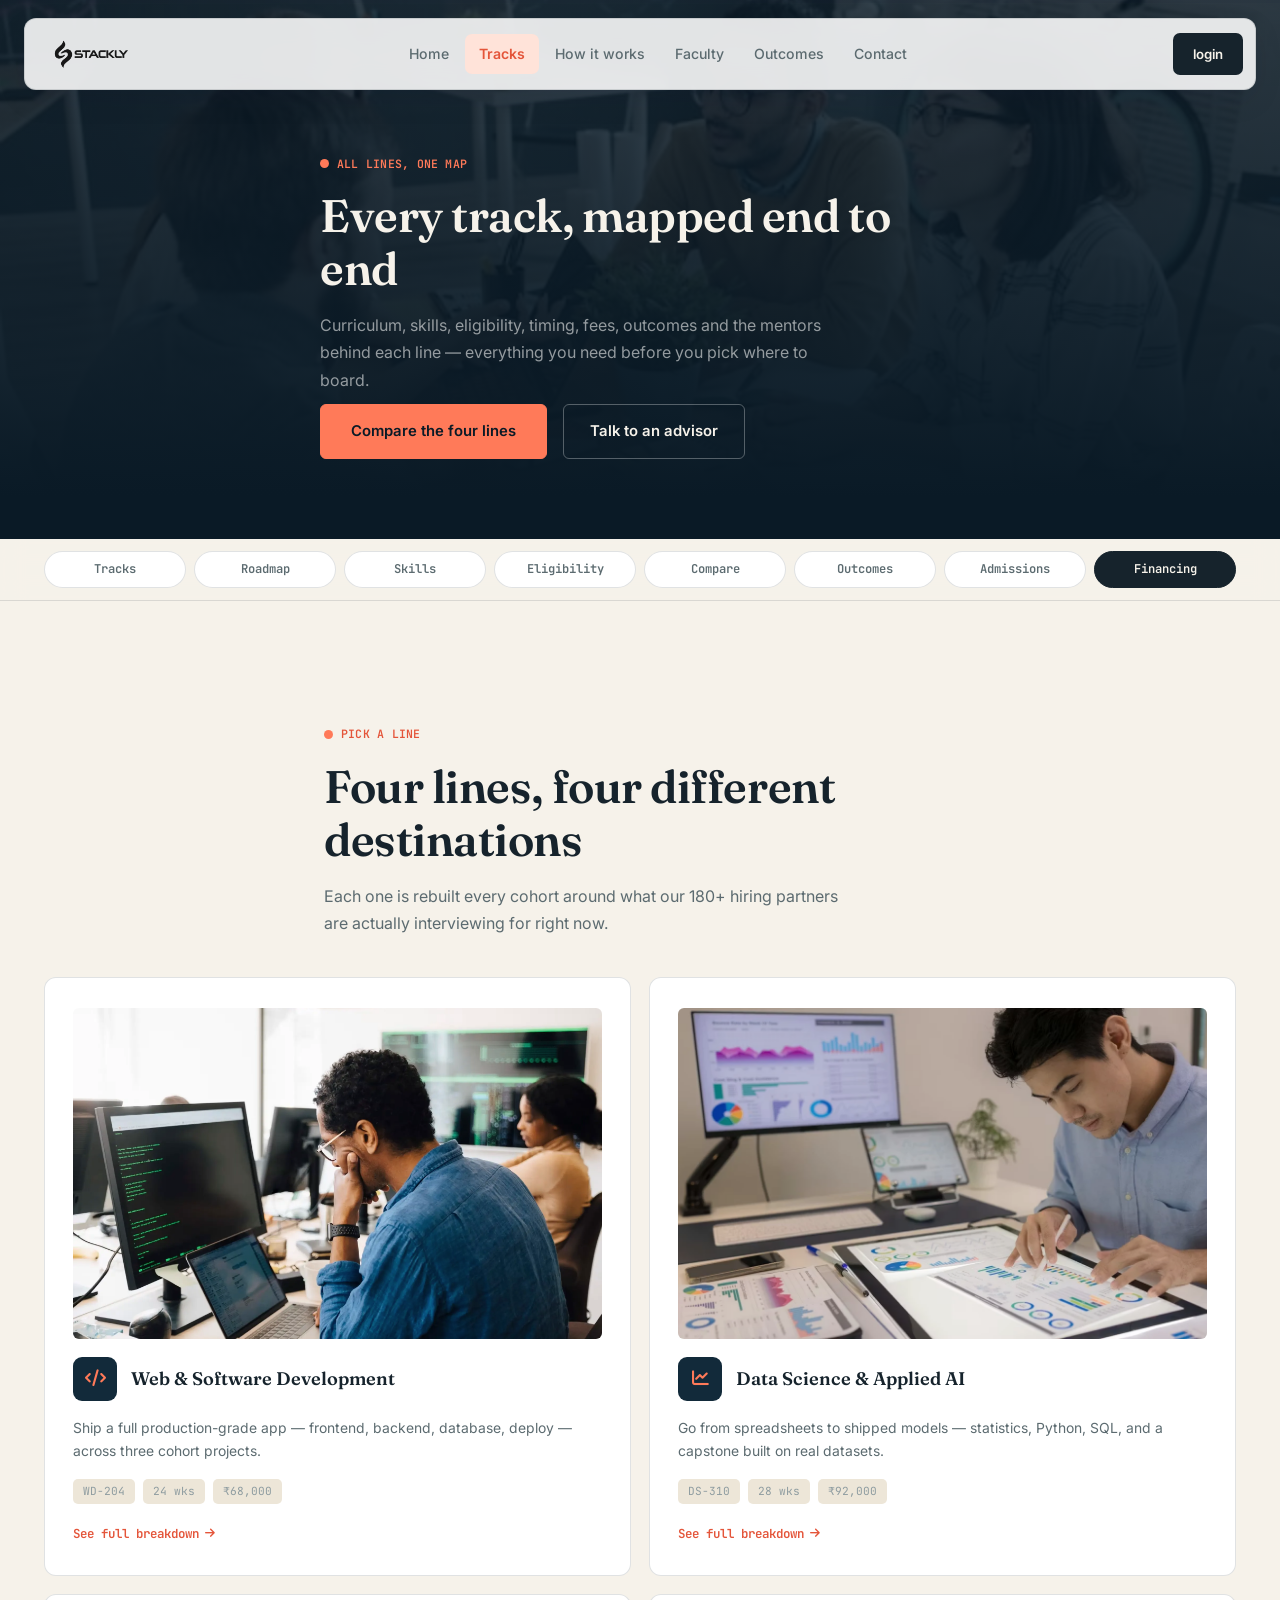
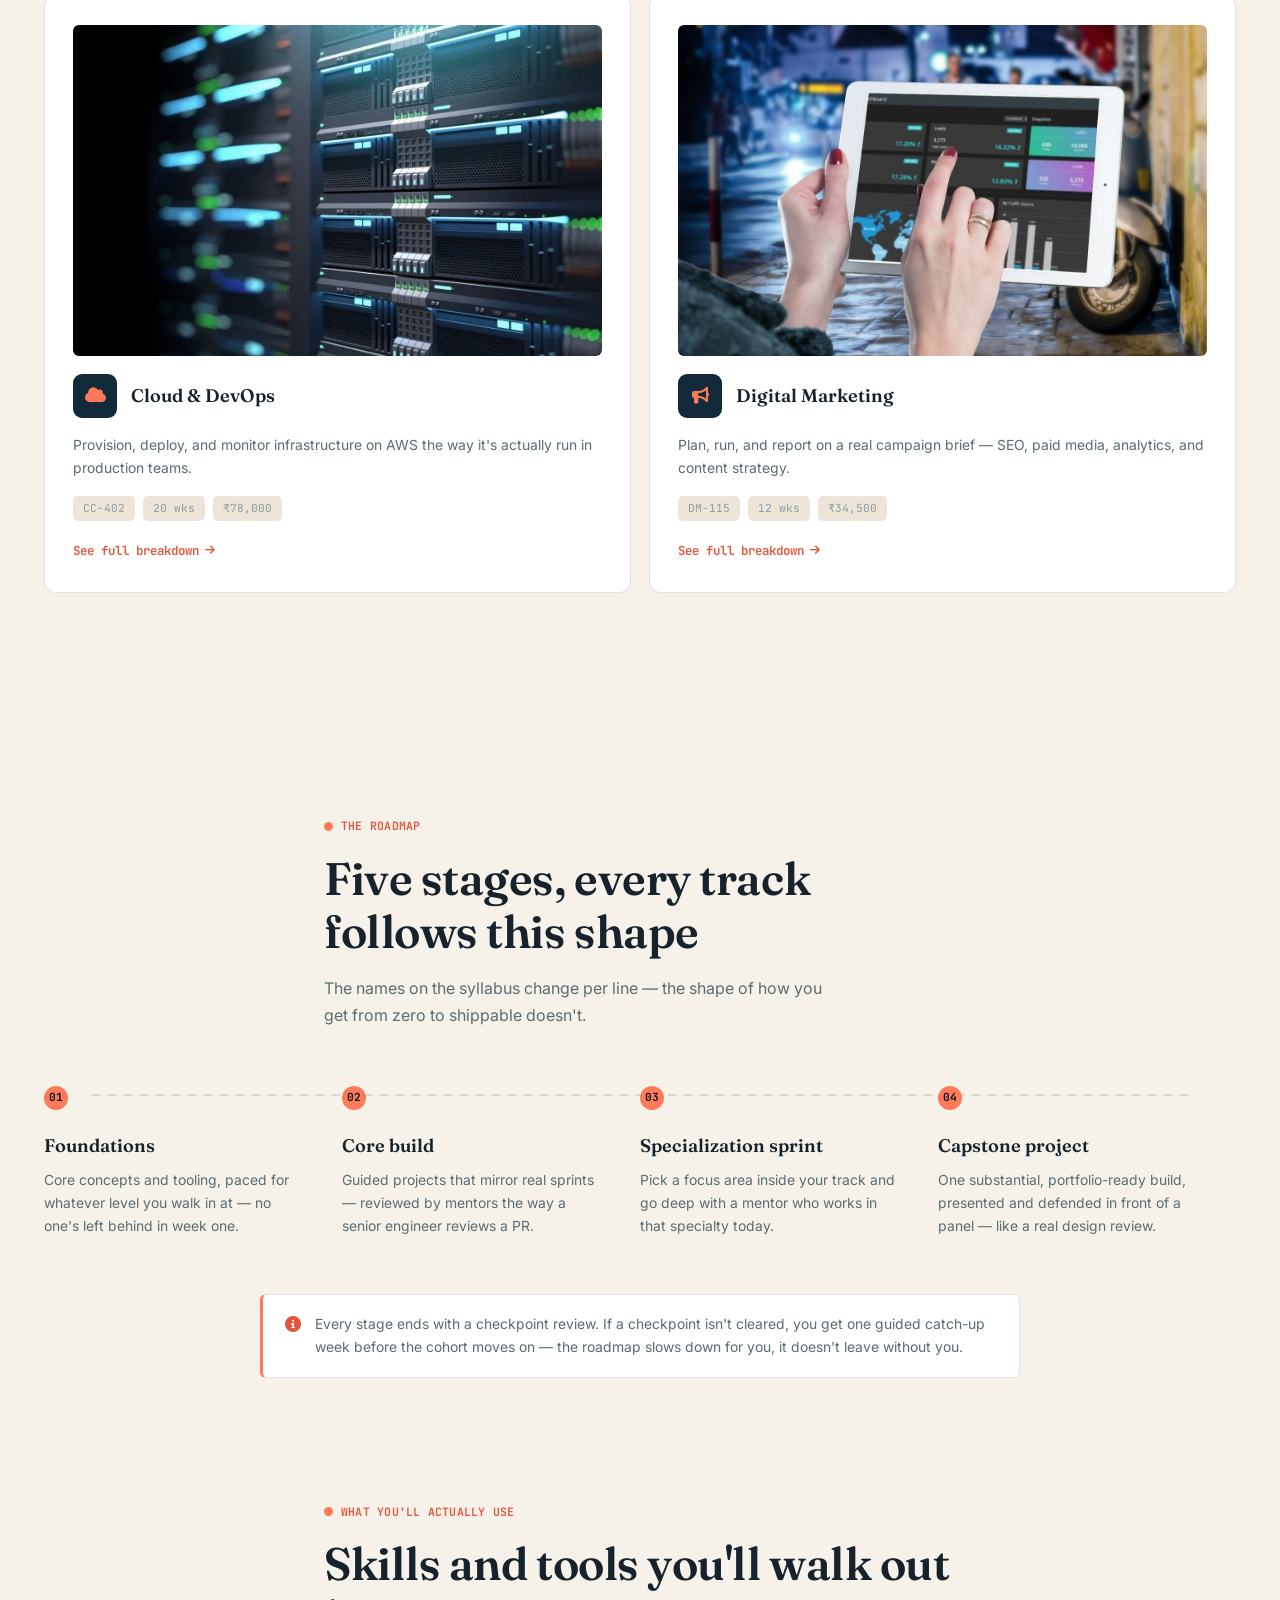
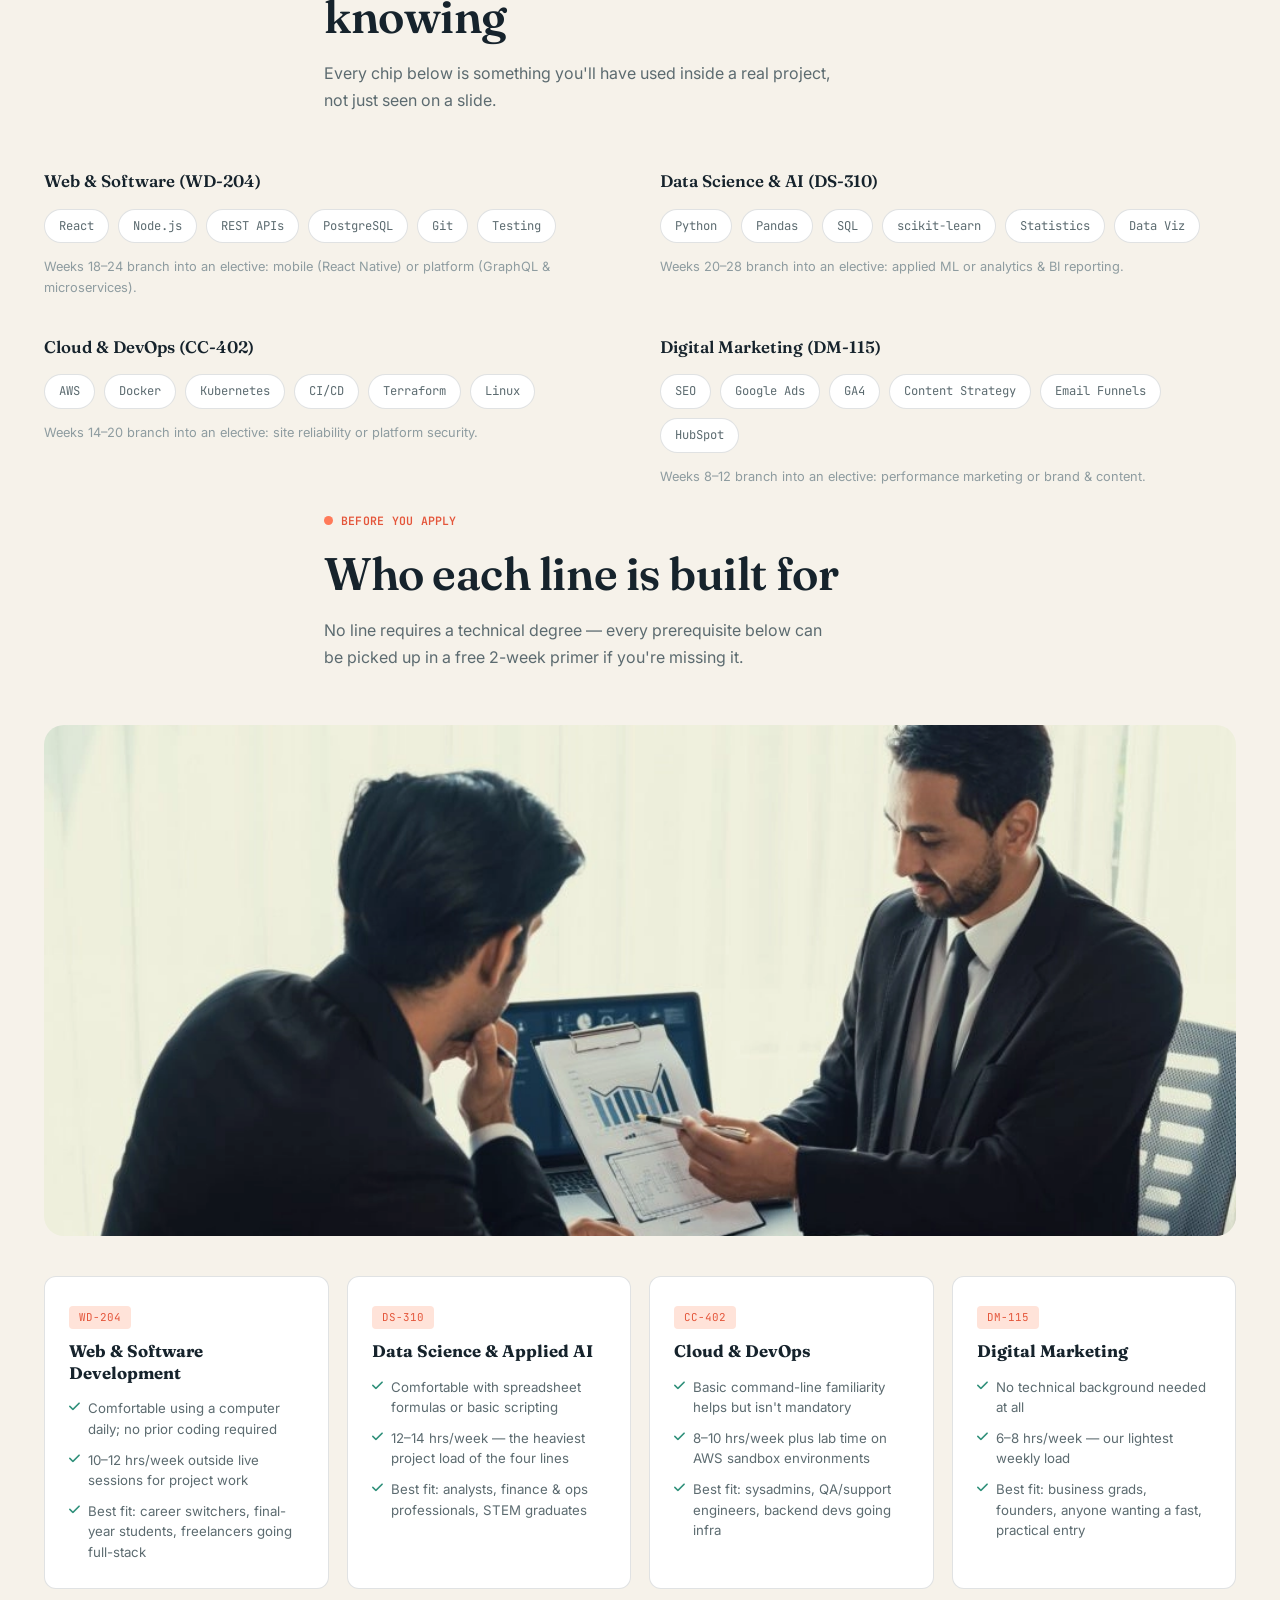
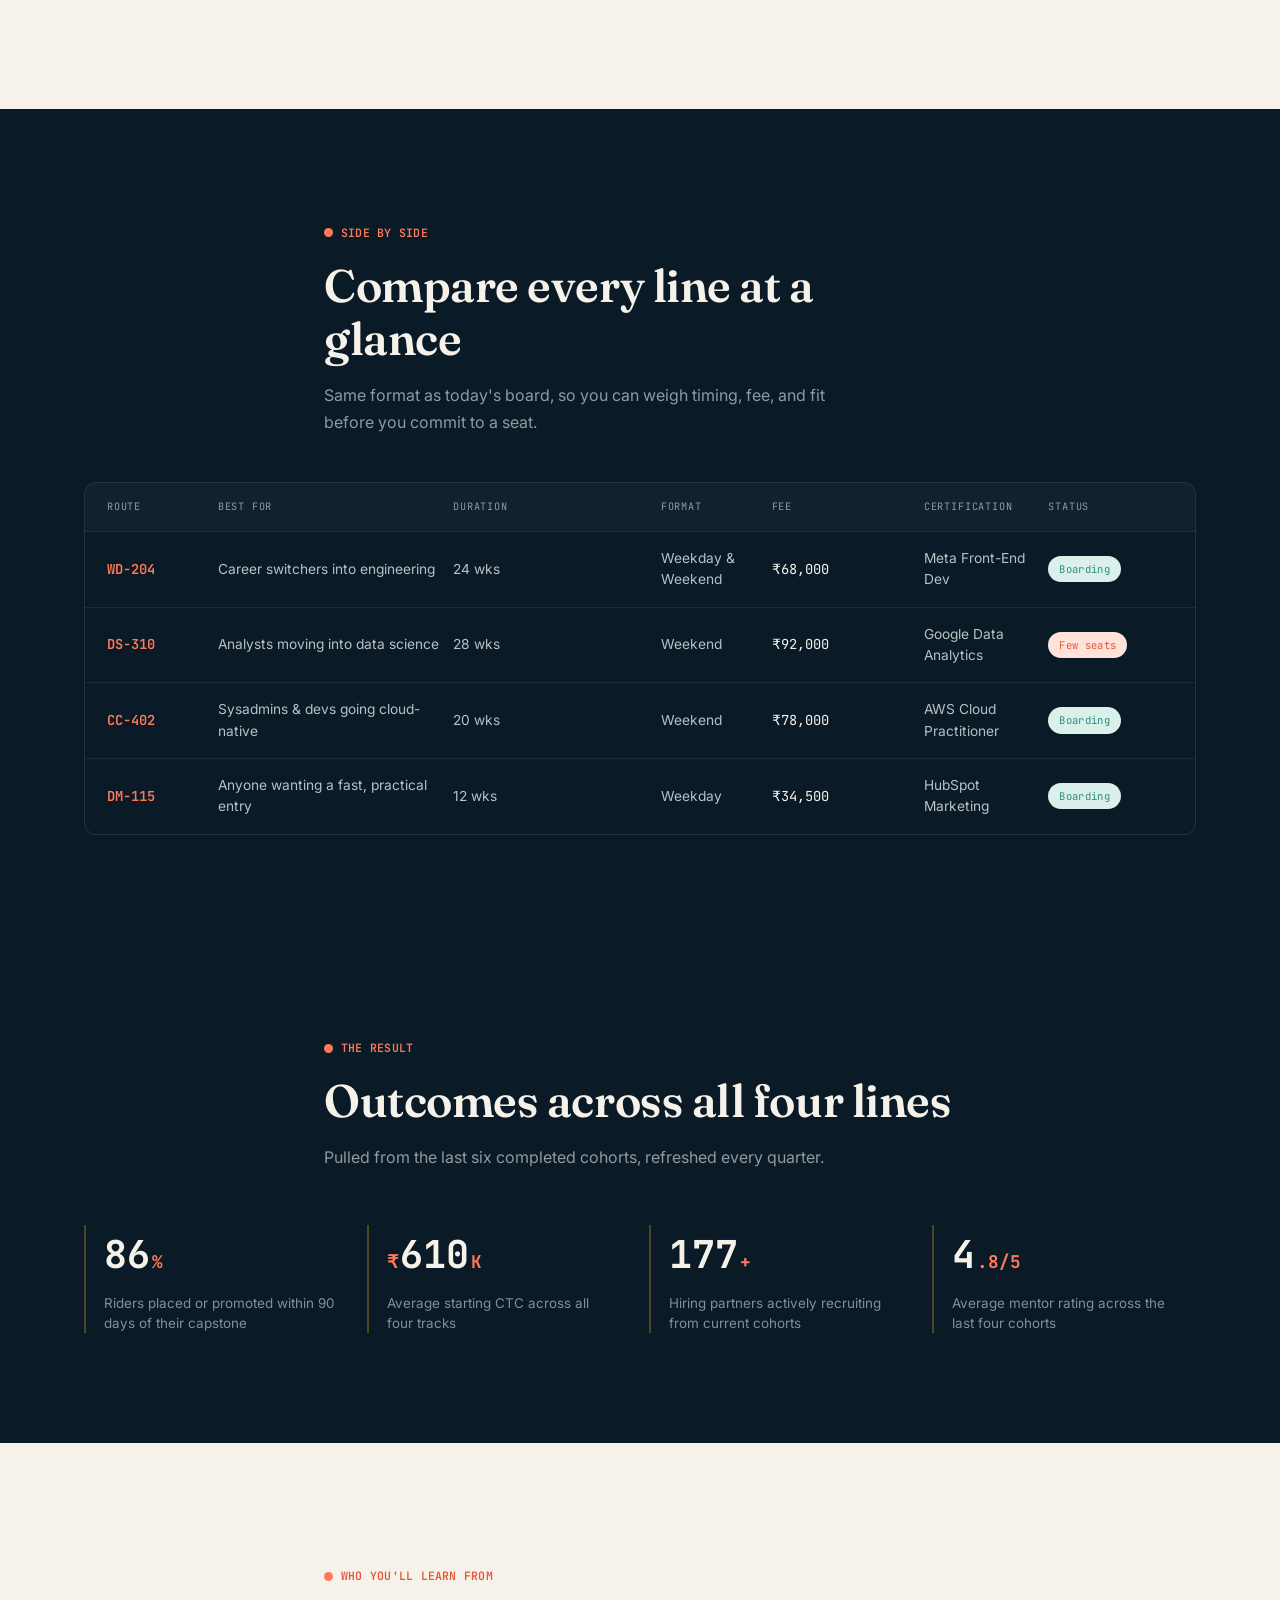
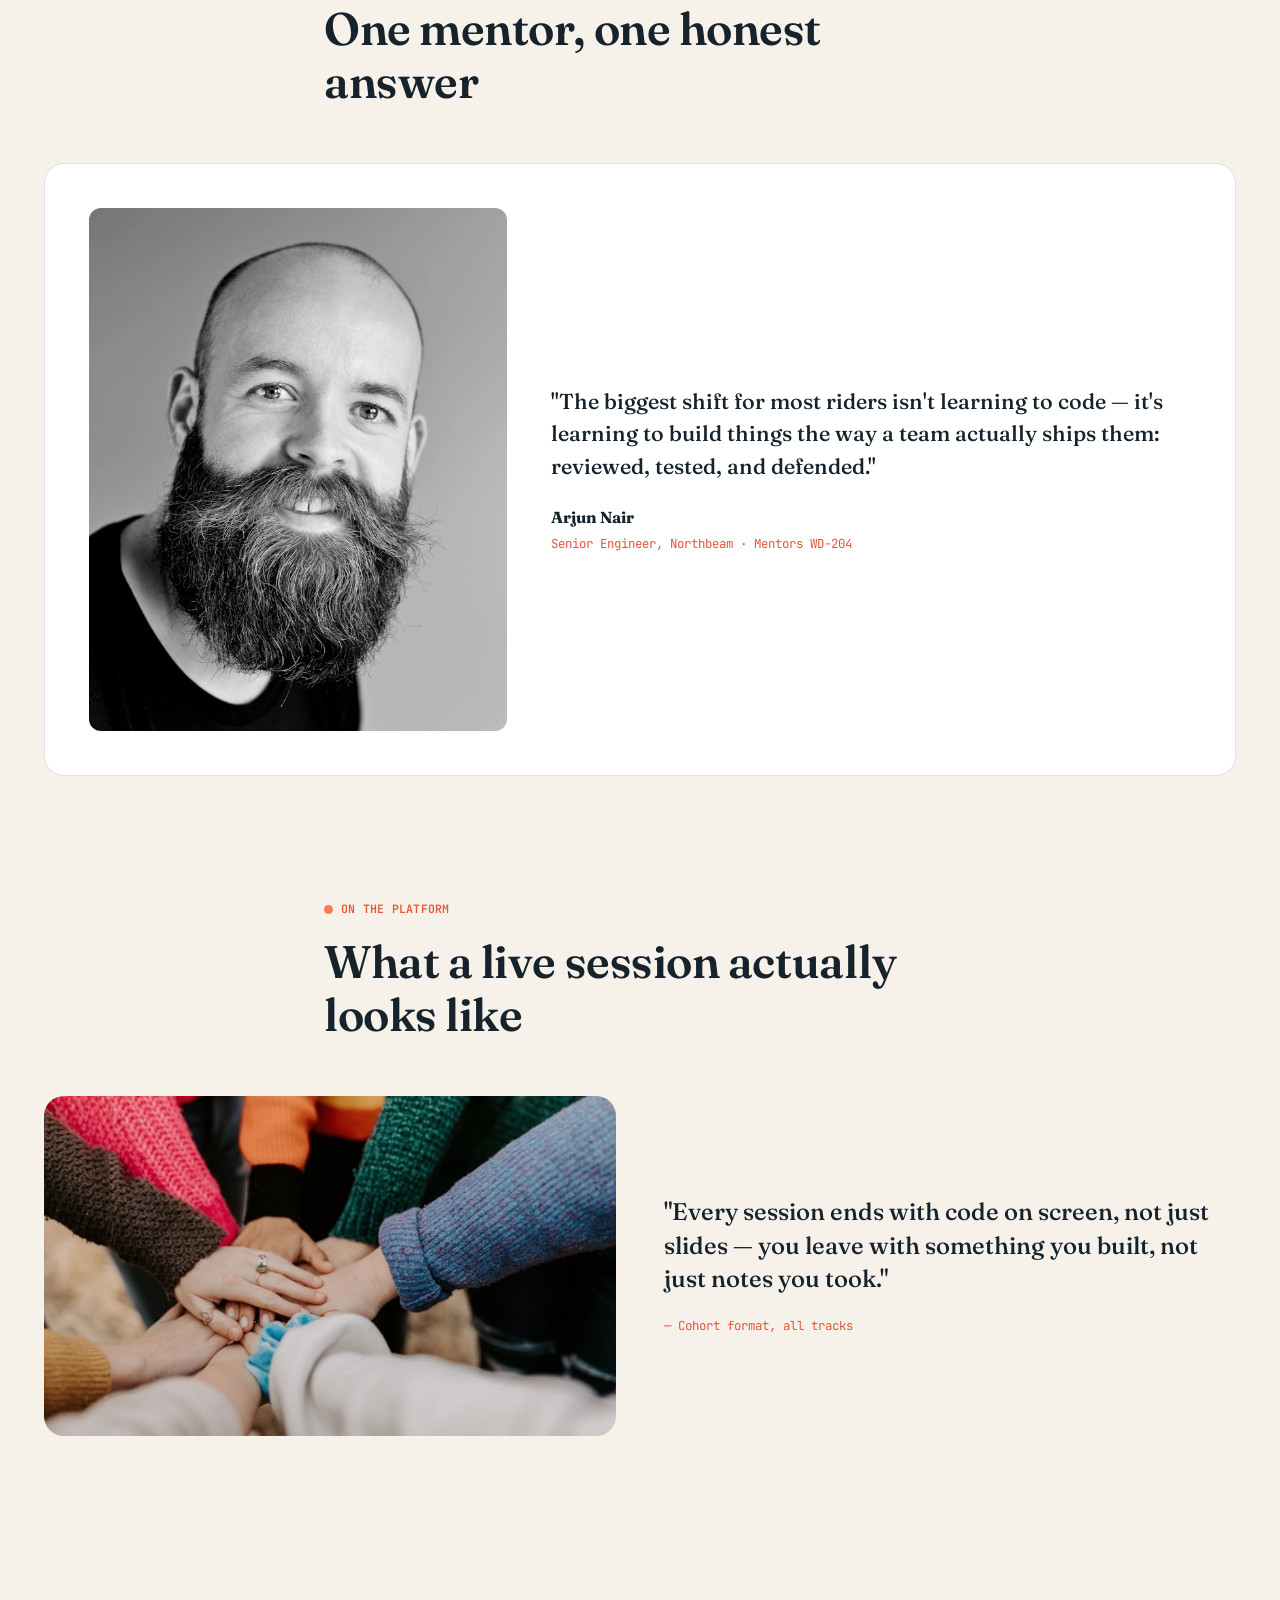
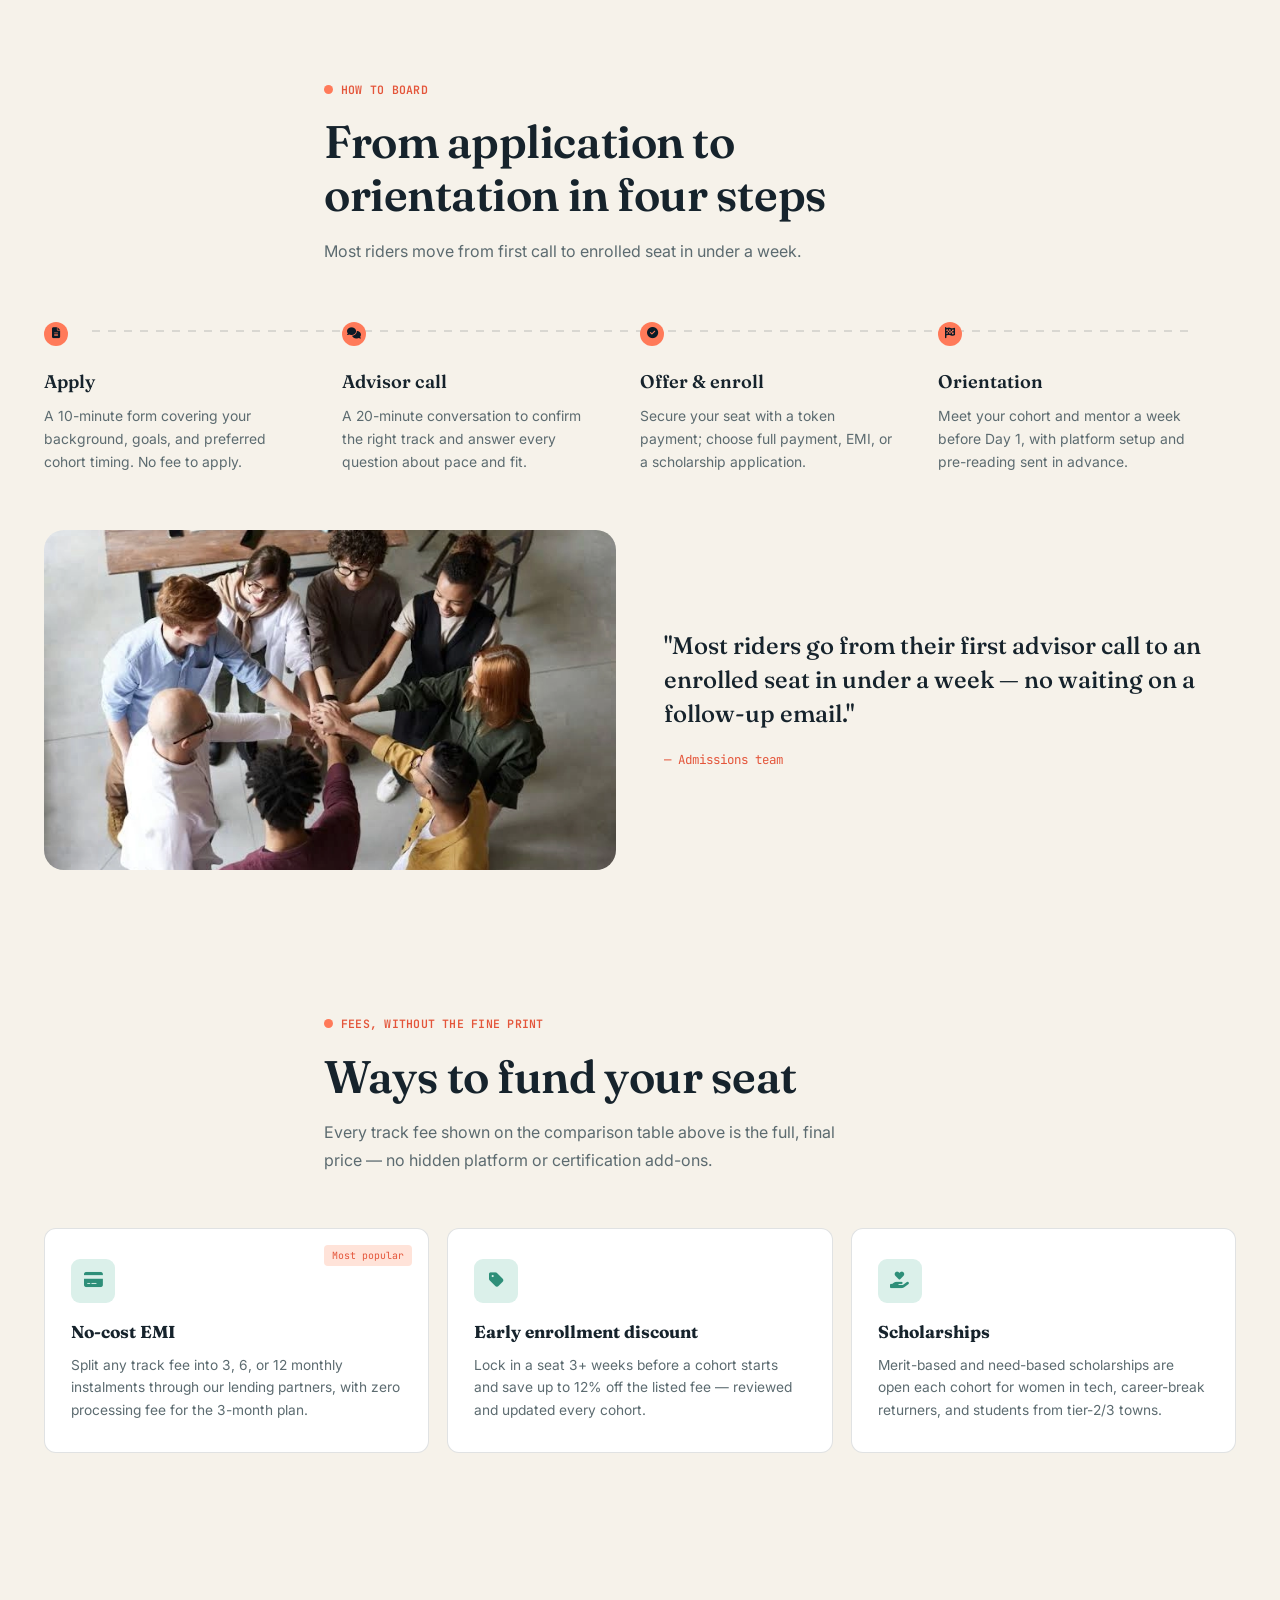
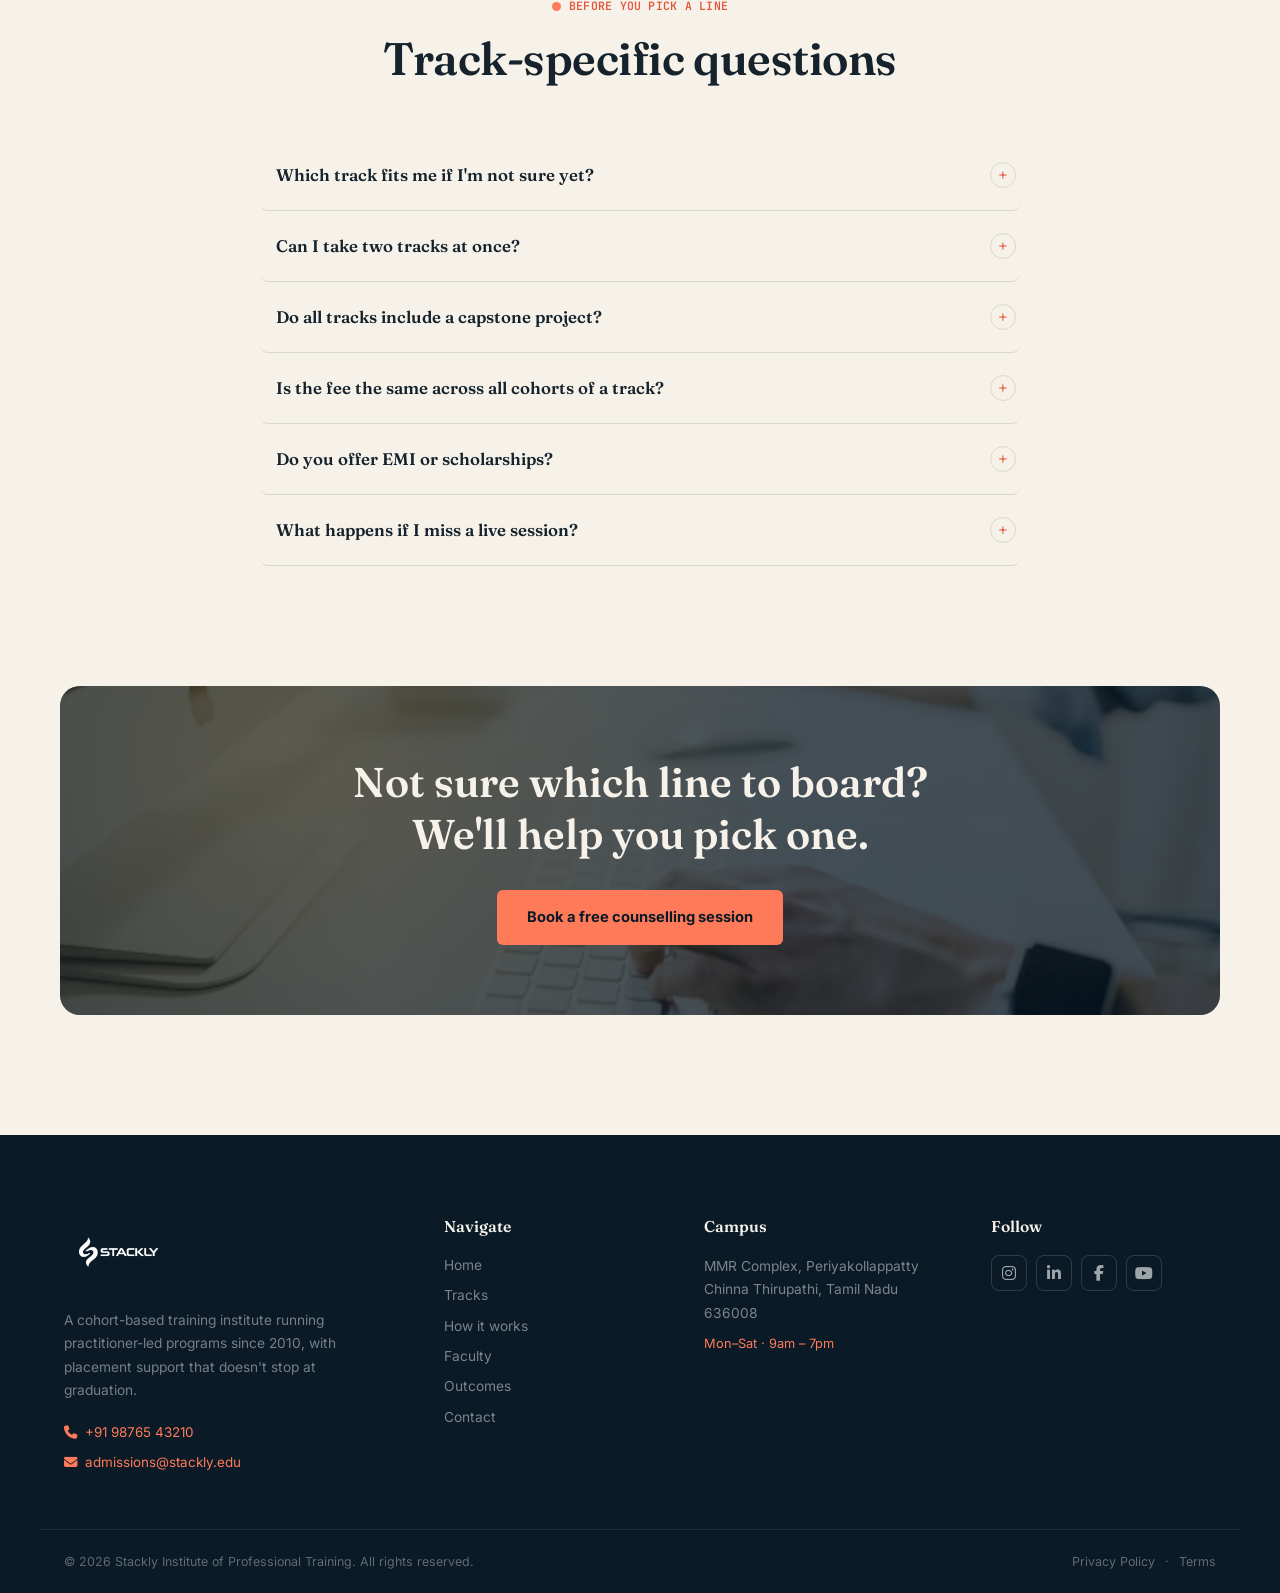
<file: html/tracks.html>
<!DOCTYPE html>
<html lang="en">
<head>
<meta charset="UTF-8">
<meta name="viewport" content="width=device-width, initial-scale=1.0">
<title>Tracks — Stackly</title>
<meta name="description" content="Every Stackly track mapped out: curriculum roadmap, skills you'll gain, eligibility, a full comparison table, outcomes, admissions process, financing, mentor spotlight, and answers to the questions riders ask before picking a line.">
<link rel="preconnect" href="https://fonts.googleapis.com">
<link rel="preconnect" href="https://fonts.gstatic.com" crossorigin>
<link href="https://fonts.googleapis.com/css2?family=Fraunces:opsz,wght@9..144,500;9..144,600;9..144,700&family=Inter:wght@400;500;600;700&family=JetBrains+Mono:wght@400;500;600;700&display=swap" rel="stylesheet">
<link rel="stylesheet" href="https://cdnjs.cloudflare.com/ajax/libs/font-awesome/6.4.0/css/all.min.css">
<link rel="stylesheet" href="../css/tracks.css">
</head>
<body>

<div class="scroll-progress-container"><div class="scroll-progress-bar" id="page-scroll-indicator"></div></div>

<div class="site-wrapper">

  <!-- ===== Header ===== -->
  <header class="navbar-wrapper" id="navbar-wrapper">
    <div class="navbar-pill">
      <a href="index.html#home" class="navbar-brand" aria-label="Stackly — Home">
        <img src="../assets/stackly_logo.webp" alt="Stackly" class="brand-logo-img">
      </a>

      <nav class="navbar-links" id="main-nav-links">
        <a href="../index.html" class="nav-item">Home</a>
        <a href="tracks.html" class="nav-item active">Tracks</a>
        <a href="./how it works.html" class="nav-item">How it works</a>
        <a href="./faculty.html" class="nav-item">Faculty</a>
        <a href="./outcomes.html" class="nav-item">Outcomes</a>
        <a href="./contact.html" class="nav-item">Contact</a>
        <div class="mobile-nav-actions">
          <a href="./login.html" class="btn-book-mobile">login</a>
        </div>
      </nav>

      <div class="navbar-actions">
        <a href="./login.html" class="btn-book">login</a>
        <button class="menu-hamburger" id="nav-menu-hamburger" aria-label="Toggle Navigation Menu" aria-expanded="false">
          <span class="bar"></span><span class="bar"></span><span class="bar"></span>
        </button>
      </div>
    </div>
  </header>

  <!-- ===== 1. Page hero ===== -->
  <section class="page-hero" id="top">
    <div class="page-hero-bg" aria-hidden="true">
      <img src="../assets/AI5.webp" alt="">
    </div>
    <div class="page-hero-overlay" aria-hidden="true"></div>
    <div class="page-hero-inner">
      <span class="eyebrow light">ALL LINES, ONE MAP</span>
      <h1 class="section-heading light">Every track, mapped end to end</h1>
      <p class="section-sub light">Curriculum, skills, eligibility, timing, fees, outcomes and the mentors behind each line — everything you need before you pick where to board.</p>
      <div class="hero-buttons">
        <a href="#compare" class="btn-solid">Compare the four lines</a>
        <a href="./404.html" class="btn-outline">Talk to an advisor</a>
      </div>
    </div>
  </section>

  <!-- ===== Sticky in-page sub-navigation ===== -->
  <div class="subnav-wrap" id="subnav-wrap">
    <nav class="subnav" id="subnav" aria-label="On this page">
      <a href="#select" class="subnav-pill">Tracks</a>
      <a href="#roadmap" class="subnav-pill">Roadmap</a>
      <a href="#skillset" class="subnav-pill">Skills</a>
      <a href="#eligibility" class="subnav-pill">Eligibility</a>
      <a href="#compare" class="subnav-pill">Compare</a>
      <a href="#outcomes" class="subnav-pill">Outcomes</a>
      <a href="#admissions" class="subnav-pill">Admissions</a>
      <a href="#financing" class="subnav-pill">Financing</a>
    </nav>
  </div>

  <!-- ===== 2. Track selector grid ===== -->
  <section class="tracks-section" id="select">
    <div class="section-inner">
      <div class="section-header">
        <span class="eyebrow">PICK A LINE</span>
        <h2 class="section-heading">Four lines, four different destinations</h2>
        <p class="section-sub">Each one is rebuilt every cohort around what our 180+ hiring partners are actually interviewing for right now.</p>
      </div>

      <div class="track-select-grid">
        <div class="track-select-card tilt-card">
          <div class="track-select-media">
            <img src="../assets/t30.webp" alt="Developer working on a web application on a laptop">
          </div>
          <div class="track-select-head">
            <span class="track-select-icon"><i class="fa-solid fa-code"></i></span>
            <h3>Web &amp; Software Development</h3>
          </div>
          <p>Ship a full production-grade app — frontend, backend, database, deploy — across three cohort projects.</p>
          <div class="track-meta"><span>WD‑204</span><span>24 wks</span><span>₹68,000</span></div>
          <a href="./404.html" class="track-select-link">See full breakdown <i class="fa-solid fa-arrow-right"></i></a>
        </div>
        <div class="track-select-card tilt-card">
          <div class="track-select-media">
            <img src="../assets/t31.webp" alt="Data dashboards and charts on a monitor">
          </div>
          <div class="track-select-head">
            <span class="track-select-icon"><i class="fa-solid fa-chart-line"></i></span>
            <h3>Data Science &amp; Applied AI</h3>
          </div>
          <p>Go from spreadsheets to shipped models — statistics, Python, SQL, and a capstone built on real datasets.</p>
          <div class="track-meta"><span>DS‑310</span><span>28 wks</span><span>₹92,000</span></div>
          <a href="./404.html" class="track-select-link">See full breakdown <i class="fa-solid fa-arrow-right"></i></a>
        </div>
        <div class="track-select-card tilt-card">
          <div class="track-select-media">
            <img src="../assets/t32.webp" alt="Server racks in a cloud data center">
          </div>
          <div class="track-select-head">
            <span class="track-select-icon"><i class="fa-solid fa-cloud"></i></span>
            <h3>Cloud &amp; DevOps</h3>
          </div>
          <p>Provision, deploy, and monitor infrastructure on AWS the way it's actually run in production teams.</p>
          <div class="track-meta"><span>CC‑402</span><span>20 wks</span><span>₹78,000</span></div>
          <a href="./404.html" class="track-select-link">See full breakdown <i class="fa-solid fa-arrow-right"></i></a>
        </div>
        <div class="track-select-card tilt-card">
          <div class="track-select-media">
            <img src="../assets/t50.webp" alt="Marketing analytics and campaign metrics on a screen">
          </div>
          <div class="track-select-head">
            <span class="track-select-icon"><i class="fa-solid fa-bullhorn"></i></span>
            <h3>Digital Marketing</h3>
          </div>
          <p>Plan, run, and report on a real campaign brief — SEO, paid media, analytics, and content strategy.</p>
          <div class="track-meta"><span>DM‑115</span><span>12 wks</span><span>₹34,500</span></div>
          <a href="./404.html" class="track-select-link">See full breakdown <i class="fa-solid fa-arrow-right"></i></a>
        </div>
      </div>
    </div>
  </section>

  <!-- ===== 3. Curriculum roadmap ===== -->
  <section class="route-section" id="roadmap">
    <div class="section-inner">
      <div class="section-header">
        <span class="eyebrow">THE ROADMAP</span>
        <h2 class="section-heading">Five stages, every track follows this shape</h2>
        <p class="section-sub">The names on the syllabus change per line — the shape of how you get from zero to shippable doesn't.</p>
      </div>

      <div class="route-line">
        <div class="route-stop">
          <span class="route-stop-num">01</span>
          <h3>Foundations</h3>
          <p>Core concepts and tooling, paced for whatever level you walk in at — no one's left behind in week one.</p>
        </div>
        <div class="route-stop">
          <span class="route-stop-num">02</span>
          <h3>Core build</h3>
          <p>Guided projects that mirror real sprints — reviewed by mentors the way a senior engineer reviews a PR.</p>
        </div>
        <div class="route-stop">
          <span class="route-stop-num">03</span>
          <h3>Specialization sprint</h3>
          <p>Pick a focus area inside your track and go deep with a mentor who works in that specialty today.</p>
        </div>
        <div class="route-stop">
          <span class="route-stop-num">04</span>
          <h3>Capstone project</h3>
          <p>One substantial, portfolio-ready build, presented and defended in front of a panel — like a real design review.</p>
        </div>
      </div>

      <div class="roadmap-note">
        <i class="fa-solid fa-circle-info"></i>
        <p>Every stage ends with a checkpoint review. If a checkpoint isn't cleared, you get one guided catch-up week before the cohort moves on — the roadmap slows down for you, it doesn't leave without you.</p>
      </div>
    </div>
  </section>

  <!-- ===== 4. Skills & tools ===== -->
  <section class="skills-section" id="skillset">
    <div class="section-inner">
      <div class="section-header">
        <span class="eyebrow">WHAT YOU'LL ACTUALLY USE</span>
        <h2 class="section-heading">Skills and tools you'll walk out knowing</h2>
        <p class="section-sub">Every chip below is something you'll have used inside a real project, not just seen on a slide.</p>
      </div>

      <div class="skill-groups">
        <div class="skill-group">
          <h3>Web &amp; Software (WD‑204)</h3>
          <div class="skill-chip-row">
            <span class="skill-chip">React</span><span class="skill-chip">Node.js</span>
            <span class="skill-chip">REST APIs</span><span class="skill-chip">PostgreSQL</span>
            <span class="skill-chip">Git</span><span class="skill-chip">Testing</span>
          </div>
          <p class="skill-group-note">Weeks 18–24 branch into an elective: mobile (React Native) or platform (GraphQL &amp; microservices).</p>
        </div>
        <div class="skill-group">
          <h3>Data Science &amp; AI (DS‑310)</h3>
          <div class="skill-chip-row">
            <span class="skill-chip">Python</span><span class="skill-chip">Pandas</span>
            <span class="skill-chip">SQL</span><span class="skill-chip">scikit-learn</span>
            <span class="skill-chip">Statistics</span><span class="skill-chip">Data Viz</span>
          </div>
          <p class="skill-group-note">Weeks 20–28 branch into an elective: applied ML or analytics &amp; BI reporting.</p>
        </div>
        <div class="skill-group">
          <h3>Cloud &amp; DevOps (CC‑402)</h3>
          <div class="skill-chip-row">
            <span class="skill-chip">AWS</span><span class="skill-chip">Docker</span>
            <span class="skill-chip">Kubernetes</span><span class="skill-chip">CI/CD</span>
            <span class="skill-chip">Terraform</span><span class="skill-chip">Linux</span>
          </div>
          <p class="skill-group-note">Weeks 14–20 branch into an elective: site reliability or platform security.</p>
        </div>
        <div class="skill-group">
          <h3>Digital Marketing (DM‑115)</h3>
          <div class="skill-chip-row">
            <span class="skill-chip">SEO</span><span class="skill-chip">Google Ads</span>
            <span class="skill-chip">GA4</span><span class="skill-chip">Content Strategy</span>
            <span class="skill-chip">Email Funnels</span><span class="skill-chip">HubSpot</span>
          </div>
          <p class="skill-group-note">Weeks 8–12 branch into an elective: performance marketing or brand &amp; content.</p>
        </div>
      </div>
    </div>
  </section>

  <!-- ===== 5. Eligibility / who each line is for ===== -->
  <section class="eligibility-section" id="eligibility">
    <div class="section-inner">
      <div class="section-header">
        <span class="eyebrow">BEFORE YOU APPLY</span>
        <h2 class="section-heading">Who each line is built for</h2>
        <p class="section-sub">No line requires a technical degree — every prerequisite below can be picked up in a free 2-week primer if you're missing it.</p>
      </div>

      <div class="eligibility-banner">
        <img src="../assets/t37.webp" alt="Riders collaborating during a Stackly cohort session">
      </div>

      <div class="eligibility-grid">
        <div class="eligibility-card">
          <span class="track-code-tag">WD‑204</span>
          <h3>Web &amp; Software Development</h3>
          <ul class="eligibility-list">
            <li><i class="fa-solid fa-check"></i>Comfortable using a computer daily; no prior coding required</li>
            <li><i class="fa-solid fa-check"></i>10–12 hrs/week outside live sessions for project work</li>
            <li><i class="fa-solid fa-check"></i>Best fit: career switchers, final-year students, freelancers going full-stack</li>
          </ul>
        </div>
        <div class="eligibility-card">
          <span class="track-code-tag">DS‑310</span>
          <h3>Data Science &amp; Applied AI</h3>
          <ul class="eligibility-list">
            <li><i class="fa-solid fa-check"></i>Comfortable with spreadsheet formulas or basic scripting</li>
            <li><i class="fa-solid fa-check"></i>12–14 hrs/week — the heaviest project load of the four lines</li>
            <li><i class="fa-solid fa-check"></i>Best fit: analysts, finance &amp; ops professionals, STEM graduates</li>
          </ul>
        </div>
        <div class="eligibility-card">
          <span class="track-code-tag">CC‑402</span>
          <h3>Cloud &amp; DevOps</h3>
          <ul class="eligibility-list">
            <li><i class="fa-solid fa-check"></i>Basic command-line familiarity helps but isn't mandatory</li>
            <li><i class="fa-solid fa-check"></i>8–10 hrs/week plus lab time on AWS sandbox environments</li>
            <li><i class="fa-solid fa-check"></i>Best fit: sysadmins, QA/support engineers, backend devs going infra</li>
          </ul>
        </div>
        <div class="eligibility-card">
          <span class="track-code-tag">DM‑115</span>
          <h3>Digital Marketing</h3>
          <ul class="eligibility-list">
            <li><i class="fa-solid fa-check"></i>No technical background needed at all</li>
            <li><i class="fa-solid fa-check"></i>6–8 hrs/week — our lightest weekly load</li>
            <li><i class="fa-solid fa-check"></i>Best fit: business grads, founders, anyone wanting a fast, practical entry</li>
          </ul>
        </div>
      </div>
    </div>
  </section>

  <!-- ===== 6. Track comparison table ===== -->
  <section class="board-section" id="compare">
    <div class="board-header">
      <span class="eyebrow light">SIDE BY SIDE</span>
      <h2 class="section-heading light">Compare every line at a glance</h2>
      <p class="section-sub light">Same format as today's board, so you can weigh timing, fee, and fit before you commit to a seat.</p>
    </div>

    <div class="board-table-wrap">
      <span class="board-scroll-hint"><i class="fa-solid fa-arrows-left-right"></i> Scroll to see all columns</span>
      <div class="board-table" role="table" aria-label="Track comparison">
        <div class="board-row board-row-head" role="row">
          <span role="columnheader">Route</span>
          <span role="columnheader">Best for</span>
          <span role="columnheader">Duration</span>
          <span role="columnheader">Format</span>
          <span role="columnheader">Fee</span>
          <span role="columnheader">Certification</span>
          <span role="columnheader">Status</span>
        </div>
        <div class="board-row" role="row">
          <span class="b-code" role="cell">WD‑204</span>
          <span role="cell">Career switchers into engineering</span>
          <span role="cell">24 wks</span>
          <span role="cell">Weekday &amp; Weekend</span>
          <span class="b-fee" role="cell">₹68,000</span>
          <span role="cell">Meta Front-End Dev</span>
          <span role="cell"><span class="status-pill status-open">Boarding</span></span>
        </div>
        <div class="board-row" role="row">
          <span class="b-code" role="cell">DS‑310</span>
          <span role="cell">Analysts moving into data science</span>
          <span role="cell">28 wks</span>
          <span role="cell">Weekend</span>
          <span class="b-fee" role="cell">₹92,000</span>
          <span role="cell">Google Data Analytics</span>
          <span role="cell"><span class="status-pill status-low">Few seats</span></span>
        </div>
        <div class="board-row" role="row">
          <span class="b-code" role="cell">CC‑402</span>
          <span role="cell">Sysadmins &amp; devs going cloud-native</span>
          <span role="cell">20 wks</span>
          <span role="cell">Weekend</span>
          <span class="b-fee" role="cell">₹78,000</span>
          <span role="cell">AWS Cloud Practitioner</span>
          <span role="cell"><span class="status-pill status-open">Boarding</span></span>
        </div>
        <div class="board-row" role="row">
          <span class="b-code" role="cell">DM‑115</span>
          <span role="cell">Anyone wanting a fast, practical entry</span>
          <span role="cell">12 wks</span>
          <span role="cell">Weekday</span>
          <span class="b-fee" role="cell">₹34,500</span>
          <span role="cell">HubSpot Marketing</span>
          <span role="cell"><span class="status-pill status-open">Boarding</span></span>
        </div>
      </div>
    </div>
  </section>

  <!-- ===== 7. Outcomes, in numbers ===== -->
  <section class="outcomes-section" id="outcomes">
    <div class="section-inner">
      <div class="section-header">
        <span class="eyebrow light">THE RESULT</span>
        <h2 class="section-heading light">Outcomes across all four lines</h2>
        <p class="section-sub light">Pulled from the last six completed cohorts, refreshed every quarter.</p>
      </div>
      <div class="outcomes-grid">
        <div class="outcome-stat">
          <div class="outcome-num"><span class="stat-number" data-target="87">0</span><span class="outcome-suffix">%</span></div>
          <p class="outcome-label">Riders placed or promoted within 90 days of their capstone</p>
        </div>
        <div class="outcome-stat">
          <div class="outcome-num"><span class="outcome-suffix">₹</span><span class="stat-number" data-target="620">0</span><span class="outcome-suffix">K</span></div>
          <p class="outcome-label">Average starting CTC across all four tracks</p>
        </div>
        <div class="outcome-stat">
          <div class="outcome-num"><span class="stat-number" data-target="180">0</span><span class="outcome-suffix">+</span></div>
          <p class="outcome-label">Hiring partners actively recruiting from current cohorts</p>
        </div>
        <div class="outcome-stat">
          <div class="outcome-num"><span class="stat-number" data-target="4">0</span><span class="outcome-suffix">.8/5</span></div>
          <p class="outcome-label">Average mentor rating across the last four cohorts</p>
        </div>
      </div>
    </div>
  </section>

  <!-- ===== 8. Mentor spotlight ===== -->
  <section class="mentor-section" style="padding:120px 0;">
    <div class="section-inner">
      <div class="section-header">
        <span class="eyebrow">WHO YOU'LL LEARN FROM</span>
        <h2 class="section-heading">One mentor, one honest answer</h2>
      </div>
      <div class="mentor-card">
        <div class="mentor-media">
          <img src="../assets/r13.webp" alt="Portrait of a Stackly mentor">
        </div>
        <div>
          <p class="mentor-quote">"The biggest shift for most riders isn't learning to code — it's learning to build things the way a team actually ships them: reviewed, tested, and defended."</p>
          <p class="mentor-name">Arjun Nair</p>
          <p class="mentor-role">Senior Engineer, Northbeam · Mentors WD‑204</p>
        </div>
      </div>
    </div>
  </section>

  <!-- ===== 9. A day in the track ===== -->
  <section class="route-section" style="padding-top:0;">
    <div class="section-inner">
      <div class="section-header">
        <span class="eyebrow">ON THE PLATFORM</span>
        <h2 class="section-heading">What a live session actually looks like</h2>
      </div>
      <div class="route-photo-row">
        <img src="../assets/AI24.webp" alt="Learners in a live Stackly session">
        <div class="route-photo-note">
          <p>"Every session ends with code on screen, not just slides — you leave with something you built, not just notes you took."</p>
          <span>— Cohort format, all tracks</span>
        </div>
      </div>
    </div>
  </section>

  <!-- ===== 10. Admissions process ===== -->
  <section class="route-section" id="admissions">
    <div class="section-inner">
      <div class="section-header">
        <span class="eyebrow">HOW TO BOARD</span>
        <h2 class="section-heading">From application to orientation in four steps</h2>
        <p class="section-sub">Most riders move from first call to enrolled seat in under a week.</p>
      </div>

      <div class="route-line">
        <div class="route-stop">
          <span class="route-stop-num"><i class="fa-solid fa-file-lines"></i></span>
          <h3>Apply</h3>
          <p>A 10-minute form covering your background, goals, and preferred cohort timing. No fee to apply.</p>
        </div>
        <div class="route-stop">
          <span class="route-stop-num"><i class="fa-solid fa-comments"></i></span>
          <h3>Advisor call</h3>
          <p>A 20-minute conversation to confirm the right track and answer every question about pace and fit.</p>
        </div>
        <div class="route-stop">
          <span class="route-stop-num"><i class="fa-solid fa-circle-check"></i></span>
          <h3>Offer &amp; enroll</h3>
          <p>Secure your seat with a token payment; choose full payment, EMI, or a scholarship application.</p>
        </div>
        <div class="route-stop">
          <span class="route-stop-num"><i class="fa-solid fa-flag-checkered"></i></span>
          <h3>Orientation</h3>
          <p>Meet your cohort and mentor a week before Day 1, with platform setup and pre-reading sent in advance.</p>
        </div>
      </div>

      <div class="route-photo-row" style="margin-top:56px;">
        <img src="../assets/t38.webp" alt="A Stackly advisor walking a rider through their enrollment">
        <div class="route-photo-note">
          <p>"Most riders go from their first advisor call to an enrolled seat in under a week — no waiting on a follow-up email."</p>
          <span>— Admissions team</span>
        </div>
      </div>
    </div>
  </section>

  <!-- ===== 11. Financing & fees ===== -->
  <section class="finance-section" id="financing">
    <div class="section-inner">
      <div class="section-header">
        <span class="eyebrow">FEES, WITHOUT THE FINE PRINT</span>
        <h2 class="section-heading">Ways to fund your seat</h2>
        <p class="section-sub">Every track fee shown on the comparison table above is the full, final price — no hidden platform or certification add-ons.</p>
      </div>

      <div class="finance-grid">
        <div class="finance-card">
          <span class="finance-tag">Most popular</span>
          <span class="finance-icon"><i class="fa-solid fa-credit-card"></i></span>
          <h3>No-cost EMI</h3>
          <p>Split any track fee into 3, 6, or 12 monthly instalments through our lending partners, with zero processing fee for the 3-month plan.</p>
        </div>
        <div class="finance-card">
          <span class="finance-icon"><i class="fa-solid fa-tag"></i></span>
          <h3>Early enrollment discount</h3>
          <p>Lock in a seat 3+ weeks before a cohort starts and save up to 12% off the listed fee — reviewed and updated every cohort.</p>
        </div>
        <div class="finance-card">
          <span class="finance-icon"><i class="fa-solid fa-hand-holding-heart"></i></span>
          <h3>Scholarships</h3>
          <p>Merit-based and need-based scholarships are open each cohort for women in tech, career-break returners, and students from tier-2/3 towns.</p>
        </div>
      </div>
    </div>
  </section>

  <!-- ===== 12. Track-specific FAQ ===== -->
  <section class="faq-section">
    <div class="section-inner">
      <div class="section-header">
        <span class="eyebrow">BEFORE YOU PICK A LINE</span>
        <h2 class="section-heading">Track-specific questions</h2>
      </div>
      <div class="faq-list">
        <div class="faq-item">
          <button class="faq-question" aria-expanded="false">
            <span>Which track fits me if I'm not sure yet?</span>
            <span class="faq-icon">+</span>
          </button>
          <div class="faq-answer">
            <p>Book a free advisor call — a 20-minute skills-and-goals conversation usually narrows it to one or two lines before you enroll in either.</p>
          </div>
        </div>
        <div class="faq-item">
          <button class="faq-question" aria-expanded="false">
            <span>Can I take two tracks at once?</span>
            <span class="faq-icon">+</span>
          </button>
          <div class="faq-answer">
            <p>We don't recommend it — the project workload is designed around one track at a time. Most riders who want a second line take it as a follow-on cohort.</p>
          </div>
        </div>
        <div class="faq-item">
          <button class="faq-question" aria-expanded="false">
            <span>Do all tracks include a capstone project?</span>
            <span class="faq-icon">+</span>
          </button>
          <div class="faq-answer">
            <p>Yes. Every line ends with one substantial, portfolio-ready build that's presented to a panel, not just submitted for grading.</p>
          </div>
        </div>
        <div class="faq-item">
          <button class="faq-question" aria-expanded="false">
            <span>Is the fee the same across all cohorts of a track?</span>
            <span class="faq-icon">+</span>
          </button>
          <div class="faq-answer">
            <p>Fees are locked for the cohort you enroll into. They're reviewed periodically as curriculum is updated, so earlier enrollment can mean a lower rate.</p>
          </div>
        </div>
        <div class="faq-item">
          <button class="faq-question" aria-expanded="false">
            <span>Do you offer EMI or scholarships?</span>
            <span class="faq-icon">+</span>
          </button>
          <div class="faq-answer">
            <p>Yes — every track can be split into no-cost EMI over 3, 6, or 12 months, and scholarships open each cohort for eligible riders. See the financing section above for details.</p>
          </div>
        </div>
        <div class="faq-item">
          <button class="faq-question" aria-expanded="false">
            <span>What happens if I miss a live session?</span>
            <span class="faq-icon">+</span>
          </button>
          <div class="faq-answer">
            <p>Every session is recorded and posted within a few hours. Mentors also hold a weekly catch-up office hour for anyone who missed live delivery.</p>
          </div>
        </div>
      </div>
    </div>
  </section>

  <!-- ===== CTA banner ===== -->
  <section class="cta-banner-section">
    <div class="cta-card">
      <img class="cta-bg-img" src="../assets/AI11.webp" alt="">
      <h2 class="cta-heading">Not sure which line to board?<br>We'll help you pick one.</h2>
      <a href="./404.html" class="cta-btn">Book a free counselling session</a>
    </div>
  </section>

  <!-- ===== Footer ===== -->
  <footer class="site-footer" id="contact">
    <div class="footer-inner">
      <div class="footer-col footer-brand-col">
        <a href="index.html#home" class="footer-logo" aria-label="Stackly — Home">
          <img src="../assets/stackly_logo.webp" alt="Stackly" class="brand-logo-img footer-logo-img">
        </a>
        <p class="footer-tagline">A cohort-based training institute running practitioner-led programs since 2010, with placement support that doesn't stop at graduation.</p>
        <div class="footer-contact">
          <a href="./404.html"><i class="fa-solid fa-phone"></i> +91 98765 43210</a>
          <a href="./404.html"><i class="fa-solid fa-envelope"></i> admissions@stackly.edu</a>
        </div>
      </div>
      <div class="footer-col">
        <h4>Navigate</h4>
        <nav class="footer-nav">
          <a href="../index.html">Home</a>
          <a href="tracks.html">Tracks</a>
          <a href="./how it works.html">How it works</a>
          <a href="./faculty.html">Faculty</a>
          <a href="./outcomes.html">Outcomes</a>
          <a href="./contact.html">Contact</a>
        </nav>
      </div>
      <div class="footer-col">
        <h4>Campus</h4>
        <address>
          MMR Complex, Periyakollappatty<br>
          Chinna Thirupathi, Tamil Nadu 636008
        </address>
        <p class="footer-hours">Mon–Sat · 9am – 7pm</p>
      </div>
      <div class="footer-col footer-social-col">
        <h4>Follow</h4>
        <div class="footer-social-icons">
          <a href="404.html" aria-label="Instagram"><i class="fa-brands fa-instagram"></i></a>
          <a href="404.html" aria-label="LinkedIn"><i class="fa-brands fa-linkedin-in"></i></a>
          <a href="404.html" aria-label="Facebook"><i class="fa-brands fa-facebook-f"></i></a>
          <a href="404.html" aria-label="YouTube"><i class="fa-brands fa-youtube"></i></a>
        </div>
      </div>
    </div>
    <div class="footer-bottom">
      <p>&copy; 2026 Stackly Institute of Professional Training. All rights reserved.</p>
      <div class="footer-bottom-links"><a href="404.html">Privacy Policy</a><span>·</span><a href="404.html">Terms</a></div>
    </div>
  </footer>

</div>

<button id="back-to-top" class="back-to-top" aria-label="Back to top">
  <svg viewBox="0 0 24 24" fill="none" stroke="currentColor" stroke-width="2.4" stroke-linecap="round" stroke-linejoin="round"><polyline points="18 15 12 9 6 15"></polyline></svg>
</button>

<script src="https://cdnjs.cloudflare.com/ajax/libs/gsap/3.12.5/gsap.min.js"></script>
<script src="../js/tracks.js"></script>
</body>
</html>
</file>
<file: css/styles.css>
/* =========================================================
   STACKLY — "The Board" theme
   Concept: a training institute as a transit system — cohorts
   are departures, tracks are lines, outcomes are destinations.
   Palette: Deep Indigo · Signal Amber · Transit Green · Cool Paper
   Type: Space Grotesk (display) · IBM Plex Sans (body) · IBM Plex Mono (data)
   ========================================================= */

:root{
  --indigo:#122A3A;
  --indigo-deep:#0A1A26;
  --indigo-mid:#1B3B4F;

  --paper:#F6F2EA;
  --paper-deep:#EDE6D8;
  --card:#FFFFFF;

  --ink:#16232C;
  --ink-soft:#5C6B70;
  --ink-faint:#8E9CA0;
  --line:rgba(22,35,44,.13);

  --amber:#FF7A59;
  --amber-deep:#E4553A;
  --amber-soft:#FFE3D9;

  --green:#2E8F79;
  --green-soft:#DBF0EA;

  --font-display:'Fraunces', serif;
  --font-body:'Inter', sans-serif;
  --font-mono:'JetBrains Mono', monospace;

  --ease:cubic-bezier(.19,1,.22,1);
  --radius-sm:6px;
  --radius-md:12px;
  --radius-lg:20px;
}

*{margin:0;padding:0;box-sizing:border-box;}
html{scroll-behavior:smooth;overflow-x:hidden;}
body{
  font-family:var(--font-body);
  background:var(--paper);
  color:var(--ink);
  overflow-x:hidden;
  -webkit-font-smoothing:antialiased;
  font-size:16px;
  line-height:1.55;
}
img{max-width:100%;display:block;}
a{color:inherit;}
.site-wrapper{position:relative;width:100%;overflow:hidden;}
.mobile-br{display:none;}

a:focus-visible,button:focus-visible,input:focus-visible,select:focus-visible,textarea:focus-visible{
  outline:2px solid var(--amber-deep);outline-offset:3px;border-radius:4px;
}

/* Scroll progress */
.scroll-progress-container{position:fixed;top:0;left:0;width:100%;height:3px;z-index:1000;pointer-events:none;background:rgba(20,26,61,.06);}
.scroll-progress-bar{height:100%;width:0;background:var(--amber);}

/* ---- Shared section chrome ---- */
.eyebrow{
  display:inline-flex;align-items:center;gap:8px;
  font-family:var(--font-mono);font-size:.72rem;font-weight:600;
  letter-spacing:.02em;color:var(--amber-deep);margin-bottom:18px;
}
.eyebrow::before{content:'';width:9px;height:9px;border-radius:50%;background:var(--amber);flex-shrink:0;}
.eyebrow.light{color:var(--amber);}

.section-heading{
  font-family:var(--font-display);font-weight:600;font-size:clamp(2rem,3.6vw,2.85rem);
  line-height:1.16;color:var(--ink);letter-spacing:-.01em;max-width:640px;
}
.section-heading.light{color:var(--paper);}
.section-sub{font-size:1rem;color:var(--ink-soft);max-width:520px;margin-top:16px;line-height:1.7;}
.section-sub.light{color:rgba(236,239,239,.6);}
.section-header{max-width:680px;margin:0 auto 54px auto;padding:0 24px;text-align:left;}
.section-inner{max-width:1240px;margin:0 auto;padding:0 24px;}

/* buttons */
.btn-solid,.btn-outline,.btn-book,.btn-book-mobile,.cta-btn{
  font-family:var(--font-body);font-weight:600;text-decoration:none;
}
.btn-solid{
  display:inline-block;background:var(--amber);color:var(--indigo-deep);
  padding:15px 30px;border-radius:var(--radius-sm);font-size:.93rem;
  transition:all .3s var(--ease);border:1.5px solid var(--amber);cursor:pointer;
}
.btn-solid:hover{background:var(--amber-deep);border-color:var(--amber-deep);color:#fff;transform:translateY(-2px);}
.btn-solid.light{background:var(--amber);color:var(--indigo-deep);}
.btn-outline{
  display:inline-flex;align-items:center;gap:8px;background:transparent;color:var(--paper);
  padding:15px 26px;border-radius:var(--radius-sm);font-size:.93rem;border:1.5px solid rgba(236,239,239,.32);
  transition:all .3s var(--ease);
}
.btn-outline:hover{background:rgba(236,239,239,.08);border-color:rgba(236,239,239,.6);}

/* ============ NAVBAR ============ */
.navbar-wrapper{
  position:fixed;top:0;left:0;width:100%;padding:18px 24px 0 24px;z-index:9999;
  opacity:0;transform:translateY(-14px);transition:opacity .8s var(--ease),transform .8s var(--ease);
}
.navbar-wrapper.active{opacity:1;transform:translateY(0);}
.navbar-pill{
  max-width:1240px;margin:0 auto;background:rgba(255,255,255,.88);backdrop-filter:blur(14px);
  border:1px solid var(--line);border-radius:12px;height:72px;
  display:flex;align-items:center;justify-content:space-between;padding:0 12px 0 16px;
  box-shadow:0 10px 30px rgba(12,15,39,.08);
}
.navbar-brand,.footer-logo{display:flex;align-items:center;gap:10px;text-decoration:none;height:100%;}

.brand-logo-img{
  height:68px;max-height:68px;width:auto;max-width:260px;
  display:block;object-fit:contain;object-position:left center;
  filter:brightness(0) saturate(100%);
  opacity:.9;
}
.footer-logo .brand-logo-img{filter:none;opacity:1;}
.footer-logo-img{height:74px;max-height:74px;width:auto;max-width:280px;object-fit:contain;object-position:left center;}
.preloader-logo-img{height:66px;max-height:66px;width:auto;max-width:260px;object-fit:contain;margin-bottom:20px;}

.navbar-links{display:flex;align-items:center;gap:2px;}
.nav-item{
  text-decoration:none;color:var(--ink-soft);font-size:.88rem;font-weight:500;
  padding:9px 14px;border-radius:7px;transition:all .25s ease;
}
.nav-item:hover{color:var(--ink);background:var(--paper);}
.nav-item.active{color:var(--amber-deep);background:var(--amber-soft);font-weight:600;}
.mobile-nav-actions{display:none;}
.navbar-actions{display:flex;align-items:center;gap:10px;}
.btn-book{background:var(--ink);color:var(--paper);padding:10.5px 20px;border-radius:7px;font-size:.83rem;text-decoration:none;transition:all .25s ease;white-space:nowrap;}
.btn-book:hover{background:var(--amber-deep);}
.menu-hamburger{display:none;flex-direction:column;justify-content:space-between;width:22px;height:16px;background:none;border:none;cursor:pointer;}
.menu-hamburger .bar{width:100%;height:2px;background:var(--ink);border-radius:2px;transition:all .3s ease;}

/* ============ HERO ============ */
.hero-section{
  position:relative;min-height:100vh;display:flex;align-items:center;
  background:var(--indigo-deep);padding:150px 24px 90px 24px;overflow:hidden;
}
.hero-grid-bg{
  position:absolute;inset:0;
  background-image:linear-gradient(rgba(236,239,239,.05) 1px,transparent 1px),linear-gradient(90deg,rgba(236,239,239,.05) 1px,transparent 1px);
  background-size:56px 56px;
  mask-image:radial-gradient(ellipse 70% 60% at 50% 40%,#000 40%,transparent 90%);
}
.hero-inner{
  position:relative;z-index:2;max-width:1240px;margin:0 auto;width:100%;
  display:grid;grid-template-columns:1.1fr .9fr;gap:64px;align-items:center;
}
.hero-eyebrow{
  display:inline-block;font-family:var(--font-mono);font-size:.72rem;letter-spacing:.06em;
  color:var(--amber);margin-bottom:24px;border:1px solid rgba(240,163,36,.35);border-radius:3px;
  padding:6px 12px;
}
.hero-heading{font-family:var(--font-display);font-weight:700;font-size:clamp(2.4rem,5vw,3.6rem);line-height:1.08;color:var(--paper);margin-bottom:22px;}
.hero-desc{font-size:1.06rem;color:rgba(236,239,239,.66);max-width:480px;margin-bottom:36px;line-height:1.75;}
.hero-buttons{display:flex;gap:16px;flex-wrap:wrap;}

/* ---- Hero departure-board widget ---- */
.hero-board{
  background:var(--indigo-mid);border:1px solid rgba(240,163,36,.2);border-radius:var(--radius-md);
  padding:22px 22px 16px 22px;box-shadow:0 30px 70px rgba(0,0,0,.35);
}
.hero-board-head{
  display:grid;grid-template-columns:.8fr 1.4fr .9fr;font-family:var(--font-mono);font-size:.65rem;
  letter-spacing:.08em;color:var(--ink-faint);padding-bottom:12px;border-bottom:1px solid rgba(236,239,239,.12);
  margin-bottom:6px;
}
.hero-board-list{list-style:none;}
.hero-board-list li{
  display:grid;grid-template-columns:.8fr 1.4fr .9fr;align-items:center;
  padding:13px 0;border-bottom:1px dashed rgba(236,239,239,.1);
}
.hero-board-list li:last-child{border-bottom:none;}
.hb-code{font-family:var(--font-mono);font-weight:600;color:var(--amber);font-size:.86rem;}
.hb-dest{font-size:.86rem;color:var(--paper);}
.hb-status{font-family:var(--font-mono);font-size:.64rem;letter-spacing:.04em;padding:4px 9px;border-radius:3px;justify-self:start;}
.status-open{background:var(--green-soft);color:var(--green);}
.status-low{background:var(--amber-soft);color:var(--amber-deep);}
.hero-board-foot{font-family:var(--font-mono);font-size:.66rem;color:var(--ink-faint);padding-top:12px;margin-top:4px;}

/* ============ STATS ============ */
.stats-section{max-width:1160px;margin:-42px auto 0 auto;padding:0 24px;position:relative;z-index:5;}
.stats-card{
  background:var(--card);border-radius:var(--radius-md);box-shadow:0 24px 60px rgba(12,15,39,.12);
  display:flex;justify-content:space-between;padding:34px 44px;border:1px solid var(--line);
}
.stat-col{flex:1;text-align:left;position:relative;}
.stat-col:not(:last-child)::after{content:'';position:absolute;right:0;top:8%;width:1px;height:80%;background:var(--line);}
.stat-num{font-family:var(--font-mono);font-size:2.1rem;font-weight:700;color:var(--ink);display:flex;align-items:baseline;gap:2px;}
.stat-suffix{font-size:1rem;color:var(--amber-deep);}
.stat-label{font-size:.84rem;color:var(--ink-soft);margin-top:6px;}

/* ============ TRACKS GRID ============ */
.tracks-section{padding:120px 0 100px 0;}
.tracks-section .section-header{margin-bottom:40px;}
.tracks-grid{display:grid;grid-template-columns:repeat(4,1fr);gap:20px;}
.track-card{
  position:relative;border-radius:var(--radius-md);overflow:hidden;display:block;text-decoration:none;
  border:1px solid var(--line);aspect-ratio:3/4;
  transition:transform .4s var(--ease),box-shadow .4s var(--ease),border-color .4s ease;
}
.track-card:hover{transform:translateY(-6px);box-shadow:0 24px 48px rgba(12,15,39,.18);border-color:rgba(240,163,36,.4);}
.track-large,.track-small{grid-column:span 1;aspect-ratio:3/4;}
.track-card img{width:100%;height:100%;object-fit:cover;filter:saturate(.9);transition:transform .7s var(--ease);}
.track-card:hover img{transform:scale(1.08);}
.track-overlay{position:absolute;inset:0;display:flex;flex-direction:column;justify-content:flex-end;gap:8px;padding:22px;background:linear-gradient(180deg,transparent 40%,rgba(12,15,39,.9) 100%);}
.track-badge{
  position:absolute;top:16px;left:16px;width:38px;height:38px;border-radius:9px;
  background:rgba(12,15,39,.55);backdrop-filter:blur(6px);border:1px solid rgba(240,163,36,.35);
  display:flex;align-items:center;justify-content:center;color:var(--amber);font-size:1rem;
  transition:transform .4s var(--ease),background .3s ease;
}
.track-card:hover .track-badge{transform:scale(1.08);background:var(--amber);color:var(--indigo-deep);}
.track-code{font-family:var(--font-mono);font-size:.68rem;letter-spacing:.1em;color:var(--amber);}
.track-label{color:var(--paper);font-family:var(--font-display);font-size:1.18rem;font-weight:600;line-height:1.25;}

/* ============ DEPARTURE BOARD (PROGRAMS) ============ */
.board-section{background:var(--indigo-deep);padding:110px 0 90px 0;}
.board-header{max-width:680px;margin:0 auto 46px auto;padding:0 24px;text-align:left;}
.board-table-wrap{max-width:1160px;margin:0 auto;padding:0 24px;overflow-x:auto;}
.board-table{min-width:900px;border:1px solid rgba(236,239,239,.12);border-radius:var(--radius-md);overflow:hidden;}
.board-row{
  display:grid;grid-template-columns:.8fr 1.7fr 1.5fr .8fr 1.1fr .9fr .9fr;
  align-items:center;padding:16px 22px;border-bottom:1px solid rgba(236,239,239,.08);
  font-size:.86rem;color:rgba(236,239,239,.78);
}
.board-row:last-child{border-bottom:none;}
.board-row-head{
  font-family:var(--font-mono);font-size:.64rem;letter-spacing:.08em;color:var(--ink-faint);
  background:rgba(236,239,239,.03);text-transform:uppercase;
}
.board-row:not(.board-row-head):hover{background:rgba(240,163,36,.05);}
.b-code{font-family:var(--font-mono);color:var(--amber);font-weight:600;}
.b-name{color:var(--paper);font-weight:500;}
.b-fee{font-family:var(--font-mono);color:var(--paper);}
.status-pill{
  font-family:var(--font-mono);font-size:.66rem;letter-spacing:.03em;padding:5px 11px;
  border-radius:20px;display:inline-block;
}
.board-cta{text-align:center;margin-top:44px;}

/* ============ ROUTE / HOW IT WORKS ============ */
.route-section{padding:120px 0;}
.route-line{
  display:grid;grid-template-columns:repeat(4,1fr);gap:0;position:relative;margin-bottom:80px;
}
.route-line::before{
  content:'';position:absolute;top:11px;left:4%;right:4%;height:2px;
  background:repeating-linear-gradient(90deg,var(--line) 0 8px,transparent 8px 16px);
}
.route-stop{position:relative;padding:0 24px 0 0;}
.route-stop-num{
  display:inline-flex;align-items:center;justify-content:center;width:24px;height:24px;
  border-radius:50%;background:var(--amber);color:var(--indigo-deep);font-family:var(--font-mono);
  font-size:.7rem;font-weight:700;margin-bottom:22px;position:relative;z-index:2;
}
.route-stop h3{font-family:var(--font-display);font-size:1.14rem;font-weight:600;margin-bottom:9px;}
.route-stop p{font-size:.87rem;color:var(--ink-soft);line-height:1.65;max-width:260px;}

.route-photo-row{display:grid;grid-template-columns:1fr 1fr;gap:48px;align-items:center;}
.route-photo-row img{width:100%;height:340px;object-fit:cover;border-radius:var(--radius-lg);filter:saturate(.92);}
.route-photo-note p{font-family:var(--font-display);font-size:1.5rem;font-weight:500;line-height:1.4;color:var(--ink);margin-bottom:16px;}
.route-photo-note span{font-family:var(--font-mono);font-size:.78rem;color:var(--amber-deep);}

/* ============ WHY CHOOSE US ============ */
.why-section{padding:20px 0 120px 0;}
.why-grid{display:grid;grid-template-columns:repeat(4,1fr);gap:18px;}
.why-card{
  background:var(--card);border:1px solid var(--line);border-radius:var(--radius-md);padding:32px 24px;
  transition:all .3s var(--ease);
}
.why-card:hover{transform:translateY(-5px);box-shadow:0 20px 44px rgba(12,15,39,.09);border-color:rgba(240,163,36,.35);}
.why-icon{width:46px;height:46px;border-radius:8px;background:var(--indigo);color:var(--amber);display:flex;align-items:center;justify-content:center;font-size:1.1rem;margin-bottom:18px;}
.why-card h3{font-family:var(--font-display);font-size:1.14rem;font-weight:600;margin-bottom:8px;}
.why-card p{font-size:.86rem;color:var(--ink-soft);line-height:1.6;}

/* ============ CONNECTIONS (CERTIFICATIONS) ============ */
.connections-section{background:var(--indigo-deep);padding:110px 0 90px 0;}
.connections-section .section-header{text-align:left;}
.connections-track-wrap{overflow-x:auto;scrollbar-width:none;-ms-overflow-style:none;}
.connections-track-wrap::-webkit-scrollbar{display:none;}
.connections-track{display:flex;gap:20px;width:max-content;padding:0 24px 20px 24px;max-width:1240px;margin:0 auto;}
.conn-card{
  flex-shrink:0;width:230px;background:var(--indigo-mid);border:1px solid rgba(236,239,239,.1);
  border-radius:var(--radius-md);padding:22px;transition:border-color .3s ease,transform .3s ease;
}
.conn-card:hover{border-color:rgba(240,163,36,.4);transform:translateY(-4px);}
.conn-photo{width:100%;aspect-ratio:4/3;border-radius:8px;overflow:hidden;margin-bottom:16px;}
.conn-photo img{width:100%;height:100%;object-fit:cover;filter:saturate(.8);}
.conn-tag{font-family:var(--font-mono);font-size:.62rem;letter-spacing:.08em;color:var(--amber);background:rgba(240,163,36,.12);padding:4px 9px;border-radius:3px;}
.conn-card h3{font-family:var(--font-display);color:var(--paper);font-size:1.02rem;font-weight:600;margin:12px 0 6px 0;}
.conn-card p{font-size:.8rem;color:rgba(236,239,239,.5);line-height:1.55;}

/* ============ TESTIMONIALS (RIDERS) ============ */
.riders-section{padding:120px 24px;}
.riders-section .section-header{margin-left:auto;margin-right:auto;text-align:center;}
.riders-grid{display:grid;grid-template-columns:repeat(3,1fr);gap:22px;max-width:1200px;margin:0 auto;}
.rider-card{
  background:var(--card);border-radius:var(--radius-md);padding:32px;border:1px solid var(--line);
  border-left:3px solid var(--amber);
  display:flex;flex-direction:column;
}
.rider-quote{font-size:.98rem;color:var(--ink);line-height:1.65;margin-bottom:24px;}
.rider-footer{display:flex;align-items:center;gap:14px;margin-top:auto;}
.rider-footer img{width:44px;height:44px;border-radius:50%;object-fit:cover;filter:saturate(.85);}
.rider-footer h4{font-size:.9rem;font-weight:700;font-family:var(--font-display);}
.rider-footer p{font-size:.74rem;color:var(--ink-soft);font-family:var(--font-mono);margin-top:2px;}

/* ============ GALLERY (PLATFORM) ============ */
.platform-section{padding:0 24px 120px 24px;}
.platform-section .section-header{margin-left:auto;margin-right:auto;text-align:center;}
.platform-grid{max-width:1200px;margin:0 auto;display:grid;grid-template-columns:repeat(6,1fr);gap:12px;}
.platform-item{display:block;border-radius:8px;overflow:hidden;aspect-ratio:1/1;}
.platform-item img{width:100%;height:100%;object-fit:cover;filter:saturate(.88);transition:transform .5s ease;}
.platform-item:hover img{transform:scale(1.07);}

/* ============ CTA BANNER ============ */
.cta-banner-section{padding:0 24px 120px 24px;}
.cta-card{
  max-width:1160px;margin:0 auto;background:var(--indigo-deep);
  border-radius:var(--radius-lg);padding:70px 40px;text-align:center;position:relative;overflow:hidden;
}
.cta-card::before{
  content:'';position:absolute;inset:0;
  background:radial-gradient(circle at 20% 20%,rgba(240,163,36,.14),transparent 55%);
}
.cta-heading{position:relative;z-index:2;font-family:var(--font-display);font-size:clamp(1.85rem,3.8vw,2.6rem);color:var(--paper);font-weight:600;margin-bottom:30px;line-height:1.25;}
.cta-btn{position:relative;z-index:2;display:inline-flex;align-items:center;gap:10px;background:var(--amber);color:var(--indigo-deep);padding:16px 30px;border-radius:var(--radius-sm);font-weight:700;text-decoration:none;font-size:.92rem;transition:all .3s ease;}
.cta-btn:hover{background:#fff;transform:translateY(-3px);}

/* ============ SCROLL REVEAL (generalized) ============ */
[data-reveal]{opacity:0;transform:translateY(22px);transition:opacity .7s var(--ease),transform .7s var(--ease);}
[data-reveal].is-visible{opacity:1;transform:translateY(0);}

/* ============ PARTNERS MARQUEE ============ */
.partners-section{padding:0 0 96px 0;}
.partners-caption{text-align:center;font-family:var(--font-mono);font-size:.72rem;letter-spacing:.06em;color:var(--ink-faint);margin-bottom:22px;}
.partners-marquee{
  display:flex;overflow:hidden;
  mask-image:linear-gradient(90deg,transparent,#000 8%,#000 92%,transparent);
  -webkit-mask-image:linear-gradient(90deg,transparent,#000 8%,#000 92%,transparent);
}
.partners-track{
  display:flex;flex-shrink:0;align-items:center;gap:54px;padding-right:54px;
  animation:marqueeScroll 26s linear infinite;
}
.partners-track span{
  font-family:var(--font-display);font-weight:600;font-size:1.15rem;color:var(--ink-faint);
  white-space:nowrap;letter-spacing:-.01em;
}
@keyframes marqueeScroll{from{transform:translateX(0);}to{transform:translateX(-100%);}}
@media (prefers-reduced-motion: reduce){.partners-track{animation:none;}}

/* ============ FACULTY SPOTLIGHT ============ */
.faculty-section{padding:20px 0 120px 0;}
.faculty-grid{display:grid;grid-template-columns:repeat(4,1fr);gap:18px;}
.faculty-card{text-align:left;}
.faculty-card img{width:100%;aspect-ratio:4/5;object-fit:cover;border-radius:var(--radius-md);filter:saturate(.9);margin-bottom:16px;transition:transform .5s var(--ease);}
.faculty-card:hover img{transform:translateY(-4px);}
.faculty-card h3{font-family:var(--font-display);font-size:1.05rem;font-weight:600;margin-bottom:3px;}
.faculty-role{font-size:.83rem;color:var(--ink-soft);margin-bottom:6px;}
.faculty-track{font-family:var(--font-mono);font-size:.7rem;color:var(--amber-deep);background:var(--amber-soft);display:inline-block;padding:3px 9px;border-radius:3px;}

/* ============ FAQ ============ */
.faq-section{padding:20px 0 120px 0;}

/* Center the FAQ header + list in the section (fix: was left-aligned) */
.faq-section .section-header{
  text-align:center;
  margin-left:auto;
  margin-right:auto;
}
.faq-list{
  max-width:760px;
  margin:0 auto; /* center the list itself within .section-inner */
}

.faq-item{
  position:relative;
  border-bottom:1px solid var(--line);
  transition:opacity .7s var(--ease), transform .7s var(--ease), border-color .35s ease, background .35s ease;
  border-radius:8px;
  overflow:hidden;
}

/* Left accent bar that grows in on hover/open */
.faq-item::before{
  content:'';
  position:absolute;left:0;top:0;bottom:0;width:3px;
  background:var(--amber);
  transform:scaleY(0);
  transform-origin:center;
  transition:transform .35s var(--ease);
}
.faq-item:hover::before,
.faq-item.open::before{
  transform:scaleY(1);
}

.faq-item:hover{
  border-color:rgba(240,163,36,.4);
  background:rgba(240,163,36,.035);
}
.faq-item.open{
  background:rgba(240,163,36,.05);
  border-color:rgba(240,163,36,.35);
}

/* Slightly richer scroll-reveal just for FAQ cards: fade + rise + scale */
.faq-item[data-reveal]{
  transform:translateY(26px) scale(.98);
}
.faq-item[data-reveal].is-visible{
  transform:translateY(0) scale(1);
}

.faq-question{
  width:100%;display:flex;align-items:center;justify-content:space-between;gap:20px;
  background:none;border:none;text-align:left;padding:22px 4px 22px 16px;cursor:pointer;
  font-family:var(--font-display);font-size:1.05rem;font-weight:600;color:var(--ink);
  transition:color .3s ease, padding-left .3s var(--ease);
}
.faq-item:hover .faq-question,
.faq-item.open .faq-question{
  color:var(--amber-deep);
  padding-left:22px;
}

.faq-icon{
  flex-shrink:0;width:26px;height:26px;border-radius:50%;border:1.5px solid var(--line);
  display:flex;align-items:center;justify-content:center;font-size:1.1rem;color:var(--amber-deep);
  transition:transform .35s var(--ease), background .3s ease, border-color .3s ease, box-shadow .3s ease;
}
.faq-item:hover .faq-icon{
  border-color:var(--amber);
  box-shadow:0 0 0 4px rgba(240,163,36,.12);
}
.faq-item.open .faq-icon{
  transform:rotate(45deg) scale(1.06);
  background:var(--amber-soft);
  border-color:var(--amber);
  box-shadow:0 0 0 5px rgba(240,163,36,.16);
}

.faq-answer{max-height:0;overflow:hidden;transition:max-height .45s var(--ease);}
.faq-answer p{
  font-size:.92rem;color:var(--ink-soft);line-height:1.7;padding:0 4px 22px 16px;max-width:640px;
  opacity:0;transform:translateY(-6px);
  transition:opacity .4s ease .08s, transform .4s var(--ease) .08s;
}
.faq-item.open .faq-answer p{
  opacity:1;
  transform:translateY(0);
}

/* ============ BACK TO TOP ============ */
.back-to-top{
  position:fixed;right:24px;bottom:24px;width:46px;height:46px;border-radius:50%;
  background:var(--indigo-deep);color:var(--amber);border:1px solid rgba(240,163,36,.3);
  display:flex;align-items:center;justify-content:center;cursor:pointer;z-index:900;
  opacity:0;visibility:hidden;transform:translateY(10px);
  transition:opacity .3s ease,transform .3s ease,visibility .3s ease,background .3s ease;
}
.back-to-top.visible{opacity:1;visibility:visible;transform:translateY(0);}
.back-to-top:hover{background:var(--amber);color:var(--indigo-deep);}
.back-to-top svg{width:20px;height:20px;}

/* ============ FOOTER ============ */
.site-footer{background:var(--indigo-deep);color:rgba(236,239,239,.78);padding-top:80px;}
.footer-inner{
  max-width:1200px;margin:0 auto;padding:0 24px 56px 24px;
  display:grid;grid-template-columns:1.3fr 0.85fr 0.95fr 0.85fr;gap:36px;align-items:start;
}
.footer-brand-col{display:flex;flex-direction:column;align-items:flex-start;gap:20px;max-width:320px;}
.footer-tagline{font-size:.86rem;line-height:1.7;color:rgba(236,239,239,.48);}
.footer-contact{display:flex;flex-direction:column;gap:9px;}
.footer-contact a{font-size:.84rem;color:var(--amber);text-decoration:none;display:flex;align-items:center;gap:8px;}
.footer-col h4{font-family:var(--font-display);font-size:.98rem;color:var(--paper);margin-bottom:16px;font-weight:600;}
.footer-nav{display:flex;flex-direction:column;gap:9px;}
.footer-nav a{font-size:.86rem;color:rgba(236,239,239,.5);text-decoration:none;transition:color .25s ease;}
.footer-nav a:hover{color:var(--amber);}
.footer-col address{font-style:normal;font-size:.86rem;color:rgba(236,239,239,.5);line-height:1.7;margin-bottom:9px;}
.footer-hours{font-size:.8rem;color:var(--amber);}
.footer-social-icons{display:flex;gap:9px;}
.footer-social-icons a{
  width:36px;height:36px;border-radius:8px;border:1px solid rgba(236,239,239,.16);display:flex;
  align-items:center;justify-content:center;color:rgba(236,239,239,.65);text-decoration:none;transition:all .25s ease;
}
.footer-social-icons a:hover{background:var(--amber);border-color:var(--amber);color:var(--indigo-deep);}
.footer-bottom{
  border-top:1px solid rgba(236,239,239,.1);padding:22px 24px;
  display:flex;justify-content:space-between;align-items:center;flex-wrap:wrap;gap:10px;
  max-width:1200px;margin:0 auto;font-size:.78rem;color:rgba(236,239,239,.38);
}
.footer-bottom-links{display:flex;gap:10px;}
.footer-bottom-links a{text-decoration:none;color:rgba(236,239,239,.38);}
.footer-bottom-links a:hover{color:var(--amber);}

/* =========================================================
   PRELOADER
   ========================================================= */
.board-preloader{
  position:fixed;inset:0;z-index:100000;
  display:flex;align-items:center;justify-content:center;
  background:var(--indigo-deep);
  transition:opacity .6s var(--ease),visibility .6s var(--ease);
}
.board-preloader.preloader-hide{opacity:0;visibility:hidden;pointer-events:none;}
.preloader-inner{display:flex;flex-direction:column;align-items:center;}
.preloader-flaps{display:flex;gap:5px;margin-bottom:16px;}
.flap{
  font-family:var(--font-mono);font-weight:600;font-size:1.1rem;color:var(--indigo-deep);
  background:var(--amber);width:28px;height:36px;display:flex;align-items:center;justify-content:center;
  border-radius:3px;animation:flapFlip 1.6s ease-in-out infinite;
}
.flap:nth-child(2){animation-delay:.08s;}
.flap:nth-child(3){animation-delay:.16s;}
.flap:nth-child(4){animation-delay:.24s;}
.flap:nth-child(5){animation-delay:.32s;}
.flap:nth-child(6){animation-delay:.4s;}
.flap:nth-child(7){animation-delay:.48s;}
@keyframes flapFlip{0%,40%,100%{opacity:1;transform:rotateX(0);}20%{opacity:.4;transform:rotateX(90deg);}}
.preloader-tag{font-family:var(--font-mono);font-size:.68rem;letter-spacing:.08em;color:var(--ink-faint);}

@media (prefers-reduced-motion: reduce){
  .flap{animation:none;}
  *{scroll-behavior:auto !important;}
  .faq-item[data-reveal]{transform:none;}
}

/* =========================================================
   RESPONSIVE
   ========================================================= */
@media (max-width:1024px){
  .hero-inner{grid-template-columns:1fr;gap:56px;}
  .tracks-grid{grid-template-columns:repeat(2,1fr);}
  .track-card,.track-large,.track-small{aspect-ratio:4/3;}
  .why-grid{grid-template-columns:repeat(2,1fr);}
  .faculty-grid{grid-template-columns:repeat(2,1fr);}
  .riders-grid{grid-template-columns:1fr;max-width:520px;}
  .platform-grid{grid-template-columns:repeat(3,1fr);}
  .footer-inner{grid-template-columns:1fr 1fr;}
  .contact-inner{grid-template-columns:1fr;gap:48px;}
  .form-row{grid-template-columns:1fr;}
  .route-line{grid-template-columns:1fr 1fr;row-gap:40px;}
  .route-line::before{display:none;}
  .route-photo-row{grid-template-columns:1fr;gap:30px;}
}

@media (max-width:860px){
  .mobile-br{display:inline;}
  .brand-logo-img{height:52px;max-height:52px;}
  .navbar-links{
    position:fixed;top:76px;left:16px;right:16px;background:var(--card);border:1px solid var(--line);
    border-radius:14px;flex-direction:column;align-items:stretch;gap:2px;padding:14px;
    max-height:0;opacity:0;overflow:hidden;pointer-events:none;
    transition:max-height .4s var(--ease),opacity .3s ease;box-shadow:0 22px 52px rgba(12,15,39,.16);
  }
  .navbar-links.active{max-height:460px;opacity:1;pointer-events:all;}
  .nav-item{width:100%;text-align:center;padding:12px 0;}
  .mobile-nav-actions{display:block;padding:12px 8px 4px 8px;border-top:1px solid var(--line);margin-top:8px;}
  .btn-book-mobile{display:block;text-align:center;background:var(--ink);color:var(--paper);padding:12px;border-radius:7px;text-decoration:none;font-size:.9rem;font-weight:600;}
  .navbar-actions .btn-book{display:none;}
  .menu-hamburger{display:flex;}
  .menu-hamburger.active .bar:nth-child(1){transform:translateY(6px) rotate(45deg);}
  .menu-hamburger.active .bar:nth-child(2){opacity:0;}
  .menu-hamburger.active .bar:nth-child(3){transform:translateY(-6px) rotate(-45deg);}

  .tracks-grid{grid-template-columns:repeat(2,1fr);gap:14px;}
  .track-card,.track-large,.track-small{grid-column:span 1;aspect-ratio:1/1;}
  .track-label{font-size:1rem;}
  .track-badge{width:32px;height:32px;font-size:.85rem;}
  .why-grid{grid-template-columns:1fr;}
  .faculty-grid{grid-template-columns:1fr 1fr;gap:14px;}
  .back-to-top{right:16px;bottom:16px;width:42px;height:42px;}
  .platform-grid{grid-template-columns:repeat(2,1fr);}
  .footer-inner{grid-template-columns:1fr;text-align:center;}
  .footer-contact,.footer-nav{align-items:center;}
  .footer-social-icons{justify-content:center;}
  .footer-tagline{margin:0 auto 20px auto;}
  .footer-brand-col{display:flex;flex-direction:column;align-items:center;margin:0 auto;}
  .footer-bottom{flex-direction:column;gap:10px;text-align:center;}
  .stats-card{flex-wrap:wrap;gap:22px 0;padding:26px;}
  .stat-col{flex:1 1 50%;padding-bottom:14px;}
  .stat-col:nth-child(odd)::after{display:none;}
  .route-line{grid-template-columns:1fr;}
}

@media (max-width:600px){
  .hero-section{padding-top:118px;}
  .stats-section{margin-top:-28px;}
  .tracks-section,.why-section,.route-section,.riders-section{padding-top:70px;padding-bottom:60px;}
  .tracks-grid{grid-template-columns:1fr;gap:14px;}
  .track-card,.track-large,.track-small{aspect-ratio:16/11;}
  .board-section,.connections-section{padding-top:70px;padding-bottom:60px;}
  .cta-card{padding:48px 24px;}
  .platform-grid{grid-template-columns:repeat(2,1fr);gap:10px;}
  .board-row{font-size:.78rem;padding:14px 16px;}

  /* FAQ mobile tuning */
  .faq-question{
    font-size:.95rem;
    padding:18px 2px;
    gap:14px;
  }
  .faq-answer p{
    font-size:.88rem;
    padding-bottom:18px;
  }
}
</file>
<file: css/contact.css>
/* =========================================================
   STACKLY — "The Board" theme — Contact page
   Shares the design tokens + chrome from the faculty page,
   adds the contact-method / form / visit / hours sections.
   ========================================================= */

:root{
  --indigo:#122A3A;
  --indigo-deep:#0A1A26;
  --indigo-mid:#1B3B4F;

  --paper:#F6F2EA;
  --paper-deep:#EDE6D8;
  --card:#FFFFFF;

  --ink:#16232C;
  --ink-soft:#5C6B70;
  --ink-faint:#8E9CA0;
  --line:rgba(22,35,44,.13);

  --amber:#FF7A59;
  --amber-deep:#E4553A;
  --amber-soft:#FFE3D9;

  --green:#2E8F79;
  --green-soft:#DBF0EA;

  --font-display:'Fraunces', serif;
  --font-body:'Inter', sans-serif;
  --font-mono:'JetBrains Mono', monospace;

  --ease:cubic-bezier(.19,1,.22,1);
  --radius-sm:6px;
  --radius-md:12px;
  --radius-lg:20px;

  --nav-h:78px;
  --subnav-h:52px;
}

*{margin:0;padding:0;box-sizing:border-box;}
html{scroll-behavior:smooth;}
body{
  position:relative;
  width:100%;
  font-family:var(--font-body);
  background:var(--paper);
  color:var(--ink);
  overflow-x:hidden;
  overscroll-behavior-y:none;
  -webkit-font-smoothing:antialiased;
  font-size:16px;
  line-height:1.55;
}
img{max-width:100%;display:block;}
a{color:inherit;}
.site-wrapper{position:relative;width:100%;overflow-x:hidden;}

a:focus-visible,button:focus-visible,input:focus-visible,select:focus-visible,textarea:focus-visible{
  outline:2px solid var(--amber-deep);outline-offset:3px;border-radius:4px;
}

/* Scroll progress */
.scroll-progress-container{position:fixed;top:0;left:0;width:100%;height:3px;z-index:1000;pointer-events:none;background:rgba(20,26,61,.06);}
.scroll-progress-bar{height:100%;width:0;background:var(--amber);transition:width .1s linear;}

/* ---- Shared section chrome ---- */
.eyebrow{
  display:inline-flex;align-items:center;gap:8px;
  font-family:var(--font-mono);font-size:.72rem;font-weight:600;
  letter-spacing:.02em;color:var(--amber-deep);margin-bottom:18px;
}
.eyebrow::before{content:'';width:9px;height:9px;border-radius:50%;background:var(--amber);flex-shrink:0;animation:pulseDot 2.4s ease-in-out infinite;}
@keyframes pulseDot{0%,100%{box-shadow:0 0 0 0 rgba(255,122,89,.5);}50%{box-shadow:0 0 0 5px rgba(255,122,89,0);}}
.eyebrow.light{color:var(--amber);}

.section-heading{
  font-family:var(--font-display);font-weight:600;font-size:clamp(2rem,3.6vw,2.85rem);
  line-height:1.16;color:var(--ink);letter-spacing:-.01em;max-width:640px;
}
.section-heading.light{color:var(--paper);}
.section-sub{font-size:1rem;color:var(--ink-soft);max-width:520px;margin-top:16px;line-height:1.7;}
.section-sub.light{color:rgba(236,239,239,.6);}
.section-header{max-width:680px;margin:0 auto 54px auto;padding:0 24px;text-align:left;}
.section-inner{max-width:1240px;margin:0 auto;padding:0 24px;}

/* buttons */
.btn-solid,.btn-outline,.btn-book,.btn-book-mobile,.cta-btn{
  font-family:var(--font-body);font-weight:600;text-decoration:none;
}
.btn-solid{
  display:inline-block;background:var(--amber);color:var(--indigo-deep);
  padding:15px 30px;border-radius:var(--radius-sm);font-size:.93rem;
  transition:all .3s var(--ease);border:1.5px solid var(--amber);cursor:pointer;
}
.btn-solid:hover{background:var(--amber-deep);border-color:var(--amber-deep);color:#fff;transform:translateY(-2px);}
.btn-outline{
  display:inline-flex;align-items:center;gap:8px;background:transparent;color:var(--paper);
  padding:15px 26px;border-radius:var(--radius-sm);font-size:.93rem;border:1.5px solid rgba(236,239,239,.32);
  transition:all .3s var(--ease);
}
.btn-outline:hover{background:rgba(236,239,239,.08);border-color:rgba(236,239,239,.6);}

/* ============ NAVBAR ============ */
.navbar-wrapper{
  position:fixed;top:0;left:0;width:100%;padding:18px 24px 0 24px;z-index:9999;
  opacity:0;transform:translateY(-14px);transition:opacity .8s var(--ease),transform .8s var(--ease);
}
.navbar-wrapper.active{opacity:1;transform:translateY(0);}
.navbar-pill{
  max-width:1240px;margin:0 auto;background:rgba(255,255,255,.88);backdrop-filter:blur(14px);
  border:1px solid var(--line);border-radius:12px;height:72px;
  display:flex;align-items:center;justify-content:space-between;padding:0 12px 0 16px;
  box-shadow:0 10px 30px rgba(12,15,39,.08);
}
.navbar-brand,.footer-logo{display:flex;align-items:center;gap:10px;text-decoration:none;height:100%;}

.brand-logo-img{
  height:68px;max-height:68px;width:auto;max-width:260px;
  display:block;object-fit:contain;object-position:left center;
  filter:brightness(0) saturate(100%);
  opacity:.9;
}
.footer-logo .brand-logo-img{filter:none;opacity:1;}
.footer-logo-img{height:74px;max-height:74px;width:auto;max-width:280px;object-fit:contain;object-position:left center;}

.navbar-links{display:flex;align-items:center;gap:2px;}
.nav-item{
  text-decoration:none;color:var(--ink-soft);font-size:.88rem;font-weight:500;
  padding:9px 14px;border-radius:7px;transition:all .25s ease;
}
.nav-item:hover{color:var(--ink);background:var(--paper);}
.nav-item.active{color:var(--amber-deep);background:var(--amber-soft);font-weight:600;}
.mobile-nav-actions{display:none;}
.navbar-actions{display:flex;align-items:center;gap:10px;}
.btn-book{background:var(--ink);color:var(--paper);padding:10.5px 20px;border-radius:7px;font-size:.83rem;text-decoration:none;transition:all .25s ease;white-space:nowrap;}
.btn-book:hover{background:var(--amber-deep);}
.menu-hamburger{display:none;flex-direction:column;justify-content:space-between;width:22px;height:16px;background:none;border:none;cursor:pointer;}
.menu-hamburger .bar{width:100%;height:2px;background:var(--ink);border-radius:2px;transition:all .3s ease;}

/* ============ PAGE HERO (subpages) ============ */
.page-hero{
  position:relative;min-height:52vh;display:flex;align-items:center;
  background:var(--indigo-deep);padding:150px 24px 80px 24px;overflow:hidden;
}
.page-hero-bg{position:absolute;inset:0;z-index:0;}
.page-hero-bg img{width:100%;height:100%;object-fit:cover;opacity:.28;filter:saturate(.6);}
.page-hero-overlay{position:absolute;inset:0;z-index:1;background:linear-gradient(180deg,rgba(10,26,38,.35) 0%,var(--indigo-deep) 92%);}
.page-hero-inner{position:relative;z-index:2;max-width:760px;margin:0 auto;padding:0 24px;}
.page-hero-inner .hero-buttons{display:flex;gap:16px;flex-wrap:wrap;margin-top:10px;}

/* Hero quick-contact strip */
.hero-quickline{
  display:flex;flex-wrap:wrap;gap:28px;margin-top:38px;padding-top:26px;
  border-top:1px solid rgba(236,239,239,.16);
}
.hero-quickline-item{display:flex;flex-direction:column;gap:4px;}
.hero-quickline-item span{font-family:var(--font-mono);font-size:.68rem;letter-spacing:.02em;color:rgba(236,239,239,.5);}
.hero-quickline-item a{font-size:.95rem;color:var(--paper);text-decoration:none;font-weight:500;transition:color .25s ease;}
.hero-quickline-item a:hover{color:var(--amber);}

/* ============ STICKY SUB-NAV ============ */
.subnav-wrap{
  position:sticky;top:calc(var(--nav-h) + 8px);z-index:600;
  background:rgba(246,242,234,.9);backdrop-filter:blur(12px);
  border-bottom:1px solid var(--line);
}
.subnav{
  display:flex;gap:8px;max-width:1240px;margin:0 auto;padding:12px 24px;
  overflow-x:auto;scrollbar-width:none;-ms-overflow-style:none;
}
.subnav::-webkit-scrollbar{display:none;}

@media (min-width:861px){
  .subnav{justify-content:space-between;}
  .subnav-pill{flex:1;text-align:center;}
}
@media (max-width:860px){
  .subnav{justify-content:flex-start;}
  .subnav-pill{flex:0 0 auto;}
}

.subnav-pill{
  flex-shrink:0;font-family:var(--font-mono);font-size:.76rem;font-weight:600;
  color:var(--ink-soft);background:var(--card);border:1px solid var(--line);
  padding:8px 15px;border-radius:20px;text-decoration:none;white-space:nowrap;
  transition:all .25s ease;
}
.subnav-pill:hover{border-color:var(--amber);color:var(--amber-deep);}
.subnav-pill.active{background:var(--ink);color:var(--paper);border-color:var(--ink);}

#methods,#form,#visit,#hours,#faq{
  scroll-margin-top:calc(var(--nav-h) + var(--subnav-h) + 16px);
}

/* ============ CONTACT METHODS ============ */
.methods-section{padding:110px 0 100px 0;}
.methods-grid{display:grid;grid-template-columns:repeat(4,1fr);gap:18px;}
.method-card{
  background:var(--card);border:1px solid var(--line);border-radius:var(--radius-md);
  padding:30px 26px;transition:all .35s var(--ease);position:relative;overflow:hidden;
}
.method-card:hover{transform:translateY(-5px);box-shadow:0 20px 44px rgba(12,15,39,.09);border-color:rgba(240,163,36,.35);}
.method-icon{
  width:44px;height:44px;border-radius:10px;background:var(--amber-soft);color:var(--amber-deep);
  display:flex;align-items:center;justify-content:center;font-size:1.05rem;margin-bottom:20px;
  transition:background .3s ease,color .3s ease;
}
.method-card:hover .method-icon{background:var(--amber);color:var(--indigo-deep);}
.method-card h3{font-family:var(--font-display);font-size:1.05rem;font-weight:600;margin-bottom:8px;}
.method-card p{font-size:.86rem;color:var(--ink-soft);line-height:1.6;margin-bottom:16px;}
.method-link{
  display:inline-flex;align-items:center;gap:6px;font-family:var(--font-mono);font-size:.78rem;
  font-weight:600;color:var(--ink);text-decoration:none;border-bottom:1.5px solid var(--line);
  padding-bottom:3px;transition:all .25s ease;
}
.method-card:hover .method-link{color:var(--amber-deep);border-color:var(--amber-deep);}
.method-status{
  display:inline-flex;align-items:center;gap:6px;font-family:var(--font-mono);font-size:.7rem;
  color:var(--ink-faint);margin-top:14px;
}
.method-status .dot{width:7px;height:7px;border-radius:50%;background:var(--ink-faint);flex-shrink:0;}
.method-status.is-open{color:var(--green);}
.method-status.is-open .dot{background:var(--green);box-shadow:0 0 0 0 rgba(46,143,121,.4);animation:statusPulse 2.2s ease-in-out infinite;}
@keyframes statusPulse{0%,100%{box-shadow:0 0 0 0 rgba(46,143,121,.35);}50%{box-shadow:0 0 0 5px rgba(46,143,121,0);}}

/* ============ FORM SECTION ============ */
.form-section{background:var(--indigo-deep);padding:110px 0 120px 0;}
.form-section .eyebrow{color:var(--amber);}
.form-section .section-heading{color:var(--paper);}
.form-section .section-sub{color:rgba(236,239,239,.6);}

.form-layout{display:grid;grid-template-columns:1.15fr .85fr;gap:18px;align-items:start;}

.form-card{
  background:var(--indigo-mid);border:1px solid rgba(236,239,239,.1);border-radius:var(--radius-lg);
  padding:40px;
}
.form-row{display:grid;grid-template-columns:1fr 1fr;gap:16px;margin-bottom:16px;}
.field{display:flex;flex-direction:column;gap:8px;margin-bottom:16px;}
.field label{font-family:var(--font-mono);font-size:.7rem;letter-spacing:.02em;color:rgba(236,239,239,.55);}
.field input,.field select,.field textarea{
  background:rgba(246,242,234,.06);border:1px solid rgba(236,239,239,.16);border-radius:8px;
  padding:13px 14px;color:var(--paper);font-family:var(--font-body);font-size:.92rem;
  transition:border-color .25s ease,background .25s ease;width:100%;
}
.field select{appearance:none;background-image:url("data:image/svg+xml,%3Csvg xmlns='http://www.w3.org/2000/svg' width='12' height='8'%3E%3Cpath d='M1 1l5 5 5-5' stroke='%23FF7A59' stroke-width='1.6' fill='none' stroke-linecap='round'/%3E%3C/svg%3E");background-repeat:no-repeat;background-position:right 14px center;padding-right:34px;}
.field select option{background:var(--indigo-mid);color:var(--paper);}
.field input::placeholder,.field textarea::placeholder{color:rgba(236,239,239,.32);}
.field input:focus,.field select:focus,.field textarea:focus{
  outline:none;border-color:var(--amber);background:rgba(246,242,234,.1);
}
.field textarea{resize:vertical;min-height:110px;}
.field-error{font-size:.74rem;color:var(--amber);min-height:16px;opacity:0;transition:opacity .2s ease;}
.field.has-error input,.field.has-error select,.field.has-error textarea{border-color:var(--amber);}
.field.has-error .field-error{opacity:1;}

.form-submit-row{display:flex;align-items:center;gap:18px;margin-top:8px;flex-wrap:wrap;}
.form-note{font-size:.78rem;color:rgba(236,239,239,.4);}
.form-success{
  display:none;align-items:center;gap:12px;background:rgba(46,143,121,.12);border:1px solid rgba(46,143,121,.4);
  border-radius:8px;padding:16px 18px;margin-top:18px;color:var(--paper);font-size:.88rem;
}
.form-success.visible{display:flex;}
.form-success i{color:var(--green);font-size:1.1rem;}

/* "What happens next" sequence card */
.next-card{
  background:rgba(246,242,234,.04);border:1px solid rgba(236,239,239,.1);border-radius:var(--radius-lg);
  padding:36px 32px;
}
.next-card h3{font-family:var(--font-display);color:var(--paper);font-size:1.15rem;font-weight:600;margin-bottom:26px;}
.next-step{display:flex;gap:16px;position:relative;padding-bottom:28px;}
.next-step:last-child{padding-bottom:0;}
.next-step:not(:last-child)::before{
  content:'';position:absolute;left:13px;top:30px;bottom:0;width:1px;background:rgba(236,239,239,.14);
}
.next-step-num{
  flex-shrink:0;width:27px;height:27px;border-radius:50%;background:rgba(240,163,36,.14);color:var(--amber);
  font-family:var(--font-mono);font-size:.74rem;font-weight:700;display:flex;align-items:center;justify-content:center;
}
.next-step h4{font-size:.92rem;font-weight:600;color:var(--paper);margin-bottom:4px;}
.next-step p{font-size:.82rem;color:rgba(236,239,239,.5);line-height:1.6;}

/* ============ VISIT / MAP SECTION ============ */
.visit-section{padding:110px 0 100px 0;}
.visit-layout{display:grid;grid-template-columns:1fr 1fr;gap:18px;align-items:stretch;}
.visit-details{
  background:var(--card);border:1px solid var(--line);border-radius:var(--radius-lg);
  padding:38px;display:flex;flex-direction:column;gap:24px;
}
.visit-address h3{font-family:var(--font-display);font-size:1.15rem;font-weight:600;margin-bottom:10px;}
.visit-address p{font-size:.9rem;color:var(--ink-soft);line-height:1.7;}
.visit-info-row{display:flex;gap:14px;align-items:flex-start;padding-top:18px;border-top:1px solid var(--line);}
.visit-info-row i{color:var(--amber-deep);font-size:1rem;margin-top:2px;flex-shrink:0;width:18px;}
.visit-info-row h4{font-size:.86rem;font-weight:600;margin-bottom:3px;}
.visit-info-row p{font-size:.83rem;color:var(--ink-soft);line-height:1.6;}
.visit-directions-btn{margin-top:6px;}

.map-frame{
  position:relative;border-radius:var(--radius-lg);overflow:hidden;border:1px solid var(--line);
  min-height:380px;background:var(--paper-deep);
}
.map-frame iframe{
  width:100%;height:100%;min-height:380px;border:0;display:block;position:relative;z-index:1;
  opacity:0;transition:opacity .6s var(--ease);
}
.map-frame iframe.is-loaded{opacity:1;}
.map-frame-skeleton{
  position:absolute;inset:0;display:flex;align-items:center;justify-content:center;flex-direction:column;gap:10px;
  color:var(--ink-faint);font-family:var(--font-mono);font-size:.74rem;z-index:0;
}
.map-pin-ping{width:14px;height:14px;border-radius:50%;background:var(--amber);position:relative;}
.map-pin-ping::before{
  content:'';position:absolute;inset:-10px;border-radius:50%;border:1.5px solid var(--amber);
  animation:mapPing 1.8s ease-out infinite;
}
@keyframes mapPing{0%{transform:scale(.4);opacity:1;}100%{transform:scale(1.9);opacity:0;}}

/* ============ HOURS SECTION ============ */
.hours-section{background:var(--paper-deep);padding:100px 0;}
.hours-layout{display:grid;grid-template-columns:.9fr 1.1fr;gap:48px;align-items:center;}
.hours-table{display:flex;flex-direction:column;border-top:1px solid var(--line);}
.hours-row{
  display:flex;justify-content:space-between;align-items:center;padding:15px 2px;
  border-bottom:1px solid var(--line);font-size:.9rem;
}
.hours-row span:first-child{color:var(--ink);font-weight:500;}
.hours-row span:last-child{color:var(--ink-soft);font-family:var(--font-mono);font-size:.82rem;}
.hours-row.is-today{
  background:var(--amber-soft);margin:0 -14px;padding:15px 14px;border-radius:8px;border-bottom-color:transparent;
}
.hours-row.is-today span:first-child{color:var(--amber-deep);font-weight:700;}
.hours-row.is-today span:last-child{color:var(--amber-deep);}

.response-times{display:flex;flex-direction:column;gap:18px;}
.response-item{
  display:flex;align-items:center;gap:20px;background:var(--card);border:1px solid var(--line);
  border-radius:var(--radius-md);padding:20px 24px;
}
.response-figure{font-family:var(--font-mono);font-weight:700;font-size:1.7rem;color:var(--ink);white-space:nowrap;}
.response-figure .unit{font-size:1rem;color:var(--amber-deep);margin-left:2px;}
.response-item p{font-size:.85rem;color:var(--ink-soft);line-height:1.55;}

/* ============ FAQ (shared pattern) ============ */
.faq-section{padding:100px 0 120px 0;}
.faq-section .section-header{text-align:center;margin-left:auto;margin-right:auto;}
.faq-list{max-width:760px;margin:0 auto;}

.faq-item{
  position:relative;border-bottom:1px solid var(--line);
  transition:opacity .7s var(--ease), transform .7s var(--ease), border-color .35s ease, background .35s ease;
  border-radius:8px;overflow:hidden;
}
.faq-item::before{
  content:'';position:absolute;left:0;top:0;bottom:0;width:3px;background:var(--amber);
  transform:scaleY(0);transform-origin:center;transition:transform .35s var(--ease);
}
.faq-item:hover::before,.faq-item.open::before{transform:scaleY(1);}
.faq-item:hover{border-color:rgba(240,163,36,.4);background:rgba(240,163,36,.035);}
.faq-item.open{background:rgba(240,163,36,.05);border-color:rgba(240,163,36,.35);}

.faq-item[data-reveal]{transform:translateY(26px) scale(.98);}
.faq-item[data-reveal].is-visible{transform:translateY(0) scale(1);}

.faq-question{
  width:100%;display:flex;align-items:center;justify-content:space-between;gap:20px;
  background:none;border:none;text-align:left;padding:22px 4px 22px 16px;cursor:pointer;
  font-family:var(--font-display);font-size:1.05rem;font-weight:600;color:var(--ink);
  transition:color .3s ease, padding-left .3s var(--ease);
}
.faq-item:hover .faq-question,.faq-item.open .faq-question{color:var(--amber-deep);padding-left:22px;}
.faq-icon{
  flex-shrink:0;width:26px;height:26px;border-radius:50%;border:1.5px solid var(--line);
  display:flex;align-items:center;justify-content:center;font-size:1.1rem;color:var(--amber-deep);
  transition:transform .35s var(--ease), background .3s ease, border-color .3s ease, box-shadow .3s ease;
}
.faq-item:hover .faq-icon{border-color:var(--amber);box-shadow:0 0 0 4px rgba(240,163,36,.12);}
.faq-item.open .faq-icon{
  transform:rotate(45deg) scale(1.06);background:var(--amber-soft);border-color:var(--amber);
  box-shadow:0 0 0 5px rgba(240,163,36,.16);
}
.faq-answer{max-height:0;overflow:hidden;transition:max-height .45s var(--ease);}
.faq-answer p{
  font-size:.92rem;color:var(--ink-soft);line-height:1.7;padding:0 4px 22px 16px;max-width:640px;
  opacity:0;transform:translateY(-6px);transition:opacity .4s ease .08s, transform .4s var(--ease) .08s;
}
.faq-item.open .faq-answer p{opacity:1;transform:translateY(0);}

/* ============ CTA BANNER ============ */
.cta-banner-section{padding:0 24px 120px 24px;}
.cta-card{
  max-width:1160px;margin:0 auto;background:var(--indigo-deep);
  border-radius:var(--radius-lg);padding:70px 40px;text-align:center;position:relative;overflow:hidden;
}
.cta-card::before{content:'';position:absolute;inset:0;background:radial-gradient(circle at 20% 20%,rgba(240,163,36,.14),transparent 55%);z-index:1;}
.cta-bg-img{position:absolute;inset:0;width:100%;height:100%;object-fit:cover;opacity:.24;z-index:0;filter:saturate(.65);}
.cta-heading{position:relative;z-index:2;font-family:var(--font-display);font-size:clamp(1.85rem,3.8vw,2.6rem);color:var(--paper);font-weight:600;margin-bottom:30px;line-height:1.25;}
.cta-btn{position:relative;z-index:2;display:inline-flex;align-items:center;gap:10px;background:var(--amber);color:var(--indigo-deep);padding:16px 30px;border-radius:var(--radius-sm);font-weight:700;text-decoration:none;font-size:.92rem;transition:all .3s ease;}
.cta-btn:hover{background:#fff;transform:translateY(-3px);}

/* ============ SCROLL REVEAL ============ */
[data-reveal]{opacity:0;transform:translateY(22px);transition:opacity .7s var(--ease),transform .7s var(--ease);}
[data-reveal].is-visible{opacity:1;transform:translateY(0);}

/* ============ BACK TO TOP ============ */
.back-to-top{
  position:fixed;right:24px;bottom:24px;width:46px;height:46px;border-radius:50%;
  background:var(--indigo-deep);color:var(--amber);border:1px solid rgba(240,163,36,.3);
  display:flex;align-items:center;justify-content:center;cursor:pointer;z-index:900;
  opacity:0;visibility:hidden;transform:translateY(10px);
  transition:opacity .3s ease,transform .3s ease,visibility .3s ease,background .3s ease;
}
.back-to-top.visible{opacity:1;visibility:visible;transform:translateY(0);}
.back-to-top:hover{background:var(--amber);color:var(--indigo-deep);}
.back-to-top svg{width:20px;height:20px;}

/* ============ FOOTER ============ */
.site-footer{background:var(--indigo-deep);color:rgba(236,239,239,.78);padding-top:80px;}
.footer-inner{
  max-width:1200px;margin:0 auto;padding:0 24px 56px 24px;
  display:grid;grid-template-columns:1.3fr 0.85fr 0.95fr 0.85fr;gap:36px;align-items:start;
}
.footer-brand-col{display:flex;flex-direction:column;align-items:flex-start;gap:20px;max-width:320px;}
.footer-tagline{font-size:.86rem;line-height:1.7;color:rgba(236,239,239,.48);}
.footer-contact{display:flex;flex-direction:column;gap:9px;}
.footer-contact a{font-size:.84rem;color:var(--amber);text-decoration:none;display:flex;align-items:center;gap:8px;}
.footer-col h4{font-family:var(--font-display);font-size:.98rem;color:var(--paper);margin-bottom:16px;font-weight:600;}
.footer-nav{display:flex;flex-direction:column;gap:9px;}
.footer-nav a{font-size:.86rem;color:rgba(236,239,239,.5);text-decoration:none;transition:color .25s ease;}
.footer-nav a:hover{color:var(--amber);}
.footer-col address{font-style:normal;font-size:.86rem;color:rgba(236,239,239,.5);line-height:1.7;margin-bottom:9px;}
.footer-hours{font-size:.8rem;color:var(--amber);}
.footer-social-icons{display:flex;gap:9px;}
.footer-social-icons a{
  width:36px;height:36px;border-radius:8px;border:1px solid rgba(236,239,239,.16);display:flex;
  align-items:center;justify-content:center;color:rgba(236,239,239,.65);text-decoration:none;transition:all .25s ease;
}
.footer-social-icons a:hover{background:var(--amber);border-color:var(--amber);color:var(--indigo-deep);}
.footer-bottom{
  border-top:1px solid rgba(236,239,239,.1);padding:22px 24px;
  display:flex;justify-content:space-between;align-items:center;flex-wrap:wrap;gap:10px;
  max-width:1200px;margin:0 auto;font-size:.78rem;color:rgba(236,239,239,.38);
}
.footer-bottom-links{display:flex;gap:10px;}
.footer-bottom-links a{text-decoration:none;color:rgba(236,239,239,.38);}
.footer-bottom-links a:hover{color:var(--amber);}

@media (prefers-reduced-motion: reduce){
  *{scroll-behavior:auto !important;}
  .faq-item[data-reveal]{transform:none;}
  .eyebrow::before{animation:none;}
  .method-status.is-open .dot{animation:none;}
  .map-pin-ping::before{animation:none;}
}

/* =========================================================
   RESPONSIVE
   ========================================================= */
@media (max-width:1024px){
  :root{--nav-h:74px;}
  .methods-grid{grid-template-columns:repeat(2,1fr);}
  .form-layout{grid-template-columns:1fr;}
  .visit-layout{grid-template-columns:1fr;}
  .hours-layout{grid-template-columns:1fr;gap:34px;}
  .footer-inner{grid-template-columns:1fr 1fr;}
}

@media (max-width:860px){
  .brand-logo-img{height:52px;max-height:52px;}
  .navbar-links{
    position:fixed;top:76px;left:16px;right:16px;background:var(--card);border:1px solid var(--line);
    border-radius:14px;flex-direction:column;align-items:stretch;gap:2px;padding:14px;
    max-height:0;opacity:0;overflow:hidden;pointer-events:none;
    transition:max-height .4s var(--ease),opacity .3s ease;box-shadow:0 22px 52px rgba(12,15,39,.16);
  }
  .navbar-links.active{max-height:460px;opacity:1;pointer-events:all;}
  .nav-item{width:100%;text-align:center;padding:12px 0;}
  .mobile-nav-actions{display:block;padding:12px 8px 4px 8px;border-top:1px solid var(--line);margin-top:8px;}
  .btn-book-mobile{display:block;text-align:center;background:var(--ink);color:var(--paper);padding:12px;border-radius:7px;text-decoration:none;font-size:.9rem;font-weight:600;}
  .navbar-actions .btn-book{display:none;}
  .menu-hamburger{display:flex;}
  .menu-hamburger.active .bar:nth-child(1){transform:translateY(6px) rotate(45deg);}
  .menu-hamburger.active .bar:nth-child(2){opacity:0;}
  .menu-hamburger.active .bar:nth-child(3){transform:translateY(-6px) rotate(-45deg);}

  .subnav-wrap{top:var(--nav-h);}
  .methods-grid{grid-template-columns:1fr;}
  .form-row{grid-template-columns:1fr;}
  .form-card{padding:28px 22px;}
  .next-card{padding:28px 22px;}
  .footer-inner{grid-template-columns:1fr;text-align:center;}
  .footer-contact,.footer-nav{align-items:center;}
  .footer-social-icons{justify-content:center;}
  .footer-tagline{margin:0 auto 20px auto;}
  .footer-brand-col{display:flex;flex-direction:column;align-items:center;max-width:100%;width:100%;margin:0 auto;}
  .footer-bottom{flex-direction:column;gap:10px;text-align:center;}
  .back-to-top{right:16px;bottom:16px;width:42px;height:42px;}
  .hero-quickline{gap:22px;}
}

@media (max-width:600px){
  :root{--nav-h:70px;--subnav-h:48px;}
  .page-hero{padding:118px 24px 56px 24px;min-height:auto;}
  .methods-section,.form-section,.visit-section,.hours-section,.faq-section{padding-top:64px;padding-bottom:56px;}
  .section-header{margin-bottom:36px;}
  .section-heading{font-size:clamp(1.7rem,7vw,2.1rem);}
  .visit-details{padding:26px;}
  .map-frame,.map-frame iframe{min-height:280px;}
  .response-item{flex-direction:column;align-items:flex-start;gap:8px;}
  .cta-card{padding:48px 24px;}
  .subnav-pill{font-size:.72rem;padding:7px 13px;}
}
</file>
<file: css/faculty.css>
/* =========================================================
   STACKLY — "The Board" theme — Faculty page
   Extends the shared Board theme with the roster / vetting /
   spotlight sections specific to this page.
   ========================================================= */

:root{
  --indigo:#122A3A;
  --indigo-deep:#0A1A26;
  --indigo-mid:#1B3B4F;

  --paper:#F6F2EA;
  --paper-deep:#EDE6D8;
  --card:#FFFFFF;

  --ink:#16232C;
  --ink-soft:#5C6B70;
  --ink-faint:#8E9CA0;

  --line:rgba(22,35,44,.13);

  --amber:#FF7A59;
  --amber-deep:#E4553A;
  --amber-soft:#FFE3D9;

  --green:#2E8F79;
  --green-soft:#DBF0EA;

  --font-display:'Fraunces', serif;
  --font-body:'Inter', sans-serif;
  --font-mono:'JetBrains Mono', monospace;

  --ease:cubic-bezier(.19,1,.22,1);
  --radius-sm:6px;
  --radius-md:12px;
  --radius-lg:20px;

  --nav-h:78px;
  --subnav-h:52px;
}

*{margin:0;padding:0;box-sizing:border-box;}
html{scroll-behavior:smooth;}
body{
  position:relative;
  width:100%;
  font-family:var(--font-body);
  background:var(--paper);
  color:var(--ink);
  overflow-x:hidden;
  overscroll-behavior-y:none;
  -webkit-font-smoothing:antialiased;
  font-size:16px;
  line-height:1.55;
}
img{max-width:100%;display:block;}
a{color:inherit;}
.site-wrapper{position:relative;width:100%;overflow-x:hidden;}

a:focus-visible,button:focus-visible,input:focus-visible,select:focus-visible,textarea:focus-visible{
  outline:2px solid var(--amber-deep);outline-offset:3px;border-radius:4px;
}

/* Scroll progress */
.scroll-progress-container{position:fixed;top:0;left:0;width:100%;height:3px;z-index:1000;pointer-events:none;background:rgba(20,26,61,.06);}
.scroll-progress-bar{height:100%;width:0;background:var(--amber);transition:width .1s linear;}

/* ---- Shared section chrome ---- */
.eyebrow{
  display:inline-flex;align-items:center;gap:8px;
  font-family:var(--font-mono);font-size:.72rem;font-weight:600;
  letter-spacing:.02em;color:var(--amber-deep);margin-bottom:18px;
}
.eyebrow::before{content:'';width:9px;height:9px;border-radius:50%;background:var(--amber);flex-shrink:0;animation:pulseDot 2.4s ease-in-out infinite;}
@keyframes pulseDot{0%,100%{box-shadow:0 0 0 0 rgba(255,122,89,.5);}50%{box-shadow:0 0 0 5px rgba(255,122,89,0);}}
.eyebrow.light{color:var(--amber);}

.section-heading{
  font-family:var(--font-display);font-weight:600;font-size:clamp(2rem,3.6vw,2.85rem);
  line-height:1.16;color:var(--ink);letter-spacing:-.01em;max-width:640px;
}
.section-heading.light{color:var(--paper);}
.section-sub{font-size:1rem;color:var(--ink-soft);max-width:520px;margin-top:16px;line-height:1.7;}
.section-sub.light{color:rgba(236,239,239,.6);}
.section-header{max-width:680px;margin:0 auto 54px auto;padding:0 24px;text-align:left;}
.section-inner{max-width:1240px;margin:0 auto;padding:0 24px;}

/* buttons */
.btn-solid,.btn-outline,.btn-book,.btn-book-mobile,.cta-btn{
  font-family:var(--font-body);font-weight:600;text-decoration:none;
}
.btn-solid{
  display:inline-block;background:var(--amber);color:var(--indigo-deep);
  padding:15px 30px;border-radius:var(--radius-sm);font-size:.93rem;
  transition:all .3s var(--ease);border:1.5px solid var(--amber);cursor:pointer;
}
.btn-solid:hover{background:var(--amber-deep);border-color:var(--amber-deep);color:#fff;transform:translateY(-2px);}
.btn-outline{
  display:inline-flex;align-items:center;gap:8px;background:transparent;color:var(--paper);
  padding:15px 26px;border-radius:var(--radius-sm);font-size:.93rem;border:1.5px solid rgba(236,239,239,.32);
  transition:all .3s var(--ease);
}
.btn-outline:hover{background:rgba(236,239,239,.08);border-color:rgba(236,239,239,.6);}

/* ============ NAVBAR ============ */
.navbar-wrapper{
  position:fixed;top:0;left:0;width:100%;padding:18px 24px 0 24px;z-index:9999;
  opacity:0;transform:translateY(-14px);transition:opacity .8s var(--ease),transform .8s var(--ease);
}
.navbar-wrapper.active{opacity:1;transform:translateY(0);}
.navbar-pill{
  max-width:1240px;margin:0 auto;background:rgba(255,255,255,.88);backdrop-filter:blur(14px);
  border:1px solid var(--line);border-radius:12px;height:72px;
  display:flex;align-items:center;justify-content:space-between;padding:0 12px 0 16px;
  box-shadow:0 10px 30px rgba(12,15,39,.08);
}
.navbar-brand,.footer-logo{display:flex;align-items:center;gap:10px;text-decoration:none;height:100%;}

.brand-logo-img{
  height:68px;max-height:68px;width:auto;max-width:260px;
  display:block;object-fit:contain;object-position:left center;
  filter:brightness(0) saturate(100%);
  opacity:.9;
}
.footer-logo .brand-logo-img{filter:none;opacity:1;}
.footer-logo-img{height:74px;max-height:74px;width:auto;max-width:280px;object-fit:contain;object-position:left center;}

.navbar-links{display:flex;align-items:center;gap:2px;}
.nav-item{
  text-decoration:none;color:var(--ink-soft);font-size:.88rem;font-weight:500;
  padding:9px 14px;border-radius:7px;transition:all .25s ease;
}
.nav-item:hover{color:var(--ink);background:var(--paper);}
.nav-item.active{color:var(--amber-deep);background:var(--amber-soft);font-weight:600;}
.mobile-nav-actions{display:none;}
.navbar-actions{display:flex;align-items:center;gap:10px;}
.btn-book{background:var(--ink);color:var(--paper);padding:10.5px 20px;border-radius:7px;font-size:.83rem;text-decoration:none;transition:all .25s ease;white-space:nowrap;}
.btn-book:hover{background:var(--amber-deep);}
.menu-hamburger{display:none;flex-direction:column;justify-content:space-between;width:22px;height:16px;background:none;border:none;cursor:pointer;}
.menu-hamburger .bar{width:100%;height:2px;background:var(--ink);border-radius:2px;transition:all .3s ease;}

/* ============ PAGE HERO (subpages) ============ */
.page-hero{
  position:relative;min-height:56vh;display:flex;align-items:center;
  background:var(--indigo-deep);padding:150px 24px 80px 24px;overflow:hidden;
}
.page-hero-bg{position:absolute;inset:0;z-index:0;}
.page-hero-bg img{width:100%;height:100%;object-fit:cover;opacity:.32;filter:saturate(.6);}
.page-hero-overlay{position:absolute;inset:0;z-index:1;background:linear-gradient(180deg,rgba(10,26,38,.35) 0%,var(--indigo-deep) 92%);}
.page-hero-inner{position:relative;z-index:2;max-width:700px;margin:0 auto;padding:0 24px;}
.page-hero-inner .hero-buttons{display:flex;gap:16px;flex-wrap:wrap;margin-top:10px;}

/* ============ STICKY SUB-NAV (in-page jump links) ============ */
.subnav-wrap{
  position:sticky;top:calc(var(--nav-h) + 8px);z-index:600;
  background:rgba(246,242,234,.9);backdrop-filter:blur(12px);
  border-bottom:1px solid var(--line);
}
.subnav{
  display:flex;gap:8px;max-width:1240px;margin:0 auto;padding:12px 24px;
  overflow-x:auto;scrollbar-width:none;-ms-overflow-style:none;
}
.subnav::-webkit-scrollbar{display:none;}

@media (min-width:861px){
  .subnav{justify-content:space-between;}
  .subnav-pill{flex:1;text-align:center;}
}
@media (max-width:860px){
  .subnav{justify-content:flex-start;}
  .subnav-pill{flex:0 0 auto;}
}

.subnav-pill{
  flex-shrink:0;font-family:var(--font-mono);font-size:.76rem;font-weight:600;
  color:var(--ink-soft);background:var(--card);border:1px solid var(--line);
  padding:8px 15px;border-radius:20px;text-decoration:none;white-space:nowrap;
  transition:all .25s ease;
}
.subnav-pill:hover{border-color:var(--amber);color:var(--amber-deep);}
.subnav-pill.active{background:var(--ink);color:var(--paper);border-color:var(--ink);}

/* Anchor offset so sections don't hide under the fixed nav + subnav */
#overview,#bar,#roster,#spotlight,#philosophy,#stats,#faq{
  scroll-margin-top:calc(var(--nav-h) + var(--subnav-h) + 16px);
}

/* ============ OVERVIEW ============ */
.overview-section{padding:110px 0 100px 0;}
.faculty-photo-row{display:grid;grid-template-columns:1fr 1fr;gap:48px;align-items:center;}
.faculty-photo-row img{width:100%;height:340px;object-fit:cover;border-radius:var(--radius-lg);filter:saturate(.92);}
.faculty-photo-note p{font-family:var(--font-display);font-size:1.5rem;font-weight:500;line-height:1.4;color:var(--ink);margin-bottom:16px;}
.faculty-photo-note span{font-family:var(--font-mono);font-size:.78rem;color:var(--amber-deep);}

.overview-stats{display:grid;grid-template-columns:repeat(3,1fr);gap:18px;margin-top:64px;}
.overview-stat{border-top:2px solid rgba(255,122,89,.3);padding-top:18px;transition:border-color .3s ease;}
.overview-stat:hover{border-color:var(--amber);}
.overview-stat-num{display:block;font-family:var(--font-mono);font-weight:700;font-size:2.2rem;color:var(--ink);margin-bottom:8px;}
.overview-stat p{font-size:.87rem;color:var(--ink-soft);line-height:1.6;max-width:260px;}

/* ============ THE BAR (vetting process) ============ */
.bar-section{padding:20px 0 120px 0;}
.bar-grid{display:grid;grid-template-columns:repeat(4,1fr);gap:18px;}
.bar-card{
  background:var(--card);border:1px solid var(--line);border-radius:var(--radius-md);padding:30px 24px;
  transition:all .3s var(--ease);position:relative;
}
.bar-card:hover{transform:translateY(-5px);box-shadow:0 20px 44px rgba(12,15,39,.09);border-color:rgba(240,163,36,.35);}
.bar-card-num{
  font-family:var(--font-mono);font-size:.76rem;font-weight:700;color:var(--amber-deep);
  background:var(--amber-soft);width:28px;height:28px;border-radius:50%;
  display:flex;align-items:center;justify-content:center;margin-bottom:18px;
}
.bar-card h3{font-family:var(--font-display);font-size:1.08rem;font-weight:600;margin-bottom:8px;}
.bar-card p{font-size:.86rem;color:var(--ink-soft);line-height:1.65;}

/* ============ ROSTER ============ */
.roster-section{background:var(--indigo-deep);padding:110px 0 120px 0;}
.roster-section .eyebrow{color:var(--amber);}
.roster-section .section-heading{color:var(--paper);}
.roster-section .section-sub{color:rgba(236,239,239,.6);}

.roster-filters{display:flex;flex-wrap:wrap;gap:10px;margin:-18px 0 40px 0;}
.roster-filter-btn{
  font-family:var(--font-mono);font-size:.76rem;font-weight:600;color:rgba(236,239,239,.68);
  background:rgba(236,239,239,.06);border:1px solid rgba(236,239,239,.16);
  padding:9px 17px;border-radius:20px;cursor:pointer;transition:all .25s ease;
  white-space:nowrap;
}
@media (min-width:701px){
  .roster-filters{flex-wrap:nowrap;}
  .roster-filter-btn{flex:1;text-align:center;}
}
.roster-filter-btn:hover{border-color:rgba(240,163,36,.5);color:var(--paper);}
.roster-filter-btn.active{background:var(--amber);color:var(--indigo-deep);border-color:var(--amber);}

.roster-grid{display:grid;grid-template-columns:repeat(4,1fr);gap:18px;}
.roster-card{
  background:var(--indigo-mid);border:1px solid rgba(236,239,239,.1);border-radius:var(--radius-md);
  overflow:hidden;transition:transform .35s var(--ease),border-color .3s ease,opacity .35s ease;
}
.roster-card.is-hidden{display:none;}
.roster-card:hover{transform:translateY(-5px);border-color:rgba(240,163,36,.4);}
.roster-photo{aspect-ratio:1/1;overflow:hidden;background:var(--indigo);}
.roster-photo img{width:100%;height:100%;object-fit:cover;object-position:center 22%;filter:saturate(.85);transition:transform .5s var(--ease);}
.roster-card:hover .roster-photo img{transform:scale(1.05);}
.roster-body{padding:18px 18px 20px 18px;}
.roster-track{
  font-family:var(--font-mono);font-size:.6rem;letter-spacing:.06em;color:var(--amber);
  background:rgba(240,163,36,.12);padding:3px 8px;border-radius:3px;display:inline-block;margin-bottom:11px;
}
.roster-body h3{font-family:var(--font-display);color:var(--paper);font-size:1rem;font-weight:600;margin-bottom:4px;}
.roster-role{font-size:.78rem;color:rgba(236,239,239,.5);line-height:1.5;margin-bottom:10px;}
.roster-note{font-size:.8rem;color:rgba(236,239,239,.62);line-height:1.6;}

/* ============ SPOTLIGHT ============ */
.spotlight-section{padding:120px 0;}
.mentor-card{
  display:grid;grid-template-columns:.85fr 1.3fr;gap:44px;align-items:center;
  background:var(--card);border:1px solid var(--line);border-radius:var(--radius-lg);padding:44px;
}
.mentor-media{border-radius:var(--radius-md);overflow:hidden;aspect-ratio:4/5;}
.mentor-media img{width:100%;height:100%;object-fit:cover;object-position:center 20%;filter:saturate(.9);}
.mentor-quote{font-family:var(--font-display);font-size:1.35rem;font-weight:500;line-height:1.5;color:var(--ink);margin-bottom:22px;}
.mentor-name{font-family:var(--font-display);font-weight:700;font-size:1rem;}
.mentor-role{font-family:var(--font-mono);font-size:.78rem;color:var(--amber-deep);margin-top:4px;}
.mentor-meta{display:flex;gap:22px;margin-top:26px;padding-top:22px;border-top:1px solid var(--line);flex-wrap:wrap;}
.mentor-meta-item{display:flex;flex-direction:column;gap:3px;}
.mentor-meta-item span{font-family:var(--font-mono);font-size:.68rem;color:var(--ink-faint);}
.mentor-meta-item strong{font-size:.92rem;color:var(--ink);}

/* ============ PHILOSOPHY ============ */
.philosophy-section{padding:20px 0 120px 0;}
.philosophy-grid{display:grid;grid-template-columns:repeat(2,1fr);gap:18px;}
.philosophy-note{
  display:flex;gap:16px;align-items:flex-start;background:var(--card);border:1px solid var(--line);
  border-left:3px solid var(--amber);border-radius:var(--radius-sm);padding:24px 26px;
}
.philosophy-note i{color:var(--amber-deep);font-size:1.05rem;margin-top:3px;flex-shrink:0;}
.philosophy-note h4{font-family:var(--font-display);font-size:1rem;font-weight:600;margin-bottom:6px;}
.philosophy-note p{font-size:.86rem;color:var(--ink-soft);line-height:1.65;}

/* ============ BY THE NUMBERS (animated counters — signature effect) ============ */
.stats-section{background:var(--indigo-deep);padding:110px 0;}
.stats-section .eyebrow{color:var(--amber);}
.stats-section .section-heading{color:var(--paper);}
.stats-section .section-sub{color:rgba(236,239,239,.6);}
.stats-grid{display:grid;grid-template-columns:repeat(4,1fr);gap:18px;max-width:1240px;margin:0 auto;}
.stat-block{
  border-top:2px solid rgba(240,163,36,.3);padding-top:20px;transition:border-color .3s ease;
}
.stat-block:hover{border-color:var(--amber);}
.stat-number{
  display:flex;align-items:baseline;gap:2px;
  font-family:var(--font-mono);font-weight:700;font-size:2.6rem;color:var(--paper);margin-bottom:10px;
}
.stat-number .stat-suffix{font-size:1.6rem;color:var(--amber);}
.stat-block p{font-size:.85rem;color:rgba(236,239,239,.55);line-height:1.6;max-width:250px;}

/* ============ FAQ ============ */
.faq-section{padding:20px 0 120px 0;}
.faq-section .section-header{text-align:center;margin-left:auto;margin-right:auto;}
.faq-list{max-width:760px;margin:0 auto;}

.faq-item{
  position:relative;border-bottom:1px solid var(--line);
  transition:opacity .7s var(--ease), transform .7s var(--ease), border-color .35s ease, background .35s ease;
  border-radius:8px;overflow:hidden;
}
.faq-item::before{
  content:'';position:absolute;left:0;top:0;bottom:0;width:3px;background:var(--amber);
  transform:scaleY(0);transform-origin:center;transition:transform .35s var(--ease);
}
.faq-item:hover::before,.faq-item.open::before{transform:scaleY(1);}
.faq-item:hover{border-color:rgba(240,163,36,.4);background:rgba(240,163,36,.035);}
.faq-item.open{background:rgba(240,163,36,.05);border-color:rgba(240,163,36,.35);}

.faq-item[data-reveal]{transform:translateY(26px) scale(.98);}
.faq-item[data-reveal].is-visible{transform:translateY(0) scale(1);}

.faq-question{
  width:100%;display:flex;align-items:center;justify-content:space-between;gap:20px;
  background:none;border:none;text-align:left;padding:22px 4px 22px 16px;cursor:pointer;
  font-family:var(--font-display);font-size:1.05rem;font-weight:600;color:var(--ink);
  transition:color .3s ease, padding-left .3s var(--ease);
}
.faq-item:hover .faq-question,.faq-item.open .faq-question{color:var(--amber-deep);padding-left:22px;}
.faq-icon{
  flex-shrink:0;width:26px;height:26px;border-radius:50%;border:1.5px solid var(--line);
  display:flex;align-items:center;justify-content:center;font-size:1.1rem;color:var(--amber-deep);
  transition:transform .35s var(--ease), background .3s ease, border-color .3s ease, box-shadow .3s ease;
}
.faq-item:hover .faq-icon{border-color:var(--amber);box-shadow:0 0 0 4px rgba(240,163,36,.12);}
.faq-item.open .faq-icon{
  transform:rotate(45deg) scale(1.06);background:var(--amber-soft);border-color:var(--amber);
  box-shadow:0 0 0 5px rgba(240,163,36,.16);
}
.faq-answer{max-height:0;overflow:hidden;transition:max-height .45s var(--ease);}
.faq-answer p{
  font-size:.92rem;color:var(--ink-soft);line-height:1.7;padding:0 4px 22px 16px;max-width:640px;
  opacity:0;transform:translateY(-6px);transition:opacity .4s ease .08s, transform .4s var(--ease) .08s;
}
.faq-item.open .faq-answer p{opacity:1;transform:translateY(0);}

/* ============ CTA BANNER ============ */
.cta-banner-section{padding:0 24px 120px 24px;}
.cta-card{
  max-width:1160px;margin:0 auto;background:var(--indigo-deep);
  border-radius:var(--radius-lg);padding:70px 40px;text-align:center;position:relative;overflow:hidden;
}
.cta-card::before{content:'';position:absolute;inset:0;background:radial-gradient(circle at 20% 20%,rgba(240,163,36,.14),transparent 55%);z-index:1;}
.cta-bg-img{position:absolute;inset:0;width:100%;height:100%;object-fit:cover;opacity:.24;z-index:0;filter:saturate(.65);}
.cta-heading{position:relative;z-index:2;font-family:var(--font-display);font-size:clamp(1.85rem,3.8vw,2.6rem);color:var(--paper);font-weight:600;margin-bottom:30px;line-height:1.25;}
.cta-btn{position:relative;z-index:2;display:inline-flex;align-items:center;gap:10px;background:var(--amber);color:var(--indigo-deep);padding:16px 30px;border-radius:var(--radius-sm);font-weight:700;text-decoration:none;font-size:.92rem;transition:all .3s ease;}
.cta-btn:hover{background:#fff;transform:translateY(-3px);}

/* ============ SCROLL REVEAL ============ */
[data-reveal]{opacity:0;transform:translateY(22px);transition:opacity .7s var(--ease),transform .7s var(--ease);}
[data-reveal].is-visible{opacity:1;transform:translateY(0);}

/* ============ BACK TO TOP ============ */
.back-to-top{
  position:fixed;right:24px;bottom:24px;width:46px;height:46px;border-radius:50%;
  background:var(--indigo-deep);color:var(--amber);border:1px solid rgba(240,163,36,.3);
  display:flex;align-items:center;justify-content:center;cursor:pointer;z-index:900;
  opacity:0;visibility:hidden;transform:translateY(10px);
  transition:opacity .3s ease,transform .3s ease,visibility .3s ease,background .3s ease;
}
.back-to-top.visible{opacity:1;visibility:visible;transform:translateY(0);}
.back-to-top:hover{background:var(--amber);color:var(--indigo-deep);}
.back-to-top svg{width:20px;height:20px;}

/* ============ FOOTER ============ */
.site-footer{background:var(--indigo-deep);color:rgba(236,239,239,.78);padding-top:80px;}
.footer-inner{
  max-width:1200px;margin:0 auto;padding:0 24px 56px 24px;
  display:grid;grid-template-columns:1.3fr 0.85fr 0.95fr 0.85fr;gap:36px;align-items:start;
}
.footer-brand-col{display:flex;flex-direction:column;align-items:flex-start;gap:20px;max-width:320px;}
.footer-tagline{font-size:.86rem;line-height:1.7;color:rgba(236,239,239,.48);}
.footer-contact{display:flex;flex-direction:column;gap:9px;}
.footer-contact a{font-size:.84rem;color:var(--amber);text-decoration:none;display:flex;align-items:center;gap:8px;}
.footer-col h4{font-family:var(--font-display);font-size:.98rem;color:var(--paper);margin-bottom:16px;font-weight:600;}
.footer-nav{display:flex;flex-direction:column;gap:9px;}
.footer-nav a{font-size:.86rem;color:rgba(236,239,239,.5);text-decoration:none;transition:color .25s ease;}
.footer-nav a:hover{color:var(--amber);}
.footer-col address{font-style:normal;font-size:.86rem;color:rgba(236,239,239,.5);line-height:1.7;margin-bottom:9px;}
.footer-hours{font-size:.8rem;color:var(--amber);}
.footer-social-icons{display:flex;gap:9px;}
.footer-social-icons a{
  width:36px;height:36px;border-radius:8px;border:1px solid rgba(236,239,239,.16);display:flex;
  align-items:center;justify-content:center;color:rgba(236,239,239,.65);text-decoration:none;transition:all .25s ease;
}
.footer-social-icons a:hover{background:var(--amber);border-color:var(--amber);color:var(--indigo-deep);}
.footer-bottom{
  border-top:1px solid rgba(236,239,239,.1);padding:22px 24px;
  display:flex;justify-content:space-between;align-items:center;flex-wrap:wrap;gap:10px;
  max-width:1200px;margin:0 auto;font-size:.78rem;color:rgba(236,239,239,.38);
}
.footer-bottom-links{display:flex;gap:10px;}
.footer-bottom-links a{text-decoration:none;color:rgba(236,239,239,.38);}
.footer-bottom-links a:hover{color:var(--amber);}

@media (prefers-reduced-motion: reduce){
  *{scroll-behavior:auto !important;}
  .faq-item[data-reveal]{transform:none;}
  .eyebrow::before{animation:none;}
}

/* =========================================================
   RESPONSIVE
   ========================================================= */
@media (max-width:1024px){
  :root{--nav-h:74px;}
  .overview-stats{grid-template-columns:1fr;gap:28px;}
  .bar-grid{grid-template-columns:repeat(2,1fr);}
  .roster-grid{grid-template-columns:repeat(3,1fr);}
  .mentor-card{grid-template-columns:1fr;padding:30px;gap:24px;}
  .mentor-media{aspect-ratio:16/10;max-width:280px;margin:0 auto;}
  .philosophy-grid{grid-template-columns:1fr;}
  .stats-grid{grid-template-columns:repeat(2,1fr);gap:28px;}
  .faculty-photo-row{grid-template-columns:1fr;gap:30px;}
  .footer-inner{grid-template-columns:1fr 1fr;}
}

@media (max-width:860px){
  .brand-logo-img{height:52px;max-height:52px;}
  .navbar-links{
    position:fixed;top:76px;left:16px;right:16px;background:var(--card);border:1px solid var(--line);
    border-radius:14px;flex-direction:column;align-items:stretch;gap:2px;padding:14px;
    max-height:0;opacity:0;overflow:hidden;pointer-events:none;
    transition:max-height .4s var(--ease),opacity .3s ease;box-shadow:0 22px 52px rgba(12,15,39,.16);
  }
  .navbar-links.active{max-height:460px;opacity:1;pointer-events:all;}
  .nav-item{width:100%;text-align:center;padding:12px 0;}
  .mobile-nav-actions{display:block;padding:12px 8px 4px 8px;border-top:1px solid var(--line);margin-top:8px;}
  .btn-book-mobile{display:block;text-align:center;background:var(--ink);color:var(--paper);padding:12px;border-radius:7px;text-decoration:none;font-size:.9rem;font-weight:600;}
  .navbar-actions .btn-book{display:none;}
  .menu-hamburger{display:flex;}
  .menu-hamburger.active .bar:nth-child(1){transform:translateY(6px) rotate(45deg);}
  .menu-hamburger.active .bar:nth-child(2){opacity:0;}
  .menu-hamburger.active .bar:nth-child(3){transform:translateY(-6px) rotate(-45deg);}

  .subnav-wrap{top:var(--nav-h);}
  .roster-grid{grid-template-columns:repeat(2,1fr);}
  .bar-grid{grid-template-columns:1fr;}
  .stats-grid{grid-template-columns:1fr;}
  .footer-inner{grid-template-columns:1fr;text-align:center;}
  .footer-contact,.footer-nav{align-items:center;}
  .footer-social-icons{justify-content:center;}
  .footer-tagline{margin:0 auto 20px auto;}
  .footer-brand-col{display:flex;flex-direction:column;align-items:center;max-width:100%;width:100%;margin:0 auto;}
  .footer-bottom{flex-direction:column;gap:10px;text-align:center;}
  .back-to-top{right:16px;bottom:16px;width:42px;height:42px;}
}

@media (max-width:600px){
  :root{--nav-h:70px;--subnav-h:48px;}
  .page-hero{padding:118px 24px 60px 24px;min-height:auto;}
  .overview-section,.bar-section,.spotlight-section,.philosophy-section,.faq-section{padding-top:70px;padding-bottom:60px;}
  .roster-section{padding:70px 0 80px 0;}
  .stats-section{padding:70px 0;}
  .section-header{margin-bottom:38px;}
  .section-heading{font-size:clamp(1.7rem,7vw,2.1rem);}
  .roster-grid{grid-template-columns:1fr 1fr;gap:12px;}
  .roster-body{padding:14px 14px 16px 14px;}
  .mentor-card{padding:24px;}
  .mentor-quote{font-size:1.1rem;}
  .mentor-meta{gap:16px;}
  .cta-card{padding:48px 24px;}
  .subnav-pill{font-size:.72rem;padding:7px 13px;}
  .stat-number{font-size:2.1rem;}
}

@media (max-width:430px){
  .roster-grid{grid-template-columns:1fr;gap:14px;}
  .roster-photo{aspect-ratio:16/11;}
  .roster-filters{gap:8px;}
  .roster-filter-btn{font-size:.72rem;padding:8px 14px;}
}
</file>
<file: css/how-it-works.css>
/* =========================================================
   STACKLY — "The Board" theme — How It Works page
   Extends the shared Board theme with the process/journey
   sections specific to this page.
   ========================================================= */

:root{
  --indigo:#122A3A;
  --indigo-deep:#0A1A26;
  --indigo-mid:#1B3B4F;

  --paper:#F6F2EA;
  --paper-deep:#EDE6D8;
  --card:#FFFFFF;

  --ink:#16232C;
  --ink-soft:#5C6B70;
  --ink-faint:#8E9CA0;
  --line:rgba(22,35,44,.13);

  --amber:#FF7A59;
  --amber-deep:#E4553A;
  --amber-soft:#FFE3D9;

  --green:#2E8F79;
  --green-soft:#DBF0EA;

  --font-display:'Fraunces', serif;
  --font-body:'Inter', sans-serif;
  --font-mono:'JetBrains Mono', monospace;

  --ease:cubic-bezier(.19,1,.22,1);
  --radius-sm:6px;
  --radius-md:12px;
  --radius-lg:20px;

  --nav-h:78px;
  --subnav-h:52px;
}

*{margin:0;padding:0;box-sizing:border-box;}
html{scroll-behavior:smooth;overflow-x:hidden;}
body{
  font-family:var(--font-body);
  background:var(--paper);
  color:var(--ink);
  overflow-x:hidden;
  -webkit-font-smoothing:antialiased;
  font-size:16px;
  line-height:1.55;
}
img{max-width:100%;display:block;}
a{color:inherit;}
.site-wrapper{position:relative;width:100%;overflow:hidden;}

a:focus-visible,button:focus-visible,input:focus-visible,select:focus-visible,textarea:focus-visible{
  outline:2px solid var(--amber-deep);outline-offset:3px;border-radius:4px;
}

/* Scroll progress */
.scroll-progress-container{position:fixed;top:0;left:0;width:100%;height:3px;z-index:1000;pointer-events:none;background:rgba(20,26,61,.06);}
.scroll-progress-bar{height:100%;width:0;background:var(--amber);transition:width .1s linear;}

/* ---- Shared section chrome ---- */
.eyebrow{
  display:inline-flex;align-items:center;gap:8px;
  font-family:var(--font-mono);font-size:.72rem;font-weight:600;
  letter-spacing:.02em;color:var(--amber-deep);margin-bottom:18px;
}
.eyebrow::before{content:'';width:9px;height:9px;border-radius:50%;background:var(--amber);flex-shrink:0;animation:pulseDot 2.4s ease-in-out infinite;}
@keyframes pulseDot{0%,100%{box-shadow:0 0 0 0 rgba(255,122,89,.5);}50%{box-shadow:0 0 0 5px rgba(255,122,89,0);}}
.eyebrow.light{color:var(--amber);}

.section-heading{
  font-family:var(--font-display);font-weight:600;font-size:clamp(2rem,3.6vw,2.85rem);
  line-height:1.16;color:var(--ink);letter-spacing:-.01em;max-width:640px;
}
.section-heading.light{color:var(--paper);}
.section-sub{font-size:1rem;color:var(--ink-soft);max-width:520px;margin-top:16px;line-height:1.7;}
.section-sub.light{color:rgba(236,239,239,.6);}
.section-header{max-width:680px;margin:0 auto 54px auto;padding:0 24px;text-align:left;}
.section-inner{max-width:1240px;margin:0 auto;padding:0 24px;}

/* buttons */
.btn-solid,.btn-outline,.btn-book,.btn-book-mobile,.cta-btn{
  font-family:var(--font-body);font-weight:600;text-decoration:none;
}
.btn-solid{
  display:inline-block;background:var(--amber);color:var(--indigo-deep);
  padding:15px 30px;border-radius:var(--radius-sm);font-size:.93rem;
  transition:all .3s var(--ease);border:1.5px solid var(--amber);cursor:pointer;
}
.btn-solid:hover{background:var(--amber-deep);border-color:var(--amber-deep);color:#fff;transform:translateY(-2px);}
.btn-outline{
  display:inline-flex;align-items:center;gap:8px;background:transparent;color:var(--paper);
  padding:15px 26px;border-radius:var(--radius-sm);font-size:.93rem;border:1.5px solid rgba(236,239,239,.32);
  transition:all .3s var(--ease);
}
.btn-outline:hover{background:rgba(236,239,239,.08);border-color:rgba(236,239,239,.6);}

/* ============ NAVBAR ============ */
.navbar-wrapper{
  position:fixed;top:0;left:0;width:100%;padding:18px 24px 0 24px;z-index:9999;
  opacity:0;transform:translateY(-14px);transition:opacity .8s var(--ease),transform .8s var(--ease);
}
.navbar-wrapper.active{opacity:1;transform:translateY(0);}
.navbar-pill{
  max-width:1240px;margin:0 auto;background:rgba(255,255,255,.88);backdrop-filter:blur(14px);
  border:1px solid var(--line);border-radius:12px;height:72px;
  display:flex;align-items:center;justify-content:space-between;padding:0 12px 0 16px;
  box-shadow:0 10px 30px rgba(12,15,39,.08);
}
.navbar-brand,.footer-logo{display:flex;align-items:center;gap:10px;text-decoration:none;height:100%;}

.brand-logo-img{
  height:68px;max-height:68px;width:auto;max-width:260px;
  display:block;object-fit:contain;object-position:left center;
  filter:brightness(0) saturate(100%);
  opacity:.9;
}
.footer-logo .brand-logo-img{filter:none;opacity:1;}
.footer-logo-img{height:74px;max-height:74px;width:auto;max-width:280px;object-fit:contain;object-position:left center;}

.navbar-links{display:flex;align-items:center;gap:2px;}
.nav-item{
  text-decoration:none;color:var(--ink-soft);font-size:.88rem;font-weight:500;
  padding:9px 14px;border-radius:7px;transition:all .25s ease;
}
.nav-item:hover{color:var(--ink);background:var(--paper);}
.nav-item.active{color:var(--amber-deep);background:var(--amber-soft);font-weight:600;}
.mobile-nav-actions{display:none;}
.navbar-actions{display:flex;align-items:center;gap:10px;}
.btn-book{background:var(--ink);color:var(--paper);padding:10.5px 20px;border-radius:7px;font-size:.83rem;text-decoration:none;transition:all .25s ease;white-space:nowrap;}
.btn-book:hover{background:var(--amber-deep);}
.menu-hamburger{display:none;flex-direction:column;justify-content:space-between;width:22px;height:16px;background:none;border:none;cursor:pointer;}
.menu-hamburger .bar{width:100%;height:2px;background:var(--ink);border-radius:2px;transition:all .3s ease;}

/* ============ PAGE HERO (subpages) ============ */
.page-hero{
  position:relative;min-height:56vh;display:flex;align-items:center;
  background:var(--indigo-deep);padding:150px 24px 80px 24px;overflow:hidden;
}
.page-hero-bg{position:absolute;inset:0;z-index:0;}
.page-hero-bg img{width:100%;height:100%;object-fit:cover;opacity:.32;filter:saturate(.6);}
.page-hero-overlay{position:absolute;inset:0;z-index:1;background:linear-gradient(180deg,rgba(10,26,38,.35) 0%,var(--indigo-deep) 92%);}
.page-hero-inner{position:relative;z-index:2;max-width:700px;margin:0 auto;padding:0 24px;}
.page-hero-inner .hero-buttons{display:flex;gap:16px;flex-wrap:wrap;margin-top:10px;}

/* ============ STICKY SUB-NAV (in-page jump links) ============ */
.subnav-wrap{
  position:sticky;top:calc(var(--nav-h) + 8px);z-index:600;
  background:rgba(246,242,234,.9);backdrop-filter:blur(12px);
  border-bottom:1px solid var(--line);
}
.subnav{
  display:flex;gap:8px;max-width:1240px;margin:0 auto;padding:12px 24px;
  overflow-x:auto;scrollbar-width:none;-ms-overflow-style:none;
}
.subnav::-webkit-scrollbar{display:none;}

/* Desktop/tablet: pills stretch to fill the bar evenly, like a proper tab strip */
@media (min-width:861px){
  .subnav{justify-content:space-between;}
  .subnav-pill{flex:1;text-align:center;}
}
/* Mobile: pills stay natural width, row stays horizontally scrollable */
@media (max-width:860px){
  .subnav{justify-content:flex-start;}
  .subnav-pill{flex:0 0 auto;}
}

.subnav-pill{
  flex-shrink:0;font-family:var(--font-mono);font-size:.76rem;font-weight:600;
  color:var(--ink-soft);background:var(--card);border:1px solid var(--line);
  padding:8px 15px;border-radius:20px;text-decoration:none;white-space:nowrap;
  transition:all .25s ease;
}
.subnav-pill:hover{border-color:var(--amber);color:var(--amber-deep);}
.subnav-pill.active{background:var(--ink);color:var(--paper);border-color:var(--ink);}

/* Anchor offset so sections don't hide under the fixed nav + subnav */
#overview,#rhythm,#platform,#mentorship,#assessment,#support,#faq{
  scroll-margin-top:calc(var(--nav-h) + var(--subnav-h) + 16px);
}

/* ============ OVERVIEW ============ */
.overview-section{padding:110px 0 100px 0;}
.route-photo-row{display:grid;grid-template-columns:1fr 1fr;gap:48px;align-items:center;}
.route-photo-row img{width:100%;height:340px;object-fit:cover;border-radius:var(--radius-lg);filter:saturate(.92);}
.route-photo-note p{font-family:var(--font-display);font-size:1.5rem;font-weight:500;line-height:1.4;color:var(--ink);margin-bottom:16px;}
.route-photo-note span{font-family:var(--font-mono);font-size:.78rem;color:var(--amber-deep);}

.overview-stats{
  display:grid;grid-template-columns:repeat(3,1fr);gap:18px;margin-top:64px;
}
.overview-stat{
  border-top:2px solid rgba(255,122,89,.3);padding-top:18px;transition:border-color .3s ease;
}
.overview-stat:hover{border-color:var(--amber);}
.overview-stat-num{
  display:block;font-family:var(--font-mono);font-weight:700;font-size:2.2rem;color:var(--ink);margin-bottom:8px;
}
.overview-stat p{font-size:.87rem;color:var(--ink-soft);line-height:1.6;max-width:260px;}

/* ============ JOURNEY TIMELINE (scroll-linked fill) ============ */
.journey-section{background:var(--indigo-deep);padding:110px 0 120px 0;}
.journey-section .section-header
.journey-section .eyebrow{color:var(--amber);}
.journey-section .section-heading{color:var(--paper);}
.journey-section .section-sub{color:rgba(236,239,239,.6);}

.journey-body{position:relative;display:grid;grid-template-columns:auto 1fr;gap:0;}

.journey-track-wrap{
  position:relative;width:3px;margin-right:38px;margin-left:6px;
}
.journey-track{
  position:absolute;top:6px;bottom:6px;left:0;width:3px;
  background:rgba(236,239,239,.14);border-radius:2px;
}
.journey-fill{
  position:absolute;top:6px;left:0;width:3px;height:0%;
  background:linear-gradient(180deg,var(--amber),var(--amber-deep));
  border-radius:2px;transition:height .12s linear;
}

.journey-steps{display:flex;flex-direction:column;gap:52px;}
.journey-step{position:relative;display:flex;gap:24px;align-items:flex-start;}
.journey-step-num{
  flex-shrink:0;width:38px;height:38px;margin-left:-24px;
  border-radius:50%;background:var(--indigo-mid);border:2px solid rgba(255,122,89,.4);
  color:var(--amber);font-family:var(--font-mono);font-weight:700;font-size:.92rem;
  display:flex;align-items:center;justify-content:center;
  transition:background .3s ease,border-color .3s ease,transform .3s ease;
}
.journey-step:hover .journey-step-num{background:var(--amber);color:var(--indigo-deep);border-color:var(--amber);transform:scale(1.08);}
.journey-step-body h3{font-family:var(--font-display);font-size:1.2rem;font-weight:600;color:var(--paper);margin-bottom:10px;}
.journey-step-body p{font-size:.9rem;color:rgba(236,239,239,.62);line-height:1.7;max-width:560px;}

/* ============ WEEKLY RHYTHM ============ */
.rhythm-section{padding:120px 0;}
.rhythm-grid{display:grid;grid-template-columns:repeat(5,1fr);gap:16px;}
.rhythm-day{
  background:var(--card);border:1px solid var(--line);border-radius:var(--radius-md);padding:24px 20px;
  transition:transform .3s var(--ease),box-shadow .3s var(--ease),border-color .3s ease;will-change:transform;
}
.rhythm-day:hover{transform:translateY(-5px);box-shadow:0 20px 44px rgba(12,15,39,.09);border-color:rgba(255,122,89,.35);}
.rhythm-day-tag{
  font-family:var(--font-mono);font-size:.64rem;letter-spacing:.06em;color:var(--amber-deep);
  background:var(--amber-soft);padding:3px 9px;border-radius:4px;display:inline-block;margin-bottom:14px;
}
.rhythm-day h3{font-family:var(--font-display);font-size:1.02rem;font-weight:600;margin-bottom:8px;}
.rhythm-day p{font-size:.83rem;color:var(--ink-soft);line-height:1.6;}

.rhythm-gallery{display:grid;grid-template-columns:1fr 1fr;gap:20px;margin-top:44px;}
.rhythm-gallery-item img{width:100%;height:260px;object-fit:cover;border-radius:var(--radius-md);filter:saturate(.9);margin-bottom:14px;}
.rhythm-gallery-item p{font-size:.85rem;color:var(--ink-soft);line-height:1.6;max-width:420px;}

/* ============ PLATFORM CAPABILITIES ============ */
.platform-features-section{padding:20px 0 120px 0;}
.capability-grid{display:grid;grid-template-columns:repeat(4,1fr);gap:18px;}
.capability-card{
  background:var(--card);border:1px solid var(--line);border-radius:var(--radius-md);padding:32px 24px;
  transition:all .3s var(--ease);
}
.capability-card:hover{transform:translateY(-5px);box-shadow:0 20px 44px rgba(12,15,39,.09);border-color:rgba(240,163,36,.35);}
.capability-icon{width:46px;height:46px;border-radius:8px;background:var(--indigo);color:var(--amber);display:flex;align-items:center;justify-content:center;font-size:1.1rem;margin-bottom:18px;}
.capability-card h3{font-family:var(--font-display);font-size:1.1rem;font-weight:600;margin-bottom:8px;}
.capability-card p{font-size:.86rem;color:var(--ink-soft);line-height:1.6;}

/* ============ MENTORSHIP ============ */
.mentorship-section{padding:20px 0 120px 0;}
.mentor-card{
  display:grid;grid-template-columns:.85fr 1.3fr;gap:44px;align-items:center;
  background:var(--card);border:1px solid var(--line);border-radius:var(--radius-lg);padding:44px;
}
.mentor-media{border-radius:var(--radius-md);overflow:hidden;aspect-ratio:4/5;}
.mentor-media img{width:100%;height:100%;object-fit:cover;filter:saturate(.9);}
.mentor-quote{font-family:var(--font-display);font-size:1.35rem;font-weight:500;line-height:1.5;color:var(--ink);margin-bottom:22px;}
.mentor-name{font-family:var(--font-display);font-weight:700;font-size:1rem;}
.mentor-role{font-family:var(--font-mono);font-size:.78rem;color:var(--amber-deep);margin-top:4px;}

.mentorship-notes{display:grid;grid-template-columns:repeat(3,1fr);gap:18px;margin-top:32px;}
.mentorship-note{
  display:flex;gap:14px;align-items:flex-start;background:var(--card);border:1px solid var(--line);
  border-left:3px solid var(--amber);border-radius:var(--radius-sm);padding:18px 20px;
}
.mentorship-note i{color:var(--amber-deep);font-size:1rem;margin-top:3px;flex-shrink:0;}
.mentorship-note p{font-size:.85rem;color:var(--ink-soft);line-height:1.6;}

/* ============ ASSESSMENT ============ */
.assessment-section{background:var(--indigo-deep);padding:110px 0;}
.assessment-grid{display:grid;grid-template-columns:repeat(4,1fr);gap:18px;max-width:1240px;margin:0 auto;}
.assessment-card{
  background:var(--indigo-mid);border:1px solid rgba(236,239,239,.1);border-radius:var(--radius-md);
  padding:26px 22px;transition:border-color .3s ease,transform .3s ease;
}
.assessment-card:hover{border-color:rgba(240,163,36,.4);transform:translateY(-4px);}
.assessment-tag{
  font-family:var(--font-mono);font-size:.62rem;letter-spacing:.08em;color:var(--amber);
  background:rgba(240,163,36,.12);padding:4px 9px;border-radius:3px;display:inline-block;margin-bottom:14px;
}
.assessment-card h3{font-family:var(--font-display);color:var(--paper);font-size:1.02rem;font-weight:600;margin-bottom:8px;}
.assessment-card p{font-size:.82rem;color:rgba(236,239,239,.55);line-height:1.6;}

/* ============ SUPPORT ============ */
.support-section{padding:120px 0;}
.support-grid{display:grid;grid-template-columns:repeat(3,1fr);gap:18px;}
.support-card{
  background:var(--card);border:1px solid var(--line);border-radius:var(--radius-md);padding:30px 26px;
  position:relative;overflow:hidden;transition:all .3s var(--ease);
}
.support-card:hover{transform:translateY(-5px);box-shadow:0 20px 44px rgba(12,15,39,.09);border-color:rgba(46,143,121,.35);}
.support-icon{width:44px;height:44px;border-radius:9px;background:var(--green-soft);color:var(--green);display:flex;align-items:center;justify-content:center;font-size:1.05rem;margin-bottom:16px;}
.support-card h3{font-family:var(--font-display);font-size:1.08rem;margin-bottom:8px;}
.support-card p{font-size:.86rem;color:var(--ink-soft);line-height:1.65;}
.support-tag{position:absolute;top:16px;right:16px;font-family:var(--font-mono);font-size:.62rem;background:var(--amber-soft);color:var(--amber-deep);padding:3px 8px;border-radius:4px;}

/* ============ FAQ ============ */
.faq-section{padding:20px 0 120px 0;}
.faq-section .section-header{text-align:center;margin-left:auto;margin-right:auto;}
.faq-list{max-width:760px;margin:0 auto;}

.faq-item{
  position:relative;border-bottom:1px solid var(--line);
  transition:opacity .7s var(--ease), transform .7s var(--ease), border-color .35s ease, background .35s ease;
  border-radius:8px;overflow:hidden;
}
.faq-item::before{
  content:'';position:absolute;left:0;top:0;bottom:0;width:3px;background:var(--amber);
  transform:scaleY(0);transform-origin:center;transition:transform .35s var(--ease);
}
.faq-item:hover::before,.faq-item.open::before{transform:scaleY(1);}
.faq-item:hover{border-color:rgba(240,163,36,.4);background:rgba(240,163,36,.035);}
.faq-item.open{background:rgba(240,163,36,.05);border-color:rgba(240,163,36,.35);}

.faq-item[data-reveal]{transform:translateY(26px) scale(.98);}
.faq-item[data-reveal].is-visible{transform:translateY(0) scale(1);}

.faq-question{
  width:100%;display:flex;align-items:center;justify-content:space-between;gap:20px;
  background:none;border:none;text-align:left;padding:22px 4px 22px 16px;cursor:pointer;
  font-family:var(--font-display);font-size:1.05rem;font-weight:600;color:var(--ink);
  transition:color .3s ease, padding-left .3s var(--ease);
}
.faq-item:hover .faq-question,.faq-item.open .faq-question{color:var(--amber-deep);padding-left:22px;}
.faq-icon{
  flex-shrink:0;width:26px;height:26px;border-radius:50%;border:1.5px solid var(--line);
  display:flex;align-items:center;justify-content:center;font-size:1.1rem;color:var(--amber-deep);
  transition:transform .35s var(--ease), background .3s ease, border-color .3s ease, box-shadow .3s ease;
}
.faq-item:hover .faq-icon{border-color:var(--amber);box-shadow:0 0 0 4px rgba(240,163,36,.12);}
.faq-item.open .faq-icon{
  transform:rotate(45deg) scale(1.06);background:var(--amber-soft);border-color:var(--amber);
  box-shadow:0 0 0 5px rgba(240,163,36,.16);
}
.faq-answer{max-height:0;overflow:hidden;transition:max-height .45s var(--ease);}
.faq-answer p{
  font-size:.92rem;color:var(--ink-soft);line-height:1.7;padding:0 4px 22px 16px;max-width:640px;
  opacity:0;transform:translateY(-6px);transition:opacity .4s ease .08s, transform .4s var(--ease) .08s;
}
.faq-item.open .faq-answer p{opacity:1;transform:translateY(0);}

/* ============ CTA BANNER ============ */
.cta-banner-section{padding:0 24px 120px 24px;}
.cta-card{
  max-width:1160px;margin:0 auto;background:var(--indigo-deep);
  border-radius:var(--radius-lg);padding:70px 40px;text-align:center;position:relative;overflow:hidden;
}
.cta-card::before{content:'';position:absolute;inset:0;background:radial-gradient(circle at 20% 20%,rgba(240,163,36,.14),transparent 55%);z-index:1;}
.cta-bg-img{position:absolute;inset:0;width:100%;height:100%;object-fit:cover;opacity:.24;z-index:0;filter:saturate(.65);}
.cta-heading{position:relative;z-index:2;font-family:var(--font-display);font-size:clamp(1.85rem,3.8vw,2.6rem);color:var(--paper);font-weight:600;margin-bottom:30px;line-height:1.25;}
.cta-btn{position:relative;z-index:2;display:inline-flex;align-items:center;gap:10px;background:var(--amber);color:var(--indigo-deep);padding:16px 30px;border-radius:var(--radius-sm);font-weight:700;text-decoration:none;font-size:.92rem;transition:all .3s ease;}
.cta-btn:hover{background:#fff;transform:translateY(-3px);}

/* ============ SCROLL REVEAL (generalized fade — kept minimal; the journey fill is the signature effect) ============ */
[data-reveal]{opacity:0;transform:translateY(22px);transition:opacity .7s var(--ease),transform .7s var(--ease);}
[data-reveal].is-visible{opacity:1;transform:translateY(0);}

/* ============ BACK TO TOP ============ */
.back-to-top{
  position:fixed;right:24px;bottom:24px;width:46px;height:46px;border-radius:50%;
  background:var(--indigo-deep);color:var(--amber);border:1px solid rgba(240,163,36,.3);
  display:flex;align-items:center;justify-content:center;cursor:pointer;z-index:900;
  opacity:0;visibility:hidden;transform:translateY(10px);
  transition:opacity .3s ease,transform .3s ease,visibility .3s ease,background .3s ease;
}
.back-to-top.visible{opacity:1;visibility:visible;transform:translateY(0);}
.back-to-top:hover{background:var(--amber);color:var(--indigo-deep);}
.back-to-top svg{width:20px;height:20px;}

/* ============ FOOTER ============ */
.site-footer{background:var(--indigo-deep);color:rgba(236,239,239,.78);padding-top:80px;}
.footer-inner{
  max-width:1200px;margin:0 auto;padding:0 24px 56px 24px;
  display:grid;grid-template-columns:1.3fr 0.85fr 0.95fr 0.85fr;gap:36px;align-items:start;
}
.footer-brand-col{display:flex;flex-direction:column;align-items:flex-start;gap:20px;max-width:320px;}
.footer-tagline{font-size:.86rem;line-height:1.7;color:rgba(236,239,239,.48);}
.footer-contact{display:flex;flex-direction:column;gap:9px;}
.footer-contact a{font-size:.84rem;color:var(--amber);text-decoration:none;display:flex;align-items:center;gap:8px;}
.footer-col h4{font-family:var(--font-display);font-size:.98rem;color:var(--paper);margin-bottom:16px;font-weight:600;}
.footer-nav{display:flex;flex-direction:column;gap:9px;}
.footer-nav a{font-size:.86rem;color:rgba(236,239,239,.5);text-decoration:none;transition:color .25s ease;}
.footer-nav a:hover{color:var(--amber);}
.footer-col address{font-style:normal;font-size:.86rem;color:rgba(236,239,239,.5);line-height:1.7;margin-bottom:9px;}
.footer-hours{font-size:.8rem;color:var(--amber);}
.footer-social-icons{display:flex;gap:9px;}
.footer-social-icons a{
  width:36px;height:36px;border-radius:8px;border:1px solid rgba(236,239,239,.16);display:flex;
  align-items:center;justify-content:center;color:rgba(236,239,239,.65);text-decoration:none;transition:all .25s ease;
}
.footer-social-icons a:hover{background:var(--amber);border-color:var(--amber);color:var(--indigo-deep);}
.footer-bottom{
  border-top:1px solid rgba(236,239,239,.1);padding:22px 24px;
  display:flex;justify-content:space-between;align-items:center;flex-wrap:wrap;gap:10px;
  max-width:1200px;margin:0 auto;font-size:.78rem;color:rgba(236,239,239,.38);
}
.footer-bottom-links{display:flex;gap:10px;}
.footer-bottom-links a{text-decoration:none;color:rgba(236,239,239,.38);}
.footer-bottom-links a:hover{color:var(--amber);}

@media (prefers-reduced-motion: reduce){
  *{scroll-behavior:auto !important;}
  .faq-item[data-reveal]{transform:none;}
  .eyebrow::before{animation:none;}
  .journey-fill{transition:none;}
}

/* =========================================================
   RESPONSIVE
   ========================================================= */
@media (max-width:1024px){
  :root{--nav-h:74px;}
  .overview-stats{grid-template-columns:1fr;gap:28px;}
  .rhythm-grid{grid-template-columns:repeat(3,1fr);}
  .rhythm-gallery{grid-template-columns:1fr;}
  .capability-grid{grid-template-columns:repeat(2,1fr);}
  .mentor-card{grid-template-columns:1fr;padding:30px;gap:24px;}
  .mentor-media{aspect-ratio:16/10;max-width:280px;margin:0 auto;}
  .mentorship-notes{grid-template-columns:1fr;}
  .assessment-grid{grid-template-columns:repeat(2,1fr);}
  .support-grid{grid-template-columns:1fr;max-width:480px;margin:0 auto;}
  .route-photo-row{grid-template-columns:1fr;gap:30px;}
  .footer-inner{grid-template-columns:1fr 1fr;}
}

@media (max-width:860px){
  .brand-logo-img{height:52px;max-height:52px;}
  .navbar-links{
    position:fixed;top:76px;left:16px;right:16px;background:var(--card);border:1px solid var(--line);
    border-radius:14px;flex-direction:column;align-items:stretch;gap:2px;padding:14px;
    max-height:0;opacity:0;overflow:hidden;pointer-events:none;
    transition:max-height .4s var(--ease),opacity .3s ease;box-shadow:0 22px 52px rgba(12,15,39,.16);
  }
  .navbar-links.active{max-height:460px;opacity:1;pointer-events:all;}
  .nav-item{width:100%;text-align:center;padding:12px 0;}
  .mobile-nav-actions{display:block;padding:12px 8px 4px 8px;border-top:1px solid var(--line);margin-top:8px;}
  .btn-book-mobile{display:block;text-align:center;background:var(--ink);color:var(--paper);padding:12px;border-radius:7px;text-decoration:none;font-size:.9rem;font-weight:600;}
  .navbar-actions .btn-book{display:none;}
  .menu-hamburger{display:flex;}
  .menu-hamburger.active .bar:nth-child(1){transform:translateY(6px) rotate(45deg);}
  .menu-hamburger.active .bar:nth-child(2){opacity:0;}
  .menu-hamburger.active .bar:nth-child(3){transform:translateY(-6px) rotate(-45deg);}

  .subnav-wrap{top:var(--nav-h);}
  .rhythm-grid{grid-template-columns:repeat(2,1fr);}
  .capability-grid{grid-template-columns:1fr;}
  .assessment-grid{grid-template-columns:1fr;}
  .footer-inner{grid-template-columns:1fr;text-align:center;}
  .footer-contact,.footer-nav{align-items:center;}
  .footer-social-icons{justify-content:center;}
  .footer-tagline{margin:0 auto 20px auto;}
  .footer-brand-col{display:flex;flex-direction:column;align-items:center;margin:0 auto;}
  .footer-bottom{flex-direction:column;gap:10px;text-align:center;}
  .back-to-top{right:16px;bottom:16px;width:42px;height:42px;}
}

@media (max-width:600px){
  :root{--nav-h:70px;--subnav-h:48px;}
  .page-hero{padding:118px 24px 60px 24px;min-height:auto;}
  .overview-section,.rhythm-section,.platform-features-section,.mentorship-section,.support-section,.faq-section{padding-top:70px;padding-bottom:60px;}
  .journey-section{padding:70px 0 80px 0;}
  .assessment-section{padding:70px 0;}
  .section-header{margin-bottom:38px;}
  .section-heading{font-size:clamp(1.7rem,7vw,2.1rem);}
  .rhythm-grid{grid-template-columns:1fr;}
  .journey-body{grid-template-columns:1fr;}
  .journey-track-wrap{margin-left:13px;margin-right:0;position:absolute;height:100%;}
  .journey-steps{margin-left:44px;}
  .mentor-card{padding:24px;}
  .mentor-quote{font-size:1.1rem;}
  .cta-card{padding:48px 24px;}
  .subnav-pill{font-size:.72rem;padding:7px 13px;}
}
</file>
<file: css/outcomes.css>
/* =========================================================
   STACKLY — "The Board" theme — Outcomes page
   Extends the shared Board theme with the placement / salary /
   alumni sections specific to this page.
   ========================================================= */

:root{
  --indigo:#122A3A;
  --indigo-deep:#0A1A26;
  --indigo-mid:#1B3B4F;

  --paper:#F6F2EA;
  --paper-deep:#EDE6D8;
  --card:#FFFFFF;

  --ink:#16232C;
  --ink-soft:#5C6B70;
  --ink-faint:#8E9CA0;
  --line:rgba(22,35,44,.13);

  --amber:#FF7A59;
  --amber-deep:#E4553A;
  --amber-soft:#FFE3D9;

  --green:#2E8F79;
  --green-soft:#DBF0EA;

  --font-display:'Fraunces', serif;
  --font-body:'Inter', sans-serif;
  --font-mono:'JetBrains Mono', monospace;

  --ease:cubic-bezier(.19,1,.22,1);
  --radius-sm:6px;
  --radius-md:12px;
  --radius-lg:20px;

  --nav-h:78px;
  --subnav-h:52px;
}

*{margin:0;padding:0;box-sizing:border-box;}
html{scroll-behavior:smooth;overflow-x:hidden;}
body{
  font-family:var(--font-body);
  background:var(--paper);
  color:var(--ink);
  overflow-x:hidden;
  -webkit-font-smoothing:antialiased;
  font-size:16px;
  line-height:1.55;
}
img{max-width:100%;display:block;}
a{color:inherit;}
.site-wrapper{position:relative;width:100%;overflow:hidden;}

a:focus-visible,button:focus-visible,input:focus-visible,select:focus-visible,textarea:focus-visible{
  outline:2px solid var(--amber-deep);outline-offset:3px;border-radius:4px;
}

/* Scroll progress */
.scroll-progress-container{position:fixed;top:0;left:0;width:100%;height:3px;z-index:1000;pointer-events:none;background:rgba(20,26,61,.06);}
.scroll-progress-bar{height:100%;width:0;background:var(--amber);transition:width .1s linear;}

/* ---- Shared section chrome ---- */
.eyebrow{
  display:inline-flex;align-items:center;gap:8px;
  font-family:var(--font-mono);font-size:.72rem;font-weight:600;
  letter-spacing:.02em;color:var(--amber-deep);margin-bottom:18px;
}
.eyebrow::before{content:'';width:9px;height:9px;border-radius:50%;background:var(--amber);flex-shrink:0;animation:pulseDot 2.4s ease-in-out infinite;}
@keyframes pulseDot{0%,100%{box-shadow:0 0 0 0 rgba(255,122,89,.5);}50%{box-shadow:0 0 0 5px rgba(255,122,89,0);}}
.eyebrow.light{color:var(--amber);}

.section-heading{
  font-family:var(--font-display);font-weight:600;font-size:clamp(2rem,3.6vw,2.85rem);
  line-height:1.16;color:var(--ink);letter-spacing:-.01em;max-width:640px;
}
.section-heading.light{color:var(--paper);}
.section-sub{font-size:1rem;color:var(--ink-soft);max-width:520px;margin-top:16px;line-height:1.7;}
.section-sub.light{color:rgba(236,239,239,.6);}
.section-header{max-width:680px;margin:0 auto 54px auto;padding:0 24px;text-align:left;}
.section-inner{max-width:1240px;margin:0 auto;padding:0 24px;}

/* buttons */
.btn-solid,.btn-outline,.btn-book,.btn-book-mobile,.cta-btn{
  font-family:var(--font-body);font-weight:600;text-decoration:none;
}
.btn-solid{
  display:inline-block;background:var(--amber);color:var(--indigo-deep);
  padding:15px 30px;border-radius:var(--radius-sm);font-size:.93rem;
  transition:all .3s var(--ease);border:1.5px solid var(--amber);cursor:pointer;
}
.btn-solid:hover{background:var(--amber-deep);border-color:var(--amber-deep);color:#fff;transform:translateY(-2px);}
.btn-outline{
  display:inline-flex;align-items:center;gap:8px;background:transparent;color:var(--paper);
  padding:15px 26px;border-radius:var(--radius-sm);font-size:.93rem;border:1.5px solid rgba(236,239,239,.32);
  transition:all .3s var(--ease);
}
.btn-outline:hover{background:rgba(236,239,239,.08);border-color:rgba(236,239,239,.6);}

/* ============ NAVBAR ============ */
.navbar-wrapper{
  position:fixed;top:0;left:0;width:100%;padding:18px 24px 0 24px;z-index:9999;
  opacity:0;transform:translateY(-14px);transition:opacity .8s var(--ease),transform .8s var(--ease);
}
.navbar-wrapper.active{opacity:1;transform:translateY(0);}
.navbar-pill{
  max-width:1240px;margin:0 auto;background:rgba(255,255,255,.88);backdrop-filter:blur(14px);
  border:1px solid var(--line);border-radius:12px;height:72px;
  display:flex;align-items:center;justify-content:space-between;padding:0 12px 0 16px;
  box-shadow:0 10px 30px rgba(12,15,39,.08);
}
.navbar-brand,.footer-logo{display:flex;align-items:center;gap:10px;text-decoration:none;height:100%;}

.brand-logo-img{
  height:68px;max-height:68px;width:auto;max-width:260px;
  display:block;object-fit:contain;object-position:left center;
  filter:brightness(0) saturate(100%);
  opacity:.9;
}
.footer-logo .brand-logo-img{filter:none;opacity:1;}
.footer-logo-img{height:74px;max-height:74px;width:auto;max-width:280px;object-fit:contain;object-position:left center;}

.navbar-links{display:flex;align-items:center;gap:2px;}
.nav-item{
  text-decoration:none;color:var(--ink-soft);font-size:.88rem;font-weight:500;
  padding:9px 14px;border-radius:7px;transition:all .25s ease;
}
.nav-item:hover{color:var(--ink);background:var(--paper);}
.nav-item.active{color:var(--amber-deep);background:var(--amber-soft);font-weight:600;}
.mobile-nav-actions{display:none;}
.navbar-actions{display:flex;align-items:center;gap:10px;}
.btn-book{background:var(--ink);color:var(--paper);padding:10.5px 20px;border-radius:7px;font-size:.83rem;text-decoration:none;transition:all .25s ease;white-space:nowrap;}
.btn-book:hover{background:var(--amber-deep);}
.menu-hamburger{display:none;flex-direction:column;justify-content:space-between;width:22px;height:16px;background:none;border:none;cursor:pointer;}
.menu-hamburger .bar{width:100%;height:2px;background:var(--ink);border-radius:2px;transition:all .3s ease;}

/* ============ PAGE HERO (subpages) ============ */
.page-hero{
  position:relative;min-height:56vh;display:flex;align-items:center;
  background:var(--indigo-deep);padding:150px 24px 80px 24px;overflow:hidden;
}
.page-hero-bg{position:absolute;inset:0;z-index:0;}
.page-hero-bg img{width:100%;height:100%;object-fit:cover;opacity:.32;filter:saturate(.6);}
.page-hero-overlay{position:absolute;inset:0;z-index:1;background:linear-gradient(180deg,rgba(10,26,38,.35) 0%,var(--indigo-deep) 92%);}
.page-hero-inner{position:relative;z-index:2;max-width:700px;margin:0 auto;padding:0 24px;}
.page-hero-inner .hero-buttons{display:flex;gap:16px;flex-wrap:wrap;margin-top:10px;}
.hero-headline-stat{
  display:inline-flex;align-items:baseline;gap:10px;font-family:var(--font-mono);
  color:var(--amber);font-size:.85rem;font-weight:600;margin-top:26px;
}
.hero-headline-stat strong{font-family:var(--font-display);font-size:1.05rem;color:var(--paper);font-weight:600;}

/* ============ STICKY SUB-NAV (in-page jump links) ============ */
.subnav-wrap{
  position:sticky;top:calc(var(--nav-h) + 8px);z-index:600;
  background:rgba(246,242,234,.9);backdrop-filter:blur(12px);
  border-bottom:1px solid var(--line);
}
.subnav{
  display:flex;gap:8px;max-width:1240px;margin:0 auto;padding:12px 24px;
  overflow-x:auto;scrollbar-width:none;-ms-overflow-style:none;
}
.subnav::-webkit-scrollbar{display:none;}

@media (min-width:861px){
  .subnav{justify-content:space-between;}
  .subnav-pill{flex:1;text-align:center;}
}
@media (max-width:860px){
  .subnav{justify-content:flex-start;}
  .subnav-pill{flex:0 0 auto;}
}

.subnav-pill{
  flex-shrink:0;font-family:var(--font-mono);font-size:.76rem;font-weight:600;
  color:var(--ink-soft);background:var(--card);border:1px solid var(--line);
  padding:8px 15px;border-radius:20px;text-decoration:none;white-space:nowrap;
  transition:all .25s ease;
}
.subnav-pill:hover{border-color:var(--amber);color:var(--amber-deep);}
.subnav-pill.active{background:var(--ink);color:var(--paper);border-color:var(--ink);}

/* Anchor offset so sections don't hide under the fixed nav + subnav */
#overview,#tracks,#timeline,#partners,#alumnus,#voices,#method,#faq{
  scroll-margin-top:calc(var(--nav-h) + var(--subnav-h) + 16px);
}

/* ============ OVERVIEW ============ */
.overview-section{padding:110px 0 100px 0;}
.outcomes-photo-row{display:grid;grid-template-columns:1fr 1fr;gap:48px;align-items:center;}
.outcomes-photo-row img{width:100%;height:340px;object-fit:cover;border-radius:var(--radius-lg);filter:saturate(.92);}
.outcomes-photo-note p{font-family:var(--font-display);font-size:1.5rem;font-weight:500;line-height:1.4;color:var(--ink);margin-bottom:16px;}
.outcomes-photo-note span{font-family:var(--font-mono);font-size:.78rem;color:var(--amber-deep);}

.overview-stats{display:grid;grid-template-columns:repeat(3,1fr);gap:18px;margin-top:64px;}
.overview-stat{border-top:2px solid rgba(255,122,89,.3);padding-top:18px;transition:border-color .3s ease;}
.overview-stat:hover{border-color:var(--amber);}
.overview-stat-num{display:flex;align-items:baseline;gap:2px;font-family:var(--font-mono);font-weight:700;font-size:2.2rem;color:var(--ink);margin-bottom:8px;}
.overview-stat-num .stat-suffix{font-size:1.4rem;color:var(--amber-deep);}
.overview-stat p{font-size:.87rem;color:var(--ink-soft);line-height:1.6;max-width:260px;}

/* ============ OUTCOMES BY TRACK (animated bar-fill — signature effect) ============ */
.tracks-section{padding:20px 0 120px 0;}
.track-rows{display:flex;flex-direction:column;gap:16px;}
.track-row{
  background:var(--card);border:1px solid var(--line);border-radius:var(--radius-md);
  padding:26px 28px;display:grid;grid-template-columns:1.1fr 1fr auto;gap:28px;align-items:center;
  transition:border-color .3s ease,transform .3s ease;
}
.track-row:hover{border-color:rgba(240,163,36,.35);transform:translateY(-3px);}
.track-row-name h3{font-family:var(--font-display);font-size:1.12rem;font-weight:600;margin-bottom:4px;}
.track-row-name span{font-family:var(--font-mono);font-size:.76rem;color:var(--ink-faint);}
.track-bar-wrap{display:flex;flex-direction:column;gap:8px;}
.track-bar-labels{display:flex;justify-content:space-between;font-family:var(--font-mono);font-size:.74rem;color:var(--ink-soft);}
.track-bar-labels strong{color:var(--ink);font-weight:700;}
.track-bar-track{position:relative;height:8px;border-radius:5px;background:var(--paper-deep);overflow:hidden;}
.track-bar-fill{
  position:absolute;top:0;left:0;height:100%;width:0%;border-radius:5px;
  background:linear-gradient(90deg,var(--amber),var(--amber-deep));
  transition:width 1.1s var(--ease);
}
.track-row-meta{display:flex;flex-direction:column;gap:6px;text-align:right;}
.track-row-meta .meta-val{font-family:var(--font-mono);font-weight:700;font-size:1.05rem;color:var(--ink);}
.track-row-meta .meta-label{font-size:.74rem;color:var(--ink-faint);}

/* ============ TIMELINE TO PLACEMENT ============ */
.timeline-section{background:var(--indigo-deep);padding:110px 0 120px 0;}
.timeline-section .eyebrow{color:var(--amber);}
.timeline-section .section-heading{color:var(--paper);}
.timeline-section .section-sub{color:rgba(236,239,239,.6);}
.timeline-steps{display:grid;grid-template-columns:repeat(4,1fr);gap:18px;}
.timeline-step{
  background:var(--indigo-mid);border:1px solid rgba(236,239,239,.1);border-radius:var(--radius-md);
  padding:26px 22px;transition:border-color .3s ease,transform .3s ease;position:relative;
}
.timeline-step:hover{border-color:rgba(240,163,36,.4);transform:translateY(-4px);}
.timeline-step-month{
  font-family:var(--font-mono);font-size:.62rem;letter-spacing:.08em;color:var(--amber);
  background:rgba(240,163,36,.12);padding:4px 9px;border-radius:3px;display:inline-block;margin-bottom:14px;
}
.timeline-step h3{font-family:var(--font-display);color:var(--paper);font-size:1.02rem;font-weight:600;margin-bottom:8px;}
.timeline-step p{font-size:.82rem;color:rgba(236,239,239,.55);line-height:1.6;}

/* ============ HIRING PARTNERS ============ */
.partners-section{padding:120px 0;}
.partners-grid{display:grid;grid-template-columns:repeat(4,1fr);gap:14px;}
.partner-card{
  background:var(--card);border:1px solid var(--line);border-radius:var(--radius-md);
  padding:26px 20px;display:flex;flex-direction:column;gap:10px;transition:all .3s var(--ease);
}
.partner-card:hover{transform:translateY(-4px);box-shadow:0 16px 36px rgba(12,15,39,.08);border-color:rgba(240,163,36,.35);}
.partner-mark{
  width:38px;height:38px;border-radius:8px;background:var(--indigo);color:var(--amber);
  display:flex;align-items:center;justify-content:center;font-family:var(--font-display);font-weight:700;font-size:1rem;
}
.partner-card h4{font-family:var(--font-display);font-size:.98rem;font-weight:600;}
.partner-card p{font-size:.78rem;color:var(--ink-soft);line-height:1.5;}

/* ============ ALUMNI SPOTLIGHT ============ */
.alumnus-section{padding:20px 0 120px 0;}
.mentor-card{
  display:grid;grid-template-columns:.85fr 1.3fr;gap:44px;align-items:center;
  background:var(--card);border:1px solid var(--line);border-radius:var(--radius-lg);padding:44px;
}
.mentor-media{border-radius:var(--radius-md);overflow:hidden;aspect-ratio:4/5;}
.mentor-media img{width:100%;height:100%;object-fit:cover;object-position:center 20%;filter:saturate(.9);}
.mentor-quote{font-family:var(--font-display);font-size:1.35rem;font-weight:500;line-height:1.5;color:var(--ink);margin-bottom:22px;}
.mentor-name{font-family:var(--font-display);font-weight:700;font-size:1rem;}
.mentor-role{font-family:var(--font-mono);font-size:.78rem;color:var(--amber-deep);margin-top:4px;}
.mentor-meta{display:flex;gap:22px;margin-top:26px;padding-top:22px;border-top:1px solid var(--line);flex-wrap:wrap;}
.mentor-meta-item{display:flex;flex-direction:column;gap:3px;}
.mentor-meta-item span{font-family:var(--font-mono);font-size:.68rem;color:var(--ink-faint);}
.mentor-meta-item strong{font-size:.92rem;color:var(--ink);}

/* ============ ALUMNI VOICES ============ */
.voices-section{background:var(--indigo-deep);padding:110px 0;}
.voices-section .eyebrow{color:var(--amber);}
.voices-section .section-heading{color:var(--paper);}
.voices-section .section-sub{color:rgba(236,239,239,.6);}
.voices-grid{display:grid;grid-template-columns:repeat(3,1fr);gap:18px;}
.voice-card{
  background:var(--indigo-mid);border:1px solid rgba(236,239,239,.1);border-radius:var(--radius-md);
  padding:26px;transition:border-color .3s ease,transform .3s ease;
}
.voice-card:hover{border-color:rgba(240,163,36,.4);transform:translateY(-4px);}
.voice-person{display:flex;align-items:center;gap:12px;margin-bottom:16px;}
.voice-photo{width:46px;height:46px;border-radius:50%;overflow:hidden;flex-shrink:0;}
.voice-photo img{width:100%;height:100%;object-fit:cover;object-position:center 22%;}
.voice-person h4{font-family:var(--font-display);color:var(--paper);font-size:.92rem;font-weight:600;}
.voice-person span{font-family:var(--font-mono);font-size:.68rem;color:var(--amber);}
.voice-card p{font-size:.85rem;color:rgba(236,239,239,.62);line-height:1.65;}

/* ============ METHODOLOGY ============ */
.method-section{padding:120px 0;}
.method-grid{display:grid;grid-template-columns:repeat(4,1fr);gap:18px;}
.method-card{
  background:var(--card);border:1px solid var(--line);border-radius:var(--radius-md);padding:30px 24px;
  transition:all .3s var(--ease);
}
.method-card:hover{transform:translateY(-5px);box-shadow:0 20px 44px rgba(12,15,39,.09);border-color:rgba(46,143,121,.35);}
.method-icon{width:44px;height:44px;border-radius:9px;background:var(--green-soft);color:var(--green);display:flex;align-items:center;justify-content:center;font-size:1.05rem;margin-bottom:16px;}
.method-card h3{font-family:var(--font-display);font-size:1.05rem;margin-bottom:8px;}
.method-card p{font-size:.85rem;color:var(--ink-soft);line-height:1.65;}

/* ============ FAQ ============ */
.faq-section{padding:20px 0 120px 0;}
.faq-section .section-header{text-align:center;margin-left:auto;margin-right:auto;}
.faq-list{max-width:760px;margin:0 auto;}

.faq-item{
  position:relative;border-bottom:1px solid var(--line);
  transition:opacity .7s var(--ease), transform .7s var(--ease), border-color .35s ease, background .35s ease;
  border-radius:8px;overflow:hidden;
}
.faq-item::before{
  content:'';position:absolute;left:0;top:0;bottom:0;width:3px;background:var(--amber);
  transform:scaleY(0);transform-origin:center;transition:transform .35s var(--ease);
}
.faq-item:hover::before,.faq-item.open::before{transform:scaleY(1);}
.faq-item:hover{border-color:rgba(240,163,36,.4);background:rgba(240,163,36,.035);}
.faq-item.open{background:rgba(240,163,36,.05);border-color:rgba(240,163,36,.35);}

.faq-item[data-reveal]{transform:translateY(26px) scale(.98);}
.faq-item[data-reveal].is-visible{transform:translateY(0) scale(1);}

.faq-question{
  width:100%;display:flex;align-items:center;justify-content:space-between;gap:20px;
  background:none;border:none;text-align:left;padding:22px 4px 22px 16px;cursor:pointer;
  font-family:var(--font-display);font-size:1.05rem;font-weight:600;color:var(--ink);
  transition:color .3s ease, padding-left .3s var(--ease);
}
.faq-item:hover .faq-question,.faq-item.open .faq-question{color:var(--amber-deep);padding-left:22px;}
.faq-icon{
  flex-shrink:0;width:26px;height:26px;border-radius:50%;border:1.5px solid var(--line);
  display:flex;align-items:center;justify-content:center;font-size:1.1rem;color:var(--amber-deep);
  transition:transform .35s var(--ease), background .3s ease, border-color .3s ease, box-shadow .3s ease;
}
.faq-item:hover .faq-icon{border-color:var(--amber);box-shadow:0 0 0 4px rgba(240,163,36,.12);}
.faq-item.open .faq-icon{
  transform:rotate(45deg) scale(1.06);background:var(--amber-soft);border-color:var(--amber);
  box-shadow:0 0 0 5px rgba(240,163,36,.16);
}
.faq-answer{max-height:0;overflow:hidden;transition:max-height .45s var(--ease);}
.faq-answer p{
  font-size:.92rem;color:var(--ink-soft);line-height:1.7;padding:0 4px 22px 16px;max-width:640px;
  opacity:0;transform:translateY(-6px);transition:opacity .4s ease .08s, transform .4s var(--ease) .08s;
}
.faq-item.open .faq-answer p{opacity:1;transform:translateY(0);}

/* ============ CTA BANNER ============ */
.cta-banner-section{padding:0 24px 120px 24px;}
.cta-card{
  max-width:1160px;margin:0 auto;background:var(--indigo-deep);
  border-radius:var(--radius-lg);padding:70px 40px;text-align:center;position:relative;overflow:hidden;
}
.cta-card::before{content:'';position:absolute;inset:0;background:radial-gradient(circle at 20% 20%,rgba(240,163,36,.14),transparent 55%);z-index:1;}
.cta-bg-img{position:absolute;inset:0;width:100%;height:100%;object-fit:cover;opacity:.24;z-index:0;filter:saturate(.65);}
.cta-heading{position:relative;z-index:2;font-family:var(--font-display);font-size:clamp(1.85rem,3.8vw,2.6rem);color:var(--paper);font-weight:600;margin-bottom:30px;line-height:1.25;}
.cta-btn{position:relative;z-index:2;display:inline-flex;align-items:center;gap:10px;background:var(--amber);color:var(--indigo-deep);padding:16px 30px;border-radius:var(--radius-sm);font-weight:700;text-decoration:none;font-size:.92rem;transition:all .3s ease;}
.cta-btn:hover{background:#fff;transform:translateY(-3px);}

/* ============ SCROLL REVEAL ============ */
[data-reveal]{opacity:0;transform:translateY(22px);transition:opacity .7s var(--ease),transform .7s var(--ease);}
[data-reveal].is-visible{opacity:1;transform:translateY(0);}

/* ============ BACK TO TOP ============ */
.back-to-top{
  position:fixed;right:24px;bottom:24px;width:46px;height:46px;border-radius:50%;
  background:var(--indigo-deep);color:var(--amber);border:1px solid rgba(240,163,36,.3);
  display:flex;align-items:center;justify-content:center;cursor:pointer;z-index:900;
  opacity:0;visibility:hidden;transform:translateY(10px);
  transition:opacity .3s ease,transform .3s ease,visibility .3s ease,background .3s ease;
}
.back-to-top.visible{opacity:1;visibility:visible;transform:translateY(0);}
.back-to-top:hover{background:var(--amber);color:var(--indigo-deep);}
.back-to-top svg{width:20px;height:20px;}

/* ============ FOOTER ============ */
.site-footer{background:var(--indigo-deep);color:rgba(236,239,239,.78);padding-top:80px;}
.footer-inner{
  max-width:1200px;margin:0 auto;padding:0 24px 56px 24px;
  display:grid;grid-template-columns:1.3fr 0.85fr 0.95fr 0.85fr;gap:36px;align-items:start;
}
.footer-brand-col{display:flex;flex-direction:column;align-items:flex-start;gap:20px;max-width:320px;}
.footer-tagline{font-size:.86rem;line-height:1.7;color:rgba(236,239,239,.48);}
.footer-contact{display:flex;flex-direction:column;gap:9px;}
.footer-contact a{font-size:.84rem;color:var(--amber);text-decoration:none;display:flex;align-items:center;gap:8px;}
.footer-col h4{font-family:var(--font-display);font-size:.98rem;color:var(--paper);margin-bottom:16px;font-weight:600;}
.footer-nav{display:flex;flex-direction:column;gap:9px;}
.footer-nav a{font-size:.86rem;color:rgba(236,239,239,.5);text-decoration:none;transition:color .25s ease;}
.footer-nav a:hover{color:var(--amber);}
.footer-col address{font-style:normal;font-size:.86rem;color:rgba(236,239,239,.5);line-height:1.7;margin-bottom:9px;}
.footer-hours{font-size:.8rem;color:var(--amber);}
.footer-social-icons{display:flex;gap:9px;}
.footer-social-icons a{
  width:36px;height:36px;border-radius:8px;border:1px solid rgba(236,239,239,.16);display:flex;
  align-items:center;justify-content:center;color:rgba(236,239,239,.65);text-decoration:none;transition:all .25s ease;
}
.footer-social-icons a:hover{background:var(--amber);border-color:var(--amber);color:var(--indigo-deep);}
.footer-bottom{
  border-top:1px solid rgba(236,239,239,.1);padding:22px 24px;
  display:flex;justify-content:space-between;align-items:center;flex-wrap:wrap;gap:10px;
  max-width:1200px;margin:0 auto;font-size:.78rem;color:rgba(236,239,239,.38);
}
.footer-bottom-links{display:flex;gap:10px;}
.footer-bottom-links a{text-decoration:none;color:rgba(236,239,239,.38);}
.footer-bottom-links a:hover{color:var(--amber);}

@media (prefers-reduced-motion: reduce){
  *{scroll-behavior:auto !important;}
  .faq-item[data-reveal]{transform:none;}
  .eyebrow::before{animation:none;}
  .track-bar-fill{transition:none;}
}

/* =========================================================
   RESPONSIVE
   ========================================================= */
@media (max-width:1024px){
  :root{--nav-h:74px;}
  .overview-stats{grid-template-columns:1fr;gap:28px;}
  .track-row{grid-template-columns:1fr;gap:16px;text-align:left;}
  .track-row-meta{flex-direction:row;justify-content:space-between;text-align:left;}
  .timeline-steps{grid-template-columns:repeat(2,1fr);}
  .partners-grid{grid-template-columns:repeat(2,1fr);}
  .mentor-card{grid-template-columns:1fr;padding:30px;gap:24px;}
  .mentor-media{aspect-ratio:16/10;max-width:280px;margin:0 auto;}
  .voices-grid{grid-template-columns:1fr;}
  .method-grid{grid-template-columns:repeat(2,1fr);}
  .outcomes-photo-row{grid-template-columns:1fr;gap:30px;}
  .footer-inner{grid-template-columns:1fr 1fr;}
}

@media (max-width:860px){
  .brand-logo-img{height:52px;max-height:52px;}
  .navbar-links{
    position:fixed;top:76px;left:16px;right:16px;background:var(--card);border:1px solid var(--line);
    border-radius:14px;flex-direction:column;align-items:stretch;gap:2px;padding:14px;
    max-height:0;opacity:0;overflow:hidden;pointer-events:none;
    transition:max-height .4s var(--ease),opacity .3s ease;box-shadow:0 22px 52px rgba(12,15,39,.16);
  }
  .navbar-links.active{max-height:460px;opacity:1;pointer-events:all;}
  .nav-item{width:100%;text-align:center;padding:12px 0;}
  .mobile-nav-actions{display:block;padding:12px 8px 4px 8px;border-top:1px solid var(--line);margin-top:8px;}
  .btn-book-mobile{display:block;text-align:center;background:var(--ink);color:var(--paper);padding:12px;border-radius:7px;text-decoration:none;font-size:.9rem;font-weight:600;}
  .navbar-actions .btn-book{display:none;}
  .menu-hamburger{display:flex;}
  .menu-hamburger.active .bar:nth-child(1){transform:translateY(6px) rotate(45deg);}
  .menu-hamburger.active .bar:nth-child(2){opacity:0;}
  .menu-hamburger.active .bar:nth-child(3){transform:translateY(-6px) rotate(-45deg);}

  .subnav-wrap{top:var(--nav-h);}
  .timeline-steps{grid-template-columns:1fr;}
  .partners-grid{grid-template-columns:1fr;}
  .method-grid{grid-template-columns:1fr;}
  .footer-inner{grid-template-columns:1fr;text-align:center;}
  .footer-contact,.footer-nav{align-items:center;}
  .footer-social-icons{justify-content:center;}
  .footer-tagline{margin:0 auto 20px auto;}
  .footer-brand-col{display:flex;flex-direction:column;align-items:center;margin:0 auto;}
  .footer-bottom{flex-direction:column;gap:10px;text-align:center;}
  .back-to-top{right:16px;bottom:16px;width:42px;height:42px;}
}

@media (max-width:600px){
  :root{--nav-h:70px;--subnav-h:48px;}
  .page-hero{padding:118px 24px 60px 24px;min-height:auto;}
  .overview-section,.tracks-section,.alumnus-section,.method-section,.faq-section{padding-top:70px;padding-bottom:60px;}
  .timeline-section{padding:70px 0 80px 0;}
  .voices-section{padding:70px 0;}
  .partners-section{padding:70px 0;}
  .section-header{margin-bottom:38px;}
  .section-heading{font-size:clamp(1.7rem,7vw,2.1rem);}
  .track-row{padding:22px 20px;}
  .mentor-card{padding:24px;}
  .mentor-quote{font-size:1.1rem;}
  .mentor-meta{gap:16px;}
  .cta-card{padding:48px 24px;}
  .subnav-pill{font-size:.72rem;padding:7px 13px;}
}
</file>
<file: css/tracks.css>
/* =========================================================
   STACKLY — "The Board" theme
   Concept: a training institute as a transit system — cohorts
   are departures, tracks are lines, outcomes are destinations.
   Palette: Deep Indigo · Signal Amber · Transit Green · Cool Paper
   Type: Space Grotesk (display) · IBM Plex Sans (body) · IBM Plex Mono (data)
   ========================================================= */

:root{
  --indigo:#122A3A;
  --indigo-deep:#0A1A26;
  --indigo-mid:#1B3B4F;

  --paper:#F6F2EA;
  --paper-deep:#EDE6D8;
  --card:#FFFFFF;

  --ink:#16232C;
  --ink-soft:#5C6B70;
  --ink-faint:#8E9CA0;
  --line:rgba(22,35,44,.13);

  --amber:#FF7A59;
  --amber-deep:#E4553A;
  --amber-soft:#FFE3D9;

  --green:#2E8F79;
  --green-soft:#DBF0EA;

  --font-display:'Fraunces', serif;
  --font-body:'Inter', sans-serif;
  --font-mono:'JetBrains Mono', monospace;

  --ease:cubic-bezier(.19,1,.22,1);
  --radius-sm:6px;
  --radius-md:12px;
  --radius-lg:20px;

  --nav-h:78px;
  --subnav-h:52px;
}

*{margin:0;padding:0;box-sizing:border-box;}
html{scroll-behavior:smooth;overflow-x:hidden;}
body{
  font-family:var(--font-body);
  background:var(--paper);
  color:var(--ink);
  overflow-x:hidden;
  -webkit-font-smoothing:antialiased;
  font-size:16px;
  line-height:1.55;
}
img{max-width:100%;display:block;}
a{color:inherit;}
.site-wrapper{position:relative;width:100%;overflow:hidden;}
.mobile-br{display:none;}

a:focus-visible,button:focus-visible,input:focus-visible,select:focus-visible,textarea:focus-visible{
  outline:2px solid var(--amber-deep);outline-offset:3px;border-radius:4px;
}

/* Scroll progress */
.scroll-progress-container{position:fixed;top:0;left:0;width:100%;height:3px;z-index:1000;pointer-events:none;background:rgba(20,26,61,.06);}
.scroll-progress-bar{height:100%;width:0;background:var(--amber);transition:width .1s linear;}

/* ---- Shared section chrome ---- */
.eyebrow{
  display:inline-flex;align-items:center;gap:8px;
  font-family:var(--font-mono);font-size:.72rem;font-weight:600;
  letter-spacing:.02em;color:var(--amber-deep);margin-bottom:18px;
}
.eyebrow::before{content:'';width:9px;height:9px;border-radius:50%;background:var(--amber);flex-shrink:0;animation:pulseDot 2.4s ease-in-out infinite;}
@keyframes pulseDot{0%,100%{box-shadow:0 0 0 0 rgba(255,122,89,.5);}50%{box-shadow:0 0 0 5px rgba(255,122,89,0);}}
.eyebrow.light{color:var(--amber);}

.section-heading{
  font-family:var(--font-display);font-weight:600;font-size:clamp(2rem,3.6vw,2.85rem);
  line-height:1.16;color:var(--ink);letter-spacing:-.01em;max-width:640px;
}
.section-heading.light{color:var(--paper);}
.section-sub{font-size:1rem;color:var(--ink-soft);max-width:520px;margin-top:16px;line-height:1.7;}
.section-sub.light{color:rgba(236,239,239,.6);}
.section-header{max-width:680px;margin:0 auto 54px auto;padding:0 24px;text-align:left;}
.section-inner{max-width:1240px;margin:0 auto;padding:0 24px;}

/* buttons */
.btn-solid,.btn-outline,.btn-book,.btn-book-mobile,.cta-btn{
  font-family:var(--font-body);font-weight:600;text-decoration:none;
}
.btn-solid{
  display:inline-block;background:var(--amber);color:var(--indigo-deep);
  padding:15px 30px;border-radius:var(--radius-sm);font-size:.93rem;
  transition:all .3s var(--ease);border:1.5px solid var(--amber);cursor:pointer;
}
.btn-solid:hover{background:var(--amber-deep);border-color:var(--amber-deep);color:#fff;transform:translateY(-2px);}
.btn-solid.light{background:var(--amber);color:var(--indigo-deep);}
.btn-outline{
  display:inline-flex;align-items:center;gap:8px;background:transparent;color:var(--paper);
  padding:15px 26px;border-radius:var(--radius-sm);font-size:.93rem;border:1.5px solid rgba(236,239,239,.32);
  transition:all .3s var(--ease);
}
.btn-outline:hover{background:rgba(236,239,239,.08);border-color:rgba(236,239,239,.6);}

/* ============ NAVBAR ============ */
.navbar-wrapper{
  position:fixed;top:0;left:0;width:100%;padding:18px 24px 0 24px;z-index:9999;
  opacity:0;transform:translateY(-14px);transition:opacity .8s var(--ease),transform .8s var(--ease);
}
.navbar-wrapper.active{opacity:1;transform:translateY(0);}
.navbar-pill{
  max-width:1240px;margin:0 auto;background:rgba(255,255,255,.88);backdrop-filter:blur(14px);
  border:1px solid var(--line);border-radius:12px;height:72px;
  display:flex;align-items:center;justify-content:space-between;padding:0 12px 0 16px;
  box-shadow:0 10px 30px rgba(12,15,39,.08);
}
.navbar-brand,.footer-logo{display:flex;align-items:center;gap:10px;text-decoration:none;height:100%;}

.brand-logo-img{
  height:68px;max-height:68px;width:auto;max-width:260px;
  display:block;object-fit:contain;object-position:left center;
  filter:brightness(0) saturate(100%);
  opacity:.9;
}
.footer-logo .brand-logo-img{filter:none;opacity:1;}
.footer-logo-img{height:74px;max-height:74px;width:auto;max-width:280px;object-fit:contain;object-position:left center;}
.preloader-logo-img{height:66px;max-height:66px;width:auto;max-width:260px;object-fit:contain;margin-bottom:20px;}

.navbar-links{display:flex;align-items:center;gap:2px;}
.nav-item{
  text-decoration:none;color:var(--ink-soft);font-size:.88rem;font-weight:500;
  padding:9px 14px;border-radius:7px;transition:all .25s ease;
}
.nav-item:hover{color:var(--ink);background:var(--paper);}
.nav-item.active{color:var(--amber-deep);background:var(--amber-soft);font-weight:600;}
.mobile-nav-actions{display:none;}
.navbar-actions{display:flex;align-items:center;gap:10px;}
.btn-book{background:var(--ink);color:var(--paper);padding:10.5px 20px;border-radius:7px;font-size:.83rem;text-decoration:none;transition:all .25s ease;white-space:nowrap;}
.btn-book:hover{background:var(--amber-deep);}
.menu-hamburger{display:none;flex-direction:column;justify-content:space-between;width:22px;height:16px;background:none;border:none;cursor:pointer;}
.menu-hamburger .bar{width:100%;height:2px;background:var(--ink);border-radius:2px;transition:all .3s ease;}

/* ============ HERO ============ */
.hero-section{
  position:relative;min-height:100vh;display:flex;align-items:center;
  background:var(--indigo-deep);padding:150px 24px 90px 24px;overflow:hidden;
}
.hero-grid-bg{
  position:absolute;inset:0;
  background-image:linear-gradient(rgba(236,239,239,.05) 1px,transparent 1px),linear-gradient(90deg,rgba(236,239,239,.05) 1px,transparent 1px);
  background-size:56px 56px;
  mask-image:radial-gradient(ellipse 70% 60% at 50% 40%,#000 40%,transparent 90%);
}
.hero-inner{
  position:relative;z-index:2;max-width:1240px;margin:0 auto;width:100%;
  display:grid;grid-template-columns:1.1fr .9fr;gap:64px;align-items:center;
}
.hero-eyebrow{
  display:inline-block;font-family:var(--font-mono);font-size:.72rem;letter-spacing:.06em;
  color:var(--amber);margin-bottom:24px;border:1px solid rgba(240,163,36,.35);border-radius:3px;
  padding:6px 12px;
}
.hero-heading{font-family:var(--font-display);font-weight:700;font-size:clamp(2.4rem,5vw,3.6rem);line-height:1.08;color:var(--paper);margin-bottom:22px;}
.hero-desc{font-size:1.06rem;color:rgba(236,239,239,.66);max-width:480px;margin-bottom:36px;line-height:1.75;}
.hero-buttons{display:flex;gap:16px;flex-wrap:wrap;}

/* ---- Hero departure-board widget ---- */
.hero-board{
  background:var(--indigo-mid);border:1px solid rgba(240,163,36,.2);border-radius:var(--radius-md);
  padding:22px 22px 16px 22px;box-shadow:0 30px 70px rgba(0,0,0,.35);
}
.hero-board-head{
  display:grid;grid-template-columns:.8fr 1.4fr .9fr;font-family:var(--font-mono);font-size:.65rem;
  letter-spacing:.08em;color:var(--ink-faint);padding-bottom:12px;border-bottom:1px solid rgba(236,239,239,.12);
  margin-bottom:6px;
}
.hero-board-list{list-style:none;}
.hero-board-list li{
  display:grid;grid-template-columns:.8fr 1.4fr .9fr;align-items:center;
  padding:13px 0;border-bottom:1px dashed rgba(236,239,239,.1);
}
.hero-board-list li:last-child{border-bottom:none;}
.hb-code{font-family:var(--font-mono);font-weight:600;color:var(--amber);font-size:.86rem;}
.hb-dest{font-size:.86rem;color:var(--paper);}
.hb-status{font-family:var(--font-mono);font-size:.64rem;letter-spacing:.04em;padding:4px 9px;border-radius:3px;justify-self:start;}
.status-open{background:var(--green-soft);color:var(--green);}
.status-low{background:var(--amber-soft);color:var(--amber-deep);}
.hero-board-foot{font-family:var(--font-mono);font-size:.66rem;color:var(--ink-faint);padding-top:12px;margin-top:4px;}

/* ============ STATS ============ */
.stats-section{max-width:1160px;margin:-42px auto 0 auto;padding:0 24px;position:relative;z-index:5;}
.stats-card{
  background:var(--card);border-radius:var(--radius-md);box-shadow:0 24px 60px rgba(12,15,39,.12);
  display:flex;justify-content:space-between;padding:34px 44px;border:1px solid var(--line);
}
.stat-col{flex:1;text-align:left;position:relative;}
.stat-col:not(:last-child)::after{content:'';position:absolute;right:0;top:8%;width:1px;height:80%;background:var(--line);}
.stat-num{font-family:var(--font-mono);font-size:2.1rem;font-weight:700;color:var(--ink);display:flex;align-items:baseline;gap:2px;}
.stat-suffix{font-size:1rem;color:var(--amber-deep);}
.stat-label{font-size:.84rem;color:var(--ink-soft);margin-top:6px;}

/* ============ TRACKS GRID ============ */
.tracks-section{padding:120px 0 100px 0;}
.tracks-section .section-header{margin-bottom:40px;}
.tracks-grid{display:grid;grid-template-columns:repeat(4,1fr);gap:20px;}
.track-card{
  position:relative;border-radius:var(--radius-md);overflow:hidden;display:block;text-decoration:none;
  border:1px solid var(--line);aspect-ratio:3/4;
  transition:transform .4s var(--ease),box-shadow .4s var(--ease),border-color .4s ease;
}
.track-card:hover{transform:translateY(-6px);box-shadow:0 24px 48px rgba(12,15,39,.18);border-color:rgba(240,163,36,.4);}
.track-large,.track-small{grid-column:span 1;aspect-ratio:3/4;}
.track-card img{width:100%;height:100%;object-fit:cover;filter:saturate(.9);transition:transform .7s var(--ease);}
.track-card:hover img{transform:scale(1.08);}
.track-overlay{position:absolute;inset:0;display:flex;flex-direction:column;justify-content:flex-end;gap:8px;padding:22px;background:linear-gradient(180deg,transparent 40%,rgba(12,15,39,.9) 100%);}
.track-badge{
  position:absolute;top:16px;left:16px;width:38px;height:38px;border-radius:9px;
  background:rgba(12,15,39,.55);backdrop-filter:blur(6px);border:1px solid rgba(240,163,36,.35);
  display:flex;align-items:center;justify-content:center;color:var(--amber);font-size:1rem;
  transition:transform .4s var(--ease),background .3s ease;
}
.track-card:hover .track-badge{transform:scale(1.08);background:var(--amber);color:var(--indigo-deep);}
.track-code{font-family:var(--font-mono);font-size:.68rem;letter-spacing:.1em;color:var(--amber);}
.track-label{color:var(--paper);font-family:var(--font-display);font-size:1.18rem;font-weight:600;line-height:1.25;}

/* ============ DEPARTURE BOARD (PROGRAMS) ============ */
.board-section{background:var(--indigo-deep);padding:110px 0 90px 0;}
.board-header{max-width:680px;margin:0 auto 46px auto;padding:0 24px;text-align:left;}
.board-table-wrap{max-width:1160px;margin:0 auto;padding:0 24px;}
.board-scroll-hint{
  display:none;align-items:center;gap:6px;font-family:var(--font-mono);font-size:.68rem;
  color:var(--amber);margin-bottom:10px;letter-spacing:.03em;
}
.board-table{min-width:900px;border:1px solid rgba(236,239,239,.12);border-radius:var(--radius-md);overflow:hidden;}
.board-table-wrap{overflow-x:auto;}
.board-row{
  display:grid;grid-template-columns:.8fr 1.7fr 1.5fr .8fr 1.1fr .9fr .9fr;
  align-items:center;padding:16px 22px;border-bottom:1px solid rgba(236,239,239,.08);
  font-size:.86rem;color:rgba(236,239,239,.78);
}
.board-row:last-child{border-bottom:none;}
.board-row-head{
  font-family:var(--font-mono);font-size:.64rem;letter-spacing:.08em;color:var(--ink-faint);
  background:rgba(236,239,239,.03);text-transform:uppercase;
}
.board-row:not(.board-row-head):hover{background:rgba(240,163,36,.05);}
.b-code{font-family:var(--font-mono);color:var(--amber);font-weight:600;}
.b-name{color:var(--paper);font-weight:500;}
.b-fee{font-family:var(--font-mono);color:var(--paper);}
.status-pill{
  font-family:var(--font-mono);font-size:.66rem;letter-spacing:.03em;padding:5px 11px;
  border-radius:20px;display:inline-block;
}
.board-cta{text-align:center;margin-top:44px;}

/* ============ ROUTE / HOW IT WORKS ============ */
.route-section{padding:120px 0;}
.route-line{
  display:grid;grid-template-columns:repeat(4,1fr);gap:0;position:relative;margin-bottom:0;
}
.route-line::before{
  content:'';position:absolute;top:11px;left:4%;right:4%;height:2px;
  background:repeating-linear-gradient(90deg,var(--line) 0 8px,transparent 8px 16px);
}
.route-stop{position:relative;padding:0 24px 0 0;}
.route-stop-num{
  display:inline-flex;align-items:center;justify-content:center;width:24px;height:24px;
  border-radius:50%;background:var(--amber);color:var(--indigo-deep);font-family:var(--font-mono);
  font-size:.7rem;font-weight:700;margin-bottom:22px;position:relative;z-index:2;
  transition:transform .3s var(--ease),box-shadow .3s ease;
}
.route-stop:hover .route-stop-num{transform:scale(1.15);box-shadow:0 0 0 6px rgba(255,122,89,.14);}
.route-stop h3{font-family:var(--font-display);font-size:1.14rem;font-weight:600;margin-bottom:9px;}
.route-stop p{font-size:.87rem;color:var(--ink-soft);line-height:1.65;max-width:260px;}

.roadmap-note{
  display:flex;gap:14px;align-items:flex-start;max-width:760px;margin:56px auto 0 auto;
  background:var(--card);border:1px solid var(--line);border-left:3px solid var(--amber);
  border-radius:var(--radius-sm);padding:18px 22px;
}
.roadmap-note i{color:var(--amber-deep);font-size:1rem;margin-top:3px;}
.roadmap-note p{font-size:.87rem;color:var(--ink-soft);line-height:1.65;}

.route-photo-row{display:grid;grid-template-columns:1fr 1fr;gap:48px;align-items:center;}
.route-photo-row img{width:100%;height:340px;object-fit:cover;border-radius:var(--radius-lg);filter:saturate(.92);}
.route-photo-note p{font-family:var(--font-display);font-size:1.5rem;font-weight:500;line-height:1.4;color:var(--ink);margin-bottom:16px;}
.route-photo-note span{font-family:var(--font-mono);font-size:.78rem;color:var(--amber-deep);}

/* ============ WHY CHOOSE US ============ */
.why-section{padding:20px 0 120px 0;}
.why-grid{display:grid;grid-template-columns:repeat(4,1fr);gap:18px;}
.why-card{
  background:var(--card);border:1px solid var(--line);border-radius:var(--radius-md);padding:32px 24px;
  transition:all .3s var(--ease);
}
.why-card:hover{transform:translateY(-5px);box-shadow:0 20px 44px rgba(12,15,39,.09);border-color:rgba(240,163,36,.35);}
.why-icon{width:46px;height:46px;border-radius:8px;background:var(--indigo);color:var(--amber);display:flex;align-items:center;justify-content:center;font-size:1.1rem;margin-bottom:18px;}
.why-card h3{font-family:var(--font-display);font-size:1.14rem;font-weight:600;margin-bottom:8px;}
.why-card p{font-size:.86rem;color:var(--ink-soft);line-height:1.6;}

/* ============ CONNECTIONS (CERTIFICATIONS) ============ */
.connections-section{background:var(--indigo-deep);padding:110px 0 90px 0;}
.connections-section .section-header{text-align:left;}
.connections-track-wrap{overflow-x:auto;scrollbar-width:none;-ms-overflow-style:none;}
.connections-track-wrap::-webkit-scrollbar{display:none;}
.connections-track{display:flex;gap:20px;width:max-content;padding:0 24px 20px 24px;max-width:1240px;margin:0 auto;}
.conn-card{
  flex-shrink:0;width:230px;background:var(--indigo-mid);border:1px solid rgba(236,239,239,.1);
  border-radius:var(--radius-md);padding:22px;transition:border-color .3s ease,transform .3s ease;
}
.conn-card:hover{border-color:rgba(240,163,36,.4);transform:translateY(-4px);}
.conn-photo{width:100%;aspect-ratio:4/3;border-radius:8px;overflow:hidden;margin-bottom:16px;}
.conn-photo img{width:100%;height:100%;object-fit:cover;filter:saturate(.8);}
.conn-tag{font-family:var(--font-mono);font-size:.62rem;letter-spacing:.08em;color:var(--amber);background:rgba(240,163,36,.12);padding:4px 9px;border-radius:3px;}
.conn-card h3{font-family:var(--font-display);color:var(--paper);font-size:1.02rem;font-weight:600;margin:12px 0 6px 0;}
.conn-card p{font-size:.8rem;color:rgba(236,239,239,.5);line-height:1.55;}

/* ============ TESTIMONIALS (RIDERS) ============ */
.riders-section{padding:120px 24px;}
.riders-section .section-header{margin-left:auto;margin-right:auto;text-align:center;}
.riders-grid{display:grid;grid-template-columns:repeat(3,1fr);gap:22px;max-width:1200px;margin:0 auto;}
.rider-card{
  background:var(--card);border-radius:var(--radius-md);padding:32px;border:1px solid var(--line);
  border-left:3px solid var(--amber);
}
.rider-quote{font-size:.98rem;color:var(--ink);line-height:1.65;margin-bottom:24px;}
.rider-footer{display:flex;align-items:center;gap:14px;}
.rider-footer img{width:44px;height:44px;border-radius:50%;object-fit:cover;filter:saturate(.85);}
.rider-footer h4{font-size:.9rem;font-weight:700;font-family:var(--font-display);}
.rider-footer p{font-size:.74rem;color:var(--ink-soft);font-family:var(--font-mono);margin-top:2px;}

/* ============ GALLERY (PLATFORM) ============ */
.platform-section{padding:0 24px 120px 24px;}
.platform-section .section-header{margin-left:auto;margin-right:auto;text-align:center;}
.platform-grid{max-width:1200px;margin:0 auto;display:grid;grid-template-columns:repeat(6,1fr);gap:12px;}
.platform-item{display:block;border-radius:8px;overflow:hidden;aspect-ratio:1/1;}
.platform-item img{width:100%;height:100%;object-fit:cover;filter:saturate(.88);transition:transform .5s ease;}
.platform-item:hover img{transform:scale(1.07);}

/* ============ CTA BANNER ============ */
.cta-banner-section{padding:0 24px 120px 24px;}
.cta-card{
  max-width:1160px;margin:0 auto;background:var(--indigo-deep);
  border-radius:var(--radius-lg);padding:70px 40px;text-align:center;position:relative;overflow:hidden;
}
.cta-card::before{
  content:'';position:absolute;inset:0;
  background:radial-gradient(circle at 20% 20%,rgba(240,163,36,.14),transparent 55%);
}
.cta-heading{position:relative;z-index:2;font-family:var(--font-display);font-size:clamp(1.85rem,3.8vw,2.6rem);color:var(--paper);font-weight:600;margin-bottom:30px;line-height:1.25;}
.cta-btn{position:relative;z-index:2;display:inline-flex;align-items:center;gap:10px;background:var(--amber);color:var(--indigo-deep);padding:16px 30px;border-radius:var(--radius-sm);font-weight:700;text-decoration:none;font-size:.92rem;transition:all .3s ease;}
.cta-btn:hover{background:#fff;transform:translateY(-3px);}

/* ============ SCROLL REVEAL (generalized) ============ */
[data-reveal]{opacity:0;transform:translateY(22px);transition:opacity .7s var(--ease),transform .7s var(--ease);}
[data-reveal].is-visible{opacity:1;transform:translateY(0);}

/* ============ PARTNERS MARQUEE ============ */
.partners-section{padding:0 0 96px 0;}
.partners-caption{text-align:center;font-family:var(--font-mono);font-size:.72rem;letter-spacing:.06em;color:var(--ink-faint);margin-bottom:22px;}
.partners-marquee{
  display:flex;overflow:hidden;
  mask-image:linear-gradient(90deg,transparent,#000 8%,#000 92%,transparent);
  -webkit-mask-image:linear-gradient(90deg,transparent,#000 8%,#000 92%,transparent);
}
.partners-track{
  display:flex;flex-shrink:0;align-items:center;gap:54px;padding-right:54px;
  animation:marqueeScroll 26s linear infinite;
}
.partners-track span{
  font-family:var(--font-display);font-weight:600;font-size:1.15rem;color:var(--ink-faint);
  white-space:nowrap;letter-spacing:-.01em;
}
@keyframes marqueeScroll{from{transform:translateX(0);}to{transform:translateX(-100%);}}
@media (prefers-reduced-motion: reduce){.partners-track{animation:none;}}

/* ============ PAGE HERO (subpages) ============ */
.page-hero{
  position:relative;min-height:56vh;display:flex;align-items:center;
  background:var(--indigo-deep);padding:150px 24px 80px 24px;overflow:hidden;
}
.page-hero-bg{position:absolute;inset:0;z-index:0;}
.page-hero-bg img{width:100%;height:100%;object-fit:cover;opacity:.32;filter:saturate(.6);}
.page-hero-overlay{position:absolute;inset:0;z-index:1;background:linear-gradient(180deg,rgba(10,26,38,.35) 0%,var(--indigo-deep) 92%);}
.page-hero-inner{position:relative;z-index:2;max-width:700px;margin:0 auto;padding:0 24px;}
.page-hero-inner .hero-buttons{margin-top:10px;}

/* ============ STICKY SUB-NAV (in-page jump links) ============ */
.subnav-wrap{
  position:sticky;top:calc(var(--nav-h) + 8px);z-index:600;
  background:rgba(246,242,234,.9);backdrop-filter:blur(12px);
  border-bottom:1px solid var(--line);
}
.subnav{
  display:flex;gap:8px;max-width:1240px;margin:0 auto;padding:12px 24px;
  overflow-x:auto;scrollbar-width:none;-ms-overflow-style:none;
}
.subnav::-webkit-scrollbar{display:none;}

/* Desktop/tablet: stretch pills to fill the bar evenly, like a proper tab strip
   (fixes the dead empty space that used to sit to the right of the pills) */
@media (min-width:861px){
  .subnav{justify-content:space-between;}
  .subnav-pill{flex:1;text-align:center;}
}

/* Mobile: keep pills their natural size so the row stays horizontally
   scrollable instead of squeezing 8 tabs into unreadable slivers */
@media (max-width:860px){
  .subnav{justify-content:flex-start;}
  .subnav-pill{flex:0 0 auto;}
}

.subnav-pill{
  flex-shrink:0;font-family:var(--font-mono);font-size:.76rem;font-weight:600;
  color:var(--ink-soft);background:var(--card);border:1px solid var(--line);
  padding:8px 15px;border-radius:20px;text-decoration:none;white-space:nowrap;
  transition:all .25s ease;
}
.subnav-pill:hover{border-color:var(--amber);color:var(--amber-deep);}
.subnav-pill.active{background:var(--ink);color:var(--paper);border-color:var(--ink);}

/* Anchor offset so sections don't hide under the fixed nav + subnav */
#select,#roadmap,#skillset,#eligibility,#compare,#outcomes,#admissions,#financing{
  scroll-margin-top:calc(var(--nav-h) + var(--subnav-h) + 16px);
}

/* ============ TRACK SELECT GRID ============ */
.track-select-grid{display:grid;grid-template-columns:repeat(2,1fr);gap:18px;}
.track-select-card{
  background:var(--card);border:1px solid var(--line);border-radius:var(--radius-md);padding:30px 28px;
  transition:transform .35s var(--ease),box-shadow .35s var(--ease),border-color .35s var(--ease);
  will-change:transform;
}
.track-select-card:hover{box-shadow:0 20px 44px rgba(12,15,39,.09);border-color:rgba(255,122,89,.35);}
.track-select-head{display:flex;align-items:center;gap:14px;margin-bottom:16px;}
.track-select-icon{width:44px;height:44px;border-radius:9px;background:var(--indigo);color:var(--amber);display:flex;align-items:center;justify-content:center;font-size:1.05rem;flex-shrink:0;transition:transform .35s var(--ease);}
.track-select-card:hover .track-select-icon{transform:rotate(-8deg) scale(1.08);}
.track-select-card h3{font-family:var(--font-display);font-size:1.14rem;font-weight:600;}
.track-select-card p{font-size:.87rem;color:var(--ink-soft);line-height:1.65;margin-bottom:16px;}
.track-meta{display:flex;gap:8px;flex-wrap:wrap;margin-bottom:16px;}
.track-meta span{font-family:var(--font-mono);font-size:.7rem;color:var(--ink-faint);background:var(--paper-deep);padding:4px 10px;border-radius:5px;}
.track-select-link{font-family:var(--font-mono);font-size:.78rem;font-weight:600;color:var(--amber-deep);text-decoration:none;display:inline-flex;align-items:center;gap:6px;}
.track-select-link i{font-size:.7rem;transition:transform .25s ease;}
.track-select-link:hover i{transform:translateX(3px);}
.track-select-link:hover{text-decoration:underline;}

/* ---- NEW: thumbnail image on each track-select card ---- */
.track-select-media{
  width:100%;aspect-ratio:16/10;border-radius:var(--radius-sm);overflow:hidden;margin-bottom:18px;
}
.track-select-media img{
  width:100%;height:100%;object-fit:cover;filter:saturate(.9);
  transition:transform .5s var(--ease);
}
.track-select-card:hover .track-select-media img{transform:scale(1.06);}

/* ---- NEW: wide banner image inside the eligibility section ---- */
.eligibility-banner{
  width:100%;aspect-ratio:21/9;border-radius:var(--radius-lg);overflow:hidden;margin-bottom:40px;
}
.eligibility-banner img{width:100%;height:100%;object-fit:cover;filter:saturate(.9);}
@media (max-width:600px){
  .eligibility-banner{aspect-ratio:4/3;}
}

/* ============ SKILLS & TOOLS ============ */
.skills-section .skill-groups{display:grid;grid-template-columns:repeat(2,1fr);gap:36px 40px;}
.skill-group h3{font-family:var(--font-display);font-size:1.05rem;font-weight:600;margin-bottom:14px;}
.skill-chip-row{display:flex;flex-wrap:wrap;gap:9px;}
.skill-chip{
  font-family:var(--font-mono);font-size:.76rem;background:var(--card);border:1px solid var(--line);
  padding:7px 14px;border-radius:20px;color:var(--ink-soft);transition:all .25s ease;
}
.skill-chip:hover{border-color:var(--amber);color:var(--amber-deep);background:var(--amber-soft);transform:translateY(-2px);}
.skill-group-note{font-size:.8rem;color:var(--ink-faint);margin-top:14px;line-height:1.6;}

/* ============ ELIGIBILITY ============ */
.eligibility-section{padding:20px 0 120px 0;}
.eligibility-grid{display:grid;grid-template-columns:repeat(4,1fr);gap:18px;}
.eligibility-card{
  background:var(--card);border:1px solid var(--line);border-radius:var(--radius-md);padding:26px 24px;
  transition:all .3s var(--ease);
}
.eligibility-card:hover{transform:translateY(-5px);box-shadow:0 20px 44px rgba(12,15,39,.09);border-color:rgba(255,122,89,.35);}
.track-code-tag{
  font-family:var(--font-mono);font-size:.68rem;color:var(--amber-deep);background:var(--amber-soft);
  padding:3px 10px;border-radius:4px;display:inline-block;margin-bottom:12px;
}
.eligibility-card h3{font-family:var(--font-display);font-size:1.05rem;margin-bottom:14px;line-height:1.3;}
.eligibility-list{list-style:none;display:flex;flex-direction:column;gap:10px;}
.eligibility-list li{font-size:.83rem;color:var(--ink-soft);display:flex;gap:8px;line-height:1.55;}
.eligibility-list li i{color:var(--green);margin-top:3px;flex-shrink:0;font-size:.78rem;}

/* ============ OUTCOMES (animated stats) ============ */
.outcomes-section{background:var(--indigo-deep);padding:110px 0;}
.outcomes-grid{display:grid;grid-template-columns:repeat(4,1fr);gap:24px 18px;max-width:1160px;margin:0 auto;padding:0 24px;}
.outcome-stat{text-align:left;border-left:2px solid rgba(240,163,36,.3);padding-left:18px;transition:border-color .3s ease;}
.outcome-stat:hover{border-color:var(--amber);}
.outcome-num{font-family:var(--font-mono);font-weight:700;font-size:2.4rem;color:var(--paper);display:flex;align-items:baseline;gap:2px;flex-wrap:wrap;}
.outcome-suffix{font-size:1.1rem;color:var(--amber);}
.outcome-label{font-size:.84rem;color:rgba(236,239,239,.55);margin-top:8px;line-height:1.5;max-width:230px;}

/* ============ FINANCING ============ */
.finance-section{padding:20px 0 120px 0;}
.finance-grid{display:grid;grid-template-columns:repeat(3,1fr);gap:18px;}
.finance-card{
  background:var(--card);border:1px solid var(--line);border-radius:var(--radius-md);padding:30px 26px;
  position:relative;overflow:hidden;transition:all .3s var(--ease);
}
.finance-card:hover{transform:translateY(-5px);box-shadow:0 20px 44px rgba(12,15,39,.09);border-color:rgba(46,143,121,.35);}
.finance-icon{width:44px;height:44px;border-radius:9px;background:var(--green-soft);color:var(--green);display:flex;align-items:center;justify-content:center;font-size:1.05rem;margin-bottom:16px;}
.finance-card h3{font-family:var(--font-display);font-size:1.08rem;margin-bottom:8px;}
.finance-card p{font-size:.86rem;color:var(--ink-soft);line-height:1.65;}
.finance-tag{position:absolute;top:16px;right:16px;font-family:var(--font-mono);font-size:.62rem;background:var(--amber-soft);color:var(--amber-deep);padding:3px 8px;border-radius:4px;}

/* ============ MENTOR SPOTLIGHT ============ */
.mentor-card{
  display:grid;grid-template-columns:.85fr 1.3fr;gap:44px;align-items:center;
  background:var(--card);border:1px solid var(--line);border-radius:var(--radius-lg);padding:44px;
}
.mentor-media{border-radius:var(--radius-md);overflow:hidden;aspect-ratio:4/5;}
.mentor-media img{width:100%;height:100%;object-fit:cover;filter:saturate(.9);}
.mentor-quote{font-family:var(--font-display);font-size:1.35rem;font-weight:500;line-height:1.5;color:var(--ink);margin-bottom:22px;}
.mentor-name{font-family:var(--font-display);font-weight:700;font-size:1rem;}
.mentor-role{font-family:var(--font-mono);font-size:.78rem;color:var(--amber-deep);margin-top:4px;}

/* ============ CTA background image ============ */
.cta-card{position:relative;overflow:hidden;}
.cta-card::before{z-index:1;}
.cta-bg-img{position:absolute;inset:0;width:100%;height:100%;object-fit:cover;opacity:.24;z-index:0;filter:saturate(.65);}

/* ============ FACULTY SPOTLIGHT ============ */
.faculty-section{padding:20px 0 120px 0;}
.faculty-grid{display:grid;grid-template-columns:repeat(4,1fr);gap:18px;}
.faculty-card{text-align:left;}
.faculty-card img{width:100%;aspect-ratio:4/5;object-fit:cover;border-radius:var(--radius-md);filter:saturate(.9);margin-bottom:16px;transition:transform .5s var(--ease);}
.faculty-card:hover img{transform:translateY(-4px);}
.faculty-card h3{font-family:var(--font-display);font-size:1.05rem;font-weight:600;margin-bottom:3px;}
.faculty-role{font-size:.83rem;color:var(--ink-soft);margin-bottom:6px;}
.faculty-track{font-family:var(--font-mono);font-size:.7rem;color:var(--amber-deep);background:var(--amber-soft);display:inline-block;padding:3px 9px;border-radius:3px;}

/* ============ FAQ ============ */
.faq-section{padding:20px 0 120px 0;}

.faq-section .section-header{
  text-align:center;
  margin-left:auto;
  margin-right:auto;
}
.faq-list{
  max-width:760px;
  margin:0 auto;
}

.faq-item{
  position:relative;
  border-bottom:1px solid var(--line);
  transition:opacity .7s var(--ease), transform .7s var(--ease), border-color .35s ease, background .35s ease;
  border-radius:8px;
  overflow:hidden;
}

.faq-item::before{
  content:'';
  position:absolute;left:0;top:0;bottom:0;width:3px;
  background:var(--amber);
  transform:scaleY(0);
  transform-origin:center;
  transition:transform .35s var(--ease);
}
.faq-item:hover::before,
.faq-item.open::before{
  transform:scaleY(1);
}

.faq-item:hover{
  border-color:rgba(240,163,36,.4);
  background:rgba(240,163,36,.035);
}
.faq-item.open{
  background:rgba(240,163,36,.05);
  border-color:rgba(240,163,36,.35);
}

.faq-item[data-reveal]{
  transform:translateY(26px) scale(.98);
}
.faq-item[data-reveal].is-visible{
  transform:translateY(0) scale(1);
}

.faq-question{
  width:100%;display:flex;align-items:center;justify-content:space-between;gap:20px;
  background:none;border:none;text-align:left;padding:22px 4px 22px 16px;cursor:pointer;
  font-family:var(--font-display);font-size:1.05rem;font-weight:600;color:var(--ink);
  transition:color .3s ease, padding-left .3s var(--ease);
}
.faq-item:hover .faq-question,
.faq-item.open .faq-question{
  color:var(--amber-deep);
  padding-left:22px;
}

.faq-icon{
  flex-shrink:0;width:26px;height:26px;border-radius:50%;border:1.5px solid var(--line);
  display:flex;align-items:center;justify-content:center;font-size:1.1rem;color:var(--amber-deep);
  transition:transform .35s var(--ease), background .3s ease, border-color .3s ease, box-shadow .3s ease;
}
.faq-item:hover .faq-icon{
  border-color:var(--amber);
  box-shadow:0 0 0 4px rgba(240,163,36,.12);
}
.faq-item.open .faq-icon{
  transform:rotate(45deg) scale(1.06);
  background:var(--amber-soft);
  border-color:var(--amber);
  box-shadow:0 0 0 5px rgba(240,163,36,.16);
}

.faq-answer{max-height:0;overflow:hidden;transition:max-height .45s var(--ease);}
.faq-answer p{
  font-size:.92rem;color:var(--ink-soft);line-height:1.7;padding:0 4px 22px 16px;max-width:640px;
  opacity:0;transform:translateY(-6px);
  transition:opacity .4s ease .08s, transform .4s var(--ease) .08s;
}
.faq-item.open .faq-answer p{
  opacity:1;
  transform:translateY(0);
}

/* ============ BACK TO TOP ============ */
.back-to-top{
  position:fixed;right:24px;bottom:24px;width:46px;height:46px;border-radius:50%;
  background:var(--indigo-deep);color:var(--amber);border:1px solid rgba(240,163,36,.3);
  display:flex;align-items:center;justify-content:center;cursor:pointer;z-index:900;
  opacity:0;visibility:hidden;transform:translateY(10px);
  transition:opacity .3s ease,transform .3s ease,visibility .3s ease,background .3s ease;
}
.back-to-top.visible{opacity:1;visibility:visible;transform:translateY(0);}
.back-to-top:hover{background:var(--amber);color:var(--indigo-deep);}
.back-to-top svg{width:20px;height:20px;}

/* ============ FOOTER ============ */
.site-footer{background:var(--indigo-deep);color:rgba(236,239,239,.78);padding-top:80px;}
.footer-inner{
  max-width:1200px;margin:0 auto;padding:0 24px 56px 24px;
  display:grid;grid-template-columns:1.3fr 0.85fr 0.95fr 0.85fr;gap:36px;align-items:start;
}
.footer-brand-col{display:flex;flex-direction:column;align-items:flex-start;gap:20px;max-width:320px;}
.footer-tagline{font-size:.86rem;line-height:1.7;color:rgba(236,239,239,.48);}
.footer-contact{display:flex;flex-direction:column;gap:9px;}
.footer-contact a{font-size:.84rem;color:var(--amber);text-decoration:none;display:flex;align-items:center;gap:8px;}
.footer-col h4{font-family:var(--font-display);font-size:.98rem;color:var(--paper);margin-bottom:16px;font-weight:600;}
.footer-nav{display:flex;flex-direction:column;gap:9px;}
.footer-nav a{font-size:.86rem;color:rgba(236,239,239,.5);text-decoration:none;transition:color .25s ease;}
.footer-nav a:hover{color:var(--amber);}
.footer-col address{font-style:normal;font-size:.86rem;color:rgba(236,239,239,.5);line-height:1.7;margin-bottom:9px;}
.footer-hours{font-size:.8rem;color:var(--amber);}
.footer-social-icons{display:flex;gap:9px;}
.footer-social-icons a{
  width:36px;height:36px;border-radius:8px;border:1px solid rgba(236,239,239,.16);display:flex;
  align-items:center;justify-content:center;color:rgba(236,239,239,.65);text-decoration:none;transition:all .25s ease;
}
.footer-social-icons a:hover{background:var(--amber);border-color:var(--amber);color:var(--indigo-deep);}
.footer-bottom{
  border-top:1px solid rgba(236,239,239,.1);padding:22px 24px;
  display:flex;justify-content:space-between;align-items:center;flex-wrap:wrap;gap:10px;
  max-width:1200px;margin:0 auto;font-size:.78rem;color:rgba(236,239,239,.38);
}
.footer-bottom-links{display:flex;gap:10px;}
.footer-bottom-links a{text-decoration:none;color:rgba(236,239,239,.38);}
.footer-bottom-links a:hover{color:var(--amber);}

/* =========================================================
   PRELOADER
   ========================================================= */
.board-preloader{
  position:fixed;inset:0;z-index:100000;
  display:flex;align-items:center;justify-content:center;
  background:var(--indigo-deep);
  transition:opacity .6s var(--ease),visibility .6s var(--ease);
}
.board-preloader.preloader-hide{opacity:0;visibility:hidden;pointer-events:none;}
.preloader-inner{display:flex;flex-direction:column;align-items:center;}
.preloader-flaps{display:flex;gap:5px;margin-bottom:16px;}
.flap{
  font-family:var(--font-mono);font-weight:600;font-size:1.1rem;color:var(--indigo-deep);
  background:var(--amber);width:28px;height:36px;display:flex;align-items:center;justify-content:center;
  border-radius:3px;animation:flapFlip 1.6s ease-in-out infinite;
}
.flap:nth-child(2){animation-delay:.08s;}
.flap:nth-child(3){animation-delay:.16s;}
.flap:nth-child(4){animation-delay:.24s;}
.flap:nth-child(5){animation-delay:.32s;}
.flap:nth-child(6){animation-delay:.4s;}
.flap:nth-child(7){animation-delay:.48s;}
@keyframes flapFlip{0%,40%,100%{opacity:1;transform:rotateX(0);}20%{opacity:.4;transform:rotateX(90deg);}}
.preloader-tag{font-family:var(--font-mono);font-size:.68rem;letter-spacing:.08em;color:var(--ink-faint);}

@media (prefers-reduced-motion: reduce){
  .flap{animation:none;}
  *{scroll-behavior:auto !important;}
  .faq-item[data-reveal]{transform:none;}
  .eyebrow::before{animation:none;}
}

/* =========================================================
   RESPONSIVE
   ========================================================= */
@media (max-width:1024px){
  :root{--nav-h:74px;}
  .hero-inner{grid-template-columns:1fr;gap:56px;}
  .tracks-grid{grid-template-columns:repeat(2,1fr);}
  .track-card,.track-large,.track-small{aspect-ratio:4/3;}
  .why-grid{grid-template-columns:repeat(2,1fr);}
  .faculty-grid{grid-template-columns:repeat(2,1fr);}
  .riders-grid{grid-template-columns:1fr;max-width:520px;}
  .platform-grid{grid-template-columns:repeat(3,1fr);}
  .footer-inner{grid-template-columns:1fr 1fr;}
  .contact-inner{grid-template-columns:1fr;gap:48px;}
  .form-row{grid-template-columns:1fr;}
  .route-line{grid-template-columns:1fr 1fr;row-gap:40px;}
  .route-line::before{display:none;}
  .route-photo-row{grid-template-columns:1fr;gap:30px;}
  .track-select-grid{grid-template-columns:1fr;}
  .skills-section .skill-groups{grid-template-columns:1fr;gap:28px;}
  .mentor-card{grid-template-columns:1fr;padding:30px;gap:24px;}
  .mentor-media{aspect-ratio:16/10;max-width:280px;margin:0 auto;}
  .eligibility-grid{grid-template-columns:repeat(2,1fr);}
  .outcomes-grid{grid-template-columns:repeat(2,1fr);gap:32px 18px;}
  .finance-grid{grid-template-columns:1fr;max-width:520px;margin:0 auto;}
}

@media (max-width:860px){
  .mobile-br{display:inline;}
  .brand-logo-img{height:52px;max-height:52px;}
  .navbar-links{
    position:fixed;top:76px;left:16px;right:16px;background:var(--card);border:1px solid var(--line);
    border-radius:14px;flex-direction:column;align-items:stretch;gap:2px;padding:14px;
    max-height:0;opacity:0;overflow:hidden;pointer-events:none;
    transition:max-height .4s var(--ease),opacity .3s ease;box-shadow:0 22px 52px rgba(12,15,39,.16);
  }
  .navbar-links.active{max-height:460px;opacity:1;pointer-events:all;}
  .nav-item{width:100%;text-align:center;padding:12px 0;}
  .mobile-nav-actions{display:block;padding:12px 8px 4px 8px;border-top:1px solid var(--line);margin-top:8px;}
  .btn-book-mobile{display:block;text-align:center;background:var(--ink);color:var(--paper);padding:12px;border-radius:7px;text-decoration:none;font-size:.9rem;font-weight:600;}
  .navbar-actions .btn-book{display:none;}
  .menu-hamburger{display:flex;}
  .menu-hamburger.active .bar:nth-child(1){transform:translateY(6px) rotate(45deg);}
  .menu-hamburger.active .bar:nth-child(2){opacity:0;}
  .menu-hamburger.active .bar:nth-child(3){transform:translateY(-6px) rotate(-45deg);}

  .tracks-grid{grid-template-columns:repeat(2,1fr);gap:14px;}
  .track-card,.track-large,.track-small{grid-column:span 1;aspect-ratio:1/1;}
  .track-label{font-size:1rem;}
  .track-badge{width:32px;height:32px;font-size:.85rem;}
  .why-grid{grid-template-columns:1fr;}
  .faculty-grid{grid-template-columns:1fr 1fr;gap:14px;}
  .back-to-top{right:16px;bottom:16px;width:42px;height:42px;}
  .platform-grid{grid-template-columns:repeat(2,1fr);}
  .footer-inner{grid-template-columns:1fr;text-align:center;}
  .footer-contact,.footer-nav{align-items:center;}
  .footer-social-icons{justify-content:center;}
  .footer-tagline{margin:0 auto 20px auto;}
  .footer-brand-col{display:flex;flex-direction:column;align-items:center;margin:0 auto;}
  .footer-bottom{flex-direction:column;gap:10px;text-align:center;}
  .stats-card{flex-wrap:wrap;gap:22px 0;padding:26px;}
  .stat-col{flex:1 1 50%;padding-bottom:14px;}
  .stat-col:nth-child(odd)::after{display:none;}
  .route-line{grid-template-columns:1fr;}

  .subnav-wrap{top:var(--nav-h);}
  .board-scroll-hint{display:inline-flex;}
  .eligibility-grid{grid-template-columns:1fr;}
  .outcomes-grid{grid-template-columns:1fr 1fr;gap:28px 20px;padding:0 20px;}
  .outcome-num{font-size:2rem;}
  .roadmap-note{margin-top:44px;}
}

@media (max-width:600px){
  :root{--nav-h:70px;--subnav-h:48px;}
  .page-hero{padding:118px 24px 60px 24px;min-height:auto;}
  .mentor-card{padding:24px;}
  .mentor-quote{font-size:1.1rem;}
  .hero-section{padding-top:118px;}
  .stats-section{margin-top:-28px;}
  .tracks-section,.why-section,.route-section,.riders-section{padding-top:70px;padding-bottom:60px;}
  .tracks-grid{grid-template-columns:1fr;gap:14px;}
  .track-card,.track-large,.track-small{aspect-ratio:16/11;}
  .board-section,.connections-section,.eligibility-section,.finance-section,.faq-section{padding-top:70px;padding-bottom:60px;}
  .outcomes-section{padding:70px 0;}
  .cta-card{padding:48px 24px;}
  .platform-grid{grid-template-columns:repeat(2,1fr);gap:10px;}
  .board-row{font-size:.78rem;padding:14px 16px;}

  .section-header{margin-bottom:38px;}
  .section-heading{font-size:clamp(1.7rem,7vw,2.1rem);}
  .track-select-card{padding:24px 20px;}
  .eligibility-card{padding:22px 20px;}
  .finance-card{padding:24px 20px;}
  .outcomes-grid{grid-template-columns:1fr;gap:24px;}
  .outcome-stat{border-left:none;border-top:2px solid rgba(240,163,36,.3);padding-left:0;padding-top:14px;}
  .subnav-pill{font-size:.72rem;padding:7px 13px;}
  .roadmap-note{flex-direction:column;gap:8px;padding:16px 18px;}

  /* FAQ mobile tuning */
  .faq-question{
    font-size:.95rem;
    padding:18px 2px;
    gap:14px;
  }
  .faq-answer p{
    font-size:.88rem;
    padding-bottom:18px;
  }
}

@media (max-width:400px){
  .track-meta span{font-size:.65rem;padding:3px 8px;}
  .outcome-num{font-size:1.8rem;}
  .subnav{gap:6px;padding:10px 16px;}
}
</file>
